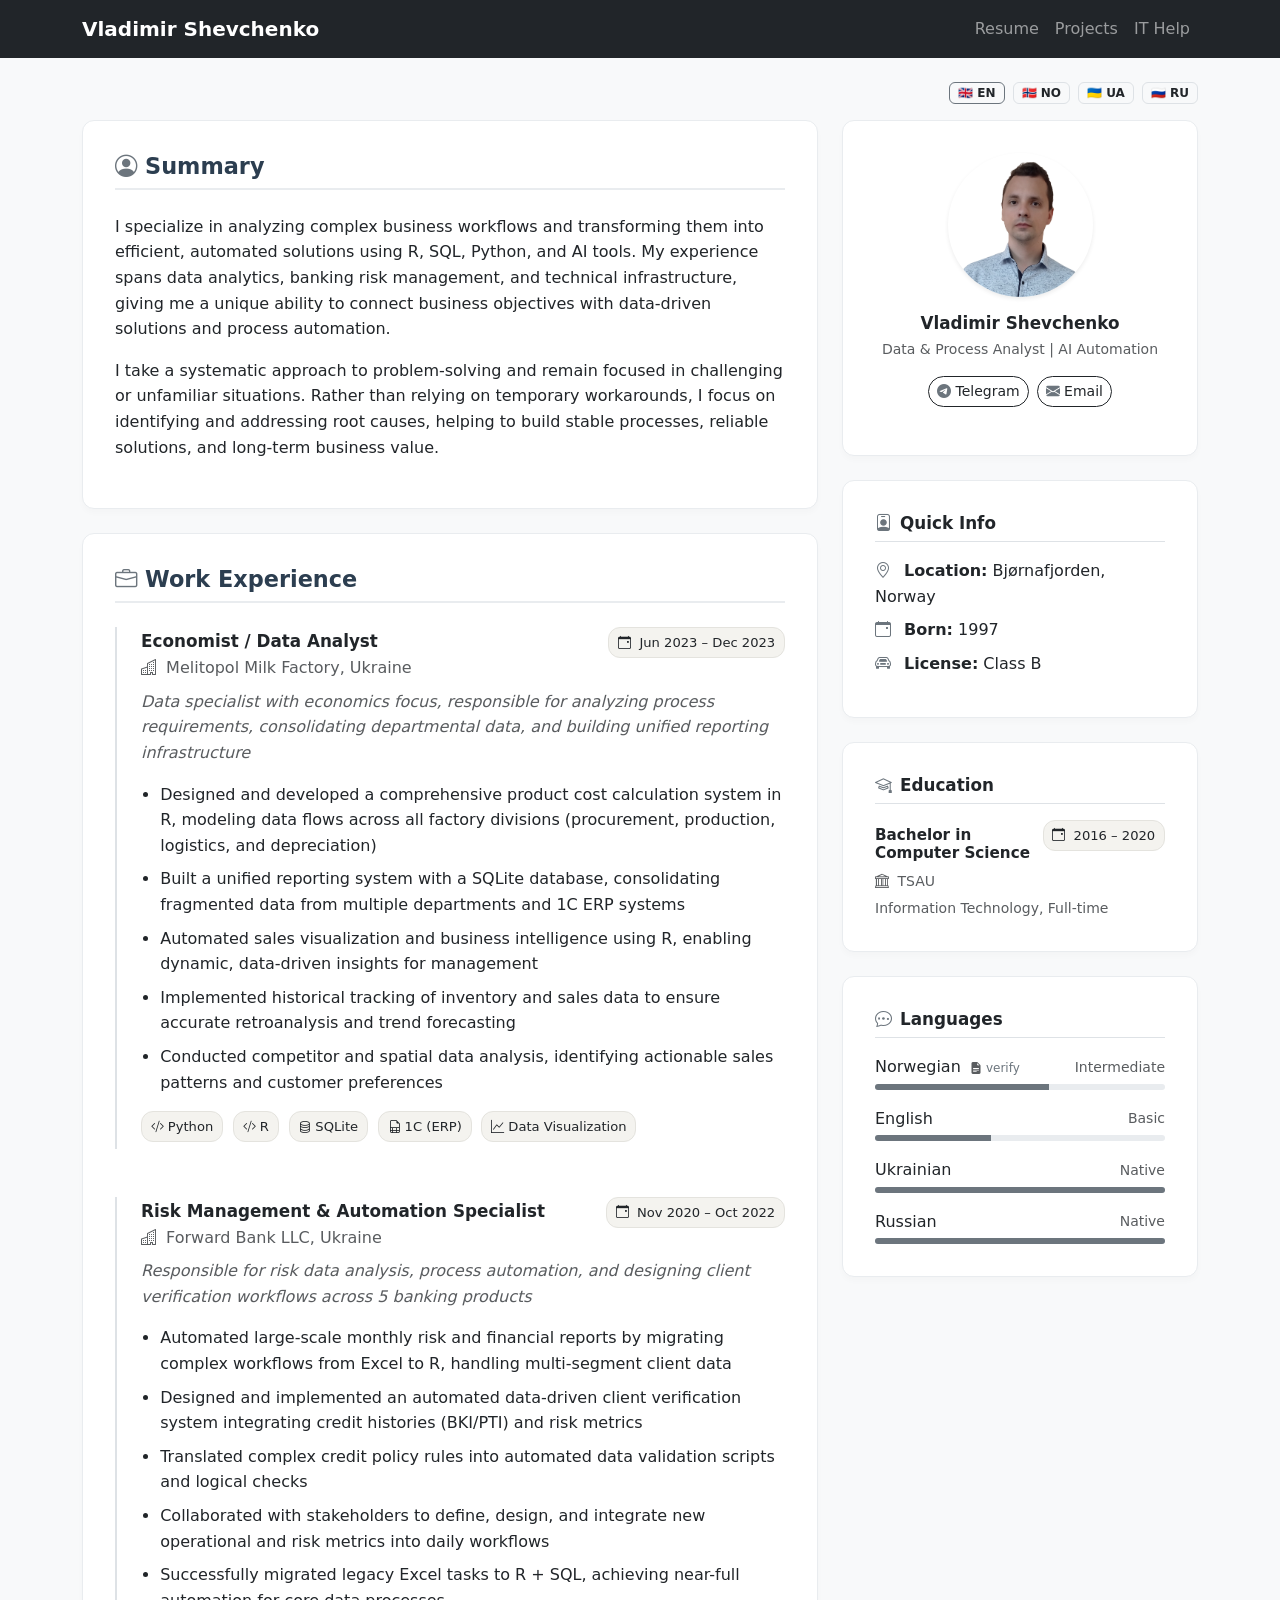
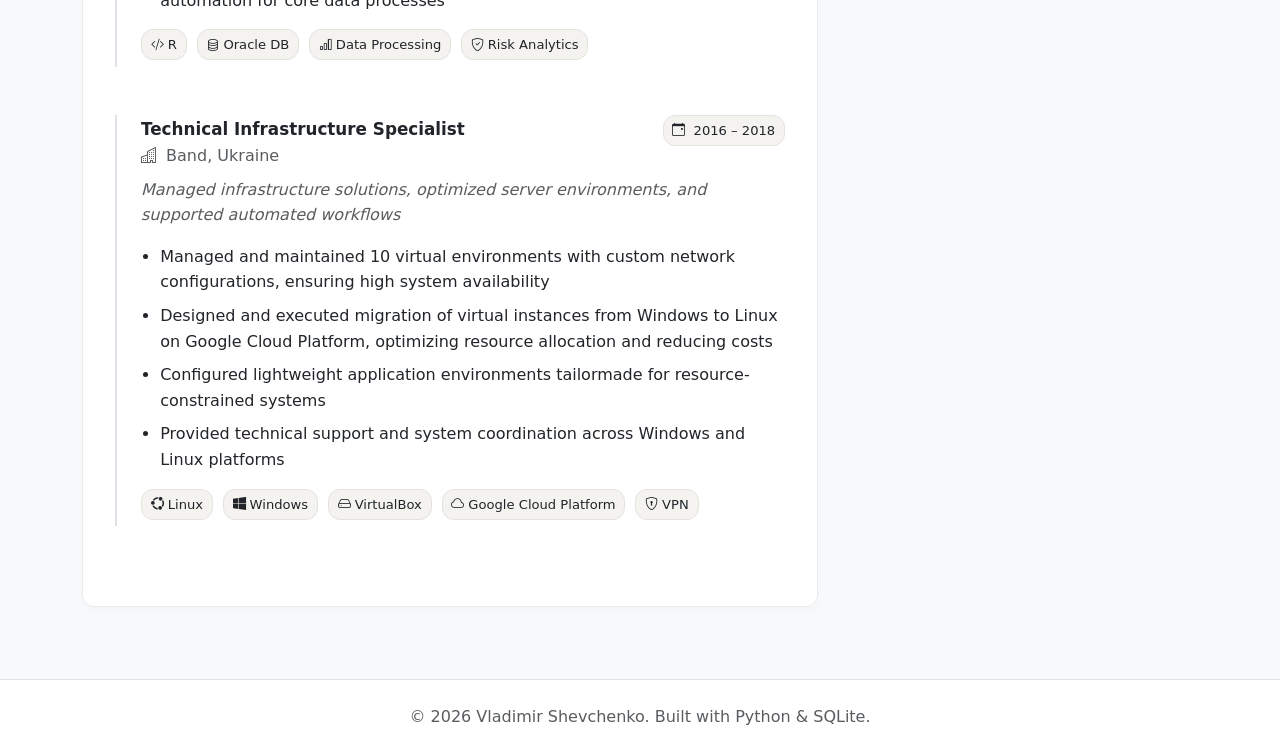
<file: index.html>
<!DOCTYPE html>
<html lang="en">
<head>
    <meta charset="UTF-8">
    <meta name="viewport" content="width=device-width, initial-scale=1.0">
    <title>Vladimir Shevchenko - Resume - Portfolio</title>
    
    <!-- Базовые мета-теги SEO -->
    <meta name="description" content="Vladimir Shevchenko - Data Analyst & IT Specialist portfolio and resume. Experience in automation, reporting, and risk analytics.">
    <meta name="author" content="Vladimir Shevchenko">

    <!-- Open Graph (Превью для Telegram, LinkedIn и др.) -->
    <meta property="og:type" content="website">
    <meta property="og:title" content="Vladimir Shevchenko - Resume">
    <meta property="og:description" content="Data analyst and IT specialist with strong experience in process automation, reporting systems, and risk analytics.">
    <meta property="og:image" content="assets/about/profile.jpg">
    <meta property="og:site_name" content="Vladimir Shevchenko Portfolio">

    <!-- Twitter Cards -->
    <meta name="twitter:card" content="summary">
    <meta name="twitter:title" content="Vladimir Shevchenko - Resume">
    <meta name="twitter:description" content="Data analyst and IT specialist with strong experience in process automation, reporting systems, and risk analytics.">
    <meta name="twitter:image" content="assets/about/profile.jpg">

    <!-- Bootstrap 5 CSS & Icons -->
    <link href="https://cdn.jsdelivr.net/npm/bootstrap@5.3.0/dist/css/bootstrap.min.css" rel="stylesheet">
    <link href="https://cdn.jsdelivr.net/npm/bootstrap-icons@1.10.0/font/bootstrap-icons.css" rel="stylesheet">
    
    <!-- Стили подсветки синтаксиса и кастомные стили -->
    <link href="assets/pygments.css" rel="stylesheet">
    <link href="assets/style.css" rel="stylesheet">
    
    <!-- Место для кастомных стилей отдельных страниц -->
    
</head>
<body>

    <nav class="navbar navbar-expand-lg navbar-dark bg-dark mb-4">
        <div class="container">
            <!-- Динамическое имя в бренде навигационной панели -->
            <a class="navbar-brand fw-bold" href=".">Vladimir Shevchenko</a>
            <button class="navbar-toggler" type="button" data-bs-toggle="collapse" data-bs-target="#navbarNav">
                <span class="navbar-toggler-icon"></span>
            </button>
            <div class="collapse navbar-collapse" id="navbarNav">
                <ul class="navbar-nav ms-auto">
                    <li class="nav-item">
                        <a class="nav-link" href=".">Resume</a>
                    </li>
                    <li class="nav-item">
                        <a class="nav-link" href="./projects">Projects</a>
                    </li>
                    <li class="nav-item">
                        <a class="nav-link" href="./it-help">IT Help</a>
                    </li>
                </ul>
            </div>
        </div>
    </nav>

    <main class="container mb-5">
        

<!-- Переключатель языков -->
<div class="d-flex justify-content-end gap-2 mb-3">
    
    <a href="/" class="badge bg-light text-dark border text-decoration-none px-2 py-1 border-secondary fw-bold">
        🇬🇧 EN
    </a>
    
    <a href="./no" class="badge bg-light text-dark border text-decoration-none px-2 py-1 ">
        🇳🇴 NO
    </a>
    
    <a href="./ua" class="badge bg-light text-dark border text-decoration-none px-2 py-1 ">
        🇺🇦 UA
    </a>
    
    <a href="./ru" class="badge bg-light text-dark border text-decoration-none px-2 py-1 ">
        🇷🇺 RU
    </a>
    
</div>

<div class="row">

    <!-- Левая колонка (Контент резюме) -->
    <div class="col-12 col-md-8 order-2 order-md-1">
        <!-- Карточка 1: Summary -->
        <div class="custom-card">
            <h2><i class="bi bi-person-circle me-2 text-secondary"></i>Summary</h2>
            <p>I specialize in analyzing complex business workflows and transforming them into efficient, automated solutions using R, SQL, Python, and AI tools. My experience spans data analytics, banking risk management, and technical infrastructure, giving me a unique ability to connect business objectives with data-driven solutions and process automation.</p>
            <p>I take a systematic approach to problem-solving and remain focused in challenging or unfamiliar situations. Rather than relying on temporary workarounds, I focus on identifying and addressing root causes, helping to build stable processes, reliable solutions, and long-term business value.</p>
        </div>
        <!-- Карточка 2: Work Experience -->
        <div class="custom-card">
            <h2><i class="bi bi-briefcase me-2 text-secondary"></i>Work Experience</h2>
            
            <div class="timeline-item mb-5">
                <div class="timeline-content">
                    <!-- Адаптивный контейнер заголовка вакансии (стек на мобильных, строка на ПК) -->
                    <div class="d-flex flex-column flex-sm-row justify-content-sm-between align-items-sm-baseline mb-2">
                        <div>
                            <h4 class="mb-1 text-dark fw-bold">Economist / Data Analyst</h4>
                            <p class="text-muted mb-0"><i class="bi bi-buildings me-1"></i> Melitopol Milk Factory, Ukraine</p>
                        </div>
                        <span class="date-badge mt-2 mt-sm-0"><i class="bi bi-calendar-event me-1"></i> Jun 2023 – Dec 2023</span>
                    </div>
                    <p class="mb-3 fst-italic text-muted">Data specialist with economics focus, responsible for analyzing process requirements, consolidating departmental data, and building unified reporting infrastructure</p>
                    <div class="achievement-section mb-3">
                        <ul class="achievement-list">
                            
                            <li>Designed and developed a comprehensive product cost calculation system in R, modeling data flows across all factory divisions (procurement, production, logistics, and depreciation)</li>
                            
                            <li>Built a unified reporting system with a SQLite database, consolidating fragmented data from multiple departments and 1C ERP systems</li>
                            
                            <li>Automated sales visualization and business intelligence using R, enabling dynamic, data-driven insights for management</li>
                            
                            <li>Implemented historical tracking of inventory and sales data to ensure accurate retroanalysis and trend forecasting</li>
                            
                            <li>Conducted competitor and spatial data analysis, identifying actionable sales patterns and customer preferences</li>
                            
                        </ul>
                    </div>
                    <div class="tech-tags">
                        
                        <span class="tech-badge"><i class="bi bi-code-slash me-1"></i>Python</span>
                        
                        <span class="tech-badge"><i class="bi bi-code-slash me-1"></i>R</span>
                        
                        <span class="tech-badge"><i class="bi bi-database me-1"></i>SQLite</span>
                        
                        <span class="tech-badge"><i class="bi bi-file-earmark-spreadsheet me-1"></i>1C (ERP)</span>
                        
                        <span class="tech-badge"><i class="bi bi-graph-up me-1"></i>Data Visualization</span>
                        
                    </div>
                </div>
            </div>
            
            <div class="timeline-item mb-5">
                <div class="timeline-content">
                    <!-- Адаптивный контейнер заголовка вакансии (стек на мобильных, строка на ПК) -->
                    <div class="d-flex flex-column flex-sm-row justify-content-sm-between align-items-sm-baseline mb-2">
                        <div>
                            <h4 class="mb-1 text-dark fw-bold">Risk Management &amp; Automation Specialist</h4>
                            <p class="text-muted mb-0"><i class="bi bi-buildings me-1"></i> Forward Bank LLC, Ukraine</p>
                        </div>
                        <span class="date-badge mt-2 mt-sm-0"><i class="bi bi-calendar-event me-1"></i> Nov 2020 – Oct 2022</span>
                    </div>
                    <p class="mb-3 fst-italic text-muted">Responsible for risk data analysis, process automation, and designing client verification workflows across 5 banking products</p>
                    <div class="achievement-section mb-3">
                        <ul class="achievement-list">
                            
                            <li>Automated large-scale monthly risk and financial reports by migrating complex workflows from Excel to R, handling multi-segment client data</li>
                            
                            <li>Designed and implemented an automated data-driven client verification system integrating credit histories (BKI/PTI) and risk metrics</li>
                            
                            <li>Translated complex credit policy rules into automated data validation scripts and logical checks</li>
                            
                            <li>Collaborated with stakeholders to define, design, and integrate new operational and risk metrics into daily workflows</li>
                            
                            <li>Successfully migrated legacy Excel tasks to R + SQL, achieving near-full automation for core data processes</li>
                            
                        </ul>
                    </div>
                    <div class="tech-tags">
                        
                        <span class="tech-badge"><i class="bi bi-code-slash me-1"></i>R</span>
                        
                        <span class="tech-badge"><i class="bi bi-database me-1"></i>Oracle DB</span>
                        
                        <span class="tech-badge"><i class="bi bi-bar-chart me-1"></i>Data Processing</span>
                        
                        <span class="tech-badge"><i class="bi bi-shield-check me-1"></i>Risk Analytics</span>
                        
                    </div>
                </div>
            </div>
            
            <div class="timeline-item mb-5">
                <div class="timeline-content">
                    <!-- Адаптивный контейнер заголовка вакансии (стек на мобильных, строка на ПК) -->
                    <div class="d-flex flex-column flex-sm-row justify-content-sm-between align-items-sm-baseline mb-2">
                        <div>
                            <h4 class="mb-1 text-dark fw-bold">Technical Infrastructure Specialist</h4>
                            <p class="text-muted mb-0"><i class="bi bi-buildings me-1"></i> Band, Ukraine</p>
                        </div>
                        <span class="date-badge mt-2 mt-sm-0"><i class="bi bi-calendar-event me-1"></i> 2016 – 2018</span>
                    </div>
                    <p class="mb-3 fst-italic text-muted">Managed infrastructure solutions, optimized server environments, and supported automated workflows</p>
                    <div class="achievement-section mb-3">
                        <ul class="achievement-list">
                            
                            <li>Managed and maintained 10 virtual environments with custom network configurations, ensuring high system availability</li>
                            
                            <li>Designed and executed migration of virtual instances from Windows to Linux on Google Cloud Platform, optimizing resource allocation and reducing costs</li>
                            
                            <li>Configured lightweight application environments tailormade for resource-constrained systems</li>
                            
                            <li>Provided technical support and system coordination across Windows and Linux platforms</li>
                            
                        </ul>
                    </div>
                    <div class="tech-tags">
                        
                        <span class="tech-badge"><i class="bi bi-ubuntu me-1"></i>Linux</span>
                        
                        <span class="tech-badge"><i class="bi bi-windows me-1"></i>Windows</span>
                        
                        <span class="tech-badge"><i class="bi bi-hdd me-1"></i>VirtualBox</span>
                        
                        <span class="tech-badge"><i class="bi bi-cloud me-1"></i>Google Cloud Platform</span>
                        
                        <span class="tech-badge"><i class="bi bi-shield-lock me-1"></i>VPN</span>
                        
                    </div>
                </div>
            </div>
            
        </div>
        <!-- Карточка 3: References -->
        <div class="custom-card print-only">
            <h2><i class="bi bi-people me-2 text-secondary"></i>References</h2>
            <div class="row g-3 print-row-compact">
                
                <div class="col-12 col-sm-6 mb-2 mb-sm-0">
                    <p class="mb-1 text-dark fw-bold"><i class="bi bi-person text-secondary me-1"></i>Ann Kristin Mjøsund – Program Counselor, Refugee Service</p>
                    <div class="ps-3 d-flex flex-wrap gap-3">
                        
                        <span class="small text-muted"><i class="bi bi-telephone text-secondary me-1"></i>+47 477 82 063</span>
                        
                        
                        <span class="small text-muted"><i class="bi bi-envelope text-secondary me-1"></i>anmj@bjornafjorden.kommune.no</span>
                        
                    </div>
                </div>
                
                <div class="col-12 col-sm-6 mb-2 mb-sm-0">
                    <p class="mb-1 text-dark fw-bold"><i class="bi bi-person text-secondary me-1"></i>Bjørn Sivertsen – Elderly Center Manager</p>
                    <div class="ps-3 d-flex flex-wrap gap-3">
                        
                        <span class="small text-muted"><i class="bi bi-telephone text-secondary me-1"></i>+47 913 83 884</span>
                        
                        
                    </div>
                </div>
                
            </div>
        </div>
    </div>

    <!-- Правая колонка (Сайдбар) -->
    <div class="col-12 col-md-4 order-1 order-md-2">
        <!-- Карточка 1: Профиль и Контакты -->
        <div class="custom-card text-center">
            <!-- Динамическое имя в альтернативном тексте картинки -->
            <img src="assets/about/profile.jpg" class="rounded-circle shadow-sm mb-3 mx-auto d-block" style="width: 50%;" alt="Vladimir Shevchenko">
            
            <!-- Обязательный контейнер-группиратор для печати -->
            <div class="profile-details">
                <!-- Динамическое имя в заголовке профиля -->
                <h4 class="mb-1 text-dark fw-bold">Vladimir Shevchenko</h4>
                <p class="text-muted small mb-3 subtitle-p">Data &amp; Process Analyst | AI Automation</p>
                
                <!-- Контакты для веб-версии -->
                <div class="contact-links d-flex justify-content-center gap-2 mb-3">
                    <a href="https://t.me/enopheron" class="btn btn-outline-dark btn-sm rounded-pill"><i class="bi bi-telegram text-secondary"></i> Telegram</a>
                    <a href="mailto:enopheron@gmx.com" class="btn btn-outline-dark btn-sm rounded-pill"><i class="bi bi-envelope-fill text-secondary"></i> Email</a>
                </div>
                
                <!-- Контакты для печати (скрыты на веб-версии через CSS) -->
                <div class="print-only">
                    <span><i class="bi bi-telegram text-secondary me-1"></i> t.me/enopheron</span>
                    <span><i class="bi bi-envelope-fill text-secondary me-1"></i> enopheron@gmx.com</span>
                    <span><i class="bi bi-telephone-fill text-secondary me-1"></i> +47 48 678 388</span>
                </div>
            </div>
        </div>

        <!-- Карточка 2: Quick Info -->
        <div class="custom-card">
            <h4 class="border-bottom pb-2 mb-3 text-dark fw-bold"><i class="bi bi-person-badge me-2 text-secondary"></i>Quick Info</h4>
            <ul class="list-unstyled mb-0">
                <li class="mb-2"><i class="bi bi-geo-alt me-2 text-secondary"></i> <strong>Location:</strong> Bjørnafjorden, Norway</li>
                <li class="mb-2"><i class="bi bi-calendar-event me-2 text-secondary"></i> <strong>Born:</strong> 1997</li>
                <li class="mb-2"><i class="bi bi-car-front me-2 text-secondary"></i> <strong>License:</strong> Class B</li>
            </ul>
        </div>

        <!-- Карточка 3: Education (Перенесена сюда) -->
        <div class="custom-card">
            <h4 class="border-bottom pb-2 mb-3 text-dark fw-bold"><i class="bi bi-mortarboard me-2 text-secondary"></i>Education</h4>
            <div class="d-flex justify-content-between align-items-baseline mb-2">
                <h5 class="mb-0 text-dark fw-bold" style="font-size: 0.95rem !important;">Bachelor in Computer Science</h5>
                <span class="date-badge"><i class="bi bi-calendar-event me-1"></i> 2016 – 2020</span>
            </div>
            <p class="text-muted small mb-1"><i class="bi bi-bank me-1"></i> TSAU</p>
            <p class="mb-0 small text-muted">Information Technology, Full-time</p>
        </div>

        <!-- Карточка 4: Languages -->
        <div class="custom-card">
            <h4 class="border-bottom pb-2 mb-3 text-dark fw-bold"><i class="bi bi-chat-dots me-2 text-secondary"></i>Languages</h4>
            
            <div class="mb-3">
                <div class="d-flex justify-content-between mb-1 align-items-center">
                    <span>
                        Norwegian
                        
                        <a href="assets/about/norwegian_exam.avif" target="_blank" class="ms-1 small text-decoration-none text-secondary d-inline-flex align-items-center d-print-none" style="font-size: 0.75rem;">
                            <i class="bi bi-file-earmark-text-fill text-muted me-1"></i>verify
                        </a>
                        
                    </span>
                    <span class="text-muted small">Intermediate</span>
                </div>
                <div class="progress" style="height: 6px;">
                    <div class="progress-bar bg-secondary" role="progressbar" style="width: 60%"></div>
                </div>
            </div>
            
            <div class="mb-3">
                <div class="d-flex justify-content-between mb-1 align-items-center">
                    <span>
                        English
                        
                    </span>
                    <span class="text-muted small">Basic</span>
                </div>
                <div class="progress" style="height: 6px;">
                    <div class="progress-bar bg-secondary" role="progressbar" style="width: 40%"></div>
                </div>
            </div>
            
            <div class="mb-3">
                <div class="d-flex justify-content-between mb-1 align-items-center">
                    <span>
                        Ukrainian
                        
                    </span>
                    <span class="text-muted small">Native</span>
                </div>
                <div class="progress" style="height: 6px;">
                    <div class="progress-bar bg-secondary" role="progressbar" style="width: 100%"></div>
                </div>
            </div>
            
            <div class="mb-0">
                <div class="d-flex justify-content-between mb-1 align-items-center">
                    <span>
                        Russian
                        
                    </span>
                    <span class="text-muted small">Native</span>
                </div>
                <div class="progress" style="height: 6px;">
                    <div class="progress-bar bg-secondary" role="progressbar" style="width: 100%"></div>
                </div>
            </div>
            
        </div>
        <!-- Карточка 5: QR-код (Только для печати) -->
        <div class="custom-card qr-card d-none d-print-block">
            <img src="assets/about/qr-code.svg" alt="Scan to visit">
            <span class="qr-label">Website</span>
        </div>
    </div>

</div>

    </main>

    <!-- Динамическое имя в футере -->
    <footer class="text-center text-muted py-4 border-top mt-5 bg-white">
        <p class="mb-0">© 2026 Vladimir Shevchenko. Built with Python & SQLite.</p>
    </footer>

    <script src="https://cdn.jsdelivr.net/npm/bootstrap@5.3.0/dist/js/bootstrap.bundle.min.js"></script>
    
    <!-- Место для кастомных скриптов отдельных страниц -->
    
</body>
</html>
</file>
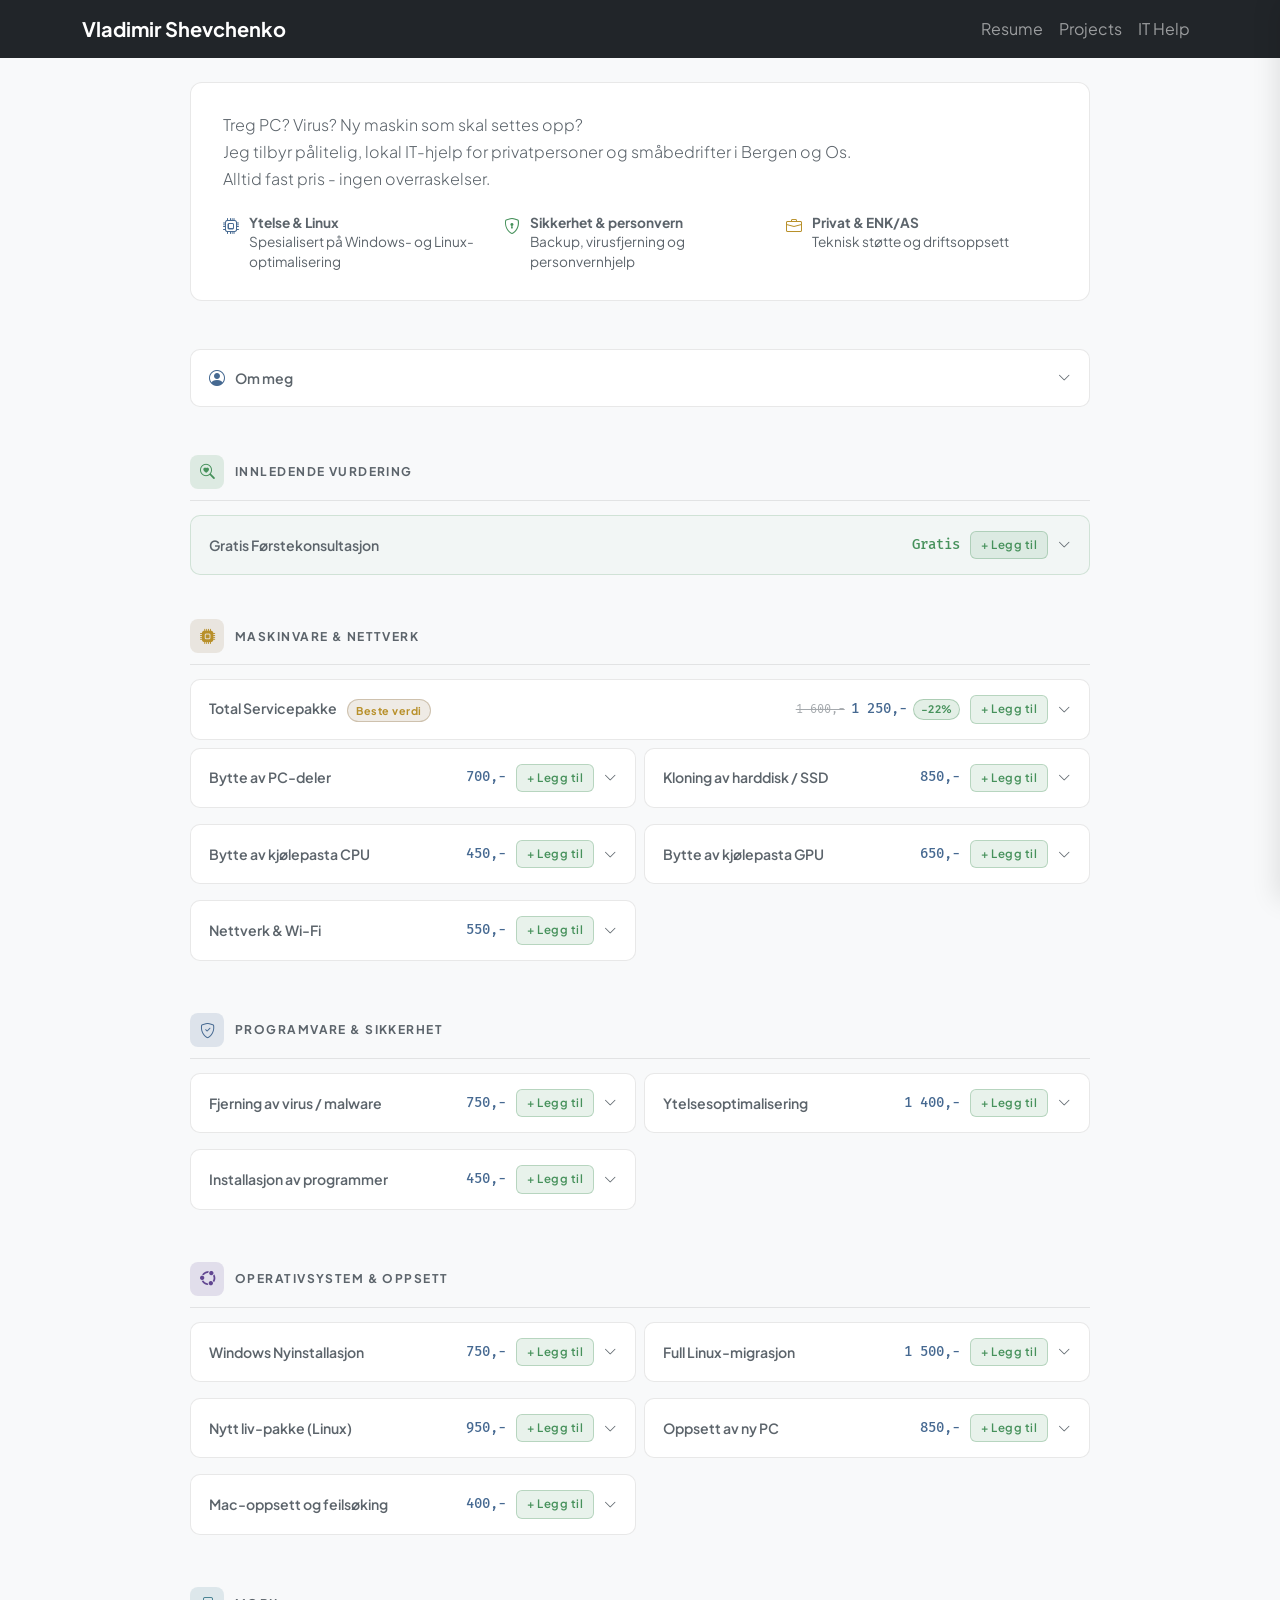
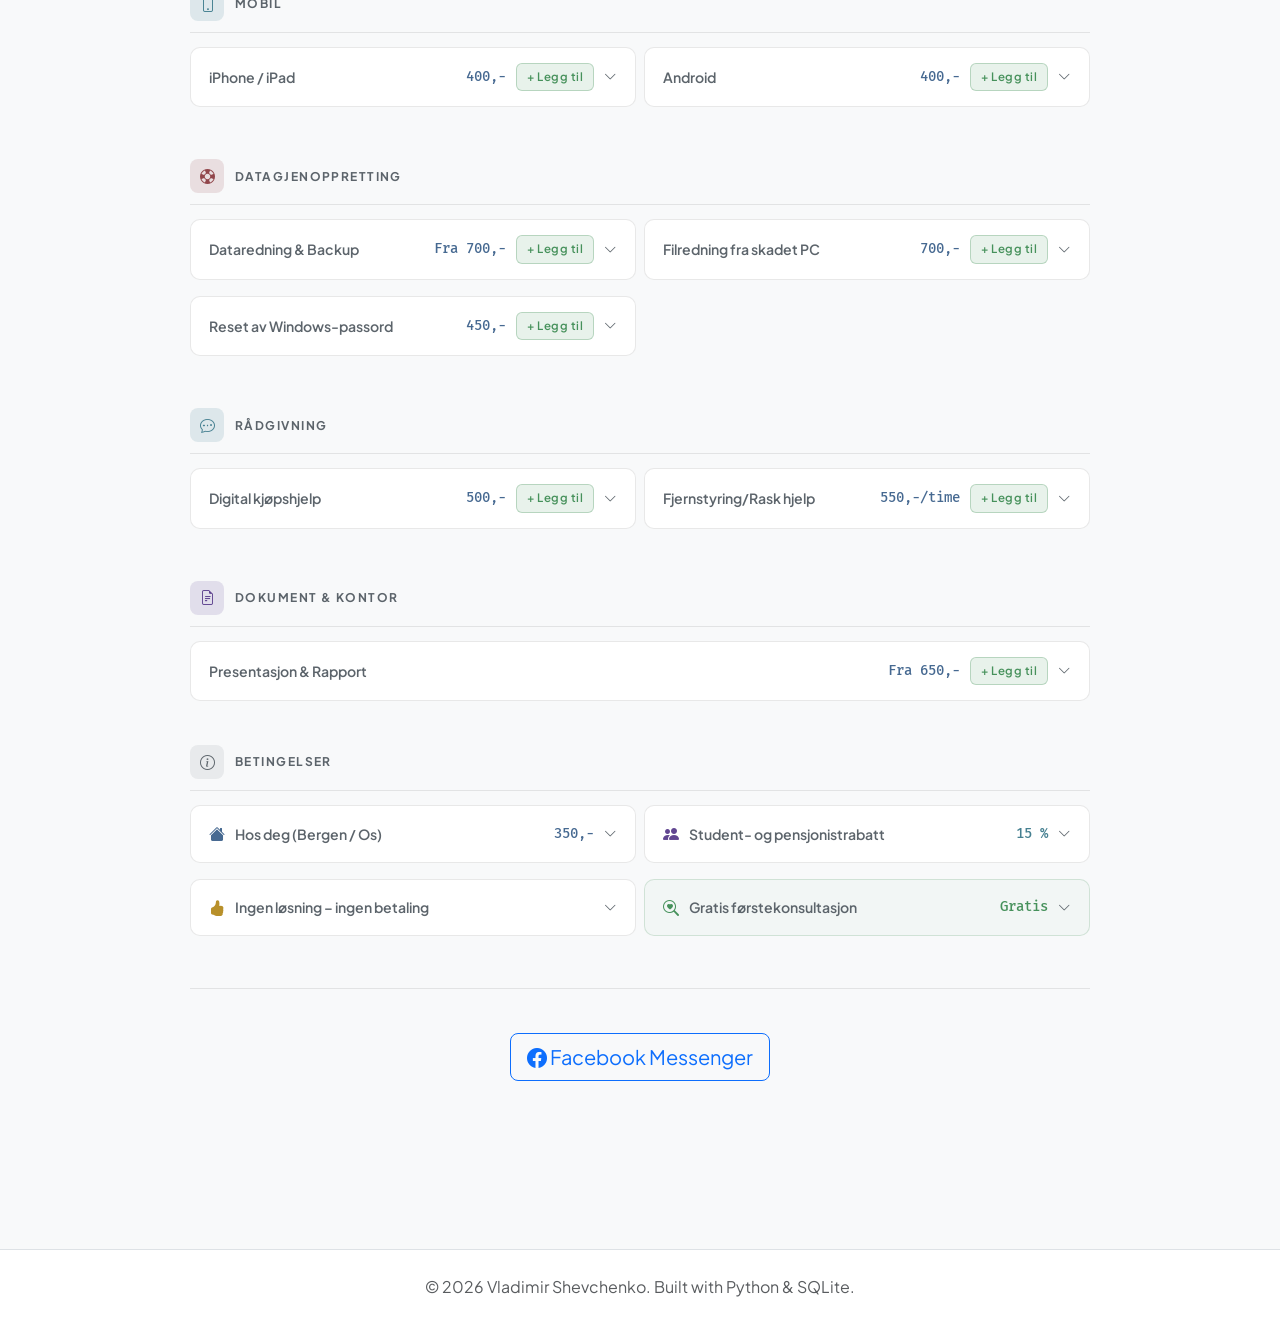
<file: it-help/index.html>
<!DOCTYPE html>
<html lang="no">
<head>
    <meta charset="UTF-8">
    <meta name="viewport" content="width=device-width, initial-scale=1.0">
    <title>IT-Konsulent - Vladimir Shevchenko - Portfolio</title>
    
    <!-- Базовые мета-теги SEO -->
    <meta name="description" content="Vladimir Shevchenko - Data Analyst & IT Specialist portfolio and resume. Experience in automation, reporting, and risk analytics.">
    <meta name="author" content="Vladimir Shevchenko">

    <!-- Open Graph (Превью для Telegram, LinkedIn и др.) -->
    <meta property="og:type" content="website">
    <meta property="og:title" content="IT-Konsulent - Vladimir Shevchenko">
    <meta property="og:description" content="Data analyst and IT specialist with strong experience in process automation, reporting systems, and risk analytics.">
    <meta property="og:image" content="..//assets/about/profile.jpg">
    <meta property="og:site_name" content="Vladimir Shevchenko Portfolio">

    <!-- Twitter Cards -->
    <meta name="twitter:card" content="summary">
    <meta name="twitter:title" content="IT-Konsulent - Vladimir Shevchenko">
    <meta name="twitter:description" content="Data analyst and IT specialist with strong experience in process automation, reporting systems, and risk analytics.">
    <meta name="twitter:image" content="..//assets/about/profile.jpg">

    <!-- Bootstrap 5 CSS & Icons -->
    <link href="https://cdn.jsdelivr.net/npm/bootstrap@5.3.0/dist/css/bootstrap.min.css" rel="stylesheet">
    <link href="https://cdn.jsdelivr.net/npm/bootstrap-icons@1.10.0/font/bootstrap-icons.css" rel="stylesheet">
    
    <!-- Стили подсветки синтаксиса и кастомные стили -->
    <link href="..//assets/pygments.css" rel="stylesheet">
    <link href="..//assets/style.css" rel="stylesheet">
    
    <!-- Место для кастомных стилей отдельных страниц -->
    
<!-- Подключение Google Fonts и кастомных стилей прайс-листа из выделенной подпапки -->
<link href="https://fonts.googleapis.com/css2?family=Fira+Mono&family=Plus+Jakarta+Sans:wght@400;700&display=swap" rel="stylesheet">
<link href="/assets/it-help/it-services-pricing.css" rel="stylesheet">

</head>
<body>

    <nav class="navbar navbar-expand-lg navbar-dark bg-dark mb-4">
        <div class="container">
            <!-- Динамическое имя в бренде навигационной панели -->
            <a class="navbar-brand fw-bold" href="..//no">Vladimir Shevchenko</a>
            <button class="navbar-toggler" type="button" data-bs-toggle="collapse" data-bs-target="#navbarNav">
                <span class="navbar-toggler-icon"></span>
            </button>
            <div class="collapse navbar-collapse" id="navbarNav">
                <ul class="navbar-nav ms-auto">
                    <li class="nav-item">
                        <a class="nav-link" href="..//no">Resume</a>
                    </li>
                    <li class="nav-item">
                        <a class="nav-link" href="..//projects">Projects</a>
                    </li>
                    <li class="nav-item">
                        <a class="nav-link" href="..//it-help">IT Help</a>
                    </li>
                </ul>
            </div>
        </div>
    </nav>

    <main class="container mb-5">
        
<div class="pg">

<!-- ABOUT -->
<div class="about-card">
  <p class="lead">
    Treg PC? Virus? Ny maskin som skal settes opp?<br>
    Jeg tilbyr pålitelig, lokal IT-hjelp for privatpersoner og småbedrifter i Bergen og Os.<br>
    Alltid fast pris - ingen overraskelser.
  </p>
  <ul class="feats">
    <li><i class="bi bi-cpu" style="color:var(--accent);"></i><span><strong style="color:var(--text);">Ytelse &amp; Linux</strong><br>Spesialisert på Windows- og Linux-optimalisering</span></li>
    <li><i class="bi bi-shield-lock" style="color:var(--green);"></i><span><strong style="color:var(--text);">Sikkerhet &amp; personvern</strong><br>Backup, virusfjerning og personvernhjelp</span></li>
    <li><i class="bi bi-briefcase" style="color:var(--gold);"></i><span><strong style="color:var(--text);">Privat &amp; ENK/AS</strong><br>Teknisk støtte og driftsoppsett</span></li>
  </ul>
</div>

<!-- BIO -->
<div class="svc bio-svc">
  <div class="svc-trigger">
    <div class="svc-left">
      <i class="bi bi-person-circle" style="color:var(--accent);font-size:1rem;"></i>
      <span class="svc-name">Om meg</span>
    </div>
    <div class="svc-right">
      <i class="bi bi-chevron-down svc-chevron"></i>
    </div>
  </div>
  <div class="svc-body"><div class="svc-body-inner">
    <p class="detail-desc">Jeg heter Vladimir, bor i Bjørnafjorden og tilbyr IT-hjelp til privatpersoner i Bergen og Os</p>
    <p class="detail-desc" style="margin-top:10px;">Jeg har bachelor i informatikk og jobbet som teknisk spesialist med IT-støtte, programvareinstallasjon og systemkonfigurasjon for Windows og Linux. De siste fire månedene hjelper jeg eldre med IT-spørsmål på et lokalt eldresenter — det har gitt meg erfaring med å forklare tekniske چیز на ясном и доступном языке</p>
    <p class="detail-desc" style="margin-top:10px;">Linux har vært mitt daglige system i fire år, og я работаю с языками программирования Python, R и SQL. Я высоко ценю честность и пунктуальность — вы всегда получите четкую оценку до начала работы</p>
    <a href="/no" class="bio-link"><i class="bi bi-arrow-right-circle"></i> Les mer om meg</a>
  </div></div>
</div>

<!-- 1. INNLEDENDE VURDERING -->
<div class="cat">
  <div class="cat-hd">
    <div class="cat-ic ic-green"><i class="bi bi-search-heart"></i></div>
    <p class="cat-label">Innledende vurdering</p>
  </div>

  <div class="svc free-svc" data-name="Konsultasjon" data-price="0">
    <div class="svc-trigger">
      <div class="svc-left"><span class="svc-name">Gratis Førstekonsultasjon</span></div>
      <div class="svc-right"><span class="svc-price free">Gratis</span><button class="btn-add">+ Legg til</button><i class="bi bi-chevron-down svc-chevron"></i></div>
    </div>
    <div class="svc-body"><div class="svc-body-inner">
      <p class="detail-desc">Usikker på hva du trenger? Vi snakker om problemet og finner riktig løsning</p>
      <div class="detail-grid">
        <div class="detail-box">
          <p class="detail-box-title"><i class="bi bi-check2-circle" style="color:var(--green);"></i> Hva inngår (avhenger av situasjonen)</p>
          <ul>
            <li>Samtale om dine behov og forventninger</li>
            <li>Ved ytelsesproblemer: systemlogg, oppstartstid, S.M.A.R.T.</li>
            <li>Ved maskinvarebytte: informasjon om prosessen</li>
            <li>Ved nyoppsett: kartlegging av programbehov</li>
            <li>Anbefaling av riktig tjeneste og estimert pris</li>
          </ul>
        </div>
        <div class="detail-box">
          <p class="detail-box-title"><i class="bi bi-info-circle" style="color:var(--accent);"></i> Praktisk info</p>
          <ul>
            <li class="time">Tidsbruk: 10–30 min</li>
            <li>Du bestemmer selv om du vil gå videre</li>
            <li>Kan gjøres via fjerntilkobling eller på stedet</li>
            <li class="home">Besøk hos deg faktureres: 350,-</li>
          </ul>
        </div>
      </div>
    </div></div>
  </div>
</div>

<!-- 2. MASKINVARE & NETTVERK -->
<div class="cat">
  <div class="cat-hd">
    <div class="cat-ic ic-orange"><i class="bi bi-cpu-fill"></i></div>
    <p class="cat-label">Maskinvare &amp; Nettverk</p>
  </div>

  <div class="svc" data-name="Total Servicepakke" data-price="1250">
    <div class="svc-trigger">
      <div class="svc-left"><span class="svc-name">Total Servicepakke <span class="badge-pop">Beste verdi</span></span></div>
      <div class="svc-right"><span class="svc-price-wrap"><s class="svc-price-old">1 600,-</s><span class="svc-price">1 250,-</span><span class="badge-discount">−22%</span></span><button class="btn-add">+ Legg til</button><i class="bi bi-chevron-down svc-chevron"></i></div>
    </div>
    <div class="svc-body"><div class="svc-body-inner">
      <p class="detail-desc">Kombinerer full fysisk rengjøring med programvareoptimalisering — alt i ett besøk til en samlet pris</p>
      <div class="detail-grid">
        <div class="detail-box">
          <p class="detail-box-title"><i class="bi bi-fan" style="color:var(--accent);"></i> Fysisk vedlikehold — 1100,-</p>
          <ul>
            <li>Åpner kabinettet og fjerner all støvansamling</li>
            <li>Renser CPU-kjøler, GPU-kjøler og alle vifter</li>
            <li>Fjerner gammel kjølepasta fra CPU og GPU</li>
            <li><span>Påfører ny kjølepasta på CPU og GPU <a href="https://www.arctic.de/en/MX-7/ACTCP00092A" target="_blank">Arctic MX-7</a></span></li>
            <li>Kontroll av GPU-temperatur før og etter</li>
          </ul>
        </div>
        <div class="detail-box">
          <p class="detail-box-title"><i class="bi bi-speedometer2" style="color:var(--purple);"></i> Programvare — 500,-</p>
          <ul>
            <li>Fjerning av bloatware og unødvendige programmer</li>
            <li>Optimalisering av oppstartssekvensen</li>
            <li>Rensing av midlertidige filer</li>
          </ul>
        </div>
        <div class="detail-box">
          <p class="detail-box-title"><i class="bi bi-x-circle" style="color:var(--red);"></i> Inngår ikke</p>
          <ul>
            <li class="no">Maskinvarebytte inngår ikke</li>
            <li class="no">Reinstallasjon av Windows inngår ikke</li>
          </ul>
        </div>
        <div class="detail-box">
          <p class="detail-box-title"><i class="bi bi-info-circle" style="color:var(--accent);"></i> Praktisk info</p>
          <ul>
            <li class="time">Tidsbruk: 2 – 3 timer</li>
            <li>Dine filer og innstillinger beholdes</li>
          </ul>
        </div>
      </div>
    </div></div>
  </div>

  <div class="grid2">

    <div class="svc" data-name="Bytte av PC-deler" data-price="700">
      <div class="svc-trigger">
        <div class="svc-left"><span class="svc-name">Bytte av PC-deler</span></div>
        <div class="svc-right"><span class="svc-price">700,-</span><button class="btn-add">+ Legg til</button><i class="bi bi-chevron-down svc-chevron"></i></div>
      </div>
      <div class="svc-body"><div class="svc-body-inner">
        <p class="detail-desc">Montering av deler du selv har kjøpt. Jeg installerer, konfigurerer og tester — du sørger for riktige komponenter</p>
        <div class="detail-box">
          <p class="detail-box-title"><i class="bi bi-check2-circle" style="color:var(--green);"></i> Hva inngår</p>
          <ul>
            <li>Grafikkort (GPU)</li>
            <li>RAM-minnepinner</li>
            <li>Prosessor (CPU) og kjøler</li>
            <li>Kabinettsvifter og strømforsyning (PSU)</li>
          </ul>
        </div>
        <div class="detail-box">
          <p class="detail-box-title"><i class="bi bi-info-circle" style="color:var(--accent);"></i> Praktisk info</p>
          <ul>
            <li class="time">Tidsbruk: 1 – 2 timer</li>
            <li class="no">Komponentvalg og bestilling inngår ikke</li>
          </ul>
        </div>
      </div></div>
    </div>

    <div class="svc" data-name="Kloning av harddisk / SSD" data-price="850">
      <div class="svc-trigger">
        <div class="svc-left"><span class="svc-name">Kloning av harddisk / SSD</span></div>
        <div class="svc-right"><span class="svc-price">850,-</span><button class="btn-add">+ Legg til</button><i class="bi bi-chevron-down svc-chevron"></i></div>
      </div>
      <div class="svc-body"><div class="svc-body-inner">
        <p class="detail-desc">Kopiering av alt til ny disk. Ingen reinstallasjon nødvendig</p>
        <div class="detail-box">
          <p class="detail-box-title"><i class="bi bi-check2-circle" style="color:var(--green);"></i> Hva inngår</p>
          <ul>
            <li>Sektor-for-sektor kopi av eksisterende disk</li>
            <li>Montering av ny disk i maskinen</li>
            <li>Verifisering av at systemet starter korrekt</li>
          </ul>
        </div>
        <div class="detail-box">
          <p class="detail-box-title"><i class="bi bi-info-circle" style="color:var(--accent);"></i> Praktisk info</p>
          <ul>
            <li class="time">Tidsbruk: 1 – 2 timer</li>
            <li class="no">Ny disk / SSD inngår ikke</li>
          </ul>
        </div>
      </div></div>
    </div>

    <div class="svc" data-name="Bytte av kjølepasta CPU" data-price="450">
      <div class="svc-trigger">
        <div class="svc-left"><span class="svc-name">Bytte av kjølepasta CPU</span></div>
        <div class="svc-right"><span class="svc-price">450,-</span><button class="btn-add">+ Legg til</button><i class="bi bi-chevron-down svc-chevron"></i></div>
      </div>
      <div class="svc-body"><div class="svc-body-inner">
        <p class="detail-desc">Ny termopasta på prosessoren gir raskere varmeavledning, lavere temperaturer og stabilere drift</p>
        <div class="detail-box">
          <p class="detail-box-title"><i class="bi bi-check2-circle" style="color:var(--green);"></i> Hva inngår</p>
          <ul>
            <li>Demontering av CPU-kjøler</li>
            <li><span>Fjerning av gammel pasta og påføring av ny <a href="https://www.arctic.de/en/MX-7/ACTCP00092A">Arctic MX-7</a></span></li>
            <li>Temperaturmåling før og etter</li>
          </ul>
        </div>
        <div class="detail-box">
          <p class="detail-box-title"><i class="bi bi-info-circle" style="color:var(--accent);"></i> Praktisk info</p>
          <ul>
            <li class="time">Tidsbruk: 30 – 60 min</li>
          </ul>
        </div>
      </div></div>
    </div>

    <div class="svc" data-name="Bytte av kjølepasta GPU" data-price="650">
      <div class="svc-trigger">
        <div class="svc-left"><span class="svc-name">Bytte av kjølepasta GPU</span></div>
        <div class="svc-right"><span class="svc-price">650,-</span><button class="btn-add">+ Legg til</button><i class="bi bi-chevron-down svc-chevron"></i></div>
      </div>
      <div class="svc-body"><div class="svc-body-inner">
        <p class="detail-desc">Ny termopasta på grafikkortet reduserer temperaturen under belastning, noe som gir bedre ytelse og lengre levetid</p>
        <div class="detail-box">
          <p class="detail-box-title"><i class="bi bi-check2-circle" style="color:var(--green);"></i> Hva inngår</p>
          <ul>
            <li>Demontering og åpning av GPU-kjøler</li>
            <li><span>Ny pasta på GPU-chip <a href="https://www.arctic.de/en/MX-7/ACTCP00092A">Arctic MX-7</a></span></li>
            <li>Kontroll av kjølepads (bytte anbefales — tillegg)</li>
            <li>Temperaturmåling under last</li>
          </ul>
        </div>
        <div class="detail-box">
          <p class="detail-box-title"><i class="bi bi-info-circle" style="color:var(--accent);"></i> Praktisk info</p>
          <ul>
            <li class="time">Tidsbruk: 1 – 2 timer</li>
          </ul>
        </div>
      </div></div>
    </div>

    <div class="svc" data-name="Nettverk & Wi-Fi" data-price="550">
      <div class="svc-trigger">
        <div class="svc-left"><span class="svc-name">Nettverk &amp; Wi-Fi</span></div>
        <div class="svc-right"><span class="svc-price">550,-</span><button class="btn-add">+ Legg til</button><i class="bi bi-chevron-down svc-chevron"></i></div>
      </div>
      <div class="svc-body"><div class="svc-body-inner">
        <p class="detail-desc">Oppsett av ruter, nettverk og tilkobling av alle enheter med stabilt signal</p>
        <div class="detail-box">
          <p class="detail-box-title"><i class="bi bi-check2-circle" style="color:var(--green);"></i> Hva inngår</p>
          <ul>
            <li>Tilkobling og oppsett av ruter</li>
            <li>Navngivning og sterkt passord</li>
            <li>Tilkobling av alle enheter</li>
          </ul>
        </div>
        <div class="detail-box">
          <p class="detail-box-title"><i class="bi bi-info-circle" style="color:var(--accent);"></i> Praktisk info</p>
          <ul>
            <li class="time">Tidsbruk: 30 – 60 min</li>
            <li class="no">VPN / mesh-nettverk inngår ikke — avtales separat</li>
          </ul>
        </div>
      </div></div>
    </div>

  </div>
</div>

<!-- 3. PROGRAMVARE & SIKKERHET -->
<div class="cat">
  <div class="cat-hd">
    <div class="cat-ic ic-blue"><i class="bi bi-shield-check"></i></div>
    <p class="cat-label">Programvare &amp; Sikkerhet</p>
  </div>
  <div class="grid2">

    <div class="svc" data-name="Fjerning av virus / malware" data-price="750">
      <div class="svc-trigger">
        <div class="svc-left"><span class="svc-name">Fjerning av virus / malware</span></div>
        <div class="svc-right"><span class="svc-price">750,-</span><button class="btn-add">+ Legg til</button><i class="bi bi-chevron-down svc-chevron"></i></div>
      </div>
      <div class="svc-body"><div class="svc-body-inner">
        <p class="detail-desc">Finner og fjerner all skadelig programvare. Inkluderer etterkontroll og råd om fremtidig beskyttelse</p>
        <div class="detail-box">
          <p class="detail-box-title"><i class="bi bi-check2-circle" style="color:var(--green);"></i> Hva inngår</p>
          <ul>
            <li>Scanning med several antivirusverktøy</li>
            <li>Manuell gjennomgang av oppstartsprogrammer</li>
            <li>Fjerning av adware, spyware og trojanske hester</li>
            <li>Rensing av nettleserutvidelser</li>
            <li>Råd om gratis antivirusløsning fremover</li>
          </ul>
        </div>
        <div class="detail-box">
          <p class="detail-box-title"><i class="bi bi-info-circle" style="color:var(--accent);"></i> Praktisk info</p>
          <ul>
            <li class="time">Tidsbruk: 1 – 2 timer</li>
            <li class="guarantee"><i class="bi bi-shield-check"></i>Garanti: 14 dager</li>
            <li class="no">Ransomware-gjenoppretting inngår ikke</li>
          </ul>
        </div>
      </div></div>
    </div>

    <div class="svc" data-name="Ytelsesoptimalisering" data-price="1400">
      <div class="svc-trigger">
        <div class="svc-left"><span class="svc-name">Ytelsesoptimalisering</span></div>
        <div class="svc-right"><span class="svc-price">1 400,-</span><button class="btn-add">+ Legg til</button><i class="bi bi-chevron-down svc-chevron"></i></div>
      </div>
      <div class="svc-body"><div class="svc-body-inner">
        <p class="detail-desc">Grundig systemtrimming — maskinen konfigureres for maksimal ytelse. Du merker forskjellen umiddelbart</p>
        <div class="detail-grid">
          <div class="detail-box">
            <p class="detail-box-title"><i class="bi bi-check2-circle" style="color:var(--green);"></i> Hva inngår</p>
            <ul>
              <li>Fjerning av alle unødvendige programmer</li>
              <li>Optimalisering av Windows-tjenester og oppstart</li>
              <li>Oppdatering av alle drivere</li>
              <li>Defragmentering (HDD) или TRIM (SSD)</li>
            </ul>
          </div>
          <div class="detail-box">
            <p class="detail-box-title"><i class="bi bi-info-circle" style="color:var(--accent);"></i> Praktisk info</p>
            <ul>
              <li class="time">Tidsbruk: 2 – 3 timer</li>
              <li>Dine filer og programmer beholdes</li>
              <li class="guarantee"><i class="bi bi-shield-check"></i>Garanti: 30 dager</li>
              <li class="no">Reinstallasjon av operativsystemet er ikke inkludert</li>
            </ul>
          </div>
        </div>
      </div></div>
    </div>

    <div class="svc" data-name="Installasjon av programmer" data-price="450">
      <div class="svc-trigger">
        <div class="svc-left"><span class="svc-name">Installasjon av programmer</span></div>
        <div class="svc-right"><span class="svc-price">450,-</span><button class="btn-add">+ Legg til</button><i class="bi bi-chevron-down svc-chevron"></i></div>
      </div>
      <div class="svc-body"><div class="svc-body-inner">
        <p class="detail-desc">Installasjon og konfigurasjon av vanlig bruker- og kontorprogramvare på Windows eller Linux. Gjelder ikke serveroppsett, databaser eller bedriftssystemer</p>
        <div class="detail-box">
          <p class="detail-box-title"><i class="bi bi-check2-circle" style="color:var(--green);"></i> Hva inngår</p>
          <ul>
            <li>Installasjon og konfigurasjon av ønskede programmer</li>
            <li>Bruker- og kontorprogramvare på Windows eller Linux</li>
            <li>Verifisering av at alt fungerer etter installasjon</li>
          </ul>
        </div>
        <div class="detail-box">
          <p class="detail-box-title"><i class="bi bi-info-circle" style="color:var(--accent);"></i> Praktisk info</p>
          <ul>
            <li>Kan gjøres via fjerntilkobling</li>
            <li class="no">Serveroppsett, databaser og bedriftssystemer inngår ikke</li>
          </ul>
        </div>
      </div></div>
    </div>

  </div>
</div>

<!-- 4. OPERATIVSYSTEM & OPPSETT -->
<div class="cat">
  <div class="cat-hd">
    <div class="cat-ic ic-purple"><i class="bi bi-ubuntu"></i></div>
    <p class="cat-label">Operativsystem &amp; Oppsett</p>
  </div>
  <div class="grid2">

    <div class="svc" data-name="Windows Nyinstallasjon" data-price="750">
      <div class="svc-trigger">
        <div class="svc-left"><span class="svc-name">Windows Nyinstallasjon</span></div>
        <div class="svc-right"><span class="svc-price">750,-</span><button class="btn-add">+ Legg til</button><i class="bi bi-chevron-down svc-chevron"></i></div>
      </div>
      <div class="svc-body"><div class="svc-body-inner">
        <p class="detail-desc">Ren Windows uten reklame-apper, full driveroppdatering. Windows-lisens aktiveres automatisk — ha Microsoft-kontoen klar</p>
        <div class="detail-box">
          <p class="detail-box-title"><i class="bi bi-check2-circle" style="color:var(--green);"></i> Hva inngår</p>
          <ul>
            <li>Fullstendig sletting av eksisterende Windows</li>
            <li>Installasjon av nyeste Windows 10 eller 11 (ren ISO)</li>
            <li>Installasjon av alle nødvendige drivere</li>
            <li>Deaktivering av unødvendige tjenester og telemetri</li>
          </ul>
        </div>
        <div class="detail-box">
          <p class="detail-box-title"><i class="bi bi-info-circle" style="color:var(--accent);"></i> Praktisk info</p>
          <ul>
            <li class="time">Tidsbruk: 1 – 2 timer</li>
            <li class="no">Backup av filer inngår ikke</li>
          </ul>
        </div>
        <div class="detail-note gold">OBS: All data slettes. Trenger du å bevare filer, se alternativet untenfor</div>
        <div class="sub">
          <div class="sub-name">Med backup <span class="sub-price">950,-</span></div>
          <p class="sub-desc">Backup av alle filer først, deretter ren installasjon — du mister ingenting. USB-pinne kreves (ikke inkludert, ny pinne +90,-)</p>
        </div>
      </div></div>
    </div>

    <div class="svc" data-name="Full Linux-migrasjon" data-price="1500">
      <div class="svc-trigger">
        <div class="svc-left"><span class="svc-name">Full Linux-migrasjon</span></div>
        <div class="svc-right"><span class="svc-price">1 500,-</span><button class="btn-add">+ Legg til</button><i class="bi bi-chevron-down svc-chevron"></i></div>
      </div>
      <div class="svc-body"><div class="svc-body-inner">
        <p class="detail-desc">Bytt ut Windows én gang for alle. Inkluderer distribusjonsvalg, installasjon og 45 min intro-kurs</p>
        <div class="detail-box">
          <p class="detail-box-title"><i class="bi bi-check2-circle" style="color:var(--green);"></i> Hva inngår</p>
          <ul>
            <li>Vurdering av riktig distribusjon (Ubuntu, Fedora, Mint o.l.)</li>
            <li>Installasjon og full systemoppsett</li>
            <li>Nettleser, kontoriprogrammer og mediespillere</li>
            <li>45 min intro-kurs: terminal og pakkebehandling</li>
          </ul>
        </div>
        <div class="detail-box">
          <p class="detail-box-title"><i class="bi bi-info-circle" style="color:var(--accent);"></i> Praktisk info</p>
          <ul>
            <li class="time">Tidsbruk: 2 – 3 timer</li>
          </ul>
        </div>
      </div></div>
    </div>

    <div class="svc" data-name="Nytt liv-pakke (Linux)" data-price="950">
      <div class="svc-trigger">
        <div class="svc-left"><span class="svc-name">Nytt liv-pakke (Linux)</span></div>
        <div class="svc-right"><span class="svc-price">950,-</span><button class="btn-add">+ Legg til</button><i class="bi bi-chevron-down svc-chevron"></i></div>
      </div>
      <div class="svc-body"><div class="svc-body-inner">
        <p class="detail-desc">Puster nytt liv i gamle PC-er som er for trege for Windows. Passer godt til nettsurfing, YouTube, e-post, nyheter og daglig bruk. I tillegg til å sette opp skrivebordsmiljøet installerer jeg alle programmene du trenger — tilpasset dine behov</p>
        <div class="detail-box">
          <p class="detail-box-title"><i class="bi bi-check2-circle" style="color:var(--green);"></i> Hva inngår</p>
          <ul>
            <li>Lettdistribusjon med gnome-shell eller enkel WM</li>
            <li>Nettleser, YouTube og e-post ferdig satt opp</li>
            <li>Installasjon av programmer tilpasset ditt bruk</li>
          </ul>
        </div>
        <div class="detail-box">
          <p class="detail-box-title"><i class="bi bi-info-circle" style="color:var(--accent);"></i> Praktisk info</p>
          <ul>
            <li class="time">Tidsbruk: 1,5 – 2,5 timer</li>
          </ul>
        </div>
      </div></div>
    </div>

    <div class="svc" data-name="Oppsett av ny PC" data-price="850">
      <div class="svc-trigger">
        <div class="svc-left"><span class="svc-name">Oppsett av ny PC</span></div>
        <div class="svc-right"><span class="svc-price">850,-</span><button class="btn-add">+ Legg til</button><i class="bi bi-chevron-down svc-chevron"></i></div>
      </div>
      <div class="svc-body"><div class="svc-body-inner">
        <p class="detail-desc">Ny PC satt opp skikkelig fra start — <a href="https://en.wikipedia.org/wiki/Software_bloat" target="_blank">bloatware</a> fjernet, drivere oppdatert, programmer installert</p>
        <div class="detail-box">
          <p class="detail-box-title"><i class="bi bi-check2-circle" style="color:var(--green);"></i> Hva inngår</p>
          <ul>
            <li>Fjerning av forhåndsinstallert <a href="https://en.wikipedia.org/wiki/Software_bloat" target="_blank">bloatware</a></li>
            <li>Oppdatering av Windows og alle drivere</li>
            <li>Installasjon av nettleser, Office-alternativ, antivirus</li>
            <li>Oppsett av brukerkontoer</li>
          </ul>
        </div>
        <div class="detail-box">
          <p class="detail-box-title"><i class="bi bi-info-circle" style="color:var(--accent);"></i> Praktisk info</p>
          <ul>
            <li class="time">Tidsbruk: 1 – 1,5 timer</li>
            <li class="no">Programlisenser inngår ikke</li>
          </ul>
        </div>
      </div></div>
    </div>

    <div class="svc" data-name="Mac-oppsett og feilsøking" data-price="400">
      <div class="svc-trigger">
        <div class="svc-left"><span class="svc-name">Mac-oppsett og feilsøking</span></div>
        <div class="svc-right"><span class="svc-price">400,-</span><button class="btn-add">+ Legg til</button><i class="bi bi-chevron-down svc-chevron"></i></div>
      </div>
      <div class="svc-body"><div class="svc-body-inner">
        <p class="detail-desc">Begrenset erfaring med macOS, men jeg kan hjelpe med grunnleggende oppsett, innstillinger og feilsøking. Ta kontakt først — så vurderer jeg om jeg kan hjelpe</p>
        <div class="detail-box">
          <p class="detail-box-title"><i class="bi bi-check2-circle" style="color:var(--green);"></i> Hva inngår</p>
          <ul>
            <li>Oppsett av ny Mac og Apple ID</li>
            <li>Grunnleggende systeminnstillinger</li>
            <li>Tilkobling til nettverk og skriver</li>
          </ul>
        </div>
        <div class="detail-box">
          <p class="detail-box-title"><i class="bi bi-info-circle" style="color:var(--accent);"></i> Praktisk info</p>
          <ul>
            <li class="time">Tidsbruk: 30 – 60 min</li>
          </ul>
        </div>
        <div class="detail-note gold">Lav pris reflekterer begrenset erfaring — kontakt meg først for å avklare</div>
      </div></div>
    </div>

  </div>
</div>

<!-- 5. MOBIL -->
<div class="cat">
  <div class="cat-hd">
    <div class="cat-ic ic-teal"><i class="bi bi-phone"></i></div>
    <p class="cat-label">Mobil</p>
  </div>
  <div class="grid2">

    <div class="svc" data-name="iPhone / iPad" data-price="400">
      <div class="svc-trigger">
        <div class="svc-left"><span class="svc-name">iPhone / iPad</span></div>
        <div class="svc-right"><span class="svc-price">400,-</span><button class="btn-add">+ Legg til</button><i class="bi bi-chevron-down svc-chevron"></i></div>
      </div>
      <div class="svc-body"><div class="svc-body-inner">
        <p class="detail-desc">Hjelp med oppsett, Apple ID, backup og vanlige programvareproblemer på iPhone og iPad</p>
        <div class="detail-box">
          <p class="detail-box-title"><i class="bi bi-check2-circle" style="color:var(--green);"></i> Hva inngår</p>
          <ul>
            <li>Oppsett av Apple ID og iCloud</li>
            <li>Backup til iCloud eller PC</li>
            <li>Overføring av data to ny enhet</li>
            <li>Feilsøking i apper og innstillinger</li>
          </ul>
        </div>
        <div class="detail-box">
          <p class="detail-box-title"><i class="bi bi-info-circle" style="color:var(--accent);"></i> Praktisk info</p>
          <ul>
            <li class="time">Tidsbruk: 30 – 60 min</li>
            <li class="no">Fysisk skjerm- eller batteribytte tilbys ikke</li>
          </ul>
        </div>
      </div></div>
    </div>

    <div class="svc" data-name="Android" data-price="400">
      <div class="svc-trigger">
        <div class="svc-left"><span class="svc-name">Android</span></div>
        <div class="svc-right"><span class="svc-price">400,-</span><button class="btn-add">+ Legg til</button><i class="bi bi-chevron-down svc-chevron"></i></div>
      </div>
      <div class="svc-body"><div class="svc-body-inner">
        <p class="detail-desc">Oppsett, Google-konto, backup og vanlig feilsøking på Android-enheter</p>
        <div class="detail-box">
          <p class="detail-box-title"><i class="bi bi-check2-circle" style="color:var(--green);"></i> Hva inngår</p>
          <ul>
            <li>Oppsett av Google-konto</li>
            <li>Backup og overføring til ny enhet</li>
            <li>Fjerning av unødvendige apper</li>
            <li>Feilsøking i apper og innstillinger</li>
          </ul>
        </div>
        <div class="detail-box">
          <p class="detail-box-title"><i class="bi bi-info-circle" style="color:var(--accent);"></i> Praktisk info</p>
          <ul>
            <li class="time">Tidsbruk: 30 – 60 min</li>
            <li class="no">Fysisk skjerm- или batteribytte tilbys ikke</li>
          </ul>
        </div>
      </div></div>
    </div>

  </div>
</div>

<!-- 6. DATAGJENOPPRETTING -->
<div class="cat">
  <div class="cat-hd">
    <div class="cat-ic ic-red"><i class="bi bi-life-preserver"></i></div>
    <p class="cat-label">Datagjenoppretting</p>
  </div>
  <div class="grid2">

    <div class="svc" data-name="Dataredning & Backup" data-price="700">
      <div class="svc-trigger">
        <div class="svc-left"><span class="svc-name">Dataredning &amp; Backup</span></div>
        <div class="svc-right"><span class="svc-price">Fra 700,-</span><button class="btn-add">+ Legg til</button><i class="bi bi-chevron-down svc-chevron"></i></div>
      </div>
      <div class="svc-body"><div class="svc-body-inner">
        <p class="detail-desc">Gjenoppretting av slettede filer og oppsett av backup-løsning</p>
        <div class="detail-grid">
          <div class="detail-box">
            <p class="detail-box-title"><i class="bi bi-check2-circle" style="color:var(--green);"></i> Hva inngår</p>
            <ul>
              <li>Filgjenoppretting med spesialisert programvare</li>
              <li>Oppsett av lokal og skybasert backup</li>
            </ul>
          </div>
          <div class="detail-box">
            <p class="detail-box-title"><i class="bi bi-info-circle" style="color:var(--accent);"></i> Praktisk info</p>
            <ul>
              <li class="time">Tidsbruk: 1 – 3 timer (avhenger av diskstørrelse)</li>
            </ul>
          </div>
        </div>
      </div></div>
    </div>

    <div class="svc" data-name="Filredning fra skadet PC" data-price="700">
      <div class="svc-trigger">
        <div class="svc-left"><span class="svc-name">Filredning fra skadet PC</span></div>
        <div class="svc-right"><span class="svc-price">700,-</span><button class="btn-add">+ Legg til</button><i class="bi bi-chevron-down svc-chevron"></i></div>
      </div>
      <div class="svc-body"><div class="svc-body-inner">
        <p class="detail-desc">PC starter ikke men disken er intakt? Jeg kobler ut disken og henter ut filene du trenger</p>
        <div class="detail-box">
          <p class="detail-box-title"><i class="bi bi-check2-circle" style="color:var(--green);"></i> Hva inngår</p>
          <ul>
            <li>Demontering og uttrekk av harddisk / SSD</li>
            <li>Kopiering av ønskede filer til ekstern lagring</li>
            <li>700,- per disk — +450,- per ekstra disk</li>
          </ul>
        </div>
        <div class="detail-box">
          <p class="detail-box-title"><i class="bi bi-info-circle" style="color:var(--accent);"></i> Praktisk info</p>
          <ul>
            <li class="time">Tidsbruk: 1 – 2 timer</li>
          </ul>
        </div>
      </div></div>
    </div>

    <div class="svc" data-name="Reset av Windows-passord" data-price="450">
      <div class="svc-trigger">
        <div class="svc-left"><span class="svc-name">Reset av Windows-passord</span></div>
        <div class="svc-right"><span class="svc-price">450,-</span><button class="btn-add">+ Legg til</button><i class="bi bi-chevron-down svc-chevron"></i></div>
      </div>
      <div class="svc-body"><div class="svc-body-inner">
        <p class="detail-desc">Låst ute av din egen PC? Jeg hjelper deg inn igjen uten å slette data</p>
        <div class="detail-box">
          <p class="detail-box-title"><i class="bi bi-check2-circle" style="color:var(--green);"></i> Hva inngår</p>
          <ul>
            <li>Tilbakestilling av lokal Windows-konto</li>
            <li>Microsoft-konto gjenoppretting</li>
            <li>Ingen data slettes</li>
          </ul>
        </div>
        <div class="detail-box">
          <p class="detail-box-title"><i class="bi bi-info-circle" style="color:var(--accent);"></i> Praktisk info</p>
          <ul>
            <li class="time">Tidsbruk: 30 – 60 min</li>
          </ul>
        </div>
      </div></div>
    </div>

  </div>
</div>

<!-- 7. RÅDGIVNING -->
<div class="cat">
  <div class="cat-hd">
    <div class="cat-ic ic-teal"><i class="bi bi-chat-dots"></i></div>
    <p class="cat-label">Rådgivning</p>
  </div>
  <div class="grid2">

    <div class="svc" data-name="Digital kjøpshjelp" data-price="500">
      <div class="svc-trigger">
        <div class="svc-left"><span class="svc-name">Digital kjøpshjelp</span></div>
        <div class="svc-right"><span class="svc-price">500,-</span><button class="btn-add">+ Legg til</button><i class="bi bi-chevron-down svc-chevron"></i></div>
      </div>
      <div class="svc-body"><div class="svc-body-inner">
        <p class="detail-desc">3 beste alternativer med direktelenker tilpasset ditt budsjett. Spar tusenlapper på riktig valg</p>
        <div class="detail-box">
          <p class="detail-box-title"><i class="bi bi-check2-circle" style="color:var(--green);"></i> Hva inngår</p>
          <ul>
            <li>Gjennomgang av ditt behov og budsjett</li>
            <li>3 konkrete produktanbefalinger med lenker</li>
            <li>Skriftlig sammenligning med fordeler og ulemper</li>
          </ul>
        </div>
        <div class="detail-box">
          <p class="detail-box-title"><i class="bi bi-info-circle" style="color:var(--accent);"></i> Praktisk info</p>
          <ul>
            <li class="time">Tidsbruk: 1 – 1,5 timer</li>
          </ul>
        </div>
      </div></div>
    </div>

    <div class="svc" data-name="Fjernstyring/Rask hjelp" data-price="550">
      <div class="svc-trigger">
        <div class="svc-left"><span class="svc-name">Fjernstyring/Rask hjelp</span></div>
        <div class="svc-right"><span class="svc-price">550,-/time</span><button class="btn-add">+ Legg til</button><i class="bi bi-chevron-down svc-chevron"></i></div>
      </div>
      <div class="svc-body"><div class="svc-body-inner">
        <p class="detail-desc">Hjelp via AnyDesk når du foretrekker fjerntilkobling. Du betaler kun for brukt tid — 275,- per påbegynt halvtime</p>
        <div class="detail-box">
          <p class="detail-box-title"><i class="bi bi-check2-circle" style="color:var(--green);"></i> Hva inngår</p>
          <ul>
            <li>Oppsett av e-postkonto</li>
            <li>Feilsøking i programmer</li>
            <li>Skriveroppsett og driverproblemer</li>
            <li>Rask optimalisering eller opprydding</li>
          </ul>
        </div>
        <div class="detail-box">
          <p class="detail-box-title"><i class="bi bi-info-circle" style="color:var(--accent);"></i> Praktisk info</p>
          <ul>
            <li>275,- per påbegynt halvtime</li>
            <li>Betaling gjelder den tiden jeg bruker på oppgaven</li>
            <li class="no">Ikke egnet for oppgaver som krever fysisk tilgang til maskinen</li>
          </ul>
        </div>
      </div></div>
    </div>

  </div>
</div>

<!-- 8. DOKUMENT & KONTOR -->
<div class="cat">
  <div class="cat-hd">
    <div class="cat-ic ic-purple"><i class="bi bi-file-earmark-text"></i></div>
    <p class="cat-label">Dokument &amp; Kontor</p>
  </div>
  <div class="svc" data-name="Presentasjon & Rapport" data-price="650">
    <div class="svc-trigger">
      <div class="svc-left"><span class="svc-name">Presentasjon &amp; Rapport</span></div>
      <div class="svc-right"><span class="svc-price">Fra 650,-</span><button class="btn-add">+ Legg til</button><i class="bi bi-chevron-down svc-chevron"></i></div>
    </div>
    <div class="svc-body"><div class="svc-body-inner">
      <p class="detail-desc">Strukturering og profesjonell utforming av presentasjoner. PPTX, Google Slides или PDF</p>
      <div class="detail-grid">
        <div class="detail-box">
          <p class="detail-box-title"><i class="bi bi-check2-circle" style="color:var(--green);"></i> Hva inngår</p>
          <ul>
            <li>Strukturering av innhold og lysbilder</li>
            <li>Visuell utforming med konsistent og attraktivt design</li>
            <li>Tilpasning til merkevare eller personlig stil</li>
          </ul>
        </div>
        <div class="detail-box">
          <p class="detail-box-title"><i class="bi bi-info-circle" style="color:var(--accent);"></i> Prising</p>
          <ul>
            <li>Fra 650,- for opptil ~10 slides</li>
            <li>Større prosjekter avtales etter omfang</li>
            <li>Gratis vurdering for oppstart</li>
          </ul>
        </div>
      </div>
      <div class="sub">
        <span class="sub-name">Teknisk Quarto-rapport</span><span class="sub-price">— Fra 1 200,- / etter avtale</span>
        <p class="sub-desc">R/Python, interaktive grafer og LaTeX. For bachelor-/masteroppgaver og SMB-dokumentasjon</p>
      </div>
    </div></div>
  </div>
</div>

<!-- BETINGELSER -->
<div class="cat">
  <div class="cat-hd">
    <div class="cat-ic ic-muted"><i class="bi bi-info-circle"></i></div>
    <p class="cat-label">Betingelser</p>
  </div>

  <div class="grid2">

    <div class="svc">
      <div class="svc-trigger">
        <div class="svc-left"><i class="bi bi-house-fill" style="color:var(--accent);"></i><span class="svc-name">Hos deg (Bergen / Os)</span></div>
        <div class="svc-right"><span class="svc-price">350,-</span><i class="bi bi-chevron-down svc-chevron"></i></div>
      </div>
      <div class="svc-body"><div class="svc-body-inner">
        <p class="detail-desc">Gjelder ved fysisk oppmøte hos deg hjemme eller på kontoret i Bergen og Os. Prisen er fast uavhengig av antall tjenester som utføres på samme besøk</p>
        <div class="detail-box">
          <p class="detail-box-title"><i class="bi bi-check2-circle" style="color:var(--green);"></i> Hva inngår</p>
          <ul>
            <li>Én fast pris per besøk — uansett antall tjenester</li>
            <li>Dekker reise til og fra deg i Bergen og Os</li>
          </ul>
        </div>
      </div></div>
    </div>

    <div class="svc">
      <div class="svc-trigger">
        <div class="svc-left"><i class="bi bi-people-fill" style="color:var(--purple);"></i><span class="svc-name">Student- og pensjonistrabatt</span></div>
        <div class="svc-right"><span class="svc-price" style="color:var(--teal);">15 %</span><i class="bi bi-chevron-down svc-chevron"></i></div>
      </div>
      <div class="svc-body"><div class="svc-body-inner">
        <p class="detail-desc">Studenter og pensjonister får 15 % rabatt på alle tjenester. Rabatten gjelder ikke på oppmøtekostnaden</p>
        <div class="detail-box">
          <p class="detail-box-title"><i class="bi bi-check2-circle" style="color:var(--green);"></i> Hvem gjelder det?</p>
          <ul>
            <li>Studenter med gyldig studentbevis</li>
            <li>Pensjonister (ingen dokumentasjon nødvendig)</li>
          </ul>
        </div>
        <div class="detail-box">
          <p class="detail-box-title"><i class="bi bi-info-circle" style="color:var(--accent);"></i> Praktisk info</p>
          <ul>
            <li class="no">Gjelder ikke oppmøtekostnad (350,-)</li>
          </ul>
        </div>
      </div></div>
    </div>

    <div class="svc">
      <div class="svc-trigger">
        <div class="svc-left"><i class="bi bi-hand-thumbs-up-fill" style="color:var(--gold);"></i><span class="svc-name">Ingen løsning – ingen betaling</span></div>
        <div class="svc-right"><i class="bi bi-chevron-down svc-chevron"></i></div>
      </div>
      <div class="svc-body"><div class="svc-body-inner">
        <p class="detail-desc">Hvis jeg ikke klarer å løse problemet ditt, betaler du ingenting. Ingen skjulte gebyrer, ingen risiko for deg</p>
        <div class="detail-box">
          <p class="detail-box-title"><i class="bi bi-check2-circle" style="color:var(--green);"></i> Hva gjelder</p>
          <ul>
            <li>Gjelder alle tjenester</li>
            <li>Feilsøking og diagnose er alltid gratis uansett</li>
          </ul>
        </div>
      </div></div>
    </div>

    <div class="svc free-svc">
      <div class="svc-trigger">
        <div class="svc-left"><i class="bi bi-search-heart" style="color:var(--green);"></i><span class="svc-name">Gratis førstekonsultasjon</span></div>
        <div class="svc-right"><span class="svc-price free">Gratis</span><i class="bi bi-chevron-down svc-chevron"></i></div>
      </div>
      <div class="svc-body"><div class="svc-body-inner">
        <p class="detail-desc">Usikker på hva du trenger? Vi snakker om problemet og finner riktig løsning</p>
        <div class="detail-box">
          <p class="detail-box-title"><i class="bi bi-check2-circle" style="color:var(--green);"></i> Hva inngår (avhenger av situasjonen)</p>
          <ul>
            <li>Samtale om dine behov og forventninger</li>
            <li>Ved ytelsesproblemer: systemlogg, oppstartstid, S.M.A.R.T.</li>
            <li>Ved maskinvarebytte: informasjon om prosessen</li>
            <li>Ved nyoppsett: kartlegging av programbehov</li>
            <li>Anbefaling av riktig tjeneste og estimert pris</li>
          </ul>
        </div>
        <div class="detail-box">
          <p class="detail-box-title"><i class="bi bi-info-circle" style="color:var(--accent);"></i> Praktisk info</p>
          <ul>
            <li class="time">Tidsbruk: 10–30 min</li>
            <li>Du bestemmer selv om du vil gå videre</li>
          </ul>
        </div>
      </div></div>
    </div>

  </div>

</div>

<!-- CTA -->
<div class="cta">
  <a href="https://www.facebook.com/profile.php?id=61585153614363" class="btn btn-outline-primary btn-lg" role="button">
    <i class="bi bi-facebook"></i> Facebook Messenger
  </a>
</div>

</div>

<!-- CART FAB -->
<button class="cart-fab" id="cartFab">
  <i class="bi bi-cart3"></i>
  <span id="cartFabLabel">Bestilling</span>
  <span class="cart-count" id="cartCount">0</span>
</button>

<div class="cart-overlay" id="cartOverlay"></div>

<!-- CART PANEL -->
<div class="cart-panel" id="cartPanel">
  <div class="cp-header">
    <h2><i class="bi bi-cart3" style="color:var(--green);"></i> Din bestilling</h2>
    <button class="cp-close"><i class="bi bi-x-lg"></i></button>
  </div>

  <div class="cp-body" id="cpBody">
    <div id="cartItems">
      <div class="cart-empty" id="cartEmpty">
        <i class="bi bi-cart-x"></i>
        Ingen tjenester valgt ennå.<br>Klikk + Legg til på en tjeneste.
      </div>
    </div>

    <div class="cart-total" id="cartTotal" style="display:none;">
      <span class="cart-total-label">Estimert total</span>
      <span class="cart-total-price" id="cartTotalPrice">0,- NOK</span>
    </div>

    <hr class="cp-divider" id="cpDivider" style="display:none;">

    <div id="cartExtras" style="display:none;">

      <!-- Delivery method -->
      <p class="cp-section-title"><i class="bi bi-geo-alt" style="margin-right:6px;"></i>Hvordan ønsker du hjelpen? <span style="color:var(--red);font-size:1em;">*</span></p>
      <div class="delivery-options" id="deliveryOptions">
        <label class="delivery-opt" id="dopt-remote">
          <input type="radio" name="delivery" value="remote">
          <div class="delivery-opt-inner">
            <div class="delivery-opt-top">
              <i class="bi bi-display" style="color:var(--teal);"></i>
              <span class="delivery-opt-name">Fjerntilkobling</span>
              <span class="delivery-opt-price">Gratis</span>
            </div>
            <div class="delivery-opt-desc">Via AnyDesk — last ned på <a href="https://anydesk.com/en/downloads" target="_blank">anydesk.com</a> før vi starter</div>
          </div>
        </label>
        <label class="delivery-opt" id="dopt-client">
          <input type="radio" name="delivery" value="client">
          <div class="delivery-opt-inner">
            <div class="delivery-opt-top">
              <i class="bi bi-house-fill" style="color:var(--accent);"></i>
              <span class="delivery-opt-name">Hos deg</span>
              <span class="delivery-opt-price">+350,–</span>
            </div>
            <div class="delivery-opt-desc">Jeg kommer til deg i Bergen eller Os</div>
          </div>
        </label>
        <label class="delivery-opt" id="dopt-me">
          <input type="radio" name="delivery" value="me">
          <div class="delivery-opt-inner">
            <div class="delivery-opt-top">
              <i class="bi bi-person-walking" style="color:var(--gold);"></i>
              <span class="delivery-opt-name">Hos meg</span>
              <span class="delivery-opt-price">Gratis</span>
            </div>
            <div class="delivery-opt-desc">Du kommer til meg — adresse sendes etter avtale</div>
          </div>
        </label>
      </div>
      <div id="addressField" style="display:none;" class="field" style="margin-top:10px;">
        <label>Din adresse <span>*</span></label>
        <input type="text" id="fieldAddress" placeholder="Gate, nummer, postnummer, by">
      </div>

      <hr class="cp-divider">

      <!-- Discount -->
      <div id="discountSection">
      <p class="cp-section-title"><i class="bi bi-tag" style="margin-right:6px;"></i>Rabatt</p>
      <div class="extra-item">
        <div class="extra-info">
          <i class="bi bi-people-fill" style="color:var(--purple);"></i>
          <div>
            <div class="extra-name">Student- / pensjonistrabatt</div>
            <div class="extra-desc">15 % rabatt — gjelder ikke besøksgebyret</div>
          </div>
        </div>
        <div class="extra-controls">
          <span class="extra-price" id="discountAmount">–</span>
          <button class="btn-extra" data-extra-name="Student- / pensjonistrabatt" data-extra-price="0" id="btnDiscount">+ Legg til</button>
        </div>
      </div>
      <hr class="cp-divider">
      </div><!-- /discountSection -->
    </div><!-- /cartExtras -->

    <div id="orderForm" style="display:none;">
      <p class="cp-section-title"><i class="bi bi-person-lines-fill" style="margin-right:6px;"></i>Kontaktinformasjon</p>
      <div class="field">
        <label>Navn <span>*</span></label>
        <input type="text" id="fieldName" placeholder="Ditt fulle navn">
      </div>
      <div class="field">
        <label>E-post <span>*</span></label>
        <input type="email" id="fieldEmail" placeholder="din@epost.no">
      </div>
      <div class="field">
        <label>Telefon</label>
        <input type="tel" id="fieldPhone" placeholder="+47 xxx xx xxx">
      </div>
      <div class="field">
        <label>Beskriv problemet ditt</label>
        <textarea id="fieldDesc" rows="4" placeholder="Fortell litt om hva som er galt..."></textarea>
      </div>
    </div>
  </div>

  <div class="cp-footer" id="cpFooter" style="display:none;">
    <button class="btn-submit" id="btnSubmit">
      <i class="bi bi-send"></i> Send bestilling
    </button>
  </div>

  <div class="ticket-screen" id="ticketScreen">
    <div class="ticket-icon">✅</div>
    <p class="ticket-title">Bestilling mottatt!</p>
    <p class="ticket-sub">Jeg kontakter deg så snart som mulig.<br>Her er din ordrebekreftelse:</p>
    <div class="ticket-id">
      <div class="ticket-id-label">Ordrenummer</div>
      <div class="ticket-id-num" id="ticketNum">-</div>
    </div>
    <div class="ticket-services" id="ticketServices"></div>
    <button class="btn-close-ticket">Lukk</button>
  </div>
</div>

    </main>

    <!-- Динамическое имя в футере -->
    <footer class="text-center text-muted py-4 border-top mt-5 bg-white">
        <p class="mb-0">© 2026 Vladimir Shevchenko. Built with Python & SQLite.</p>
    </footer>

    <script src="https://cdn.jsdelivr.net/npm/bootstrap@5.3.0/dist/js/bootstrap.bundle.min.js"></script>
    
    <!-- Место для кастомных скриптов отдельных страниц -->
    
<!-- Подключение интерактивной корзины заказов из выделенной подпапки -->
<script src="/assets/it-help/it-services-pricing.js"></script>

</body>
</html>
</file>
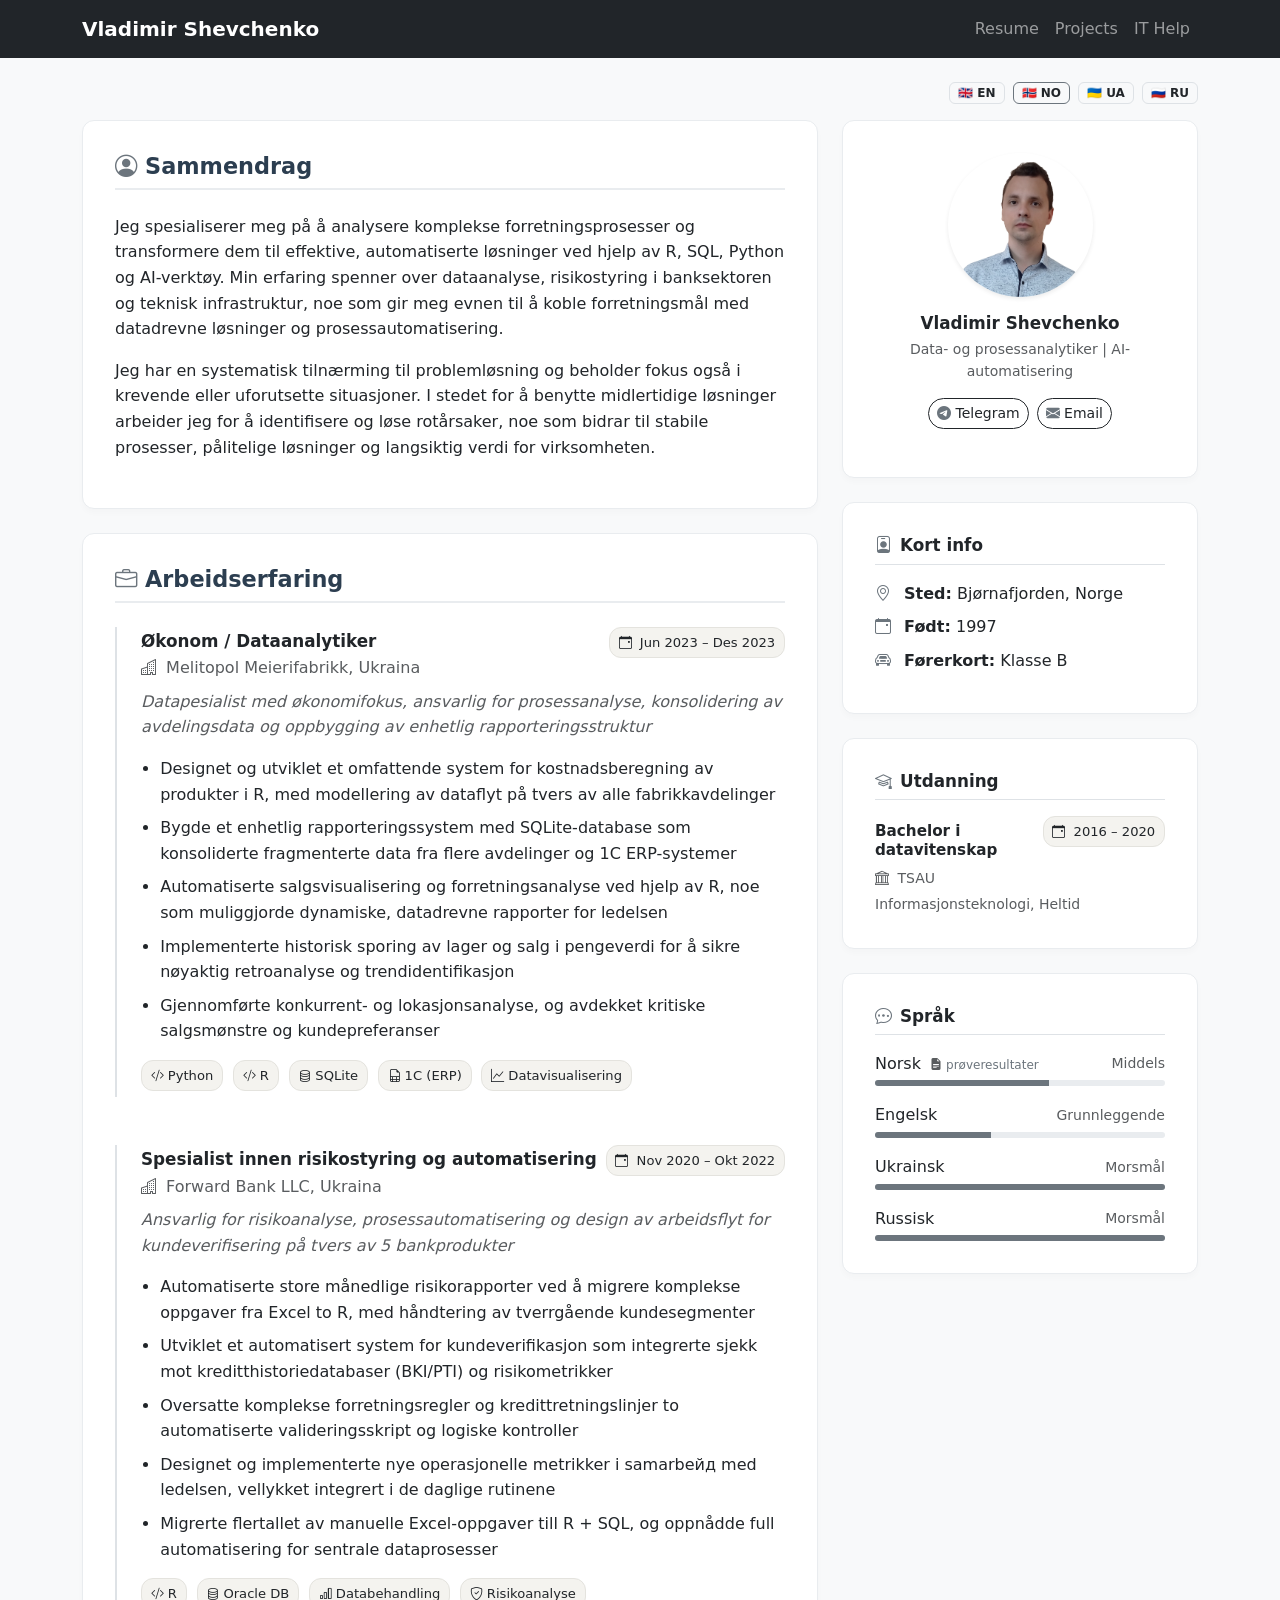
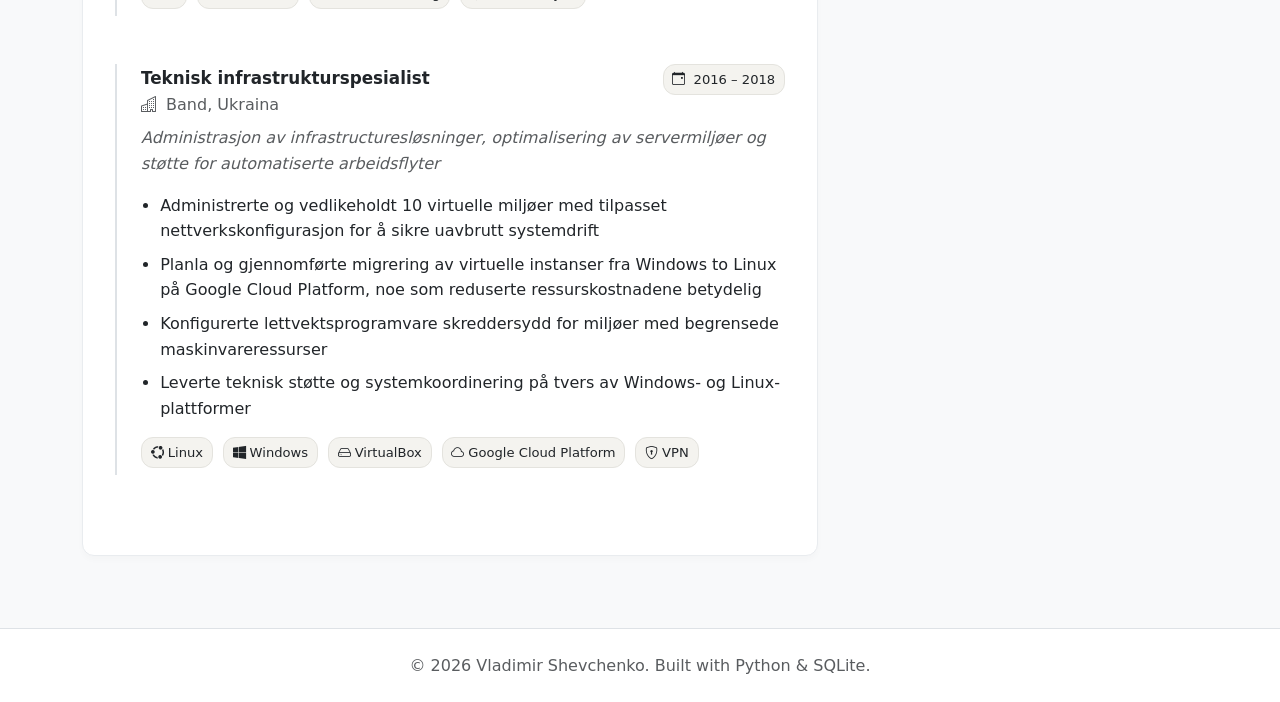
<file: no/index.html>
<!DOCTYPE html>
<html lang="no">
<head>
    <meta charset="UTF-8">
    <meta name="viewport" content="width=device-width, initial-scale=1.0">
    <title>Владимир Шевченко - Резюме - Portfolio</title>
    
    <!-- Базовые мета-теги SEO -->
    <meta name="description" content="Vladimir Shevchenko - Data Analyst & IT Specialist portfolio and resume. Experience in automation, reporting, and risk analytics.">
    <meta name="author" content="Vladimir Shevchenko">

    <!-- Open Graph (Превью для Telegram, LinkedIn и др.) -->
    <meta property="og:type" content="website">
    <meta property="og:title" content="Владимир Шевченко - Резюме">
    <meta property="og:description" content="Data analyst and IT specialist with strong experience in process automation, reporting systems, and risk analytics.">
    <meta property="og:image" content="..//assets/about/profile.jpg">
    <meta property="og:site_name" content="Vladimir Shevchenko Portfolio">

    <!-- Twitter Cards -->
    <meta name="twitter:card" content="summary">
    <meta name="twitter:title" content="Владимир Шевченко - Резюме">
    <meta name="twitter:description" content="Data analyst and IT specialist with strong experience in process automation, reporting systems, and risk analytics.">
    <meta name="twitter:image" content="..//assets/about/profile.jpg">

    <!-- Bootstrap 5 CSS & Icons -->
    <link href="https://cdn.jsdelivr.net/npm/bootstrap@5.3.0/dist/css/bootstrap.min.css" rel="stylesheet">
    <link href="https://cdn.jsdelivr.net/npm/bootstrap-icons@1.10.0/font/bootstrap-icons.css" rel="stylesheet">
    
    <!-- Стили подсветки синтаксиса и кастомные стили -->
    <link href="..//assets/pygments.css" rel="stylesheet">
    <link href="..//assets/style.css" rel="stylesheet">
    
    <!-- Место для кастомных стилей отдельных страниц -->
    
</head>
<body>

    <nav class="navbar navbar-expand-lg navbar-dark bg-dark mb-4">
        <div class="container">
            <!-- Динамическое имя в бренде навигационной панели -->
            <a class="navbar-brand fw-bold" href="..//no">Vladimir Shevchenko</a>
            <button class="navbar-toggler" type="button" data-bs-toggle="collapse" data-bs-target="#navbarNav">
                <span class="navbar-toggler-icon"></span>
            </button>
            <div class="collapse navbar-collapse" id="navbarNav">
                <ul class="navbar-nav ms-auto">
                    <li class="nav-item">
                        <a class="nav-link" href="..//no">Resume</a>
                    </li>
                    <li class="nav-item">
                        <a class="nav-link" href="..//projects">Projects</a>
                    </li>
                    <li class="nav-item">
                        <a class="nav-link" href="..//it-help">IT Help</a>
                    </li>
                </ul>
            </div>
        </div>
    </nav>

    <main class="container mb-5">
        

<!-- Переключатель языков -->
<div class="d-flex justify-content-end gap-2 mb-3">
    
    <a href="..//" class="badge bg-light text-dark border text-decoration-none px-2 py-1 ">
        🇬🇧 EN
    </a>
    
    <a href="..//no" class="badge bg-light text-dark border text-decoration-none px-2 py-1 border-secondary fw-bold">
        🇳🇴 NO
    </a>
    
    <a href="..//ua" class="badge bg-light text-dark border text-decoration-none px-2 py-1 ">
        🇺🇦 UA
    </a>
    
    <a href="..//ru" class="badge bg-light text-dark border text-decoration-none px-2 py-1 ">
        🇷🇺 RU
    </a>
    
</div>

<div class="row">

    <!-- Левая колонка (Контент резюме) -->
    <div class="col-12 col-md-8 order-2 order-md-1">
        <!-- Карточка 1: Summary -->
        <div class="custom-card">
            <h2><i class="bi bi-person-circle me-2 text-secondary"></i>Sammendrag</h2>
            <p>Jeg spesialiserer meg på å analysere komplekse forretningsprosesser og transformere dem til effektive, automatiserte løsninger ved hjelp av R, SQL, Python og AI-verktøy. Min erfaring spenner over dataanalyse, risikostyring i banksektoren og teknisk infrastruktur, noe som gir meg evnen til å koble forretningsmål med datadrevne løsninger og prosessautomatisering.</p>
            <p>Jeg har en systematisk tilnærming til problemløsning og beholder fokus også i krevende eller uforutsette situasjoner. I stedet for å benytte midlertidige løsninger arbeider jeg for å identifisere og løse rotårsaker, noe som bidrar til stabile prosesser, pålitelige løsninger og langsiktig verdi for virksomheten.</p>
        </div>
        <!-- Карточка 2: Work Experience -->
        <div class="custom-card">
            <h2><i class="bi bi-briefcase me-2 text-secondary"></i>Arbeidserfaring</h2>
            
            <div class="timeline-item mb-5">
                <div class="timeline-content">
                    <!-- Адаптивный контейнер заголовка вакансии (стек на мобильных, строка на ПК) -->
                    <div class="d-flex flex-column flex-sm-row justify-content-sm-between align-items-sm-baseline mb-2">
                        <div>
                            <h4 class="mb-1 text-dark fw-bold">Økonom / Dataanalytiker</h4>
                            <p class="text-muted mb-0"><i class="bi bi-buildings me-1"></i> Melitopol Meierifabrikk, Ukraina</p>
                        </div>
                        <span class="date-badge mt-2 mt-sm-0"><i class="bi bi-calendar-event me-1"></i> Jun 2023 – Des 2023</span>
                    </div>
                    <p class="mb-3 fst-italic text-muted">Datapesialist med økonomifokus, ansvarlig for prosessanalyse, konsolidering av avdelingsdata og oppbygging av enhetlig rapporteringsstruktur</p>
                    <div class="achievement-section mb-3">
                        <ul class="achievement-list">
                            
                            <li>Designet og utviklet et omfattende system for kostnadsberegning av produkter i R, med modellering av dataflyt på tvers av alle fabrikkavdelinger</li>
                            
                            <li>Bygde et enhetlig rapporteringssystem med SQLite-database som konsoliderte fragmenterte data fra flere avdelinger og 1C ERP-systemer</li>
                            
                            <li>Automatiserte salgsvisualisering og forretningsanalyse ved hjelp av R, noe som muliggjorde dynamiske, datadrevne rapporter for ledelsen</li>
                            
                            <li>Implementerte historisk sporing av lager og salg i pengeverdi for å sikre nøyaktig retroanalyse og trendidentifikasjon</li>
                            
                            <li>Gjennomførte konkurrent- og lokasjonsanalyse, og avdekket kritiske salgsmønstre og kundepreferanser</li>
                            
                        </ul>
                    </div>
                    <div class="tech-tags">
                        
                        <span class="tech-badge"><i class="bi bi-code-slash me-1"></i>Python</span>
                        
                        <span class="tech-badge"><i class="bi bi-code-slash me-1"></i>R</span>
                        
                        <span class="tech-badge"><i class="bi bi-database me-1"></i>SQLite</span>
                        
                        <span class="tech-badge"><i class="bi bi-file-earmark-spreadsheet me-1"></i>1C (ERP)</span>
                        
                        <span class="tech-badge"><i class="bi bi-graph-up me-1"></i>Datavisualisering</span>
                        
                    </div>
                </div>
            </div>
            
            <div class="timeline-item mb-5">
                <div class="timeline-content">
                    <!-- Адаптивный контейнер заголовка вакансии (стек на мобильных, строка на ПК) -->
                    <div class="d-flex flex-column flex-sm-row justify-content-sm-between align-items-sm-baseline mb-2">
                        <div>
                            <h4 class="mb-1 text-dark fw-bold">Spesialist innen risikostyring og automatisering</h4>
                            <p class="text-muted mb-0"><i class="bi bi-buildings me-1"></i> Forward Bank LLC, Ukraina</p>
                        </div>
                        <span class="date-badge mt-2 mt-sm-0"><i class="bi bi-calendar-event me-1"></i> Nov 2020 – Okt 2022</span>
                    </div>
                    <p class="mb-3 fst-italic text-muted">Ansvarlig for risikoanalyse, prosessautomatisering og design av arbeidsflyt for kundeverifisering på tvers av 5 bankprodukter</p>
                    <div class="achievement-section mb-3">
                        <ul class="achievement-list">
                            
                            <li>Automatiserte store månedlige risikorapporter ved å migrere komplekse oppgaver fra Excel to R, med håndtering av tverrgående kundesegmenter</li>
                            
                            <li>Utviklet et automatisert system for kundeverifikasjon som integrerte sjekk mot kreditthistoriedatabaser (BKI/PTI) og risikometrikker</li>
                            
                            <li>Oversatte komplekse forretningsregler og kredittretningslinjer to automatiserte valideringsskript og logiske kontroller</li>
                            
                            <li>Designet og implementerte nye operasjonelle metrikker i samarbeйд med ledelsen, vellykket integrert i de daglige rutinene</li>
                            
                            <li>Migrerte flertallet av manuelle Excel-oppgaver till R + SQL, og oppnådde full automatisering for sentrale dataprosesser</li>
                            
                        </ul>
                    </div>
                    <div class="tech-tags">
                        
                        <span class="tech-badge"><i class="bi bi-code-slash me-1"></i>R</span>
                        
                        <span class="tech-badge"><i class="bi bi-database me-1"></i>Oracle DB</span>
                        
                        <span class="tech-badge"><i class="bi bi-bar-chart me-1"></i>Databehandling</span>
                        
                        <span class="tech-badge"><i class="bi bi-shield-check me-1"></i>Risikoanalyse</span>
                        
                    </div>
                </div>
            </div>
            
            <div class="timeline-item mb-5">
                <div class="timeline-content">
                    <!-- Адаптивный контейнер заголовка вакансии (стек на мобильных, строка на ПК) -->
                    <div class="d-flex flex-column flex-sm-row justify-content-sm-between align-items-sm-baseline mb-2">
                        <div>
                            <h4 class="mb-1 text-dark fw-bold">Teknisk infrastrukturspesialist</h4>
                            <p class="text-muted mb-0"><i class="bi bi-buildings me-1"></i> Band, Ukraina</p>
                        </div>
                        <span class="date-badge mt-2 mt-sm-0"><i class="bi bi-calendar-event me-1"></i> 2016 – 2018</span>
                    </div>
                    <p class="mb-3 fst-italic text-muted">Administrasjon av infrastructuresløsninger, optimalisering av servermiljøer og støtte for automatiserte arbeidsflyter</p>
                    <div class="achievement-section mb-3">
                        <ul class="achievement-list">
                            
                            <li>Administrerte og vedlikeholdt 10 virtuelle miljøer med tilpasset nettverkskonfigurasjon for å sikre uavbrutt systemdrift</li>
                            
                            <li>Planla og gjennomførte migrering av virtuelle instanser fra Windows to Linux på Google Cloud Platform, noe som reduserte ressurskostnadene betydelig</li>
                            
                            <li>Konfigurerte lettvektsprogramvare skreddersydd for miljøer med begrensede maskinvareressurser</li>
                            
                            <li>Leverte teknisk støtte og systemkoordinering på tvers av Windows- og Linux-plattformer</li>
                            
                        </ul>
                    </div>
                    <div class="tech-tags">
                        
                        <span class="tech-badge"><i class="bi bi-ubuntu me-1"></i>Linux</span>
                        
                        <span class="tech-badge"><i class="bi bi-windows me-1"></i>Windows</span>
                        
                        <span class="tech-badge"><i class="bi bi-hdd me-1"></i>VirtualBox</span>
                        
                        <span class="tech-badge"><i class="bi bi-cloud me-1"></i>Google Cloud Platform</span>
                        
                        <span class="tech-badge"><i class="bi bi-shield-lock me-1"></i>VPN</span>
                        
                    </div>
                </div>
            </div>
            
        </div>
        <!-- Карточка 3: References -->
        <div class="custom-card print-only">
            <h2><i class="bi bi-people me-2 text-secondary"></i>Referanser</h2>
            <div class="row g-3 print-row-compact">
                
                <div class="col-12 col-sm-6 mb-2 mb-sm-0">
                    <p class="mb-1 text-dark fw-bold"><i class="bi bi-person text-secondary me-1"></i>Ann Kristin Mjøsund – Programrettleiar, Flyktningtenesta</p>
                    <div class="ps-3 d-flex flex-wrap gap-3">
                        
                        <span class="small text-muted"><i class="bi bi-telephone text-secondary me-1"></i>+47 477 82 063</span>
                        
                        
                        <span class="small text-muted"><i class="bi bi-envelope text-secondary me-1"></i>anmj@bjornafjorden.kommune.no</span>
                        
                    </div>
                </div>
                
                <div class="col-12 col-sm-6 mb-2 mb-sm-0">
                    <p class="mb-1 text-dark fw-bold"><i class="bi bi-person text-secondary me-1"></i>Bjørn Sivertsen – Leder ved eldresenter</p>
                    <div class="ps-3 d-flex flex-wrap gap-3">
                        
                        <span class="small text-muted"><i class="bi bi-telephone text-secondary me-1"></i>+47 913 83 884</span>
                        
                        
                    </div>
                </div>
                
            </div>
        </div>
    </div>

    <!-- Правая колонка (Сайдбар) -->
    <div class="col-12 col-md-4 order-1 order-md-2">
        <!-- Карточка 1: Профиль и Контакты -->
        <div class="custom-card text-center">
            <!-- Динамическое имя в альтернативном тексте картинки -->
            <img src="..//assets/about/profile.jpg" class="rounded-circle shadow-sm mb-3 mx-auto d-block" style="width: 50%;" alt="Vladimir Shevchenko">
            
            <!-- Обязательный контейнер-группиратор для печати -->
            <div class="profile-details">
                <!-- Динамическое имя в заголовке профиля -->
                <h4 class="mb-1 text-dark fw-bold">Vladimir Shevchenko</h4>
                <p class="text-muted small mb-3 subtitle-p">Data- og prosessanalytiker | AI-automatisering</p>
                
                <!-- Контакты для веб-версии -->
                <div class="contact-links d-flex justify-content-center gap-2 mb-3">
                    <a href="https://t.me/enopheron" class="btn btn-outline-dark btn-sm rounded-pill"><i class="bi bi-telegram text-secondary"></i> Telegram</a>
                    <a href="mailto:enopheron@gmx.com" class="btn btn-outline-dark btn-sm rounded-pill"><i class="bi bi-envelope-fill text-secondary"></i> Email</a>
                </div>
                
                <!-- Контакты для печати (скрыты на веб-версии через CSS) -->
                <div class="print-only">
                    <span><i class="bi bi-telegram text-secondary me-1"></i> t.me/enopheron</span>
                    <span><i class="bi bi-envelope-fill text-secondary me-1"></i> enopheron@gmx.com</span>
                    <span><i class="bi bi-telephone-fill text-secondary me-1"></i> +47 48 678 388</span>
                </div>
            </div>
        </div>

        <!-- Карточка 2: Quick Info -->
        <div class="custom-card">
            <h4 class="border-bottom pb-2 mb-3 text-dark fw-bold"><i class="bi bi-person-badge me-2 text-secondary"></i>Kort info</h4>
            <ul class="list-unstyled mb-0">
                <li class="mb-2"><i class="bi bi-geo-alt me-2 text-secondary"></i> <strong>Sted:</strong> Bjørnafjorden, Norge</li>
                <li class="mb-2"><i class="bi bi-calendar-event me-2 text-secondary"></i> <strong>Født:</strong> 1997</li>
                <li class="mb-2"><i class="bi bi-car-front me-2 text-secondary"></i> <strong>Førerkort:</strong> Klasse B</li>
            </ul>
        </div>

        <!-- Карточка 3: Education (Перенесена сюда) -->
        <div class="custom-card">
            <h4 class="border-bottom pb-2 mb-3 text-dark fw-bold"><i class="bi bi-mortarboard me-2 text-secondary"></i>Utdanning</h4>
            <div class="d-flex justify-content-between align-items-baseline mb-2">
                <h5 class="mb-0 text-dark fw-bold" style="font-size: 0.95rem !important;">Bachelor i datavitenskap</h5>
                <span class="date-badge"><i class="bi bi-calendar-event me-1"></i> 2016 – 2020</span>
            </div>
            <p class="text-muted small mb-1"><i class="bi bi-bank me-1"></i> TSAU</p>
            <p class="mb-0 small text-muted">Informasjonsteknologi, Heltid</p>
        </div>

        <!-- Карточка 4: Languages -->
        <div class="custom-card">
            <h4 class="border-bottom pb-2 mb-3 text-dark fw-bold"><i class="bi bi-chat-dots me-2 text-secondary"></i>Språk</h4>
            
            <div class="mb-3">
                <div class="d-flex justify-content-between mb-1 align-items-center">
                    <span>
                        Norsk
                        
                        <a href="..//assets/about/norwegian_exam.avif" target="_blank" class="ms-1 small text-decoration-none text-secondary d-inline-flex align-items-center d-print-none" style="font-size: 0.75rem;">
                            <i class="bi bi-file-earmark-text-fill text-muted me-1"></i>prøveresultater
                        </a>
                        
                    </span>
                    <span class="text-muted small">Middels</span>
                </div>
                <div class="progress" style="height: 6px;">
                    <div class="progress-bar bg-secondary" role="progressbar" style="width: 60%"></div>
                </div>
            </div>
            
            <div class="mb-3">
                <div class="d-flex justify-content-between mb-1 align-items-center">
                    <span>
                        Engelsk
                        
                    </span>
                    <span class="text-muted small">Grunnleggende</span>
                </div>
                <div class="progress" style="height: 6px;">
                    <div class="progress-bar bg-secondary" role="progressbar" style="width: 40%"></div>
                </div>
            </div>
            
            <div class="mb-3">
                <div class="d-flex justify-content-between mb-1 align-items-center">
                    <span>
                        Ukrainsk
                        
                    </span>
                    <span class="text-muted small">Morsmål</span>
                </div>
                <div class="progress" style="height: 6px;">
                    <div class="progress-bar bg-secondary" role="progressbar" style="width: 100%"></div>
                </div>
            </div>
            
            <div class="mb-0">
                <div class="d-flex justify-content-between mb-1 align-items-center">
                    <span>
                        Russisk
                        
                    </span>
                    <span class="text-muted small">Morsmål</span>
                </div>
                <div class="progress" style="height: 6px;">
                    <div class="progress-bar bg-secondary" role="progressbar" style="width: 100%"></div>
                </div>
            </div>
            
        </div>
        <!-- Карточка 5: QR-код (Только для печати) -->
        <div class="custom-card qr-card d-none d-print-block">
            <img src="..//assets/about/qr-code.svg" alt="Scan to visit">
            <span class="qr-label">Website</span>
        </div>
    </div>

</div>

    </main>

    <!-- Динамическое имя в футере -->
    <footer class="text-center text-muted py-4 border-top mt-5 bg-white">
        <p class="mb-0">© 2026 Vladimir Shevchenko. Built with Python & SQLite.</p>
    </footer>

    <script src="https://cdn.jsdelivr.net/npm/bootstrap@5.3.0/dist/js/bootstrap.bundle.min.js"></script>
    
    <!-- Место для кастомных скриптов отдельных страниц -->
    
</body>
</html>
</file>
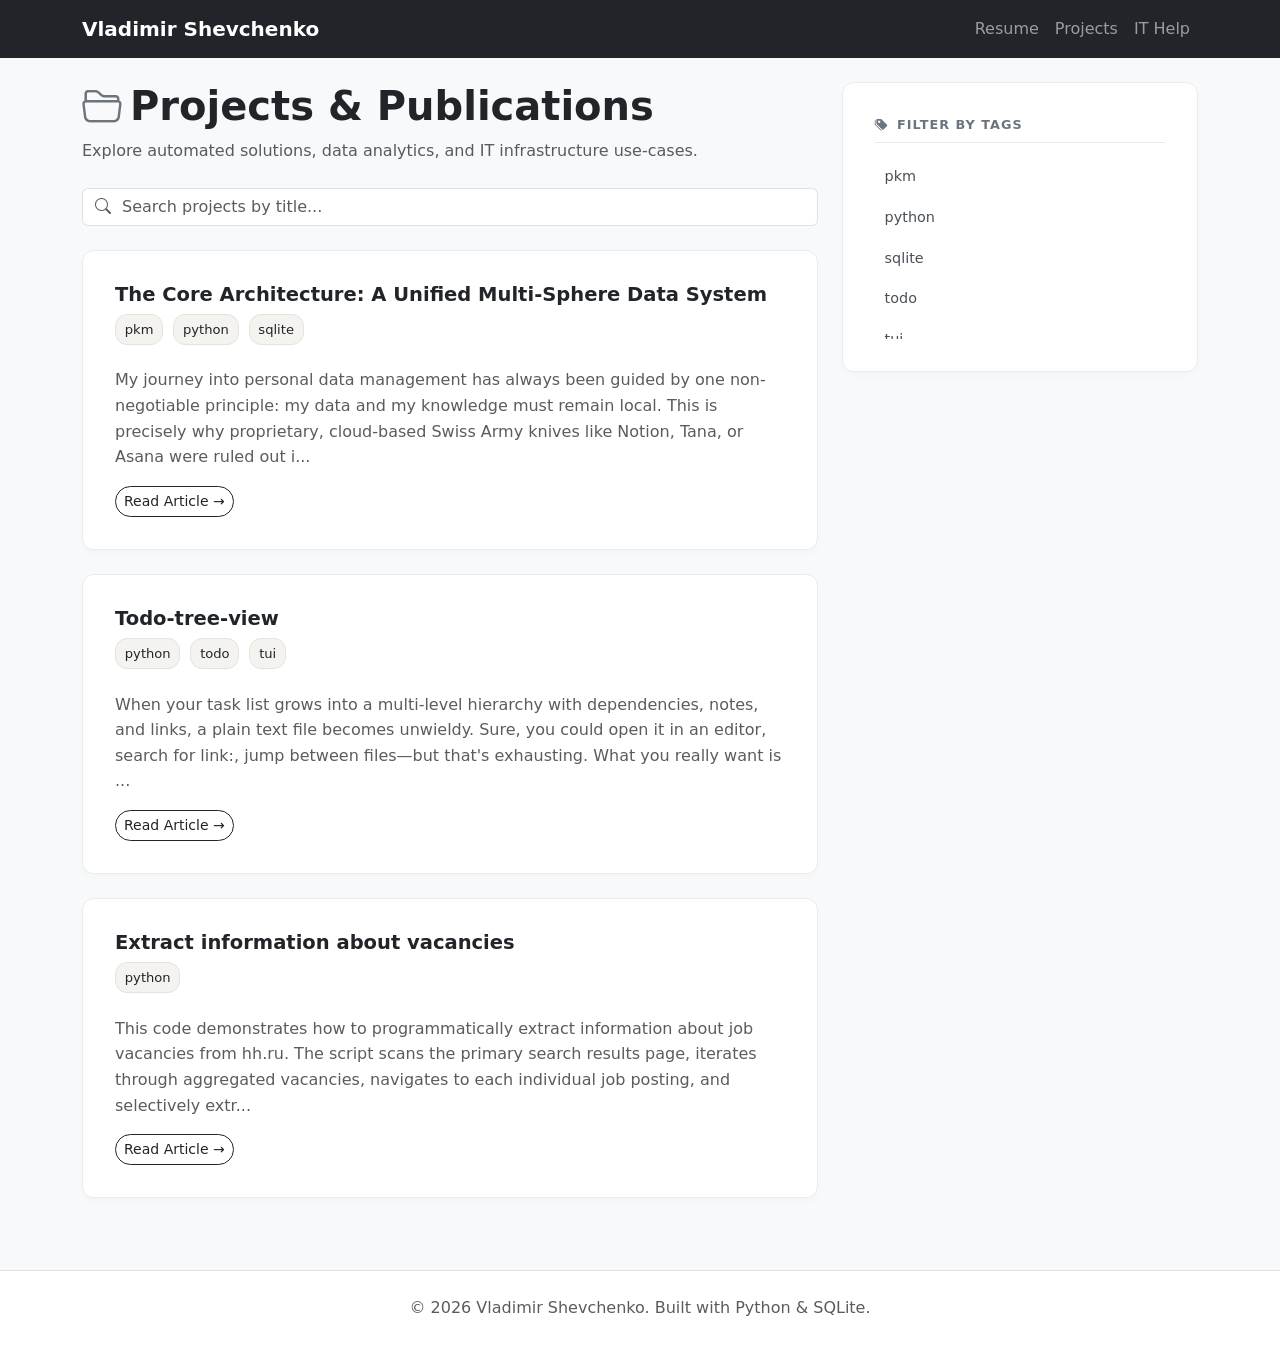
<file: projects/index.html>
<!DOCTYPE html>
<html lang="en">
<head>
    <meta charset="UTF-8">
    <meta name="viewport" content="width=device-width, initial-scale=1.0">
    <title>Projects &amp; Publications - Portfolio</title>
    
    <!-- Базовые мета-теги SEO -->
    <meta name="description" content="Vladimir Shevchenko - Data Analyst & IT Specialist portfolio and resume. Experience in automation, reporting, and risk analytics.">
    <meta name="author" content="Vladimir Shevchenko">

    <!-- Open Graph (Превью для Telegram, LinkedIn и др.) -->
    <meta property="og:type" content="website">
    <meta property="og:title" content="Projects &amp; Publications">
    <meta property="og:description" content="Data analyst and IT specialist with strong experience in process automation, reporting systems, and risk analytics.">
    <meta property="og:image" content="..//assets/about/profile.jpg">
    <meta property="og:site_name" content="Vladimir Shevchenko Portfolio">

    <!-- Twitter Cards -->
    <meta name="twitter:card" content="summary">
    <meta name="twitter:title" content="Projects &amp; Publications">
    <meta name="twitter:description" content="Data analyst and IT specialist with strong experience in process automation, reporting systems, and risk analytics.">
    <meta name="twitter:image" content="..//assets/about/profile.jpg">

    <!-- Bootstrap 5 CSS & Icons -->
    <link href="https://cdn.jsdelivr.net/npm/bootstrap@5.3.0/dist/css/bootstrap.min.css" rel="stylesheet">
    <link href="https://cdn.jsdelivr.net/npm/bootstrap-icons@1.10.0/font/bootstrap-icons.css" rel="stylesheet">
    
    <!-- Стили подсветки синтаксиса и кастомные стили -->
    <link href="..//assets/pygments.css" rel="stylesheet">
    <link href="..//assets/style.css" rel="stylesheet">
    
    <!-- Место для кастомных стилей отдельных страниц -->
    
</head>
<body>

    <nav class="navbar navbar-expand-lg navbar-dark bg-dark mb-4">
        <div class="container">
            <!-- Динамическое имя в бренде навигационной панели -->
            <a class="navbar-brand fw-bold" href="../">Vladimir Shevchenko</a>
            <button class="navbar-toggler" type="button" data-bs-toggle="collapse" data-bs-target="#navbarNav">
                <span class="navbar-toggler-icon"></span>
            </button>
            <div class="collapse navbar-collapse" id="navbarNav">
                <ul class="navbar-nav ms-auto">
                    <li class="nav-item">
                        <a class="nav-link" href="../">Resume</a>
                    </li>
                    <li class="nav-item">
                        <a class="nav-link" href="..//projects">Projects</a>
                    </li>
                    <li class="nav-item">
                        <a class="nav-link" href="..//it-help">IT Help</a>
                    </li>
                </ul>
            </div>
        </div>
    </nav>

    <main class="container mb-5">
        

<div class="row">
    <!-- Левая колонка: Список проектов (8 колонок) -->
    <div class="col-12 col-md-8 order-2 order-md-1">
        
        <!-- Заголовок хаба -->
        <div class="mb-4">
            <h1 class="fw-bold text-dark"><i class="bi bi-folder2-open me-2 text-secondary"></i>Projects & Publications</h1>
            <p class="text-muted">Explore automated solutions, data analytics, and IT infrastructure use-cases.</p>
        </div>

        <!-- Поисковая строка -->
        <div class="mb-4">
            <div class="input-group">
                <span class="input-group-text bg-white border-end-0 text-muted"><i class="bi bi-search"></i></span>
                <input type="text" id="search-input" class="form-control border-start-0 ps-0" placeholder="Search projects by title..." onkeyup="filterProjects()">
            </div>
        </div>

        <!-- Список проектов -->
        <div id="projects-list" class="mt-4">
            
                <!-- Каждому проекту в дата-атрибуты записываем его заголовок и теги для быстрого JS-поиска -->
                <div class="custom-card project-card" data-title="the core architecture: a unified multi-sphere data system" data-tags="pkm,python,sqlite">
                    <h3 class="fw-bold text-dark mb-2">The Core Architecture: A Unified Multi-Sphere Data System</h3>
                    
                    <!-- Рендерим теги проекта -->
                    
                    <div class="mb-3">
                        
                            <span class="tech-badge">pkm</span>
                        
                            <span class="tech-badge">python</span>
                        
                            <span class="tech-badge">sqlite</span>
                        
                    </div>
                    
                    
                    <p class="text-muted mb-3">My journey into personal data management has always been guided by one non-negotiable principle: my data and my knowledge must remain local. This is precisely why proprietary, cloud-based Swiss Army knives like Notion, Tana, or Asana were ruled out i...</p>
                    
                    <a href="..//prj/git-driven-thinking-how-i-engineered-a-custom-knowledge-base-on-sqlite-and-python" class="btn btn-sm btn-outline-dark rounded-pill">Read Article →</a>
                </div>
            
                <!-- Каждому проекту в дата-атрибуты записываем его заголовок и теги для быстрого JS-поиска -->
                <div class="custom-card project-card" data-title="todo-tree-view" data-tags="python,todo,tui">
                    <h3 class="fw-bold text-dark mb-2">Todo-tree-view</h3>
                    
                    <!-- Рендерим теги проекта -->
                    
                    <div class="mb-3">
                        
                            <span class="tech-badge">python</span>
                        
                            <span class="tech-badge">todo</span>
                        
                            <span class="tech-badge">tui</span>
                        
                    </div>
                    
                    
                    <p class="text-muted mb-3">When your task list grows into a multi-level hierarchy with dependencies, notes, and links, a plain text file becomes unwieldy. Sure, you could open it in an editor, search for link:, jump between files—but that&#39;s exhausting. What you really want is ...</p>
                    
                    <a href="..//prj/todo-tree-view" class="btn btn-sm btn-outline-dark rounded-pill">Read Article →</a>
                </div>
            
                <!-- Каждому проекту в дата-атрибуты записываем его заголовок и теги для быстрого JS-поиска -->
                <div class="custom-card project-card" data-title="extract information about vacancies" data-tags="python">
                    <h3 class="fw-bold text-dark mb-2">Extract information about vacancies</h3>
                    
                    <!-- Рендерим теги проекта -->
                    
                    <div class="mb-3">
                        
                            <span class="tech-badge">python</span>
                        
                    </div>
                    
                    
                    <p class="text-muted mb-3">This code demonstrates how to programmatically extract information about job vacancies from hh.ru. The script scans the primary search results page, iterates through aggregated vacancies, navigates to each individual job posting, and selectively extr...</p>
                    
                    <a href="..//prj/extract-information-about-vacancies" class="btn btn-sm btn-outline-dark rounded-pill">Read Article →</a>
                </div>
            
        </div>

    </div>

    <!-- Правая колонка: Панель фильтрации по тегам (4 колонки) -->
    <div class="col-12 col-md-4 order-1 order-md-2 mb-4">
        <div class="filter-sidebar custom-card">
            <div class="filter-title"><i class="bi bi-tags-fill me-2"></i>Filter by Tags</div>
            
            <!-- Облако тегов (кнопки) -->
            <div id="tag-cloud">
                
                    <button class="tag-button" data-tag="pkm" onclick="toggleTagFilter('pkm')">pkm</button>
                
                    <button class="tag-button" data-tag="python" onclick="toggleTagFilter('python')">python</button>
                
                    <button class="tag-button" data-tag="sqlite" onclick="toggleTagFilter('sqlite')">sqlite</button>
                
                    <button class="tag-button" data-tag="todo" onclick="toggleTagFilter('todo')">todo</button>
                
                    <button class="tag-button" data-tag="tui" onclick="toggleTagFilter('tui')">tui</button>
                
            </div>
        </div>
    </div>
</div>

<!-- Легковесный нативный JavaScript для мгновенного поиска и фильтрации -->
<script>
    let activeTags = new Set(); // Используем Set для хранения нескольких активных тегов

    function filterProjects() {
        const query = document.getElementById('search-input').value.toLowerCase();
        const cards = document.querySelectorAll('.project-card');
        
        cards.forEach(card => {
            const title = card.getAttribute('data-title');
            const projectTags = card.getAttribute('data-tags').split(',').filter(t => t); // Фильтруем пустые теги
            
            const matchesSearch = title.includes(query);
            
            // Если нет активных тегов, все проекты подходят по тегам
            // Иначе, проект должен содержать ХОТЯ БЫ ОДИН из активных тегов
            const matchesTags = activeTags.size === 0 || projectTags.some(tag => activeTags.has(tag));
            
            if (matchesSearch && matchesTags) {
                card.style.display = 'block';
            } else {
                card.style.display = 'none';
            }
        });
    }

    function toggleTagFilter(tag) {
        const button = document.querySelector(`.tag-button[data-tag="${tag}"]`);
        
        if (activeTags.has(tag)) {
            activeTags.delete(tag);
            button.classList.remove('active');
        } else {
            activeTags.add(tag);
            button.classList.add('active');
        }
        filterProjects(); // Перезапускаем фильтрацию с новыми активными тегами
    }
</script>

    </main>

    <!-- Динамическое имя в футере -->
    <footer class="text-center text-muted py-4 border-top mt-5 bg-white">
        <p class="mb-0">© 2026 Vladimir Shevchenko. Built with Python & SQLite.</p>
    </footer>

    <script src="https://cdn.jsdelivr.net/npm/bootstrap@5.3.0/dist/js/bootstrap.bundle.min.js"></script>
    
    <!-- Место для кастомных скриптов отдельных страниц -->
    
</body>
</html>
</file>
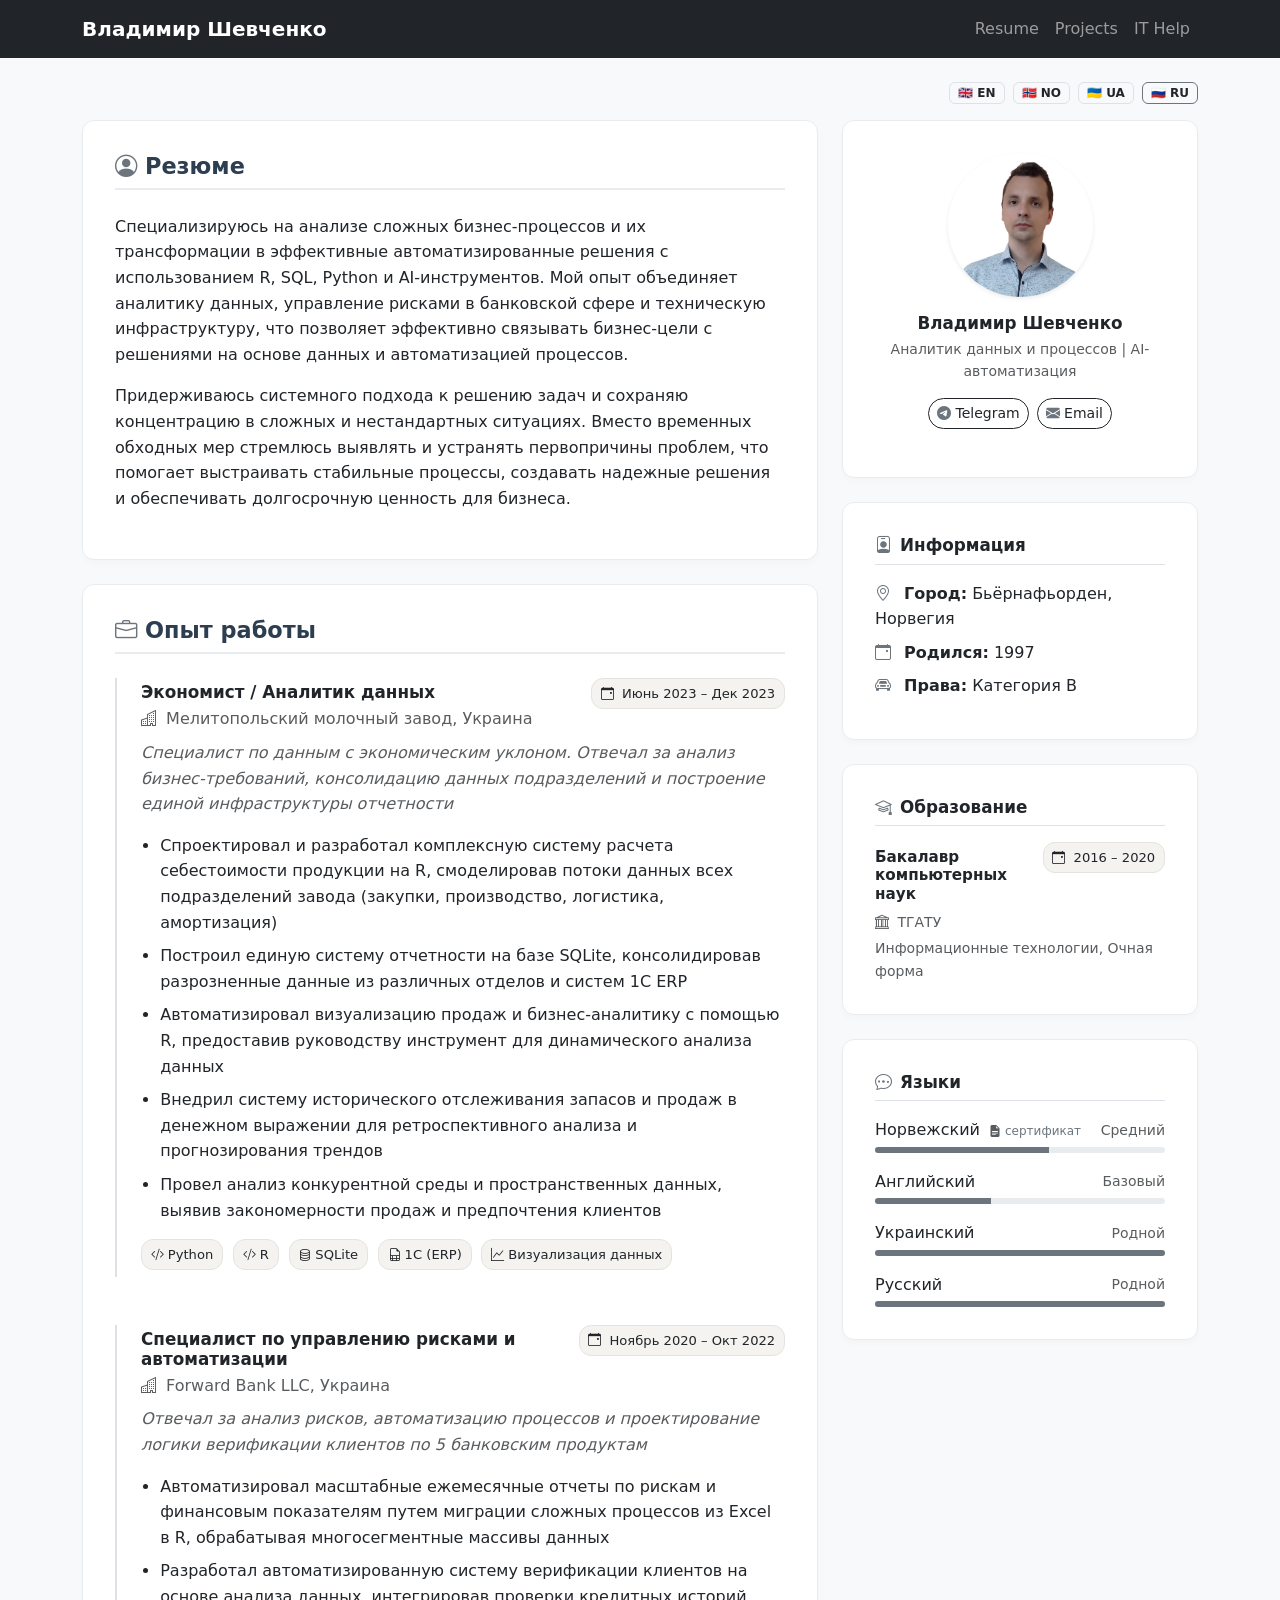
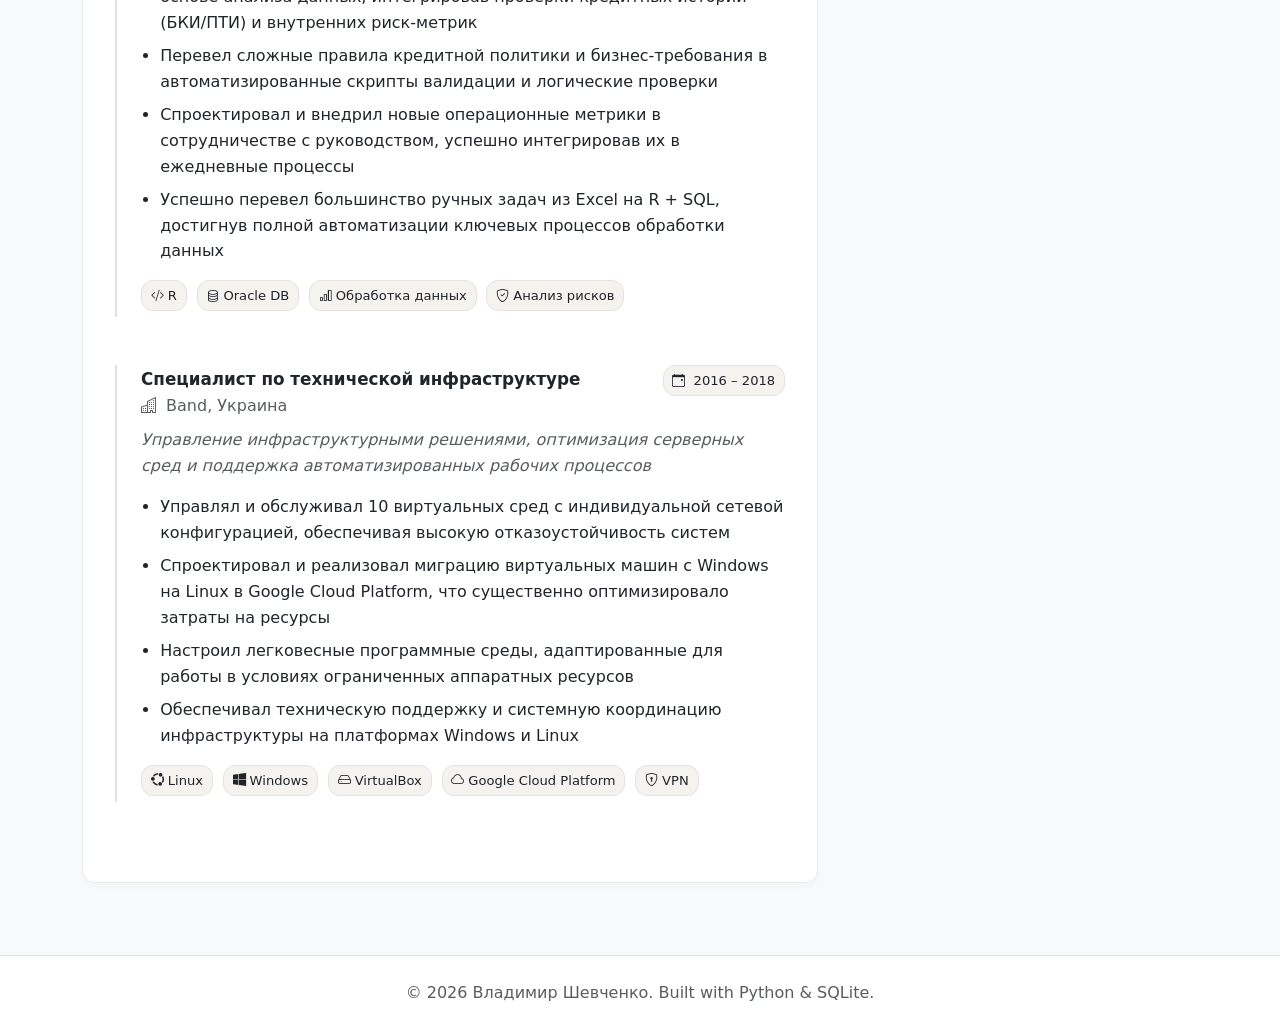
<file: ru/index.html>
<!DOCTYPE html>
<html lang="ru">
<head>
    <meta charset="UTF-8">
    <meta name="viewport" content="width=device-width, initial-scale=1.0">
    <title>Владимир Шевченко - Резюме - Portfolio</title>
    
    <!-- Базовые мета-теги SEO -->
    <meta name="description" content="Vladimir Shevchenko - Data Analyst & IT Specialist portfolio and resume. Experience in automation, reporting, and risk analytics.">
    <meta name="author" content="Vladimir Shevchenko">

    <!-- Open Graph (Превью для Telegram, LinkedIn и др.) -->
    <meta property="og:type" content="website">
    <meta property="og:title" content="Владимир Шевченко - Резюме">
    <meta property="og:description" content="Data analyst and IT specialist with strong experience in process automation, reporting systems, and risk analytics.">
    <meta property="og:image" content="..//assets/about/profile.jpg">
    <meta property="og:site_name" content="Vladimir Shevchenko Portfolio">

    <!-- Twitter Cards -->
    <meta name="twitter:card" content="summary">
    <meta name="twitter:title" content="Владимир Шевченко - Резюме">
    <meta name="twitter:description" content="Data analyst and IT specialist with strong experience in process automation, reporting systems, and risk analytics.">
    <meta name="twitter:image" content="..//assets/about/profile.jpg">

    <!-- Bootstrap 5 CSS & Icons -->
    <link href="https://cdn.jsdelivr.net/npm/bootstrap@5.3.0/dist/css/bootstrap.min.css" rel="stylesheet">
    <link href="https://cdn.jsdelivr.net/npm/bootstrap-icons@1.10.0/font/bootstrap-icons.css" rel="stylesheet">
    
    <!-- Стили подсветки синтаксиса и кастомные стили -->
    <link href="..//assets/pygments.css" rel="stylesheet">
    <link href="..//assets/style.css" rel="stylesheet">
    
    <!-- Место для кастомных стилей отдельных страниц -->
    
</head>
<body>

    <nav class="navbar navbar-expand-lg navbar-dark bg-dark mb-4">
        <div class="container">
            <!-- Динамическое имя в бренде навигационной панели -->
            <a class="navbar-brand fw-bold" href="..//ru">Владимир Шевченко</a>
            <button class="navbar-toggler" type="button" data-bs-toggle="collapse" data-bs-target="#navbarNav">
                <span class="navbar-toggler-icon"></span>
            </button>
            <div class="collapse navbar-collapse" id="navbarNav">
                <ul class="navbar-nav ms-auto">
                    <li class="nav-item">
                        <a class="nav-link" href="..//ru">Resume</a>
                    </li>
                    <li class="nav-item">
                        <a class="nav-link" href="..//projects">Projects</a>
                    </li>
                    <li class="nav-item">
                        <a class="nav-link" href="..//it-help">IT Help</a>
                    </li>
                </ul>
            </div>
        </div>
    </nav>

    <main class="container mb-5">
        

<!-- Переключатель языков -->
<div class="d-flex justify-content-end gap-2 mb-3">
    
    <a href="..//" class="badge bg-light text-dark border text-decoration-none px-2 py-1 ">
        🇬🇧 EN
    </a>
    
    <a href="..//no" class="badge bg-light text-dark border text-decoration-none px-2 py-1 ">
        🇳🇴 NO
    </a>
    
    <a href="..//ua" class="badge bg-light text-dark border text-decoration-none px-2 py-1 ">
        🇺🇦 UA
    </a>
    
    <a href="..//ru" class="badge bg-light text-dark border text-decoration-none px-2 py-1 border-secondary fw-bold">
        🇷🇺 RU
    </a>
    
</div>

<div class="row">

    <!-- Левая колонка (Контент резюме) -->
    <div class="col-12 col-md-8 order-2 order-md-1">
        <!-- Карточка 1: Summary -->
        <div class="custom-card">
            <h2><i class="bi bi-person-circle me-2 text-secondary"></i>Резюме</h2>
            <p>Специализируюсь на анализе сложных бизнес-процессов и их трансформации в эффективные автоматизированные решения с использованием R, SQL, Python и AI-инструментов. Мой опыт объединяет аналитику данных, управление рисками в банковской сфере и техническую инфраструктуру, что позволяет эффективно связывать бизнес-цели с решениями на основе данных и автоматизацией процессов.</p>
            <p>Придерживаюсь системного подхода к решению задач и сохраняю концентрацию в сложных и нестандартных ситуациях. Вместо временных обходных мер стремлюсь выявлять и устранять первопричины проблем, что помогает выстраивать стабильные процессы, создавать надежные решения и обеспечивать долгосрочную ценность для бизнеса.</p>
        </div>
        <!-- Карточка 2: Work Experience -->
        <div class="custom-card">
            <h2><i class="bi bi-briefcase me-2 text-secondary"></i>Опыт работы</h2>
            
            <div class="timeline-item mb-5">
                <div class="timeline-content">
                    <!-- Адаптивный контейнер заголовка вакансии (стек на мобильных, строка на ПК) -->
                    <div class="d-flex flex-column flex-sm-row justify-content-sm-between align-items-sm-baseline mb-2">
                        <div>
                            <h4 class="mb-1 text-dark fw-bold">Экономист / Аналитик данных</h4>
                            <p class="text-muted mb-0"><i class="bi bi-buildings me-1"></i> Мелитопольский молочный завод, Украина</p>
                        </div>
                        <span class="date-badge mt-2 mt-sm-0"><i class="bi bi-calendar-event me-1"></i> Июнь 2023 – Дек 2023</span>
                    </div>
                    <p class="mb-3 fst-italic text-muted">Специалист по данным с экономическим уклоном. Отвечал за анализ бизнес-требований, консолидацию данных подразделений и построение единой инфраструктуры отчетности</p>
                    <div class="achievement-section mb-3">
                        <ul class="achievement-list">
                            
                            <li>Спроектировал и разработал комплексную систему расчета себестоимости продукции на R, смоделировав потоки данных всех подразделений завода (закупки, производство, логистика, амортизация)</li>
                            
                            <li>Построил единую систему отчетности на базе SQLite, консолидировав разрозненные данные из различных отделов и систем 1С ERP</li>
                            
                            <li>Автоматизировал визуализацию продаж и бизнес-аналитику с помощью R, предоставив руководству инструмент для динамического анализа данных</li>
                            
                            <li>Внедрил систему исторического отслеживания запасов и продаж в денежном выражении для ретроспективного анализа и прогнозирования трендов</li>
                            
                            <li>Провел анализ конкурентной среды и пространственных данных, выявив закономерности продаж и предпочтения клиентов</li>
                            
                        </ul>
                    </div>
                    <div class="tech-tags">
                        
                        <span class="tech-badge"><i class="bi bi-code-slash me-1"></i>Python</span>
                        
                        <span class="tech-badge"><i class="bi bi-code-slash me-1"></i>R</span>
                        
                        <span class="tech-badge"><i class="bi bi-database me-1"></i>SQLite</span>
                        
                        <span class="tech-badge"><i class="bi bi-file-earmark-spreadsheet me-1"></i>1C (ERP)</span>
                        
                        <span class="tech-badge"><i class="bi bi-graph-up me-1"></i>Визуализация данных</span>
                        
                    </div>
                </div>
            </div>
            
            <div class="timeline-item mb-5">
                <div class="timeline-content">
                    <!-- Адаптивный контейнер заголовка вакансии (стек на мобильных, строка на ПК) -->
                    <div class="d-flex flex-column flex-sm-row justify-content-sm-between align-items-sm-baseline mb-2">
                        <div>
                            <h4 class="mb-1 text-dark fw-bold">Специалист по управлению рисками и автоматизации</h4>
                            <p class="text-muted mb-0"><i class="bi bi-buildings me-1"></i> Forward Bank LLC, Украина</p>
                        </div>
                        <span class="date-badge mt-2 mt-sm-0"><i class="bi bi-calendar-event me-1"></i> Ноябрь 2020 – Окт 2022</span>
                    </div>
                    <p class="mb-3 fst-italic text-muted">Отвечал за анализ рисков, автоматизацию процессов и проектирование логики верификации клиентов по 5 банковским продуктам</p>
                    <div class="achievement-section mb-3">
                        <ul class="achievement-list">
                            
                            <li>Автоматизировал масштабные ежемесячные отчеты по рискам и финансовым показателям путем миграции сложных процессов из Excel в R, обрабатывая многосегментные массивы данных</li>
                            
                            <li>Разработал автоматизированную систему верификации клиентов на основе анализа данных, интегрировав проверки кредитных историй (БКИ/ПТИ) и внутренних риск-метрик</li>
                            
                            <li>Перевел сложные правила кредитной политики и бизнес-требования в автоматизированные скрипты валидации и логические проверки</li>
                            
                            <li>Спроектировал и внедрил новые операционные метрики в сотрудничестве с руководством, успешно интегрировав их в ежедневные процессы</li>
                            
                            <li>Успешно перевел большинство ручных задач из Excel на R + SQL, достигнув полной автоматизации ключевых процессов обработки данных</li>
                            
                        </ul>
                    </div>
                    <div class="tech-tags">
                        
                        <span class="tech-badge"><i class="bi bi-code-slash me-1"></i>R</span>
                        
                        <span class="tech-badge"><i class="bi bi-database me-1"></i>Oracle DB</span>
                        
                        <span class="tech-badge"><i class="bi bi-bar-chart me-1"></i>Обработка данных</span>
                        
                        <span class="tech-badge"><i class="bi bi-shield-check me-1"></i>Анализ рисков</span>
                        
                    </div>
                </div>
            </div>
            
            <div class="timeline-item mb-5">
                <div class="timeline-content">
                    <!-- Адаптивный контейнер заголовка вакансии (стек на мобильных, строка на ПК) -->
                    <div class="d-flex flex-column flex-sm-row justify-content-sm-between align-items-sm-baseline mb-2">
                        <div>
                            <h4 class="mb-1 text-dark fw-bold">Специалист по технической инфраструктуре</h4>
                            <p class="text-muted mb-0"><i class="bi bi-buildings me-1"></i> Band, Украина</p>
                        </div>
                        <span class="date-badge mt-2 mt-sm-0"><i class="bi bi-calendar-event me-1"></i> 2016 – 2018</span>
                    </div>
                    <p class="mb-3 fst-italic text-muted">Управление инфраструктурными решениями, оптимизация серверных сред и поддержка автоматизированных рабочих процессов</p>
                    <div class="achievement-section mb-3">
                        <ul class="achievement-list">
                            
                            <li>Управлял и обслуживал 10 виртуальных сред с индивидуальной сетевой конфигурацией, обеспечивая высокую отказоустойчивость систем</li>
                            
                            <li>Спроектировал и реализовал миграцию виртуальных машин с Windows на Linux в Google Cloud Platform, что существенно оптимизировало затраты на ресурсы</li>
                            
                            <li>Настроил легковесные программные среды, адаптированные для работы в условиях ограниченных аппаратных ресурсов</li>
                            
                            <li>Обеспечивал техническую поддержку и системную координацию инфраструктуры на платформах Windows и Linux</li>
                            
                        </ul>
                    </div>
                    <div class="tech-tags">
                        
                        <span class="tech-badge"><i class="bi bi-ubuntu me-1"></i>Linux</span>
                        
                        <span class="tech-badge"><i class="bi bi-windows me-1"></i>Windows</span>
                        
                        <span class="tech-badge"><i class="bi bi-hdd me-1"></i>VirtualBox</span>
                        
                        <span class="tech-badge"><i class="bi bi-cloud me-1"></i>Google Cloud Platform</span>
                        
                        <span class="tech-badge"><i class="bi bi-shield-lock me-1"></i>VPN</span>
                        
                    </div>
                </div>
            </div>
            
        </div>
        <!-- Карточка 3: References -->
        <div class="custom-card print-only">
            <h2><i class="bi bi-people me-2 text-secondary"></i>Рекомендации</h2>
            <div class="row g-3 print-row-compact">
                
                <div class="col-12 col-sm-6 mb-2 mb-sm-0">
                    <p class="mb-1 text-dark fw-bold"><i class="bi bi-person text-secondary me-1"></i>Ann Kristin Mjøsund – Куратор программы, Служба по делам беженцев</p>
                    <div class="ps-3 d-flex flex-wrap gap-3">
                        
                        <span class="small text-muted"><i class="bi bi-telephone text-secondary me-1"></i>+47 477 82 063</span>
                        
                        
                        <span class="small text-muted"><i class="bi bi-envelope text-secondary me-1"></i>anmj@bjornafjorden.kommune.no</span>
                        
                    </div>
                </div>
                
                <div class="col-12 col-sm-6 mb-2 mb-sm-0">
                    <p class="mb-1 text-dark fw-bold"><i class="bi bi-person text-secondary me-1"></i>Bjørn Sivertsen – Руководитель центра для пожилых людей</p>
                    <div class="ps-3 d-flex flex-wrap gap-3">
                        
                        <span class="small text-muted"><i class="bi bi-telephone text-secondary me-1"></i>+47 913 83 884</span>
                        
                        
                    </div>
                </div>
                
            </div>
        </div>
    </div>

    <!-- Правая колонка (Сайдбар) -->
    <div class="col-12 col-md-4 order-1 order-md-2">
        <!-- Карточка 1: Профиль и Контакты -->
        <div class="custom-card text-center">
            <!-- Динамическое имя в альтернативном тексте картинки -->
            <img src="..//assets/about/profile.jpg" class="rounded-circle shadow-sm mb-3 mx-auto d-block" style="width: 50%;" alt="Владимир Шевченко">
            
            <!-- Обязательный контейнер-группиратор для печати -->
            <div class="profile-details">
                <!-- Динамическое имя в заголовке профиля -->
                <h4 class="mb-1 text-dark fw-bold">Владимир Шевченко</h4>
                <p class="text-muted small mb-3 subtitle-p">Аналитик данных и процессов | AI-автоматизация</p>
                
                <!-- Контакты для веб-версии -->
                <div class="contact-links d-flex justify-content-center gap-2 mb-3">
                    <a href="https://t.me/enopheron" class="btn btn-outline-dark btn-sm rounded-pill"><i class="bi bi-telegram text-secondary"></i> Telegram</a>
                    <a href="mailto:enopheron@gmx.com" class="btn btn-outline-dark btn-sm rounded-pill"><i class="bi bi-envelope-fill text-secondary"></i> Email</a>
                </div>
                
                <!-- Контакты для печати (скрыты на веб-версии через CSS) -->
                <div class="print-only">
                    <span><i class="bi bi-telegram text-secondary me-1"></i> t.me/enopheron</span>
                    <span><i class="bi bi-envelope-fill text-secondary me-1"></i> enopheron@gmx.com</span>
                    <span><i class="bi bi-telephone-fill text-secondary me-1"></i> +47 48 678 388</span>
                </div>
            </div>
        </div>

        <!-- Карточка 2: Quick Info -->
        <div class="custom-card">
            <h4 class="border-bottom pb-2 mb-3 text-dark fw-bold"><i class="bi bi-person-badge me-2 text-secondary"></i>Информация</h4>
            <ul class="list-unstyled mb-0">
                <li class="mb-2"><i class="bi bi-geo-alt me-2 text-secondary"></i> <strong>Город:</strong> Бьёрнафьорден, Норвегия</li>
                <li class="mb-2"><i class="bi bi-calendar-event me-2 text-secondary"></i> <strong>Родился:</strong> 1997</li>
                <li class="mb-2"><i class="bi bi-car-front me-2 text-secondary"></i> <strong>Права:</strong> Категория B</li>
            </ul>
        </div>

        <!-- Карточка 3: Education (Перенесена сюда) -->
        <div class="custom-card">
            <h4 class="border-bottom pb-2 mb-3 text-dark fw-bold"><i class="bi bi-mortarboard me-2 text-secondary"></i>Образование</h4>
            <div class="d-flex justify-content-between align-items-baseline mb-2">
                <h5 class="mb-0 text-dark fw-bold" style="font-size: 0.95rem !important;">Бакалавр компьютерных наук</h5>
                <span class="date-badge"><i class="bi bi-calendar-event me-1"></i> 2016 – 2020</span>
            </div>
            <p class="text-muted small mb-1"><i class="bi bi-bank me-1"></i> ТГАТУ</p>
            <p class="mb-0 small text-muted">Информационные технологии, Очная форма</p>
        </div>

        <!-- Карточка 4: Languages -->
        <div class="custom-card">
            <h4 class="border-bottom pb-2 mb-3 text-dark fw-bold"><i class="bi bi-chat-dots me-2 text-secondary"></i>Языки</h4>
            
            <div class="mb-3">
                <div class="d-flex justify-content-between mb-1 align-items-center">
                    <span>
                        Норвежский
                        
                        <a href="..//assets/about/norwegian_exam.avif" target="_blank" class="ms-1 small text-decoration-none text-secondary d-inline-flex align-items-center d-print-none" style="font-size: 0.75rem;">
                            <i class="bi bi-file-earmark-text-fill text-muted me-1"></i>сертификат
                        </a>
                        
                    </span>
                    <span class="text-muted small">Средний</span>
                </div>
                <div class="progress" style="height: 6px;">
                    <div class="progress-bar bg-secondary" role="progressbar" style="width: 60%"></div>
                </div>
            </div>
            
            <div class="mb-3">
                <div class="d-flex justify-content-between mb-1 align-items-center">
                    <span>
                        Английский
                        
                    </span>
                    <span class="text-muted small">Базовый</span>
                </div>
                <div class="progress" style="height: 6px;">
                    <div class="progress-bar bg-secondary" role="progressbar" style="width: 40%"></div>
                </div>
            </div>
            
            <div class="mb-3">
                <div class="d-flex justify-content-between mb-1 align-items-center">
                    <span>
                        Украинский
                        
                    </span>
                    <span class="text-muted small">Родной</span>
                </div>
                <div class="progress" style="height: 6px;">
                    <div class="progress-bar bg-secondary" role="progressbar" style="width: 100%"></div>
                </div>
            </div>
            
            <div class="mb-0">
                <div class="d-flex justify-content-between mb-1 align-items-center">
                    <span>
                        Русский
                        
                    </span>
                    <span class="text-muted small">Родной</span>
                </div>
                <div class="progress" style="height: 6px;">
                    <div class="progress-bar bg-secondary" role="progressbar" style="width: 100%"></div>
                </div>
            </div>
            
        </div>
        <!-- Карточка 5: QR-код (Только для печати) -->
        <div class="custom-card qr-card d-none d-print-block">
            <img src="..//assets/about/qr-code.svg" alt="Scan to visit">
            <span class="qr-label">Website</span>
        </div>
    </div>

</div>

    </main>

    <!-- Динамическое имя в футере -->
    <footer class="text-center text-muted py-4 border-top mt-5 bg-white">
        <p class="mb-0">© 2026 Владимир Шевченко. Built with Python & SQLite.</p>
    </footer>

    <script src="https://cdn.jsdelivr.net/npm/bootstrap@5.3.0/dist/js/bootstrap.bundle.min.js"></script>
    
    <!-- Место для кастомных скриптов отдельных страниц -->
    
</body>
</html>
</file>
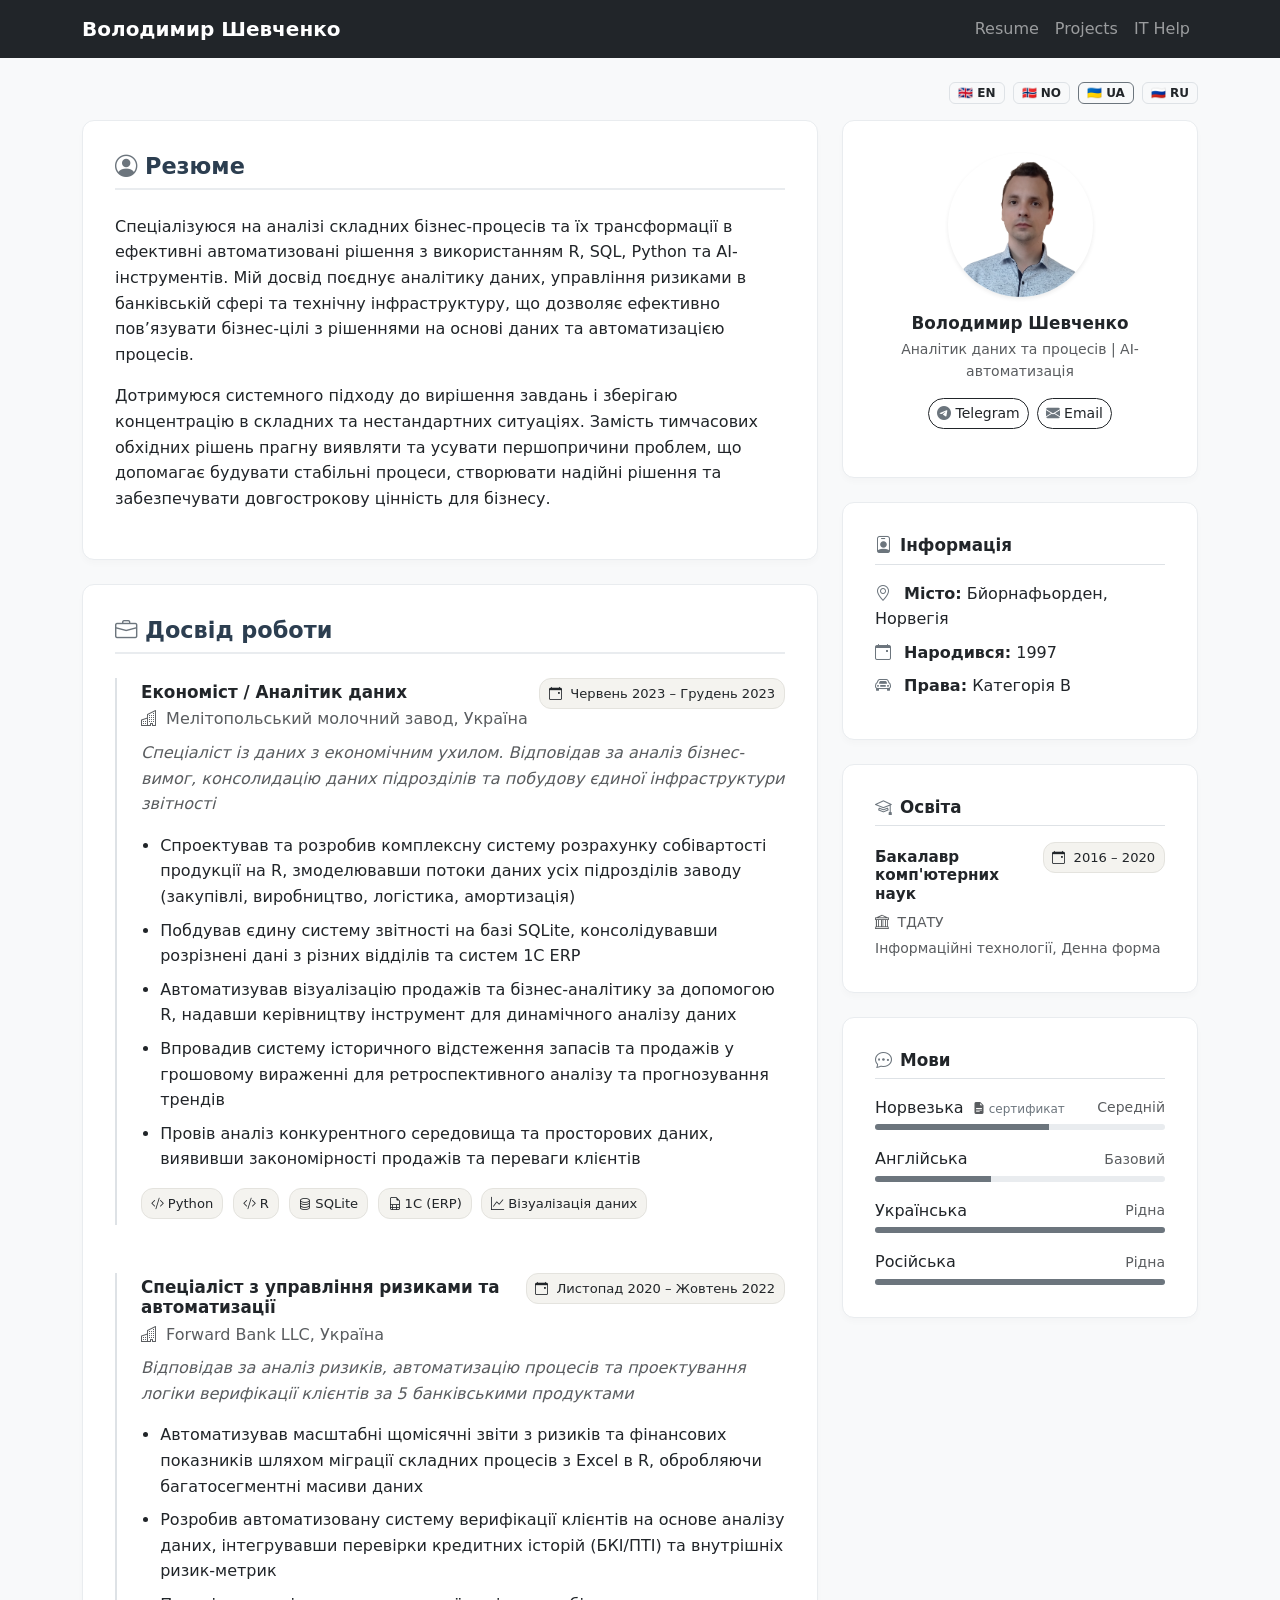
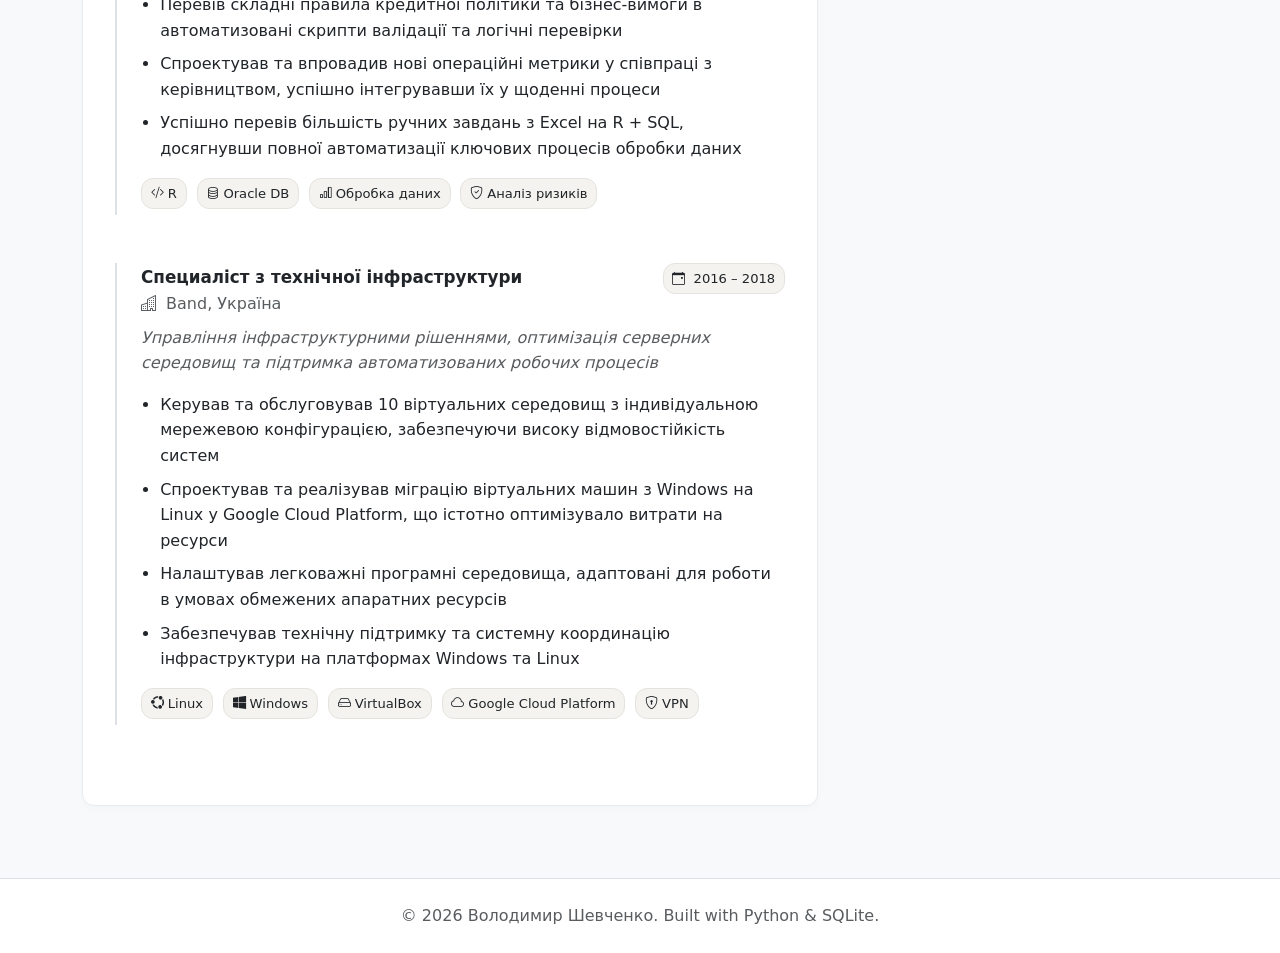
<file: ua/index.html>
<!DOCTYPE html>
<html lang="ua">
<head>
    <meta charset="UTF-8">
    <meta name="viewport" content="width=device-width, initial-scale=1.0">
    <title>Владимир Шевченко - Резюме - Portfolio</title>
    
    <!-- Базовые мета-теги SEO -->
    <meta name="description" content="Vladimir Shevchenko - Data Analyst & IT Specialist portfolio and resume. Experience in automation, reporting, and risk analytics.">
    <meta name="author" content="Vladimir Shevchenko">

    <!-- Open Graph (Превью для Telegram, LinkedIn и др.) -->
    <meta property="og:type" content="website">
    <meta property="og:title" content="Владимир Шевченко - Резюме">
    <meta property="og:description" content="Data analyst and IT specialist with strong experience in process automation, reporting systems, and risk analytics.">
    <meta property="og:image" content="..//assets/about/profile.jpg">
    <meta property="og:site_name" content="Vladimir Shevchenko Portfolio">

    <!-- Twitter Cards -->
    <meta name="twitter:card" content="summary">
    <meta name="twitter:title" content="Владимир Шевченко - Резюме">
    <meta name="twitter:description" content="Data analyst and IT specialist with strong experience in process automation, reporting systems, and risk analytics.">
    <meta name="twitter:image" content="..//assets/about/profile.jpg">

    <!-- Bootstrap 5 CSS & Icons -->
    <link href="https://cdn.jsdelivr.net/npm/bootstrap@5.3.0/dist/css/bootstrap.min.css" rel="stylesheet">
    <link href="https://cdn.jsdelivr.net/npm/bootstrap-icons@1.10.0/font/bootstrap-icons.css" rel="stylesheet">
    
    <!-- Стили подсветки синтаксиса и кастомные стили -->
    <link href="..//assets/pygments.css" rel="stylesheet">
    <link href="..//assets/style.css" rel="stylesheet">
    
    <!-- Место для кастомных стилей отдельных страниц -->
    
</head>
<body>

    <nav class="navbar navbar-expand-lg navbar-dark bg-dark mb-4">
        <div class="container">
            <!-- Динамическое имя в бренде навигационной панели -->
            <a class="navbar-brand fw-bold" href="..//ua">Володимир Шевченко</a>
            <button class="navbar-toggler" type="button" data-bs-toggle="collapse" data-bs-target="#navbarNav">
                <span class="navbar-toggler-icon"></span>
            </button>
            <div class="collapse navbar-collapse" id="navbarNav">
                <ul class="navbar-nav ms-auto">
                    <li class="nav-item">
                        <a class="nav-link" href="..//ua">Resume</a>
                    </li>
                    <li class="nav-item">
                        <a class="nav-link" href="..//projects">Projects</a>
                    </li>
                    <li class="nav-item">
                        <a class="nav-link" href="..//it-help">IT Help</a>
                    </li>
                </ul>
            </div>
        </div>
    </nav>

    <main class="container mb-5">
        

<!-- Переключатель языков -->
<div class="d-flex justify-content-end gap-2 mb-3">
    
    <a href="..//" class="badge bg-light text-dark border text-decoration-none px-2 py-1 ">
        🇬🇧 EN
    </a>
    
    <a href="..//no" class="badge bg-light text-dark border text-decoration-none px-2 py-1 ">
        🇳🇴 NO
    </a>
    
    <a href="..//ua" class="badge bg-light text-dark border text-decoration-none px-2 py-1 border-secondary fw-bold">
        🇺🇦 UA
    </a>
    
    <a href="..//ru" class="badge bg-light text-dark border text-decoration-none px-2 py-1 ">
        🇷🇺 RU
    </a>
    
</div>

<div class="row">

    <!-- Левая колонка (Контент резюме) -->
    <div class="col-12 col-md-8 order-2 order-md-1">
        <!-- Карточка 1: Summary -->
        <div class="custom-card">
            <h2><i class="bi bi-person-circle me-2 text-secondary"></i>Резюме</h2>
            <p>Спеціалізуюся на аналізі складних бізнес-процесів та їх трансформації в ефективні автоматизовані рішення з використанням R, SQL, Python та AI-інструментів. Мій досвід поєднує аналітику даних, управління ризиками в банківській сфері та технічну інфраструктуру, що дозволяє ефективно пов’язувати бізнес-цілі з рішеннями на основі даних та автоматизацією процесів.</p>
            <p>Дотримуюся системного підходу до вирішення завдань і зберігаю концентрацію в складних та нестандартних ситуаціях. Замість тимчасових обхідних рішень прагну виявляти та усувати першопричини проблем, що допомагає будувати стабільні процеси, створювати надійні рішення та забезпечувати довгострокову цінність для бізнесу.</p>
        </div>
        <!-- Карточка 2: Work Experience -->
        <div class="custom-card">
            <h2><i class="bi bi-briefcase me-2 text-secondary"></i>Досвід роботи</h2>
            
            <div class="timeline-item mb-5">
                <div class="timeline-content">
                    <!-- Адаптивный контейнер заголовка вакансии (стек на мобильных, строка на ПК) -->
                    <div class="d-flex flex-column flex-sm-row justify-content-sm-between align-items-sm-baseline mb-2">
                        <div>
                            <h4 class="mb-1 text-dark fw-bold">Економіст / Аналітик даних</h4>
                            <p class="text-muted mb-0"><i class="bi bi-buildings me-1"></i> Мелітопольський молочний завод, Україна</p>
                        </div>
                        <span class="date-badge mt-2 mt-sm-0"><i class="bi bi-calendar-event me-1"></i> Червень 2023 – Грудень 2023</span>
                    </div>
                    <p class="mb-3 fst-italic text-muted">Спеціаліст із даних з економічним ухилом. Відповідав за аналіз бізнес-вимог, консолидацію даних підрозділів та побудову єдиної інфраструктури звітності</p>
                    <div class="achievement-section mb-3">
                        <ul class="achievement-list">
                            
                            <li>Спроектував та розробив комплексну систему розрахунку собівартості продукції на R, змоделювавши потоки даних усіх підрозділів заводу (закупівлі, виробництво, логістика, амортизація)</li>
                            
                            <li>Побдував єдину систему звітності на базі SQLite, консолідувавши розрізнені дані з різних відділів та систем 1С ERP</li>
                            
                            <li>Автоматизував візуалізацію продажів та бізнес-аналітику за допомогою R, надавши керівництву інструмент для динамічного аналізу даних</li>
                            
                            <li>Впровадив систему історичного відстеження запасів та продажів у грошовому вираженні для ретроспективного аналізу та прогнозування трендів</li>
                            
                            <li>Провів аналіз конкурентного середовища та просторових даних, виявивши закономірності продажів та переваги клієнтів</li>
                            
                        </ul>
                    </div>
                    <div class="tech-tags">
                        
                        <span class="tech-badge"><i class="bi bi-code-slash me-1"></i>Python</span>
                        
                        <span class="tech-badge"><i class="bi bi-code-slash me-1"></i>R</span>
                        
                        <span class="tech-badge"><i class="bi bi-database me-1"></i>SQLite</span>
                        
                        <span class="tech-badge"><i class="bi bi-file-earmark-spreadsheet me-1"></i>1C (ERP)</span>
                        
                        <span class="tech-badge"><i class="bi bi-graph-up me-1"></i>Візуалізація даних</span>
                        
                    </div>
                </div>
            </div>
            
            <div class="timeline-item mb-5">
                <div class="timeline-content">
                    <!-- Адаптивный контейнер заголовка вакансии (стек на мобильных, строка на ПК) -->
                    <div class="d-flex flex-column flex-sm-row justify-content-sm-between align-items-sm-baseline mb-2">
                        <div>
                            <h4 class="mb-1 text-dark fw-bold">Спеціаліст з управління ризиками та автоматизації</h4>
                            <p class="text-muted mb-0"><i class="bi bi-buildings me-1"></i> Forward Bank LLC, Україна</p>
                        </div>
                        <span class="date-badge mt-2 mt-sm-0"><i class="bi bi-calendar-event me-1"></i> Листопад 2020 – Жовтень 2022</span>
                    </div>
                    <p class="mb-3 fst-italic text-muted">Відповідав за аналіз ризиків, автоматизацію процесів та проектування логіки верифікації клієнтів за 5 банківськими продуктами</p>
                    <div class="achievement-section mb-3">
                        <ul class="achievement-list">
                            
                            <li>Автоматизував масштабні щомісячні звіти з ризиків та фінансових показників шляхом міграції складних процесів з Excel в R, обробляючи багатосегментні масиви даних</li>
                            
                            <li>Розробив автоматизовану систему верифікації клієнтів на основе аналізу даних, інтегрувавши перевірки кредитних історій (БКІ/ПТІ) та внутрішніх ризик-метрик</li>
                            
                            <li>Перевів складні правила кредитної політики та бізнес-вимоги в автоматизовані скрипти валідації та логічні перевірки</li>
                            
                            <li>Спроектував та впровадив нові операційні метрики у співпраці з керівництвом, успішно інтегрувавши їх у щоденні процеси</li>
                            
                            <li>Успішно перевів більшість ручних завдань з Excel на R + SQL, досягнувши повної автоматизації ключових процесів обробки даних</li>
                            
                        </ul>
                    </div>
                    <div class="tech-tags">
                        
                        <span class="tech-badge"><i class="bi bi-code-slash me-1"></i>R</span>
                        
                        <span class="tech-badge"><i class="bi bi-database me-1"></i>Oracle DB</span>
                        
                        <span class="tech-badge"><i class="bi bi-bar-chart me-1"></i>Обробка даних</span>
                        
                        <span class="tech-badge"><i class="bi bi-shield-check me-1"></i>Аналіз ризиків</span>
                        
                    </div>
                </div>
            </div>
            
            <div class="timeline-item mb-5">
                <div class="timeline-content">
                    <!-- Адаптивный контейнер заголовка вакансии (стек на мобильных, строка на ПК) -->
                    <div class="d-flex flex-column flex-sm-row justify-content-sm-between align-items-sm-baseline mb-2">
                        <div>
                            <h4 class="mb-1 text-dark fw-bold">Специаліст з технічної інфраструктури</h4>
                            <p class="text-muted mb-0"><i class="bi bi-buildings me-1"></i> Band, Україна</p>
                        </div>
                        <span class="date-badge mt-2 mt-sm-0"><i class="bi bi-calendar-event me-1"></i> 2016 – 2018</span>
                    </div>
                    <p class="mb-3 fst-italic text-muted">Управління інфраструктурними рішеннями, оптимізація серверних середовищ та підтримка автоматизованих робочих процесів</p>
                    <div class="achievement-section mb-3">
                        <ul class="achievement-list">
                            
                            <li>Керував та обслуговував 10 віртуальних середовищ з індивідуальною мережевою конфігурацією, забезпечуючи високу відмовостійкість систем</li>
                            
                            <li>Спроектував та реалізував міграцію віртуальних машин з Windows на Linux у Google Cloud Platform, що істотно оптимізувало витрати на ресурси</li>
                            
                            <li>Налаштував легковажні програмні середовища, адаптовані для роботи в умовах обмежених апаратних ресурсів</li>
                            
                            <li>Забезпечував технічну підтримку та системну координацію інфраструктури на платформах Windows та Linux</li>
                            
                        </ul>
                    </div>
                    <div class="tech-tags">
                        
                        <span class="tech-badge"><i class="bi bi-ubuntu me-1"></i>Linux</span>
                        
                        <span class="tech-badge"><i class="bi bi-windows me-1"></i>Windows</span>
                        
                        <span class="tech-badge"><i class="bi bi-hdd me-1"></i>VirtualBox</span>
                        
                        <span class="tech-badge"><i class="bi bi-cloud me-1"></i>Google Cloud Platform</span>
                        
                        <span class="tech-badge"><i class="bi bi-shield-lock me-1"></i>VPN</span>
                        
                    </div>
                </div>
            </div>
            
        </div>
        <!-- Карточка 3: References -->
        <div class="custom-card print-only">
            <h2><i class="bi bi-people me-2 text-secondary"></i>Рекомендації</h2>
            <div class="row g-3 print-row-compact">
                
                <div class="col-12 col-sm-6 mb-2 mb-sm-0">
                    <p class="mb-1 text-dark fw-bold"><i class="bi bi-person text-secondary me-1"></i>Ann Kristin Mjøsund – Куратор програми, Служба у справах біженців</p>
                    <div class="ps-3 d-flex flex-wrap gap-3">
                        
                        <span class="small text-muted"><i class="bi bi-telephone text-secondary me-1"></i>+47 477 82 063</span>
                        
                        
                        <span class="small text-muted"><i class="bi bi-envelope text-secondary me-1"></i>anmj@bjornafjorden.kommune.no</span>
                        
                    </div>
                </div>
                
                <div class="col-12 col-sm-6 mb-2 mb-sm-0">
                    <p class="mb-1 text-dark fw-bold"><i class="bi bi-person text-secondary me-1"></i>Bjørn Sivertsen – Керівник центру для літніх людей</p>
                    <div class="ps-3 d-flex flex-wrap gap-3">
                        
                        <span class="small text-muted"><i class="bi bi-telephone text-secondary me-1"></i>+47 913 83 884</span>
                        
                        
                    </div>
                </div>
                
            </div>
        </div>
    </div>

    <!-- Правая колонка (Сайдбар) -->
    <div class="col-12 col-md-4 order-1 order-md-2">
        <!-- Карточка 1: Профиль и Контакты -->
        <div class="custom-card text-center">
            <!-- Динамическое имя в альтернативном тексте картинки -->
            <img src="..//assets/about/profile.jpg" class="rounded-circle shadow-sm mb-3 mx-auto d-block" style="width: 50%;" alt="Володимир Шевченко">
            
            <!-- Обязательный контейнер-группиратор для печати -->
            <div class="profile-details">
                <!-- Динамическое имя в заголовке профиля -->
                <h4 class="mb-1 text-dark fw-bold">Володимир Шевченко</h4>
                <p class="text-muted small mb-3 subtitle-p">Аналітик даних та процесів | AI-автоматизація</p>
                
                <!-- Контакты для веб-версии -->
                <div class="contact-links d-flex justify-content-center gap-2 mb-3">
                    <a href="https://t.me/enopheron" class="btn btn-outline-dark btn-sm rounded-pill"><i class="bi bi-telegram text-secondary"></i> Telegram</a>
                    <a href="mailto:enopheron@gmx.com" class="btn btn-outline-dark btn-sm rounded-pill"><i class="bi bi-envelope-fill text-secondary"></i> Email</a>
                </div>
                
                <!-- Контакты для печати (скрыты на веб-версии через CSS) -->
                <div class="print-only">
                    <span><i class="bi bi-telegram text-secondary me-1"></i> t.me/enopheron</span>
                    <span><i class="bi bi-envelope-fill text-secondary me-1"></i> enopheron@gmx.com</span>
                    <span><i class="bi bi-telephone-fill text-secondary me-1"></i> +47 48 678 388</span>
                </div>
            </div>
        </div>

        <!-- Карточка 2: Quick Info -->
        <div class="custom-card">
            <h4 class="border-bottom pb-2 mb-3 text-dark fw-bold"><i class="bi bi-person-badge me-2 text-secondary"></i>Інформація</h4>
            <ul class="list-unstyled mb-0">
                <li class="mb-2"><i class="bi bi-geo-alt me-2 text-secondary"></i> <strong>Місто:</strong> Бйорнафьорден, Норвегія</li>
                <li class="mb-2"><i class="bi bi-calendar-event me-2 text-secondary"></i> <strong>Народився:</strong> 1997</li>
                <li class="mb-2"><i class="bi bi-car-front me-2 text-secondary"></i> <strong>Права:</strong> Категорія B</li>
            </ul>
        </div>

        <!-- Карточка 3: Education (Перенесена сюда) -->
        <div class="custom-card">
            <h4 class="border-bottom pb-2 mb-3 text-dark fw-bold"><i class="bi bi-mortarboard me-2 text-secondary"></i>Освіта</h4>
            <div class="d-flex justify-content-between align-items-baseline mb-2">
                <h5 class="mb-0 text-dark fw-bold" style="font-size: 0.95rem !important;">Бакалавр комп&#39;ютерних наук</h5>
                <span class="date-badge"><i class="bi bi-calendar-event me-1"></i> 2016 – 2020</span>
            </div>
            <p class="text-muted small mb-1"><i class="bi bi-bank me-1"></i> ТДАТУ</p>
            <p class="mb-0 small text-muted">Інформаційні технології, Денна форма</p>
        </div>

        <!-- Карточка 4: Languages -->
        <div class="custom-card">
            <h4 class="border-bottom pb-2 mb-3 text-dark fw-bold"><i class="bi bi-chat-dots me-2 text-secondary"></i>Мови</h4>
            
            <div class="mb-3">
                <div class="d-flex justify-content-between mb-1 align-items-center">
                    <span>
                        Норвезька
                        
                        <a href="..//assets/about/norwegian_exam.avif" target="_blank" class="ms-1 small text-decoration-none text-secondary d-inline-flex align-items-center d-print-none" style="font-size: 0.75rem;">
                            <i class="bi bi-file-earmark-text-fill text-muted me-1"></i>сертификат
                        </a>
                        
                    </span>
                    <span class="text-muted small">Середній</span>
                </div>
                <div class="progress" style="height: 6px;">
                    <div class="progress-bar bg-secondary" role="progressbar" style="width: 60%"></div>
                </div>
            </div>
            
            <div class="mb-3">
                <div class="d-flex justify-content-between mb-1 align-items-center">
                    <span>
                        Англійська
                        
                    </span>
                    <span class="text-muted small">Базовий</span>
                </div>
                <div class="progress" style="height: 6px;">
                    <div class="progress-bar bg-secondary" role="progressbar" style="width: 40%"></div>
                </div>
            </div>
            
            <div class="mb-3">
                <div class="d-flex justify-content-between mb-1 align-items-center">
                    <span>
                        Українська
                        
                    </span>
                    <span class="text-muted small">Рідна</span>
                </div>
                <div class="progress" style="height: 6px;">
                    <div class="progress-bar bg-secondary" role="progressbar" style="width: 100%"></div>
                </div>
            </div>
            
            <div class="mb-0">
                <div class="d-flex justify-content-between mb-1 align-items-center">
                    <span>
                        Російська
                        
                    </span>
                    <span class="text-muted small">Рідна</span>
                </div>
                <div class="progress" style="height: 6px;">
                    <div class="progress-bar bg-secondary" role="progressbar" style="width: 100%"></div>
                </div>
            </div>
            
        </div>
        <!-- Карточка 5: QR-код (Только для печати) -->
        <div class="custom-card qr-card d-none d-print-block">
            <img src="..//assets/about/qr-code.svg" alt="Scan to visit">
            <span class="qr-label">Website</span>
        </div>
    </div>

</div>

    </main>

    <!-- Динамическое имя в футере -->
    <footer class="text-center text-muted py-4 border-top mt-5 bg-white">
        <p class="mb-0">© 2026 Володимир Шевченко. Built with Python & SQLite.</p>
    </footer>

    <script src="https://cdn.jsdelivr.net/npm/bootstrap@5.3.0/dist/js/bootstrap.bundle.min.js"></script>
    
    <!-- Место для кастомных скриптов отдельных страниц -->
    
</body>
</html>
</file>
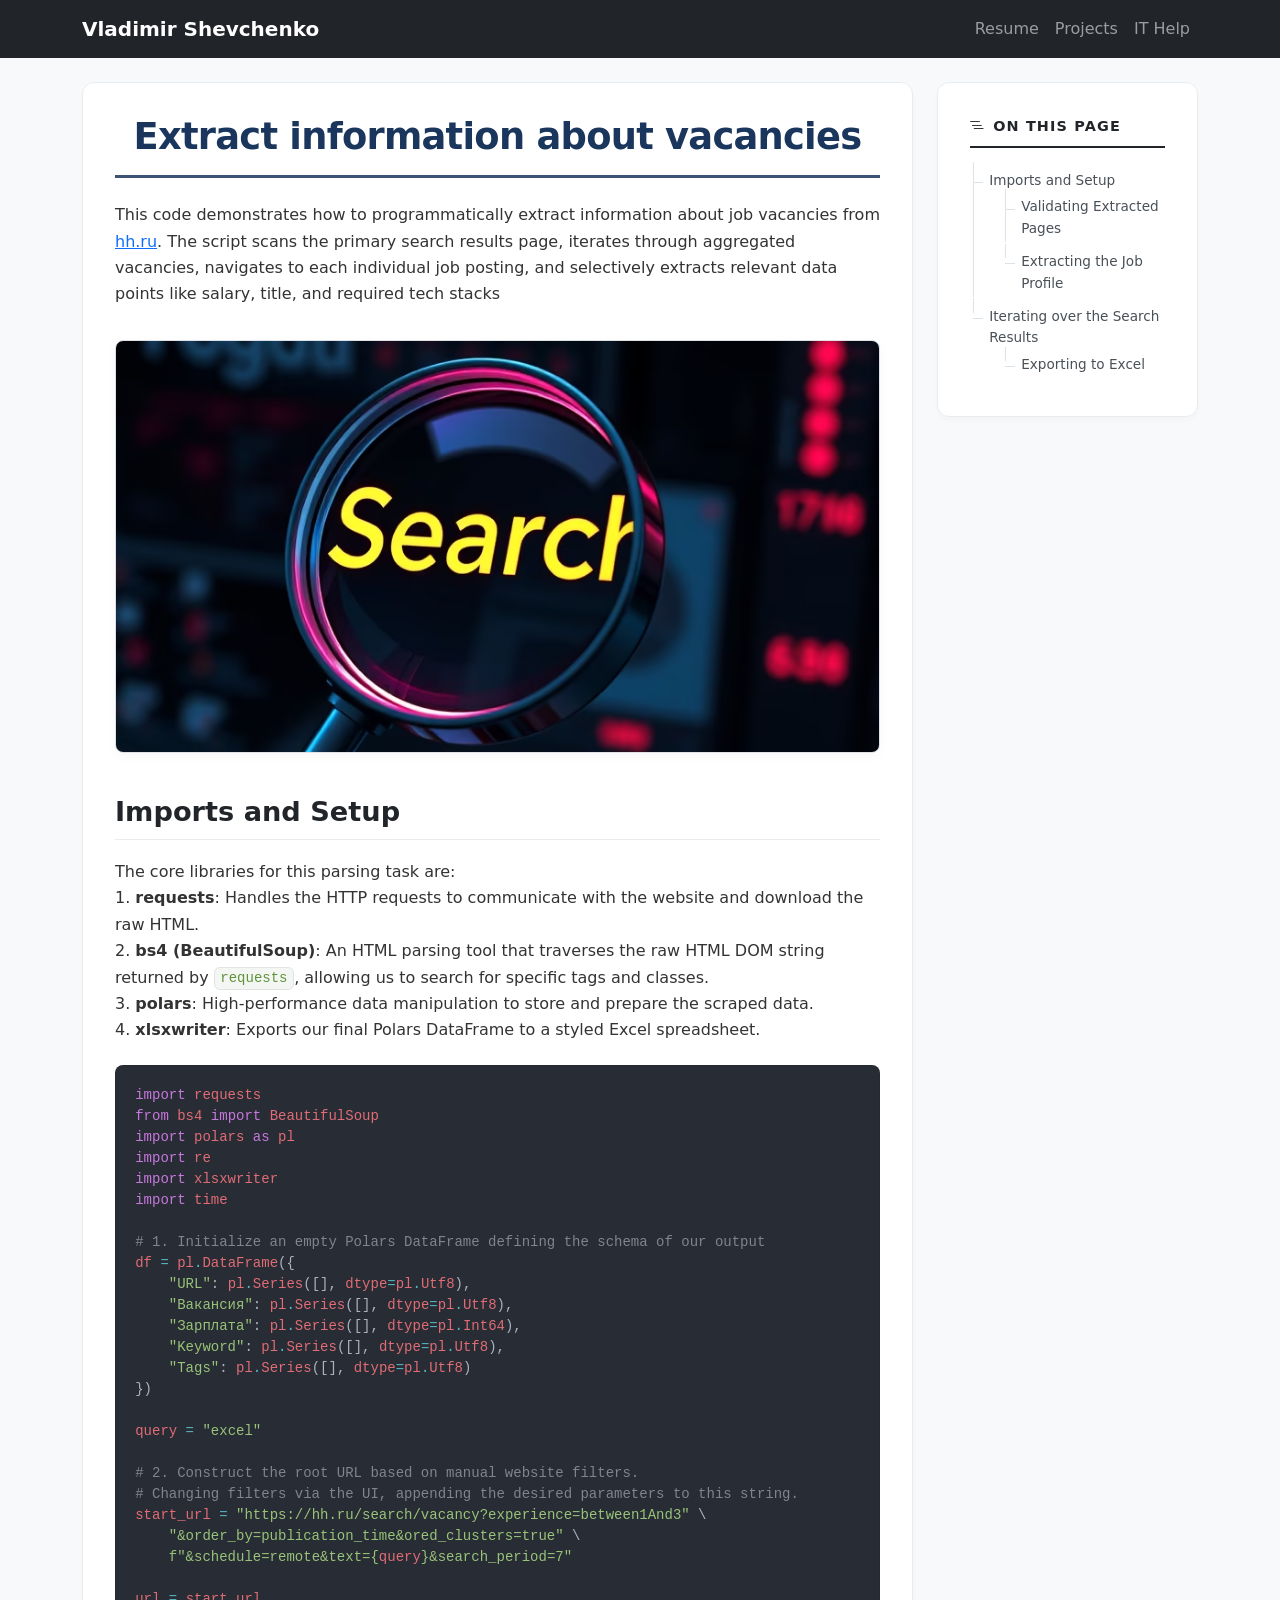
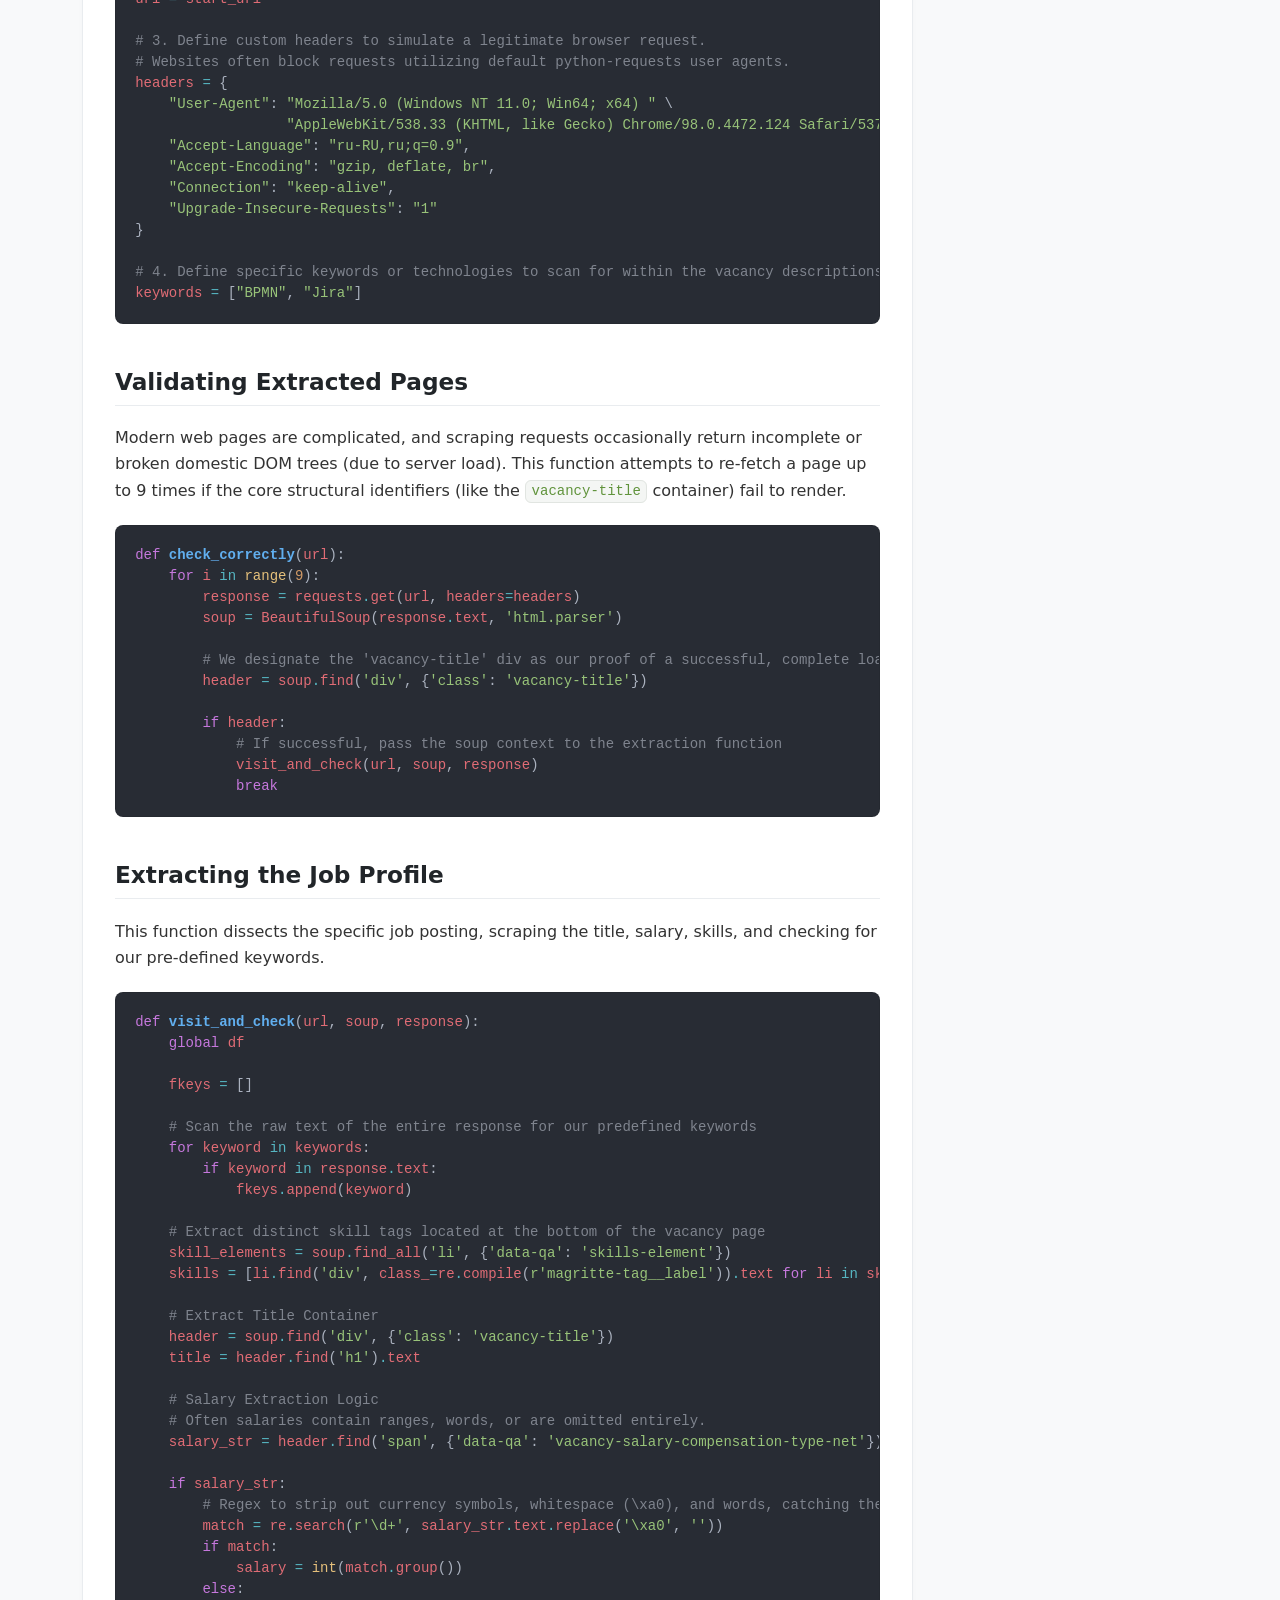
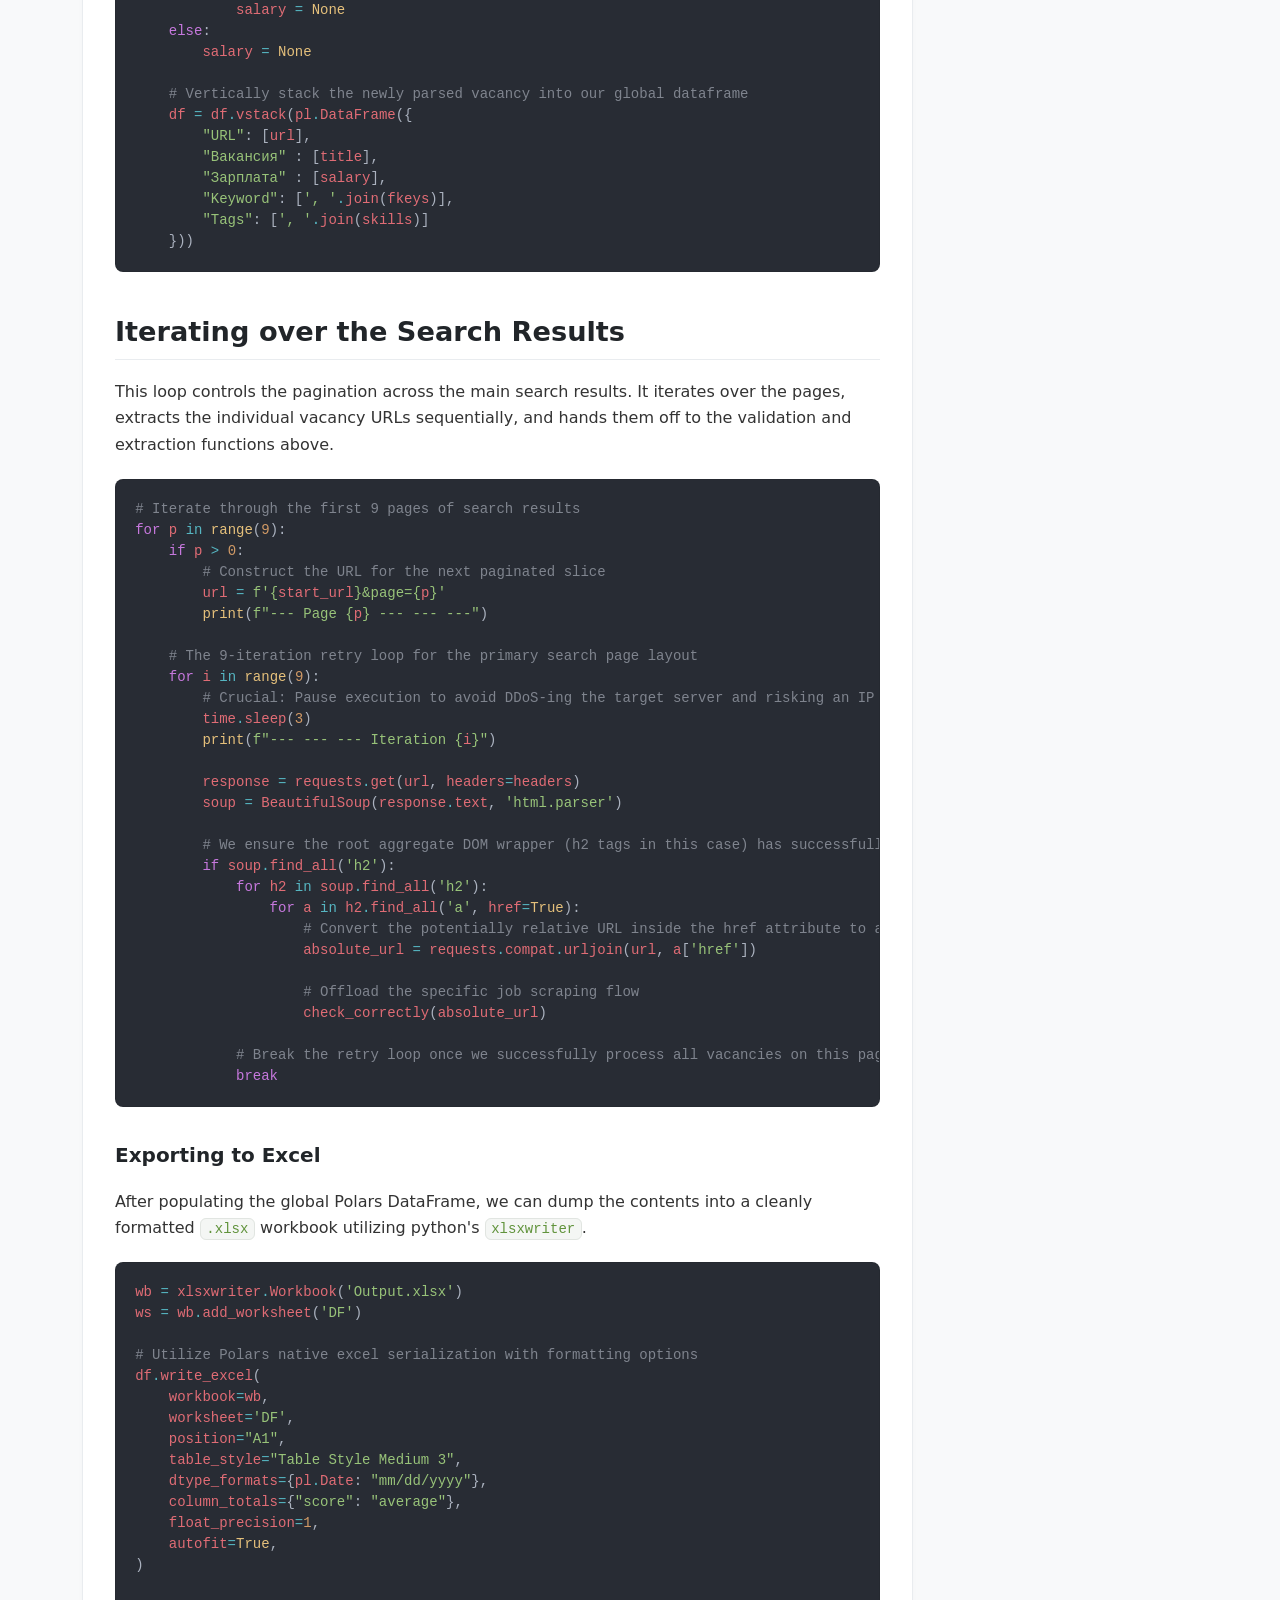
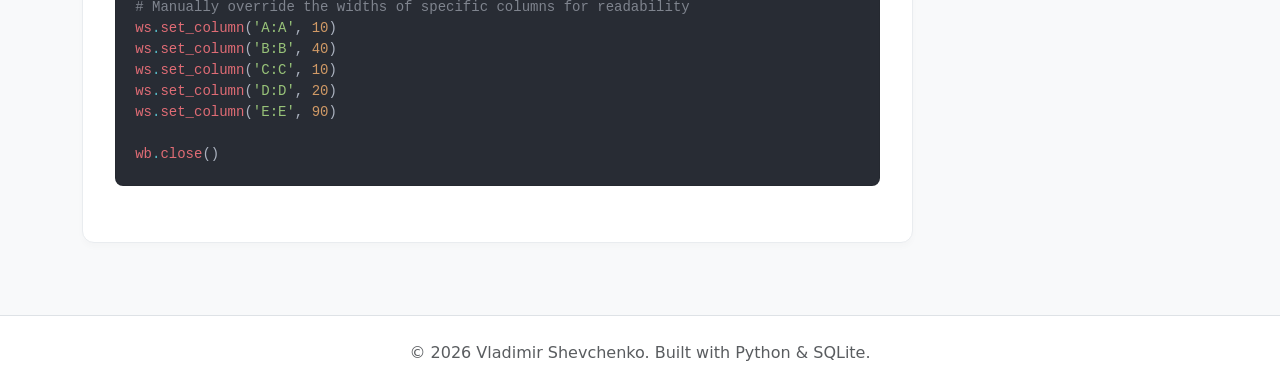
<file: prj/extract-information-about-vacancies/index.html>
<!DOCTYPE html>
<html lang="en">
<head>
    <meta charset="UTF-8">
    <meta name="viewport" content="width=device-width, initial-scale=1.0">
    <title>Extract information about vacancies - Portfolio</title>
    
    <!-- Базовые мета-теги SEO -->
    <meta name="description" content="Vladimir Shevchenko - Data Analyst & IT Specialist portfolio and resume. Experience in automation, reporting, and risk analytics.">
    <meta name="author" content="Vladimir Shevchenko">

    <!-- Open Graph (Превью для Telegram, LinkedIn и др.) -->
    <meta property="og:type" content="website">
    <meta property="og:title" content="Extract information about vacancies">
    <meta property="og:description" content="Data analyst and IT specialist with strong experience in process automation, reporting systems, and risk analytics.">
    <meta property="og:image" content="../..//assets/about/profile.jpg">
    <meta property="og:site_name" content="Vladimir Shevchenko Portfolio">

    <!-- Twitter Cards -->
    <meta name="twitter:card" content="summary">
    <meta name="twitter:title" content="Extract information about vacancies">
    <meta name="twitter:description" content="Data analyst and IT specialist with strong experience in process automation, reporting systems, and risk analytics.">
    <meta name="twitter:image" content="../..//assets/about/profile.jpg">

    <!-- Bootstrap 5 CSS & Icons -->
    <link href="https://cdn.jsdelivr.net/npm/bootstrap@5.3.0/dist/css/bootstrap.min.css" rel="stylesheet">
    <link href="https://cdn.jsdelivr.net/npm/bootstrap-icons@1.10.0/font/bootstrap-icons.css" rel="stylesheet">
    
    <!-- Стили подсветки синтаксиса и кастомные стили -->
    <link href="../..//assets/pygments.css" rel="stylesheet">
    <link href="../..//assets/style.css" rel="stylesheet">
    
    <!-- Место для кастомных стилей отдельных страниц -->
    
</head>
<body>

    <nav class="navbar navbar-expand-lg navbar-dark bg-dark mb-4">
        <div class="container">
            <!-- Динамическое имя в бренде навигационной панели -->
            <a class="navbar-brand fw-bold" href="../../">Vladimir Shevchenko</a>
            <button class="navbar-toggler" type="button" data-bs-toggle="collapse" data-bs-target="#navbarNav">
                <span class="navbar-toggler-icon"></span>
            </button>
            <div class="collapse navbar-collapse" id="navbarNav">
                <ul class="navbar-nav ms-auto">
                    <li class="nav-item">
                        <a class="nav-link" href="../../">Resume</a>
                    </li>
                    <li class="nav-item">
                        <a class="nav-link" href="../..//projects">Projects</a>
                    </li>
                    <li class="nav-item">
                        <a class="nav-link" href="../..//it-help">IT Help</a>
                    </li>
                </ul>
            </div>
        </div>
    </nav>

    <main class="container mb-5">
        

<div class="row">
    <!-- Левая колонка: Основной текст статьи (9 колонок) -->
    <div class="col-12 col-md-9 order-2 order-md-1">
        <article class="custom-card">
            <!-- Заголовок страницы -->
            <h1 class="article-main-title mb-3">Extract information about vacancies</h1>
            <hr class="article-title-divider mb-4">
            
            <div class="article-content">
                <p>This code demonstrates how to programmatically extract information about job vacancies from <a href="https://hh.ru/">hh.ru</a>. The script scans the primary search results page, iterates through aggregated vacancies, navigates to each individual job posting, and selectively extracts relevant data points like salary, title, and required tech stacks</p>
<p><img alt="Preview" src="../..//assets/../..//assets/extract-information-about-vacancies/preview.avif" /></p>
<h1 id="imports-and-setup">Imports and Setup</h1>
<p>The core libraries for this parsing task are:<br />
1. <strong>requests</strong>: Handles the HTTP requests to communicate with the website and download the raw HTML.<br />
2. <strong>bs4 (BeautifulSoup)</strong>: An HTML parsing tool that traverses the raw HTML DOM string returned by <code>requests</code>, allowing us to search for specific tags and classes.<br />
3. <strong>polars</strong>: High-performance data manipulation to store and prepare the scraped data.<br />
4. <strong>xlsxwriter</strong>: Exports our final Polars DataFrame to a styled Excel spreadsheet.</p>
<div class="codehilite"><pre><span></span><code><span class="kn">import</span><span class="w"> </span><span class="nn">requests</span>
<span class="kn">from</span><span class="w"> </span><span class="nn">bs4</span><span class="w"> </span><span class="kn">import</span> <span class="n">BeautifulSoup</span>
<span class="kn">import</span><span class="w"> </span><span class="nn">polars</span><span class="w"> </span><span class="k">as</span><span class="w"> </span><span class="nn">pl</span>
<span class="kn">import</span><span class="w"> </span><span class="nn">re</span>
<span class="kn">import</span><span class="w"> </span><span class="nn">xlsxwriter</span>
<span class="kn">import</span><span class="w"> </span><span class="nn">time</span>

<span class="c1"># 1. Initialize an empty Polars DataFrame defining the schema of our output</span>
<span class="n">df</span> <span class="o">=</span> <span class="n">pl</span><span class="o">.</span><span class="n">DataFrame</span><span class="p">({</span>                             
    <span class="s2">&quot;URL&quot;</span><span class="p">:</span> <span class="n">pl</span><span class="o">.</span><span class="n">Series</span><span class="p">([],</span> <span class="n">dtype</span><span class="o">=</span><span class="n">pl</span><span class="o">.</span><span class="n">Utf8</span><span class="p">),</span>
    <span class="s2">&quot;Вакансия&quot;</span><span class="p">:</span> <span class="n">pl</span><span class="o">.</span><span class="n">Series</span><span class="p">([],</span> <span class="n">dtype</span><span class="o">=</span><span class="n">pl</span><span class="o">.</span><span class="n">Utf8</span><span class="p">),</span>
    <span class="s2">&quot;Зарплата&quot;</span><span class="p">:</span> <span class="n">pl</span><span class="o">.</span><span class="n">Series</span><span class="p">([],</span> <span class="n">dtype</span><span class="o">=</span><span class="n">pl</span><span class="o">.</span><span class="n">Int64</span><span class="p">),</span>
    <span class="s2">&quot;Keyword&quot;</span><span class="p">:</span> <span class="n">pl</span><span class="o">.</span><span class="n">Series</span><span class="p">([],</span> <span class="n">dtype</span><span class="o">=</span><span class="n">pl</span><span class="o">.</span><span class="n">Utf8</span><span class="p">),</span>
    <span class="s2">&quot;Tags&quot;</span><span class="p">:</span> <span class="n">pl</span><span class="o">.</span><span class="n">Series</span><span class="p">([],</span> <span class="n">dtype</span><span class="o">=</span><span class="n">pl</span><span class="o">.</span><span class="n">Utf8</span><span class="p">)</span>
<span class="p">})</span>                                              

<span class="n">query</span> <span class="o">=</span> <span class="s2">&quot;excel&quot;</span> 

<span class="c1"># 2. Construct the root URL based on manual website filters. </span>
<span class="c1"># Changing filters via the UI, appending the desired parameters to this string.</span>
<span class="n">start_url</span> <span class="o">=</span> <span class="s2">&quot;https://hh.ru/search/vacancy?experience=between1And3&quot;</span> \
    <span class="s2">&quot;&amp;order_by=publication_time&amp;ored_clusters=true&quot;</span> \
    <span class="sa">f</span><span class="s2">&quot;&amp;schedule=remote&amp;text=</span><span class="si">{</span><span class="n">query</span><span class="si">}</span><span class="s2">&amp;search_period=7&quot;</span>                  

<span class="n">url</span> <span class="o">=</span> <span class="n">start_url</span>                 

<span class="c1"># 3. Define custom headers to simulate a legitimate browser request.</span>
<span class="c1"># Websites often block requests utilizing default python-requests user agents.</span>
<span class="n">headers</span> <span class="o">=</span> <span class="p">{</span>                     
    <span class="s2">&quot;User-Agent&quot;</span><span class="p">:</span> <span class="s2">&quot;Mozilla/5.0 (Windows NT 11.0; Win64; x64) &quot;</span> \
                  <span class="s2">&quot;AppleWebKit/538.33 (KHTML, like Gecko) Chrome/98.0.4472.124 Safari/537.36&quot;</span><span class="p">,</span>
    <span class="s2">&quot;Accept-Language&quot;</span><span class="p">:</span> <span class="s2">&quot;ru-RU,ru;q=0.9&quot;</span><span class="p">,</span>
    <span class="s2">&quot;Accept-Encoding&quot;</span><span class="p">:</span> <span class="s2">&quot;gzip, deflate, br&quot;</span><span class="p">,</span>
    <span class="s2">&quot;Connection&quot;</span><span class="p">:</span> <span class="s2">&quot;keep-alive&quot;</span><span class="p">,</span>
    <span class="s2">&quot;Upgrade-Insecure-Requests&quot;</span><span class="p">:</span> <span class="s2">&quot;1&quot;</span>
<span class="p">}</span>

<span class="c1"># 4. Define specific keywords or technologies to scan for within the vacancy descriptions.</span>
<span class="n">keywords</span> <span class="o">=</span> <span class="p">[</span><span class="s2">&quot;BPMN&quot;</span><span class="p">,</span> <span class="s2">&quot;Jira&quot;</span><span class="p">]</span>     
</code></pre></div>

<h2 id="validating-extracted-pages">Validating Extracted Pages</h2>
<p>Modern web pages are complicated, and scraping requests occasionally return incomplete or broken domestic DOM trees (due to server load). This function attempts to re-fetch a page up to 9 times if the core structural identifiers (like the <code>vacancy-title</code> container) fail to render.</p>
<div class="codehilite"><pre><span></span><code><span class="k">def</span><span class="w"> </span><span class="nf">check_correctly</span><span class="p">(</span><span class="n">url</span><span class="p">):</span>
    <span class="k">for</span> <span class="n">i</span> <span class="ow">in</span> <span class="nb">range</span><span class="p">(</span><span class="mi">9</span><span class="p">):</span>         
        <span class="n">response</span> <span class="o">=</span> <span class="n">requests</span><span class="o">.</span><span class="n">get</span><span class="p">(</span><span class="n">url</span><span class="p">,</span> <span class="n">headers</span><span class="o">=</span><span class="n">headers</span><span class="p">)</span> 
        <span class="n">soup</span> <span class="o">=</span> <span class="n">BeautifulSoup</span><span class="p">(</span><span class="n">response</span><span class="o">.</span><span class="n">text</span><span class="p">,</span> <span class="s1">&#39;html.parser&#39;</span><span class="p">)</span> 

        <span class="c1"># We designate the &#39;vacancy-title&#39; div as our proof of a successful, complete load</span>
        <span class="n">header</span> <span class="o">=</span> <span class="n">soup</span><span class="o">.</span><span class="n">find</span><span class="p">(</span><span class="s1">&#39;div&#39;</span><span class="p">,</span> <span class="p">{</span><span class="s1">&#39;class&#39;</span><span class="p">:</span> <span class="s1">&#39;vacancy-title&#39;</span><span class="p">})</span> 

        <span class="k">if</span> <span class="n">header</span><span class="p">:</span>                                            
            <span class="c1"># If successful, pass the soup context to the extraction function</span>
            <span class="n">visit_and_check</span><span class="p">(</span><span class="n">url</span><span class="p">,</span> <span class="n">soup</span><span class="p">,</span> <span class="n">response</span><span class="p">)</span>             
            <span class="k">break</span>
</code></pre></div>

<h2 id="extracting-the-job-profile">Extracting the Job Profile</h2>
<p>This function dissects the specific job posting, scraping the title, salary, skills, and checking for our pre-defined keywords. </p>
<div class="codehilite"><pre><span></span><code><span class="k">def</span><span class="w"> </span><span class="nf">visit_and_check</span><span class="p">(</span><span class="n">url</span><span class="p">,</span> <span class="n">soup</span><span class="p">,</span> <span class="n">response</span><span class="p">):</span>
    <span class="k">global</span> <span class="n">df</span>                     

    <span class="n">fkeys</span> <span class="o">=</span> <span class="p">[]</span>                    

    <span class="c1"># Scan the raw text of the entire response for our predefined keywords</span>
    <span class="k">for</span> <span class="n">keyword</span> <span class="ow">in</span> <span class="n">keywords</span><span class="p">:</span>      
        <span class="k">if</span> <span class="n">keyword</span> <span class="ow">in</span> <span class="n">response</span><span class="o">.</span><span class="n">text</span><span class="p">:</span> 
            <span class="n">fkeys</span><span class="o">.</span><span class="n">append</span><span class="p">(</span><span class="n">keyword</span><span class="p">)</span>      

    <span class="c1"># Extract distinct skill tags located at the bottom of the vacancy page</span>
    <span class="n">skill_elements</span> <span class="o">=</span> <span class="n">soup</span><span class="o">.</span><span class="n">find_all</span><span class="p">(</span><span class="s1">&#39;li&#39;</span><span class="p">,</span> <span class="p">{</span><span class="s1">&#39;data-qa&#39;</span><span class="p">:</span> <span class="s1">&#39;skills-element&#39;</span><span class="p">})</span> 
    <span class="n">skills</span> <span class="o">=</span> <span class="p">[</span><span class="n">li</span><span class="o">.</span><span class="n">find</span><span class="p">(</span><span class="s1">&#39;div&#39;</span><span class="p">,</span> <span class="n">class_</span><span class="o">=</span><span class="n">re</span><span class="o">.</span><span class="n">compile</span><span class="p">(</span><span class="sa">r</span><span class="s1">&#39;magritte-tag__label&#39;</span><span class="p">))</span><span class="o">.</span><span class="n">text</span> <span class="k">for</span> <span class="n">li</span> <span class="ow">in</span> <span class="n">skill_elements</span><span class="p">]</span> 

    <span class="c1"># Extract Title Container</span>
    <span class="n">header</span> <span class="o">=</span> <span class="n">soup</span><span class="o">.</span><span class="n">find</span><span class="p">(</span><span class="s1">&#39;div&#39;</span><span class="p">,</span> <span class="p">{</span><span class="s1">&#39;class&#39;</span><span class="p">:</span> <span class="s1">&#39;vacancy-title&#39;</span><span class="p">})</span> 
    <span class="n">title</span> <span class="o">=</span> <span class="n">header</span><span class="o">.</span><span class="n">find</span><span class="p">(</span><span class="s1">&#39;h1&#39;</span><span class="p">)</span><span class="o">.</span><span class="n">text</span>                        

    <span class="c1"># Salary Extraction Logic</span>
    <span class="c1"># Often salaries contain ranges, words, or are omitted entirely.</span>
    <span class="n">salary_str</span> <span class="o">=</span> <span class="n">header</span><span class="o">.</span><span class="n">find</span><span class="p">(</span><span class="s1">&#39;span&#39;</span><span class="p">,</span> <span class="p">{</span><span class="s1">&#39;data-qa&#39;</span><span class="p">:</span> <span class="s1">&#39;vacancy-salary-compensation-type-net&#39;</span><span class="p">})</span> 

    <span class="k">if</span> <span class="n">salary_str</span><span class="p">:</span>                
        <span class="c1"># Regex to strip out currency symbols, whitespace (\xa0), and words, catching the first integer</span>
        <span class="n">match</span> <span class="o">=</span> <span class="n">re</span><span class="o">.</span><span class="n">search</span><span class="p">(</span><span class="sa">r</span><span class="s1">&#39;\d+&#39;</span><span class="p">,</span> <span class="n">salary_str</span><span class="o">.</span><span class="n">text</span><span class="o">.</span><span class="n">replace</span><span class="p">(</span><span class="s1">&#39;</span><span class="se">\xa0</span><span class="s1">&#39;</span><span class="p">,</span> <span class="s1">&#39;&#39;</span><span class="p">))</span> 
        <span class="k">if</span> <span class="n">match</span><span class="p">:</span>
            <span class="n">salary</span> <span class="o">=</span> <span class="nb">int</span><span class="p">(</span><span class="n">match</span><span class="o">.</span><span class="n">group</span><span class="p">())</span> 
        <span class="k">else</span><span class="p">:</span>
            <span class="n">salary</span> <span class="o">=</span> <span class="kc">None</span>           
    <span class="k">else</span><span class="p">:</span>
        <span class="n">salary</span> <span class="o">=</span> <span class="kc">None</span>               

    <span class="c1"># Vertically stack the newly parsed vacancy into our global dataframe</span>
    <span class="n">df</span> <span class="o">=</span> <span class="n">df</span><span class="o">.</span><span class="n">vstack</span><span class="p">(</span><span class="n">pl</span><span class="o">.</span><span class="n">DataFrame</span><span class="p">({</span>    
        <span class="s2">&quot;URL&quot;</span><span class="p">:</span> <span class="p">[</span><span class="n">url</span><span class="p">],</span>                  
        <span class="s2">&quot;Вакансия&quot;</span> <span class="p">:</span> <span class="p">[</span><span class="n">title</span><span class="p">],</span>          
        <span class="s2">&quot;Зарплата&quot;</span> <span class="p">:</span> <span class="p">[</span><span class="n">salary</span><span class="p">],</span>         
        <span class="s2">&quot;Keyword&quot;</span><span class="p">:</span> <span class="p">[</span><span class="s1">&#39;, &#39;</span><span class="o">.</span><span class="n">join</span><span class="p">(</span><span class="n">fkeys</span><span class="p">)],</span> 
        <span class="s2">&quot;Tags&quot;</span><span class="p">:</span> <span class="p">[</span><span class="s1">&#39;, &#39;</span><span class="o">.</span><span class="n">join</span><span class="p">(</span><span class="n">skills</span><span class="p">)]</span>
    <span class="p">}))</span> 
</code></pre></div>

<h1 id="iterating-over-the-search-results">Iterating over the Search Results</h1>
<p>This loop controls the pagination across the main search results. It iterates over the pages, extracts the individual vacancy URLs sequentially, and hands them off to the validation and extraction functions above.</p>
<div class="codehilite"><pre><span></span><code><span class="c1"># Iterate through the first 9 pages of search results</span>
<span class="k">for</span> <span class="n">p</span> <span class="ow">in</span> <span class="nb">range</span><span class="p">(</span><span class="mi">9</span><span class="p">):</span>              
    <span class="k">if</span> <span class="n">p</span> <span class="o">&gt;</span> <span class="mi">0</span><span class="p">:</span>
        <span class="c1"># Construct the URL for the next paginated slice</span>
        <span class="n">url</span> <span class="o">=</span> <span class="sa">f</span><span class="s1">&#39;</span><span class="si">{</span><span class="n">start_url</span><span class="si">}</span><span class="s1">&amp;page=</span><span class="si">{</span><span class="n">p</span><span class="si">}</span><span class="s1">&#39;</span> 
        <span class="nb">print</span><span class="p">(</span><span class="sa">f</span><span class="s2">&quot;--- Page </span><span class="si">{</span><span class="n">p</span><span class="si">}</span><span class="s2"> --- --- ---&quot;</span><span class="p">)</span>

    <span class="c1"># The 9-iteration retry loop for the primary search page layout</span>
    <span class="k">for</span> <span class="n">i</span> <span class="ow">in</span> <span class="nb">range</span><span class="p">(</span><span class="mi">9</span><span class="p">):</span>          
        <span class="c1"># Crucial: Pause execution to avoid DDoS-ing the target server and risking an IP ban</span>
        <span class="n">time</span><span class="o">.</span><span class="n">sleep</span><span class="p">(</span><span class="mi">3</span><span class="p">)</span>           
        <span class="nb">print</span><span class="p">(</span><span class="sa">f</span><span class="s2">&quot;--- --- --- Iteration </span><span class="si">{</span><span class="n">i</span><span class="si">}</span><span class="s2">&quot;</span><span class="p">)</span>

        <span class="n">response</span> <span class="o">=</span> <span class="n">requests</span><span class="o">.</span><span class="n">get</span><span class="p">(</span><span class="n">url</span><span class="p">,</span> <span class="n">headers</span><span class="o">=</span><span class="n">headers</span><span class="p">)</span> 
        <span class="n">soup</span> <span class="o">=</span> <span class="n">BeautifulSoup</span><span class="p">(</span><span class="n">response</span><span class="o">.</span><span class="n">text</span><span class="p">,</span> <span class="s1">&#39;html.parser&#39;</span><span class="p">)</span> 

        <span class="c1"># We ensure the root aggregate DOM wrapper (h2 tags in this case) has successfully loaded</span>
        <span class="k">if</span> <span class="n">soup</span><span class="o">.</span><span class="n">find_all</span><span class="p">(</span><span class="s1">&#39;h2&#39;</span><span class="p">):</span>                            
            <span class="k">for</span> <span class="n">h2</span> <span class="ow">in</span> <span class="n">soup</span><span class="o">.</span><span class="n">find_all</span><span class="p">(</span><span class="s1">&#39;h2&#39;</span><span class="p">):</span>                 
                <span class="k">for</span> <span class="n">a</span> <span class="ow">in</span> <span class="n">h2</span><span class="o">.</span><span class="n">find_all</span><span class="p">(</span><span class="s1">&#39;a&#39;</span><span class="p">,</span> <span class="n">href</span><span class="o">=</span><span class="kc">True</span><span class="p">):</span>      
                    <span class="c1"># Convert the potentially relative URL inside the href attribute to a full absolute URL</span>
                    <span class="n">absolute_url</span> <span class="o">=</span> <span class="n">requests</span><span class="o">.</span><span class="n">compat</span><span class="o">.</span><span class="n">urljoin</span><span class="p">(</span><span class="n">url</span><span class="p">,</span> <span class="n">a</span><span class="p">[</span><span class="s1">&#39;href&#39;</span><span class="p">])</span> 

                    <span class="c1"># Offload the specific job scraping flow</span>
                    <span class="n">check_correctly</span><span class="p">(</span><span class="n">absolute_url</span><span class="p">)</span> 

            <span class="c1"># Break the retry loop once we successfully process all vacancies on this page </span>
            <span class="k">break</span>                                 
</code></pre></div>

<h3 id="exporting-to-excel">Exporting to Excel</h3>
<p>After populating the global Polars DataFrame, we can dump the contents into a cleanly formatted <code>.xlsx</code> workbook utilizing python's <code>xlsxwriter</code>.</p>
<div class="codehilite"><pre><span></span><code><span class="n">wb</span> <span class="o">=</span> <span class="n">xlsxwriter</span><span class="o">.</span><span class="n">Workbook</span><span class="p">(</span><span class="s1">&#39;Output.xlsx&#39;</span><span class="p">)</span>    
<span class="n">ws</span> <span class="o">=</span> <span class="n">wb</span><span class="o">.</span><span class="n">add_worksheet</span><span class="p">(</span><span class="s1">&#39;DF&#39;</span><span class="p">)</span>                

<span class="c1"># Utilize Polars native excel serialization with formatting options</span>
<span class="n">df</span><span class="o">.</span><span class="n">write_excel</span><span class="p">(</span>                            
    <span class="n">workbook</span><span class="o">=</span><span class="n">wb</span><span class="p">,</span>  
    <span class="n">worksheet</span><span class="o">=</span><span class="s1">&#39;DF&#39;</span><span class="p">,</span>  
    <span class="n">position</span><span class="o">=</span><span class="s2">&quot;A1&quot;</span><span class="p">,</span>  
    <span class="n">table_style</span><span class="o">=</span><span class="s2">&quot;Table Style Medium 3&quot;</span><span class="p">,</span>  
    <span class="n">dtype_formats</span><span class="o">=</span><span class="p">{</span><span class="n">pl</span><span class="o">.</span><span class="n">Date</span><span class="p">:</span> <span class="s2">&quot;mm/dd/yyyy&quot;</span><span class="p">},</span>  
    <span class="n">column_totals</span><span class="o">=</span><span class="p">{</span><span class="s2">&quot;score&quot;</span><span class="p">:</span> <span class="s2">&quot;average&quot;</span><span class="p">},</span>  
    <span class="n">float_precision</span><span class="o">=</span><span class="mi">1</span><span class="p">,</span>  
    <span class="n">autofit</span><span class="o">=</span><span class="kc">True</span><span class="p">,</span>  
<span class="p">)</span>  

<span class="c1"># Manually override the widths of specific columns for readability</span>
<span class="n">ws</span><span class="o">.</span><span class="n">set_column</span><span class="p">(</span><span class="s1">&#39;A:A&#39;</span><span class="p">,</span> <span class="mi">10</span><span class="p">)</span>  
<span class="n">ws</span><span class="o">.</span><span class="n">set_column</span><span class="p">(</span><span class="s1">&#39;B:B&#39;</span><span class="p">,</span> <span class="mi">40</span><span class="p">)</span> 
<span class="n">ws</span><span class="o">.</span><span class="n">set_column</span><span class="p">(</span><span class="s1">&#39;C:C&#39;</span><span class="p">,</span> <span class="mi">10</span><span class="p">)</span> 
<span class="n">ws</span><span class="o">.</span><span class="n">set_column</span><span class="p">(</span><span class="s1">&#39;D:D&#39;</span><span class="p">,</span> <span class="mi">20</span><span class="p">)</span> 
<span class="n">ws</span><span class="o">.</span><span class="n">set_column</span><span class="p">(</span><span class="s1">&#39;E:E&#39;</span><span class="p">,</span> <span class="mi">90</span><span class="p">)</span> 

<span class="n">wb</span><span class="o">.</span><span class="n">close</span><span class="p">()</span> 
</code></pre></div>
            </div>
        </article>
    </div>

    <!-- Правая колонка: Компактное Git-Branch оглавление (3 колонки) -->
    <div class="col-12 col-md-3 order-1 order-md-2 mb-4">
        <div class="toc-sidebar custom-card">
            <!-- Блок-якорь оглавления -->
            <div class="toc-title"><i class="bi bi-list-nested me-2"></i>On This Page</div>
            
            <!-- Выводим рекурсивное иерархическое дерево оглавления -->
            <div class="toc">
<ul>
<li><a href="#imports-and-setup">Imports and Setup</a><ul>
<li><a href="#validating-extracted-pages">Validating Extracted Pages</a></li>
<li><a href="#extracting-the-job-profile">Extracting the Job Profile</a></li>
</ul>
</li>
<li><a href="#iterating-over-the-search-results">Iterating over the Search Results</a><ul>
<li><a href="#exporting-to-excel">Exporting to Excel</a></li>
</ul>
</li>
</ul>
</div>

        </div>
    </div>
</div>

    </main>

    <!-- Динамическое имя в футере -->
    <footer class="text-center text-muted py-4 border-top mt-5 bg-white">
        <p class="mb-0">© 2026 Vladimir Shevchenko. Built with Python & SQLite.</p>
    </footer>

    <script src="https://cdn.jsdelivr.net/npm/bootstrap@5.3.0/dist/js/bootstrap.bundle.min.js"></script>
    
    <!-- Место для кастомных скриптов отдельных страниц -->
    
</body>
</html>
</file>
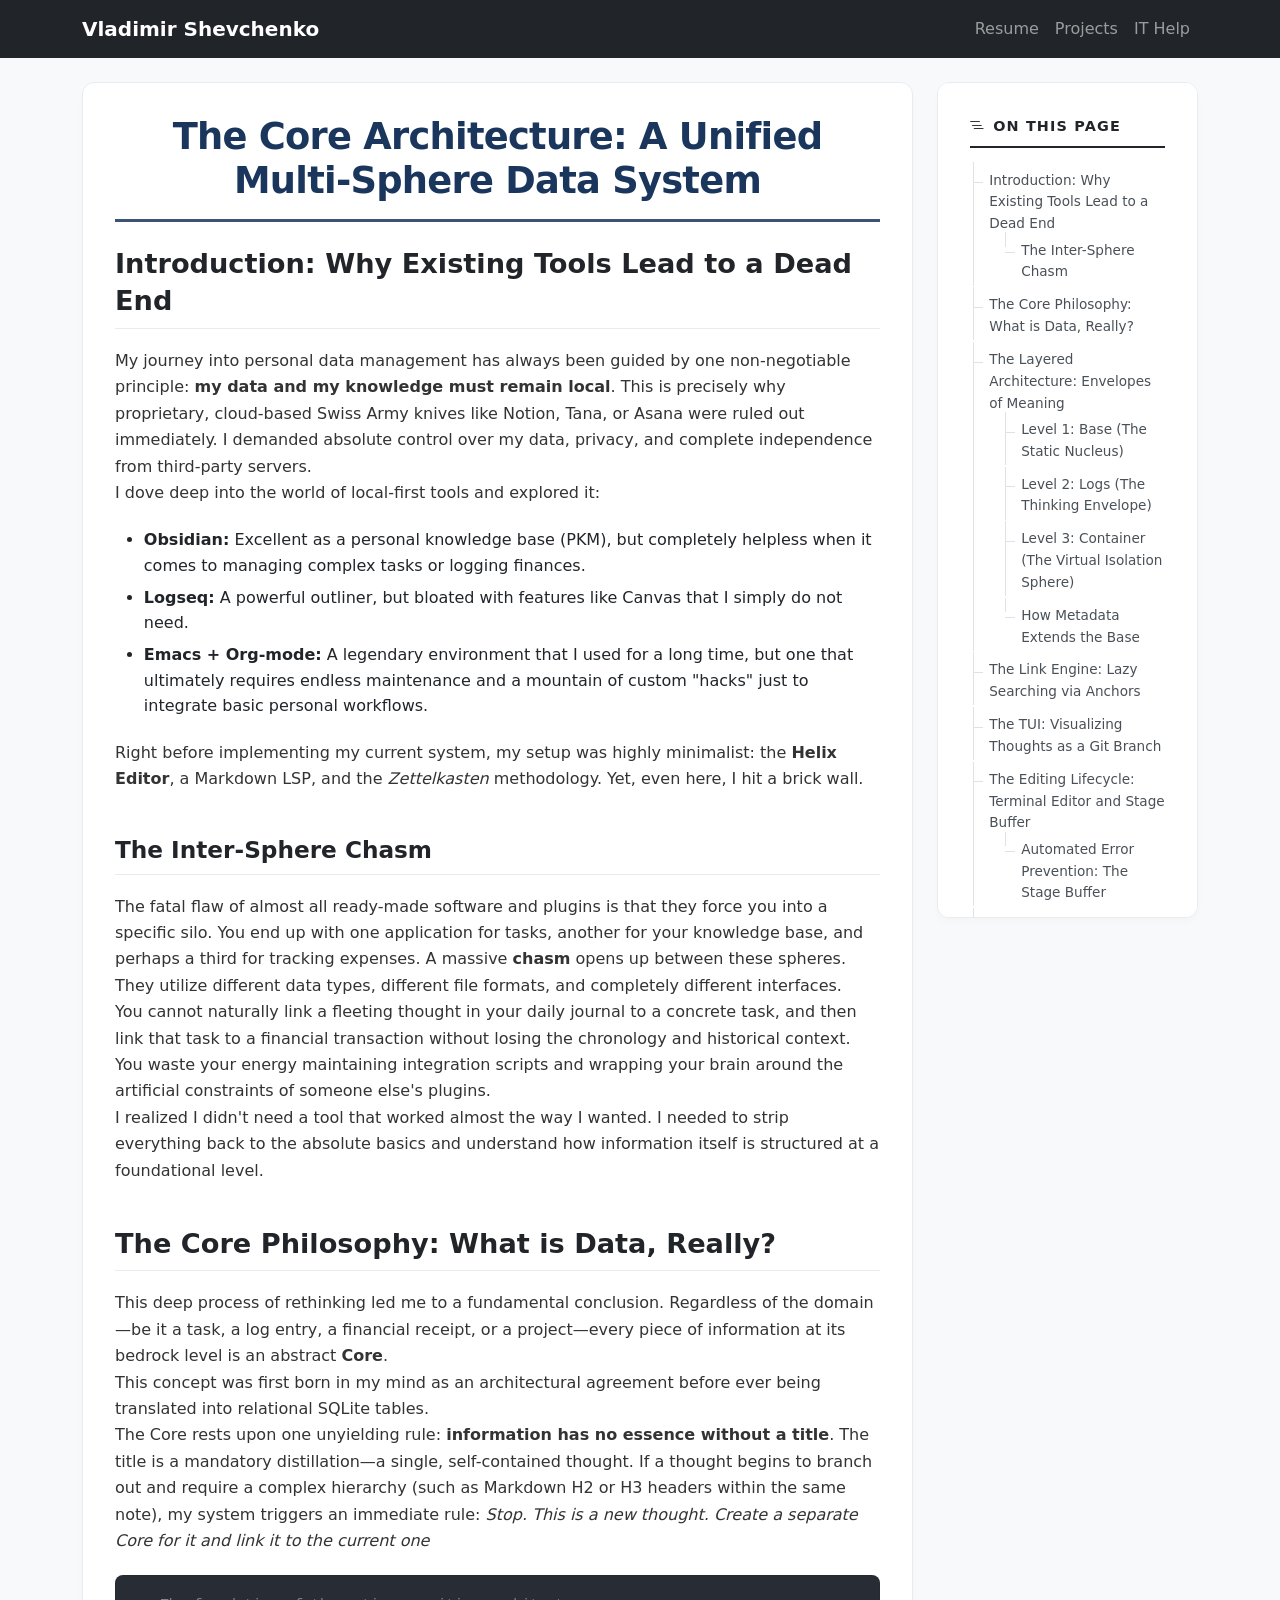
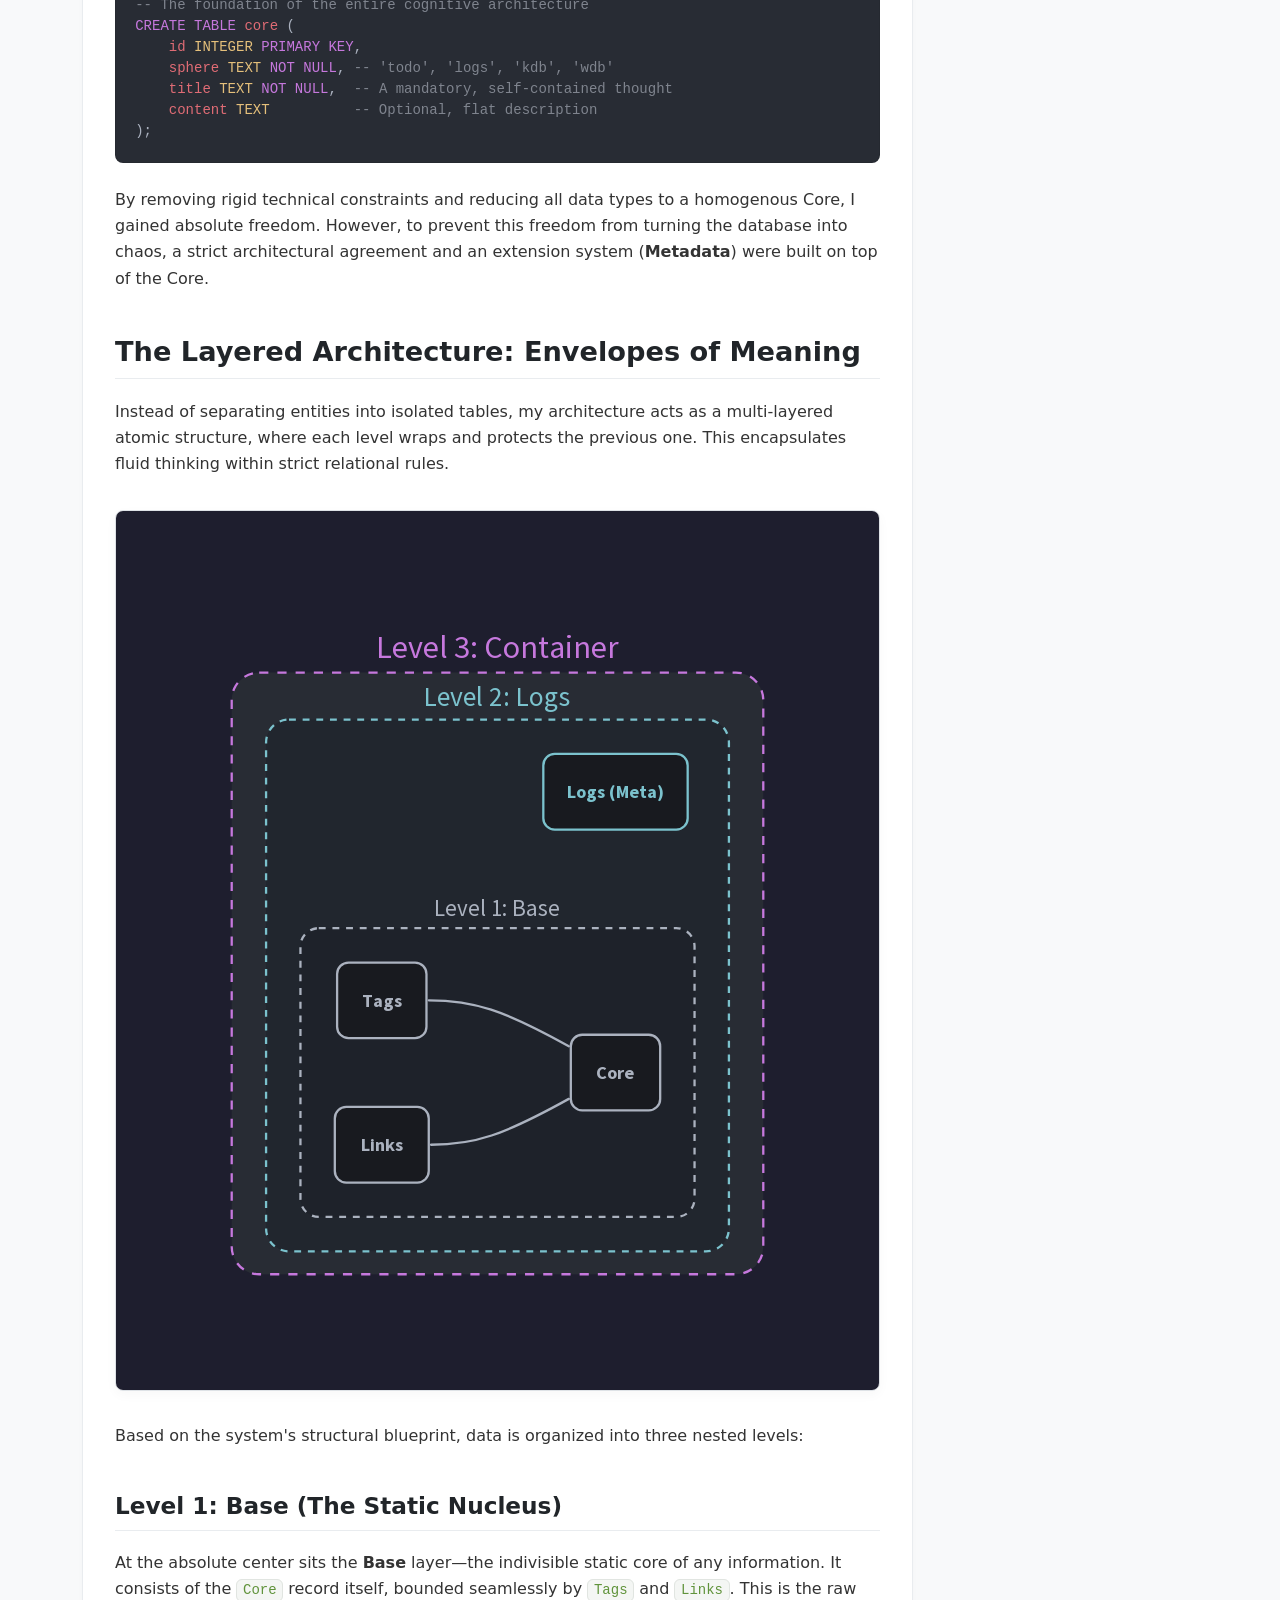
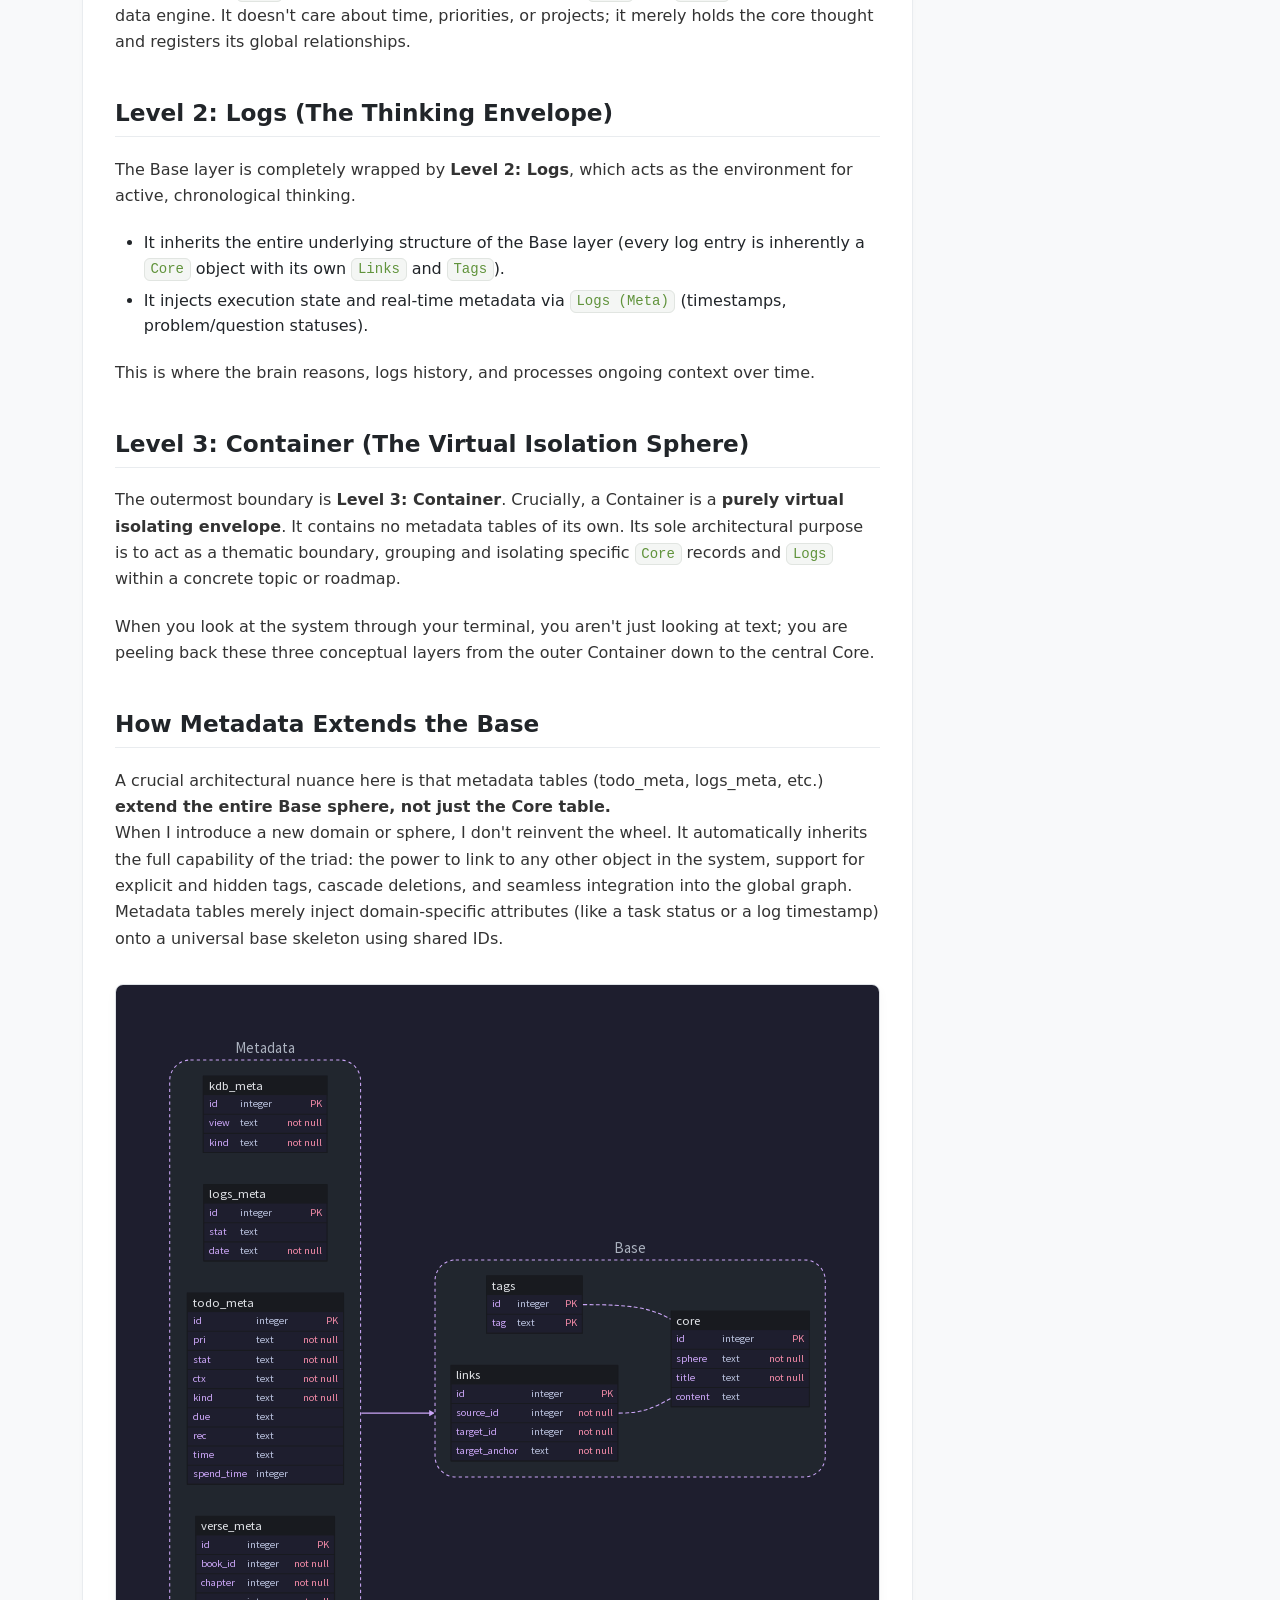
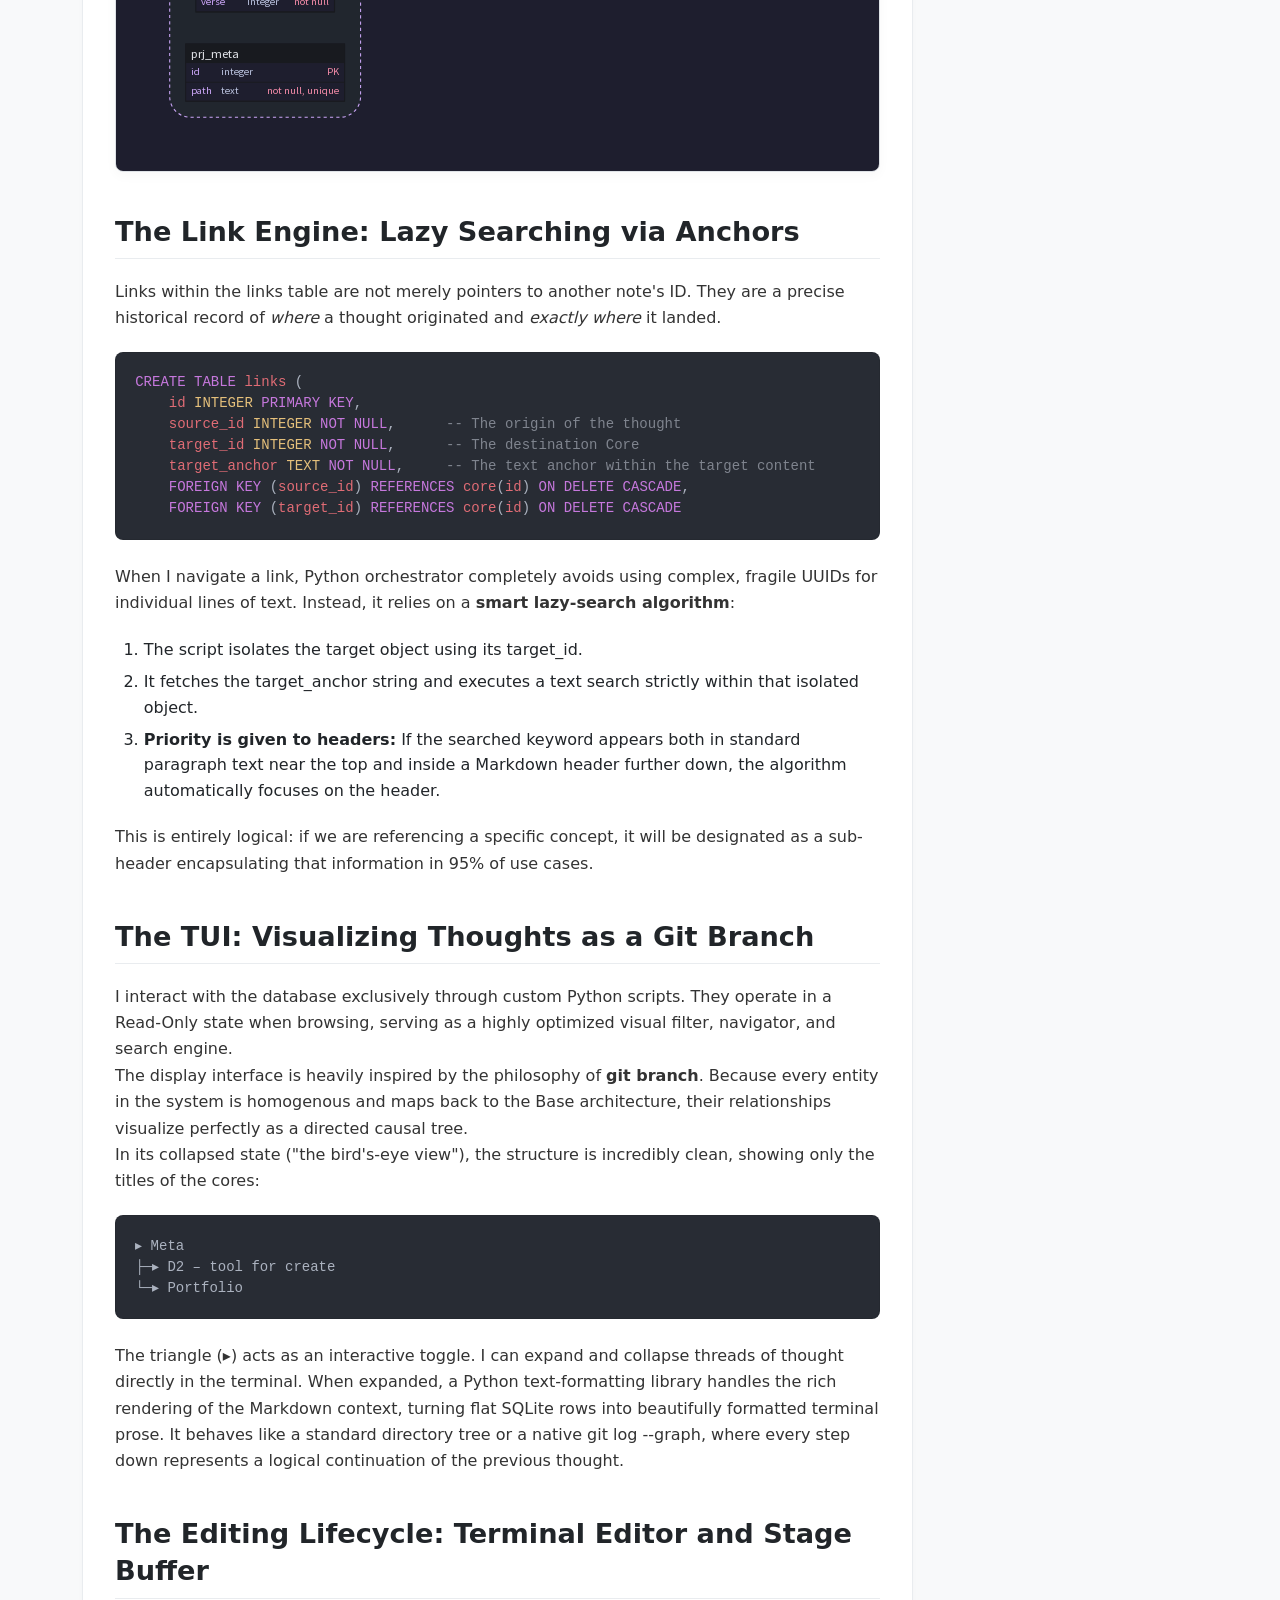
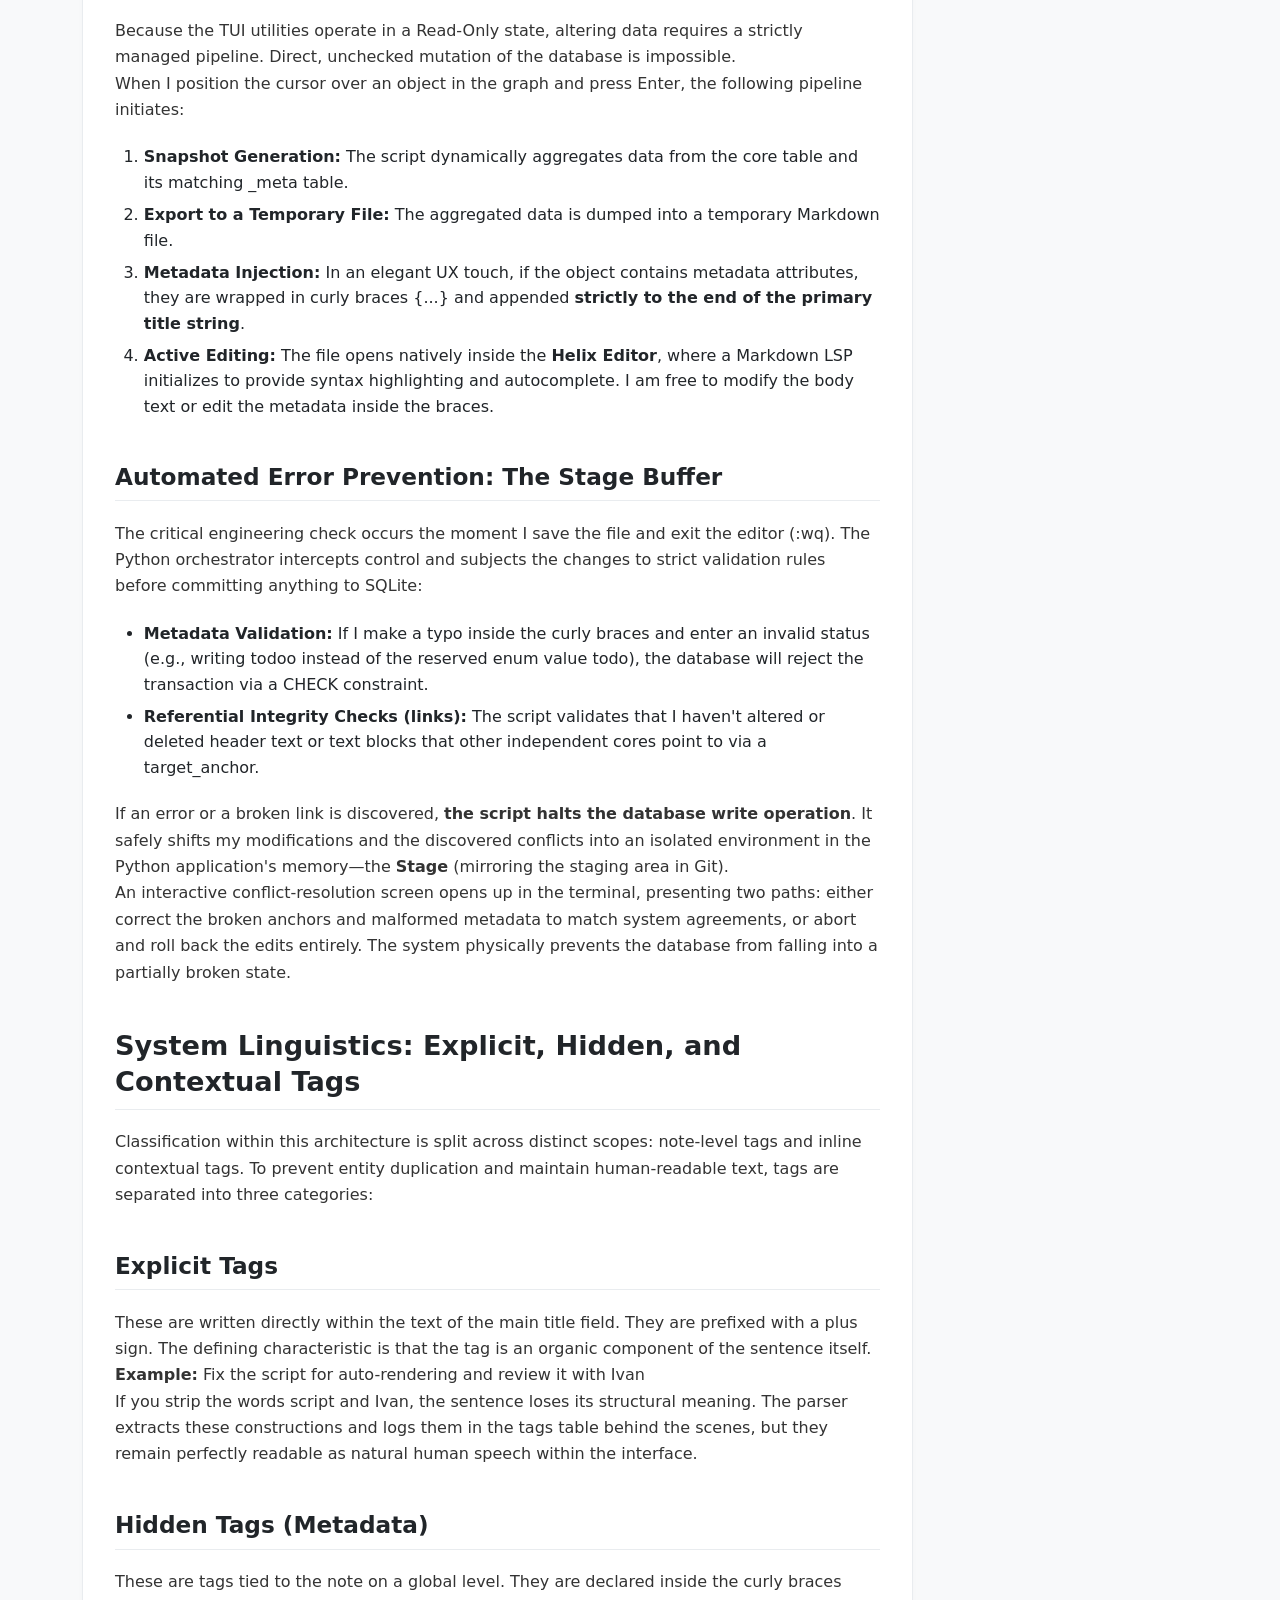
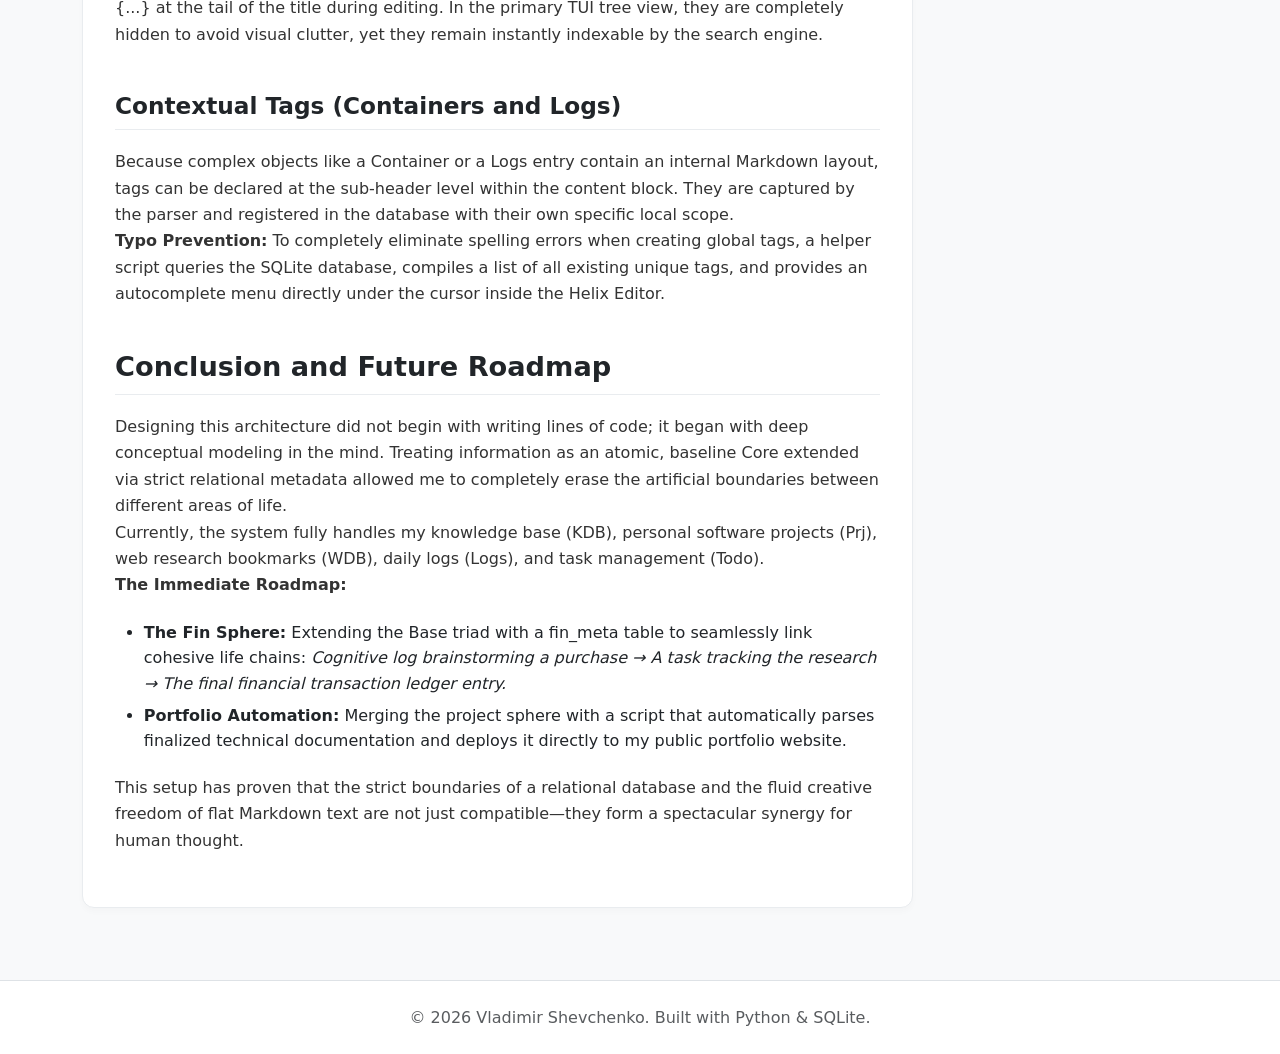
<file: prj/git-driven-thinking-how-i-engineered-a-custom-knowledge-base-on-sqlite-and-python/index.html>
<!DOCTYPE html>
<html lang="en">
<head>
    <meta charset="UTF-8">
    <meta name="viewport" content="width=device-width, initial-scale=1.0">
    <title>The Core Architecture: A Unified Multi-Sphere Data System - Portfolio</title>
    
    <!-- Базовые мета-теги SEO -->
    <meta name="description" content="Vladimir Shevchenko - Data Analyst & IT Specialist portfolio and resume. Experience in automation, reporting, and risk analytics.">
    <meta name="author" content="Vladimir Shevchenko">

    <!-- Open Graph (Превью для Telegram, LinkedIn и др.) -->
    <meta property="og:type" content="website">
    <meta property="og:title" content="The Core Architecture: A Unified Multi-Sphere Data System">
    <meta property="og:description" content="Data analyst and IT specialist with strong experience in process automation, reporting systems, and risk analytics.">
    <meta property="og:image" content="../..//assets/about/profile.jpg">
    <meta property="og:site_name" content="Vladimir Shevchenko Portfolio">

    <!-- Twitter Cards -->
    <meta name="twitter:card" content="summary">
    <meta name="twitter:title" content="The Core Architecture: A Unified Multi-Sphere Data System">
    <meta name="twitter:description" content="Data analyst and IT specialist with strong experience in process automation, reporting systems, and risk analytics.">
    <meta name="twitter:image" content="../..//assets/about/profile.jpg">

    <!-- Bootstrap 5 CSS & Icons -->
    <link href="https://cdn.jsdelivr.net/npm/bootstrap@5.3.0/dist/css/bootstrap.min.css" rel="stylesheet">
    <link href="https://cdn.jsdelivr.net/npm/bootstrap-icons@1.10.0/font/bootstrap-icons.css" rel="stylesheet">
    
    <!-- Стили подсветки синтаксиса и кастомные стили -->
    <link href="../..//assets/pygments.css" rel="stylesheet">
    <link href="../..//assets/style.css" rel="stylesheet">
    
    <!-- Место для кастомных стилей отдельных страниц -->
    
</head>
<body>

    <nav class="navbar navbar-expand-lg navbar-dark bg-dark mb-4">
        <div class="container">
            <!-- Динамическое имя в бренде навигационной панели -->
            <a class="navbar-brand fw-bold" href="../../">Vladimir Shevchenko</a>
            <button class="navbar-toggler" type="button" data-bs-toggle="collapse" data-bs-target="#navbarNav">
                <span class="navbar-toggler-icon"></span>
            </button>
            <div class="collapse navbar-collapse" id="navbarNav">
                <ul class="navbar-nav ms-auto">
                    <li class="nav-item">
                        <a class="nav-link" href="../../">Resume</a>
                    </li>
                    <li class="nav-item">
                        <a class="nav-link" href="../..//projects">Projects</a>
                    </li>
                    <li class="nav-item">
                        <a class="nav-link" href="../..//it-help">IT Help</a>
                    </li>
                </ul>
            </div>
        </div>
    </nav>

    <main class="container mb-5">
        

<div class="row">
    <!-- Левая колонка: Основной текст статьи (9 колонок) -->
    <div class="col-12 col-md-9 order-2 order-md-1">
        <article class="custom-card">
            <!-- Заголовок страницы -->
            <h1 class="article-main-title mb-3">The Core Architecture: A Unified Multi-Sphere Data System</h1>
            <hr class="article-title-divider mb-4">
            
            <div class="article-content">
                <h1 id="introduction-why-existing-tools-lead-to-a-dead-end">Introduction: Why Existing Tools Lead to a Dead End</h1>
<p>My journey into personal data management has always been guided by one non-negotiable principle: <strong>my data and my knowledge must remain local</strong>. This is precisely why proprietary, cloud-based Swiss Army knives like Notion, Tana, or Asana were ruled out immediately. I demanded absolute control over my data, privacy, and complete independence from third-party servers.<br />
I dove deep into the world of local-first tools and explored it:</p>
<ul>
<li><strong>Obsidian:</strong> Excellent as a personal knowledge base (PKM), but completely helpless when it comes to managing complex tasks or logging finances.  </li>
<li><strong>Logseq:</strong> A powerful outliner, but bloated with features like Canvas that I simply do not need.  </li>
<li><strong>Emacs + Org-mode:</strong> A legendary environment that I used for a long time, but one that ultimately requires endless maintenance and a mountain of custom "hacks" just to integrate basic personal workflows.</li>
</ul>
<p>Right before implementing my current system, my setup was highly minimalist: the <strong>Helix Editor</strong>, a Markdown LSP, and the <em>Zettelkasten</em> methodology. Yet, even here, I hit a brick wall.</p>
<h2 id="the-inter-sphere-chasm">The Inter-Sphere Chasm</h2>
<p>The fatal flaw of almost all ready-made software and plugins is that they force you into a specific silo. You end up with one application for tasks, another for your knowledge base, and perhaps a third for tracking expenses. A massive <strong>chasm</strong> opens up between these spheres. They utilize different data types, different file formats, and completely different interfaces.<br />
You cannot naturally link a fleeting thought in your daily journal to a concrete task, and then link that task to a financial transaction without losing the chronology and historical context. You waste your energy maintaining integration scripts and wrapping your brain around the artificial constraints of someone else's plugins.<br />
I realized I didn't need a tool that worked almost the way I wanted. I needed to strip everything back to the absolute basics and understand how information itself is structured at a foundational level.</p>
<h1 id="the-core-philosophy-what-is-data-really">The Core Philosophy: What is Data, Really?</h1>
<p>This deep process of rethinking led me to a fundamental conclusion. Regardless of the domain—be it a task, a log entry, a financial receipt, or a project—every piece of information at its bedrock level is an abstract <strong>Core</strong>.<br />
This concept was first born in my mind as an architectural agreement before ever being translated into relational SQLite tables.<br />
The Core rests upon one unyielding rule: <strong>information has no essence without a title</strong>. The title is a mandatory distillation—a single, self-contained thought. If a thought begins to branch out and require a complex hierarchy (such as Markdown H2 or H3 headers within the same note), my system triggers an immediate rule: <em>Stop. This is a new thought. Create a separate Core for it and link it to the current one</em></p>
<div class="codehilite"><pre><span></span><code><span class="c1">-- The foundation of the entire cognitive architecture</span>
<span class="k">CREATE</span><span class="w"> </span><span class="k">TABLE</span><span class="w"> </span><span class="n">core</span><span class="w"> </span><span class="p">(</span>
<span class="w">    </span><span class="n">id</span><span class="w"> </span><span class="nb">INTEGER</span><span class="w"> </span><span class="k">PRIMARY</span><span class="w"> </span><span class="k">KEY</span><span class="p">,</span>
<span class="w">    </span><span class="n">sphere</span><span class="w"> </span><span class="nb">TEXT</span><span class="w"> </span><span class="k">NOT</span><span class="w"> </span><span class="k">NULL</span><span class="p">,</span><span class="w"> </span><span class="c1">-- &#39;todo&#39;, &#39;logs&#39;, &#39;kdb&#39;, &#39;wdb&#39;</span>
<span class="w">    </span><span class="n">title</span><span class="w"> </span><span class="nb">TEXT</span><span class="w"> </span><span class="k">NOT</span><span class="w"> </span><span class="k">NULL</span><span class="p">,</span><span class="w">  </span><span class="c1">-- A mandatory, self-contained thought</span>
<span class="w">    </span><span class="n">content</span><span class="w"> </span><span class="nb">TEXT</span><span class="w">          </span><span class="c1">-- Optional, flat description</span>
<span class="p">);</span>
</code></pre></div>

<p>By removing rigid technical constraints and reducing all data types to a homogenous Core, I gained absolute freedom. However, to prevent this freedom from turning the database into chaos, a strict architectural agreement and an extension system (<strong>Metadata</strong>) were built on top of the Core.</p>
<h1 id="the-layered-architecture-envelopes-of-meaning">The Layered Architecture: Envelopes of Meaning</h1>
<p>Instead of separating entities into isolated tables, my architecture acts as a multi-layered atomic structure, where each level wraps and protects the previous one. This encapsulates fluid thinking within strict relational rules.</p>
<p><img alt="Meta objects" src="../..//assets/../..//assets/meta-objects.svg" /></p>
<p>Based on the system's structural blueprint, data is organized into three nested levels:</p>
<h2 id="level-1-base-the-static-nucleus">Level 1: Base (The Static Nucleus)</h2>
<p>At the absolute center sits the <strong>Base</strong> layer—the indivisible static core of any information. It consists of the <code>Core</code> record itself, bounded seamlessly by <code>Tags</code> and <code>Links</code>. This is the raw data engine. It doesn't care about time, priorities, or projects; it merely holds the core thought and registers its global relationships.</p>
<h2 id="level-2-logs-the-thinking-envelope">Level 2: Logs (The Thinking Envelope)</h2>
<p>The Base layer is completely wrapped by <strong>Level 2: Logs</strong>, which acts as the environment for active, chronological thinking.</p>
<ul>
<li>It inherits the entire underlying structure of the Base layer (every log entry is inherently a <code>Core</code> object with its own <code>Links</code> and <code>Tags</code>).</li>
<li>It injects execution state and real-time metadata via <code>Logs (Meta)</code> (timestamps, problem/question statuses).</li>
</ul>
<p>This is where the brain reasons, logs history, and processes ongoing context over time.</p>
<h2 id="level-3-container-the-virtual-isolation-sphere">Level 3: Container (The Virtual Isolation Sphere)</h2>
<p>The outermost boundary is <strong>Level 3: Container</strong>. Crucially, a Container is a <strong>purely virtual isolating envelope</strong>. It contains no metadata tables of its own. Its sole architectural purpose is to act as a thematic boundary, grouping and isolating specific <code>Core</code> records and <code>Logs</code> within a concrete topic or roadmap.</p>
<p>When you look at the system through your terminal, you aren't just looking at text; you are peeling back these three conceptual layers from the outer Container down to the central Core.</p>
<h2 id="how-metadata-extends-the-base">How Metadata Extends the Base</h2>
<p>A crucial architectural nuance here is that metadata tables (todo_meta, logs_meta, etc.) <strong>extend the entire Base sphere, not just the Core table.</strong><br />
When I introduce a new domain or sphere, I don't reinvent the wheel. It automatically inherits the full capability of the triad: the power to link to any other object in the system, support for explicit and hidden tags, cascade deletions, and seamless integration into the global graph. Metadata tables merely inject domain-specific attributes (like a task status or a log timestamp) onto a universal base skeleton using shared IDs.</p>
<p><img alt="Tables graph" src="../..//assets/../..//assets/meta-db-tables.svg" /></p>
<h1 id="the-link-engine-lazy-searching-via-anchors">The Link Engine: Lazy Searching via Anchors</h1>
<p>Links within the links table are not merely pointers to another note's ID. They are a precise historical record of <em>where</em> a thought originated and <em>exactly where</em> it landed.</p>
<div class="codehilite"><pre><span></span><code><span class="k">CREATE</span><span class="w"> </span><span class="k">TABLE</span><span class="w"> </span><span class="n">links</span><span class="w"> </span><span class="p">(</span>
<span class="w">    </span><span class="n">id</span><span class="w"> </span><span class="nb">INTEGER</span><span class="w"> </span><span class="k">PRIMARY</span><span class="w"> </span><span class="k">KEY</span><span class="p">,</span>
<span class="w">    </span><span class="n">source_id</span><span class="w"> </span><span class="nb">INTEGER</span><span class="w"> </span><span class="k">NOT</span><span class="w"> </span><span class="k">NULL</span><span class="p">,</span><span class="w">      </span><span class="c1">-- The origin of the thought</span>
<span class="w">    </span><span class="n">target_id</span><span class="w"> </span><span class="nb">INTEGER</span><span class="w"> </span><span class="k">NOT</span><span class="w"> </span><span class="k">NULL</span><span class="p">,</span><span class="w">      </span><span class="c1">-- The destination Core</span>
<span class="w">    </span><span class="n">target_anchor</span><span class="w"> </span><span class="nb">TEXT</span><span class="w"> </span><span class="k">NOT</span><span class="w"> </span><span class="k">NULL</span><span class="p">,</span><span class="w">     </span><span class="c1">-- The text anchor within the target content</span>
<span class="w">    </span><span class="k">FOREIGN</span><span class="w"> </span><span class="k">KEY</span><span class="w"> </span><span class="p">(</span><span class="n">source_id</span><span class="p">)</span><span class="w"> </span><span class="k">REFERENCES</span><span class="w"> </span><span class="n">core</span><span class="p">(</span><span class="n">id</span><span class="p">)</span><span class="w"> </span><span class="k">ON</span><span class="w"> </span><span class="k">DELETE</span><span class="w"> </span><span class="k">CASCADE</span><span class="p">,</span>
<span class="w">    </span><span class="k">FOREIGN</span><span class="w"> </span><span class="k">KEY</span><span class="w"> </span><span class="p">(</span><span class="n">target_id</span><span class="p">)</span><span class="w"> </span><span class="k">REFERENCES</span><span class="w"> </span><span class="n">core</span><span class="p">(</span><span class="n">id</span><span class="p">)</span><span class="w"> </span><span class="k">ON</span><span class="w"> </span><span class="k">DELETE</span><span class="w"> </span><span class="k">CASCADE</span>
</code></pre></div>

<p>When I navigate a link, Python orchestrator completely avoids using complex, fragile UUIDs for individual lines of text. Instead, it relies on a <strong>smart lazy-search algorithm</strong>:</p>
<ol>
<li>The script isolates the target object using its target_id.  </li>
<li>It fetches the target_anchor string and executes a text search strictly within that isolated object.  </li>
<li><strong>Priority is given to headers:</strong> If the searched keyword appears both in standard paragraph text near the top and inside a Markdown header further down, the algorithm automatically focuses on the header.</li>
</ol>
<p>This is entirely logical: if we are referencing a specific concept, it will be designated as a sub-header encapsulating that information in 95% of use cases.</p>
<h1 id="the-tui-visualizing-thoughts-as-a-git-branch">The TUI: Visualizing Thoughts as a Git Branch</h1>
<p>I interact with the database exclusively through custom Python scripts. They operate in a Read-Only state when browsing, serving as a highly optimized visual filter, navigator, and search engine.<br />
The display interface is heavily inspired by the philosophy of <strong>git branch</strong>. Because every entity in the system is homogenous and maps back to the Base architecture, their relationships visualize perfectly as a directed causal tree.<br />
In its collapsed state ("the bird's-eye view"), the structure is incredibly clean, showing only the titles of the cores:</p>
<div class="codehilite"><pre><span></span><code>▸ Meta
├─▸ D2 – tool for create
└─▸ Portfolio
</code></pre></div>

<p>The triangle (▸) acts as an interactive toggle. I can expand and collapse threads of thought directly in the terminal. When expanded, a Python text-formatting library handles the rich rendering of the Markdown context, turning flat SQLite rows into beautifully formatted terminal prose. It behaves like a standard directory tree or a native git log --graph, where every step down represents a logical continuation of the previous thought.</p>
<h1 id="the-editing-lifecycle-terminal-editor-and-stage-buffer">The Editing Lifecycle: Terminal Editor and Stage Buffer</h1>
<p>Because the TUI utilities operate in a Read-Only state, altering data requires a strictly managed pipeline. Direct, unchecked mutation of the database is impossible.<br />
When I position the cursor over an object in the graph and press Enter, the following pipeline initiates:</p>
<ol>
<li><strong>Snapshot Generation:</strong> The script dynamically aggregates data from the core table and its matching _meta table.  </li>
<li><strong>Export to a Temporary File:</strong> The aggregated data is dumped into a temporary Markdown file.  </li>
<li><strong>Metadata Injection:</strong> In an elegant UX touch, if the object contains metadata attributes, they are wrapped in curly braces {...} and appended <strong>strictly to the end of the primary title string</strong>.  </li>
<li><strong>Active Editing:</strong> The file opens natively inside the <strong>Helix Editor</strong>, where a Markdown LSP initializes to provide syntax highlighting and autocomplete. I am free to modify the body text or edit the metadata inside the braces.</li>
</ol>
<h2 id="automated-error-prevention-the-stage-buffer">Automated Error Prevention: The Stage Buffer</h2>
<p>The critical engineering check occurs the moment I save the file and exit the editor (:wq). The Python orchestrator intercepts control and subjects the changes to strict validation rules before committing anything to SQLite:</p>
<ul>
<li><strong>Metadata Validation:</strong> If I make a typo inside the curly braces and enter an invalid status (e.g., writing todoo instead of the reserved enum value todo), the database will reject the transaction via a CHECK constraint.  </li>
<li><strong>Referential Integrity Checks (links):</strong> The script validates that I haven't altered or deleted header text or text blocks that other independent cores point to via a target_anchor.</li>
</ul>
<p>If an error or a broken link is discovered, <strong>the script halts the database write operation</strong>. It safely shifts my modifications and the discovered conflicts into an isolated environment in the Python application's memory—the <strong>Stage</strong> (mirroring the staging area in Git).<br />
An interactive conflict-resolution screen opens up in the terminal, presenting two paths: either correct the broken anchors and malformed metadata to match system agreements, or abort and roll back the edits entirely. The system physically prevents the database from falling into a partially broken state.</p>
<h1 id="system-linguistics-explicit-hidden-and-contextual-tags">System Linguistics: Explicit, Hidden, and Contextual Tags</h1>
<p>Classification within this architecture is split across distinct scopes: note-level tags and inline contextual tags. To prevent entity duplication and maintain human-readable text, tags are separated into three categories:</p>
<h2 id="explicit-tags">Explicit Tags</h2>
<p>These are written directly within the text of the main title field. They are prefixed with a plus sign. The defining characteristic is that the tag is an organic component of the sentence itself.<br />
<strong>Example:</strong> Fix the script for auto-rendering and review it with Ivan<br />
If you strip the words script and Ivan, the sentence loses its structural meaning. The parser extracts these constructions and logs them in the tags table behind the scenes, but they remain perfectly readable as natural human speech within the interface.</p>
<h2 id="hidden-tags-metadata">Hidden Tags (Metadata)</h2>
<p>These are tags tied to the note on a global level. They are declared inside the curly braces {...} at the tail of the title during editing. In the primary TUI tree view, they are completely hidden to avoid visual clutter, yet they remain instantly indexable by the search engine.</p>
<h2 id="contextual-tags-containers-and-logs">Contextual Tags (Containers and Logs)</h2>
<p>Because complex objects like a Container or a Logs entry contain an internal Markdown layout, tags can be declared at the sub-header level within the content block. They are captured by the parser and registered in the database with their own specific local scope.<br />
<strong>Typo Prevention:</strong> To completely eliminate spelling errors when creating global tags, a helper script queries the SQLite database, compiles a list of all existing unique tags, and provides an autocomplete menu directly under the cursor inside the Helix Editor.</p>
<h1 id="conclusion-and-future-roadmap">Conclusion and Future Roadmap</h1>
<p>Designing this architecture did not begin with writing lines of code; it began with deep conceptual modeling in the mind. Treating information as an atomic, baseline Core extended via strict relational metadata allowed me to completely erase the artificial boundaries between different areas of life.<br />
Currently, the system fully handles my knowledge base (KDB), personal software projects (Prj), web research bookmarks (WDB), daily logs (Logs), and task management (Todo).<br />
<strong>The Immediate Roadmap:</strong></p>
<ul>
<li><strong>The Fin Sphere:</strong> Extending the Base triad with a fin_meta table to seamlessly link cohesive life chains: <em>Cognitive log brainstorming a purchase → A task tracking the research → The final financial transaction ledger entry.</em>  </li>
<li><strong>Portfolio Automation:</strong> Merging the project sphere with a script that automatically parses finalized technical documentation and deploys it directly to my public portfolio website.</li>
</ul>
<p>This setup has proven that the strict boundaries of a relational database and the fluid creative freedom of flat Markdown text are not just compatible—they form a spectacular synergy for human thought.</p>
            </div>
        </article>
    </div>

    <!-- Правая колонка: Компактное Git-Branch оглавление (3 колонки) -->
    <div class="col-12 col-md-3 order-1 order-md-2 mb-4">
        <div class="toc-sidebar custom-card">
            <!-- Блок-якорь оглавления -->
            <div class="toc-title"><i class="bi bi-list-nested me-2"></i>On This Page</div>
            
            <!-- Выводим рекурсивное иерархическое дерево оглавления -->
            <div class="toc">
<ul>
<li><a href="#introduction-why-existing-tools-lead-to-a-dead-end">Introduction: Why Existing Tools Lead to a Dead End</a><ul>
<li><a href="#the-inter-sphere-chasm">The Inter-Sphere Chasm</a></li>
</ul>
</li>
<li><a href="#the-core-philosophy-what-is-data-really">The Core Philosophy: What is Data, Really?</a></li>
<li><a href="#the-layered-architecture-envelopes-of-meaning">The Layered Architecture: Envelopes of Meaning</a><ul>
<li><a href="#level-1-base-the-static-nucleus">Level 1: Base (The Static Nucleus)</a></li>
<li><a href="#level-2-logs-the-thinking-envelope">Level 2: Logs (The Thinking Envelope)</a></li>
<li><a href="#level-3-container-the-virtual-isolation-sphere">Level 3: Container (The Virtual Isolation Sphere)</a></li>
<li><a href="#how-metadata-extends-the-base">How Metadata Extends the Base</a></li>
</ul>
</li>
<li><a href="#the-link-engine-lazy-searching-via-anchors">The Link Engine: Lazy Searching via Anchors</a></li>
<li><a href="#the-tui-visualizing-thoughts-as-a-git-branch">The TUI: Visualizing Thoughts as a Git Branch</a></li>
<li><a href="#the-editing-lifecycle-terminal-editor-and-stage-buffer">The Editing Lifecycle: Terminal Editor and Stage Buffer</a><ul>
<li><a href="#automated-error-prevention-the-stage-buffer">Automated Error Prevention: The Stage Buffer</a></li>
</ul>
</li>
<li><a href="#system-linguistics-explicit-hidden-and-contextual-tags">System Linguistics: Explicit, Hidden, and Contextual Tags</a><ul>
<li><a href="#explicit-tags">Explicit Tags</a></li>
<li><a href="#hidden-tags-metadata">Hidden Tags (Metadata)</a></li>
<li><a href="#contextual-tags-containers-and-logs">Contextual Tags (Containers and Logs)</a></li>
</ul>
</li>
<li><a href="#conclusion-and-future-roadmap">Conclusion and Future Roadmap</a></li>
</ul>
</div>

        </div>
    </div>
</div>

    </main>

    <!-- Динамическое имя в футере -->
    <footer class="text-center text-muted py-4 border-top mt-5 bg-white">
        <p class="mb-0">© 2026 Vladimir Shevchenko. Built with Python & SQLite.</p>
    </footer>

    <script src="https://cdn.jsdelivr.net/npm/bootstrap@5.3.0/dist/js/bootstrap.bundle.min.js"></script>
    
    <!-- Место для кастомных скриптов отдельных страниц -->
    
</body>
</html>
</file>
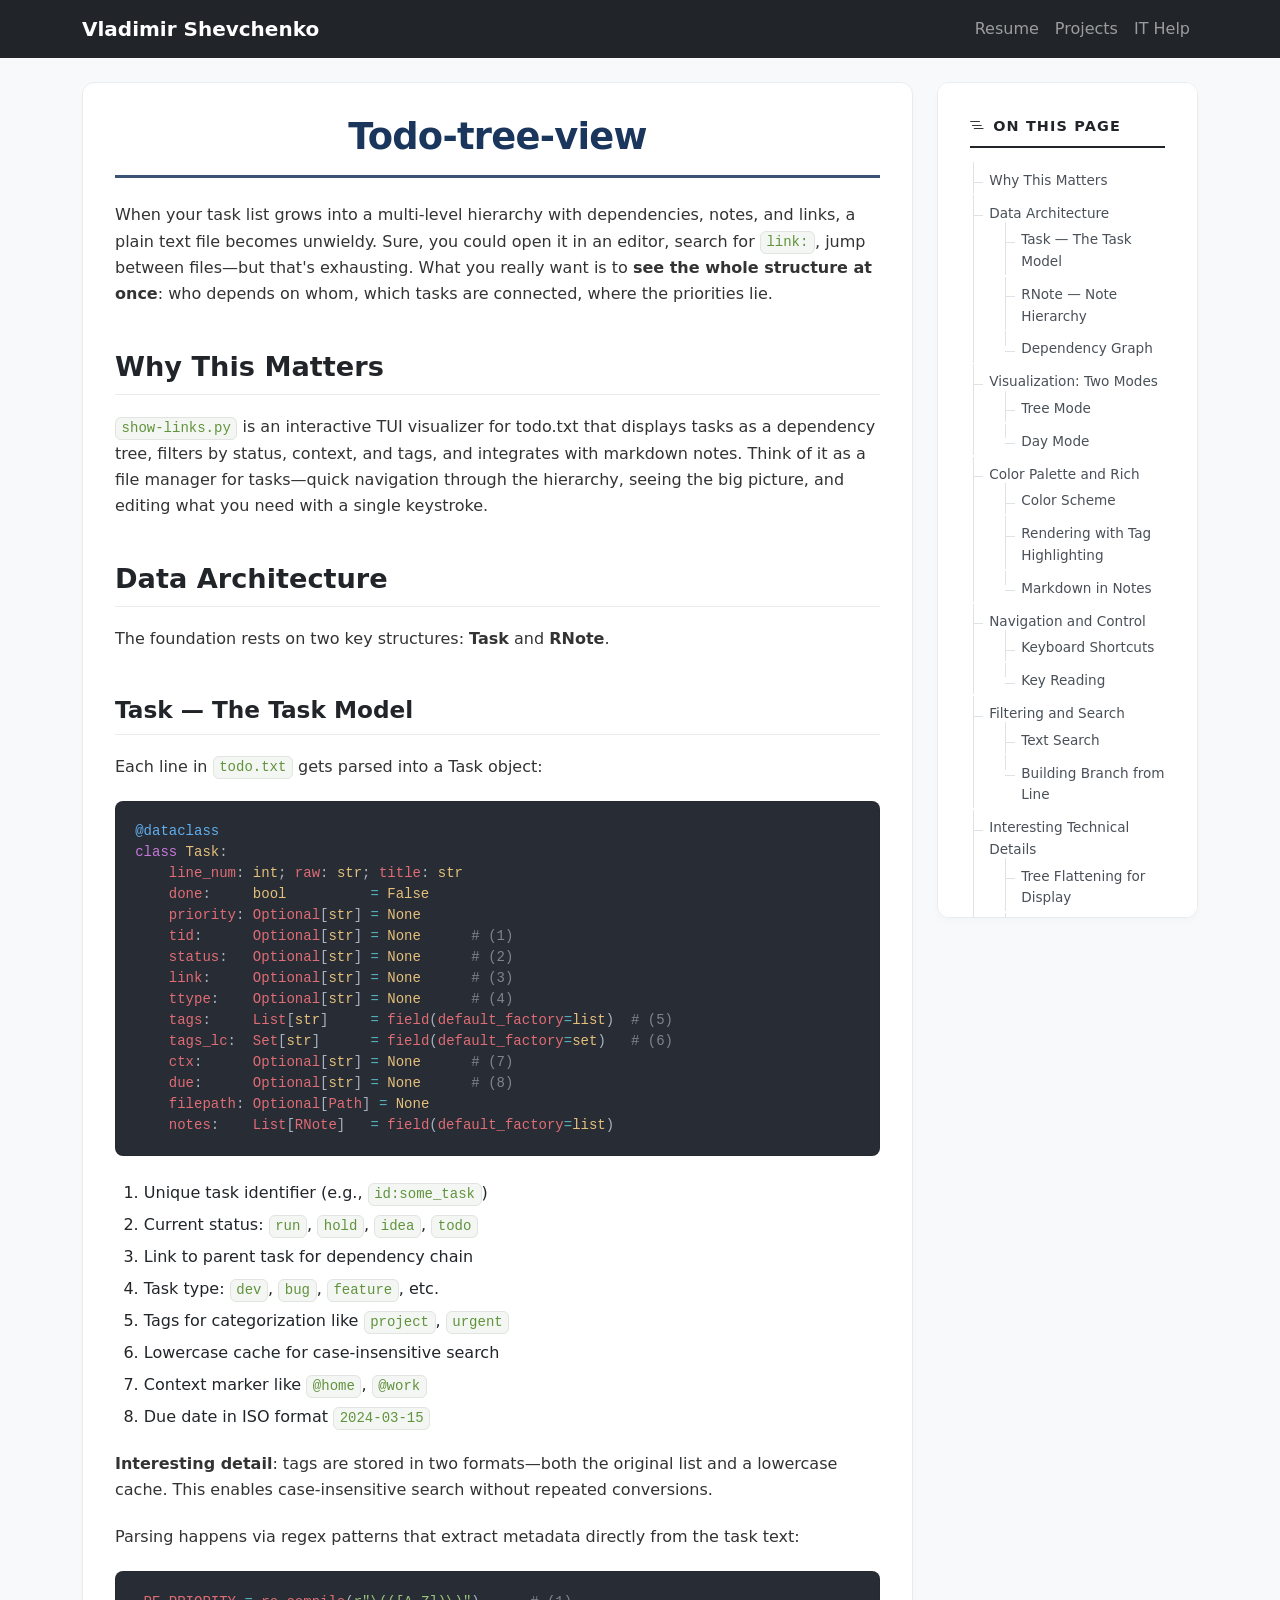
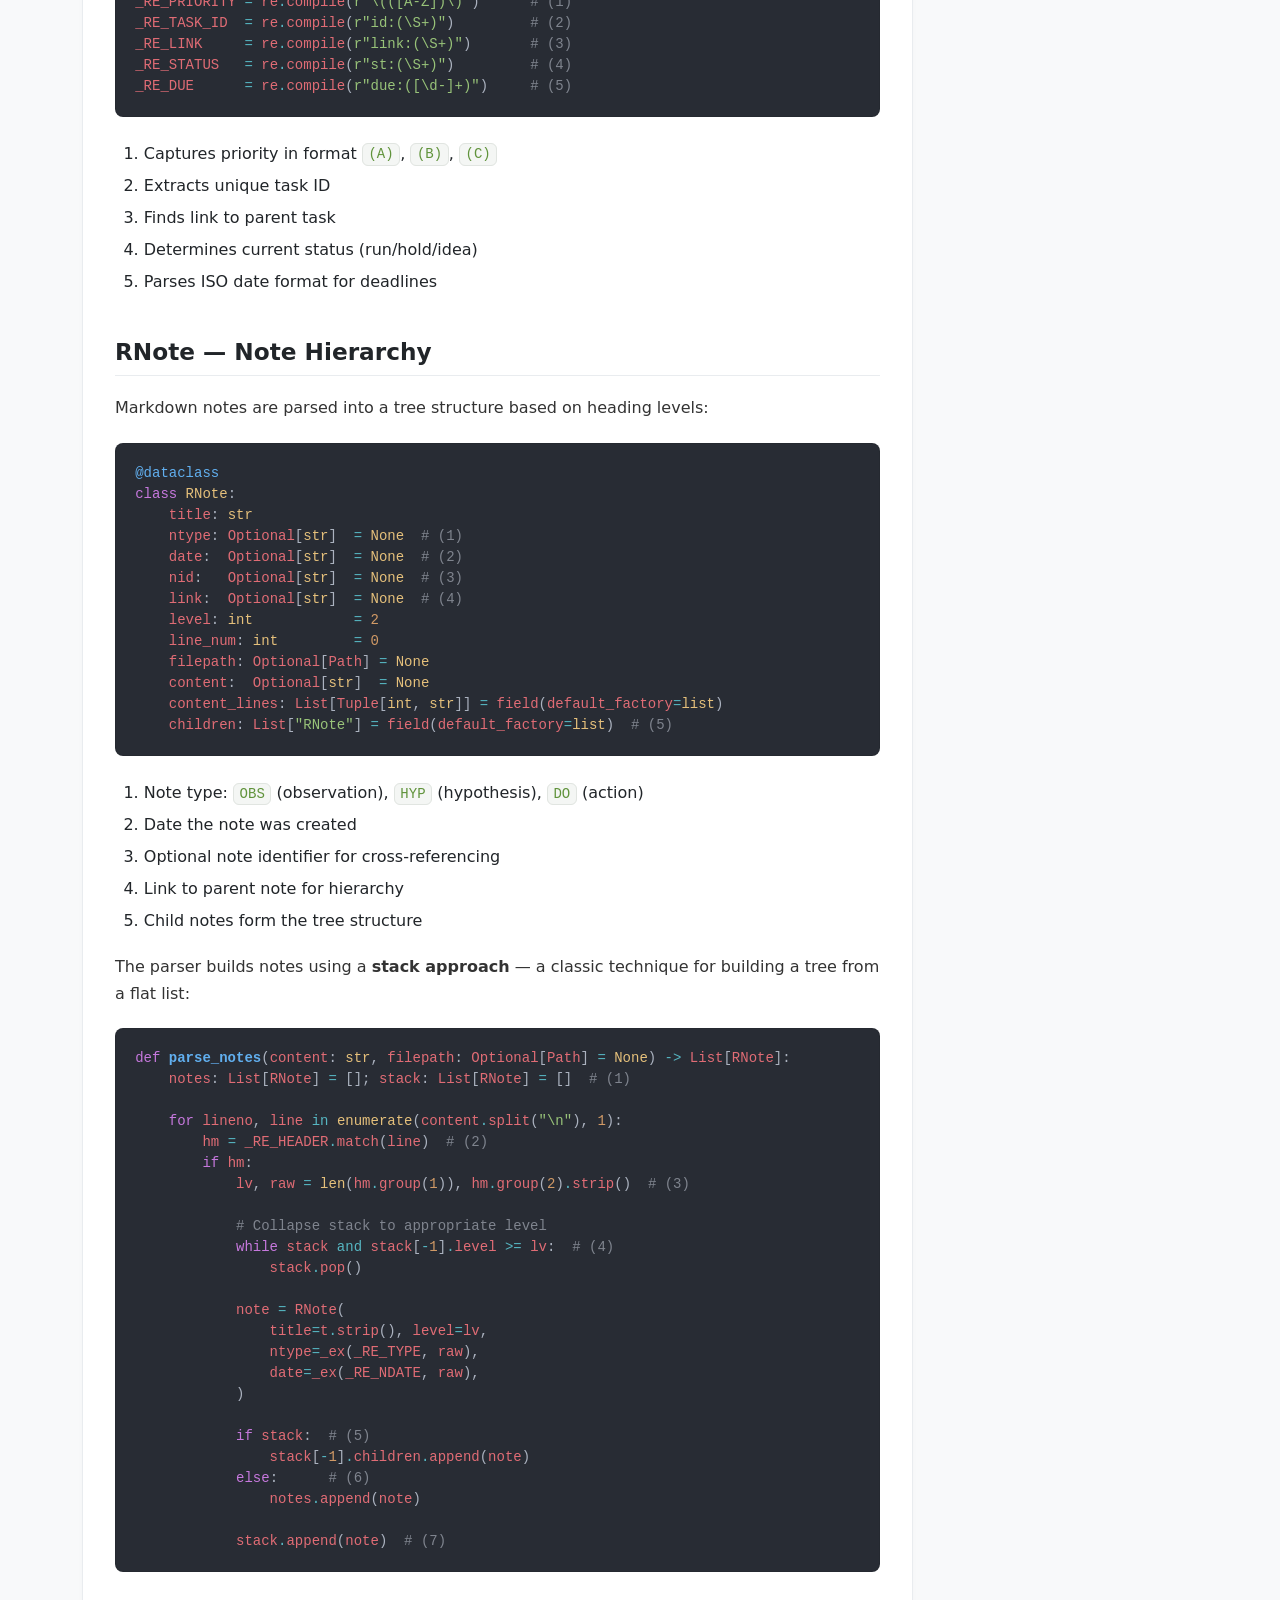
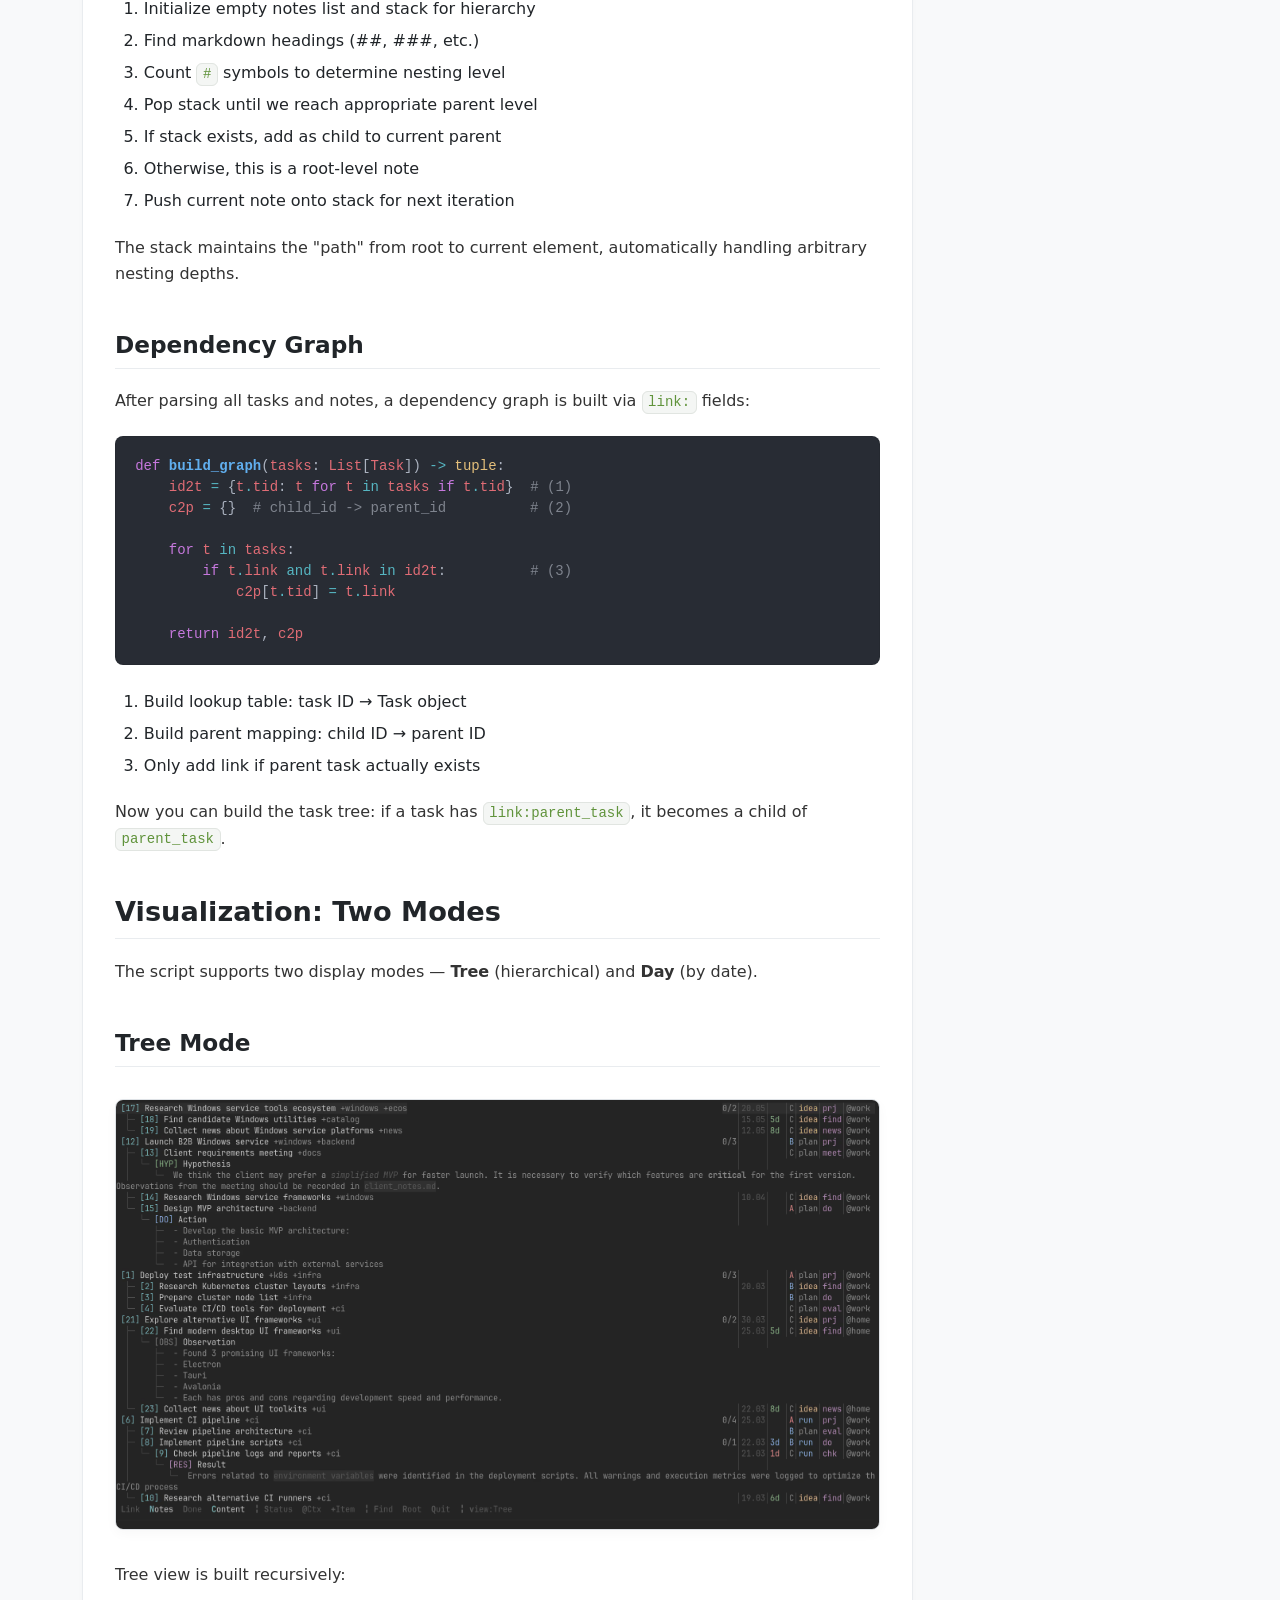
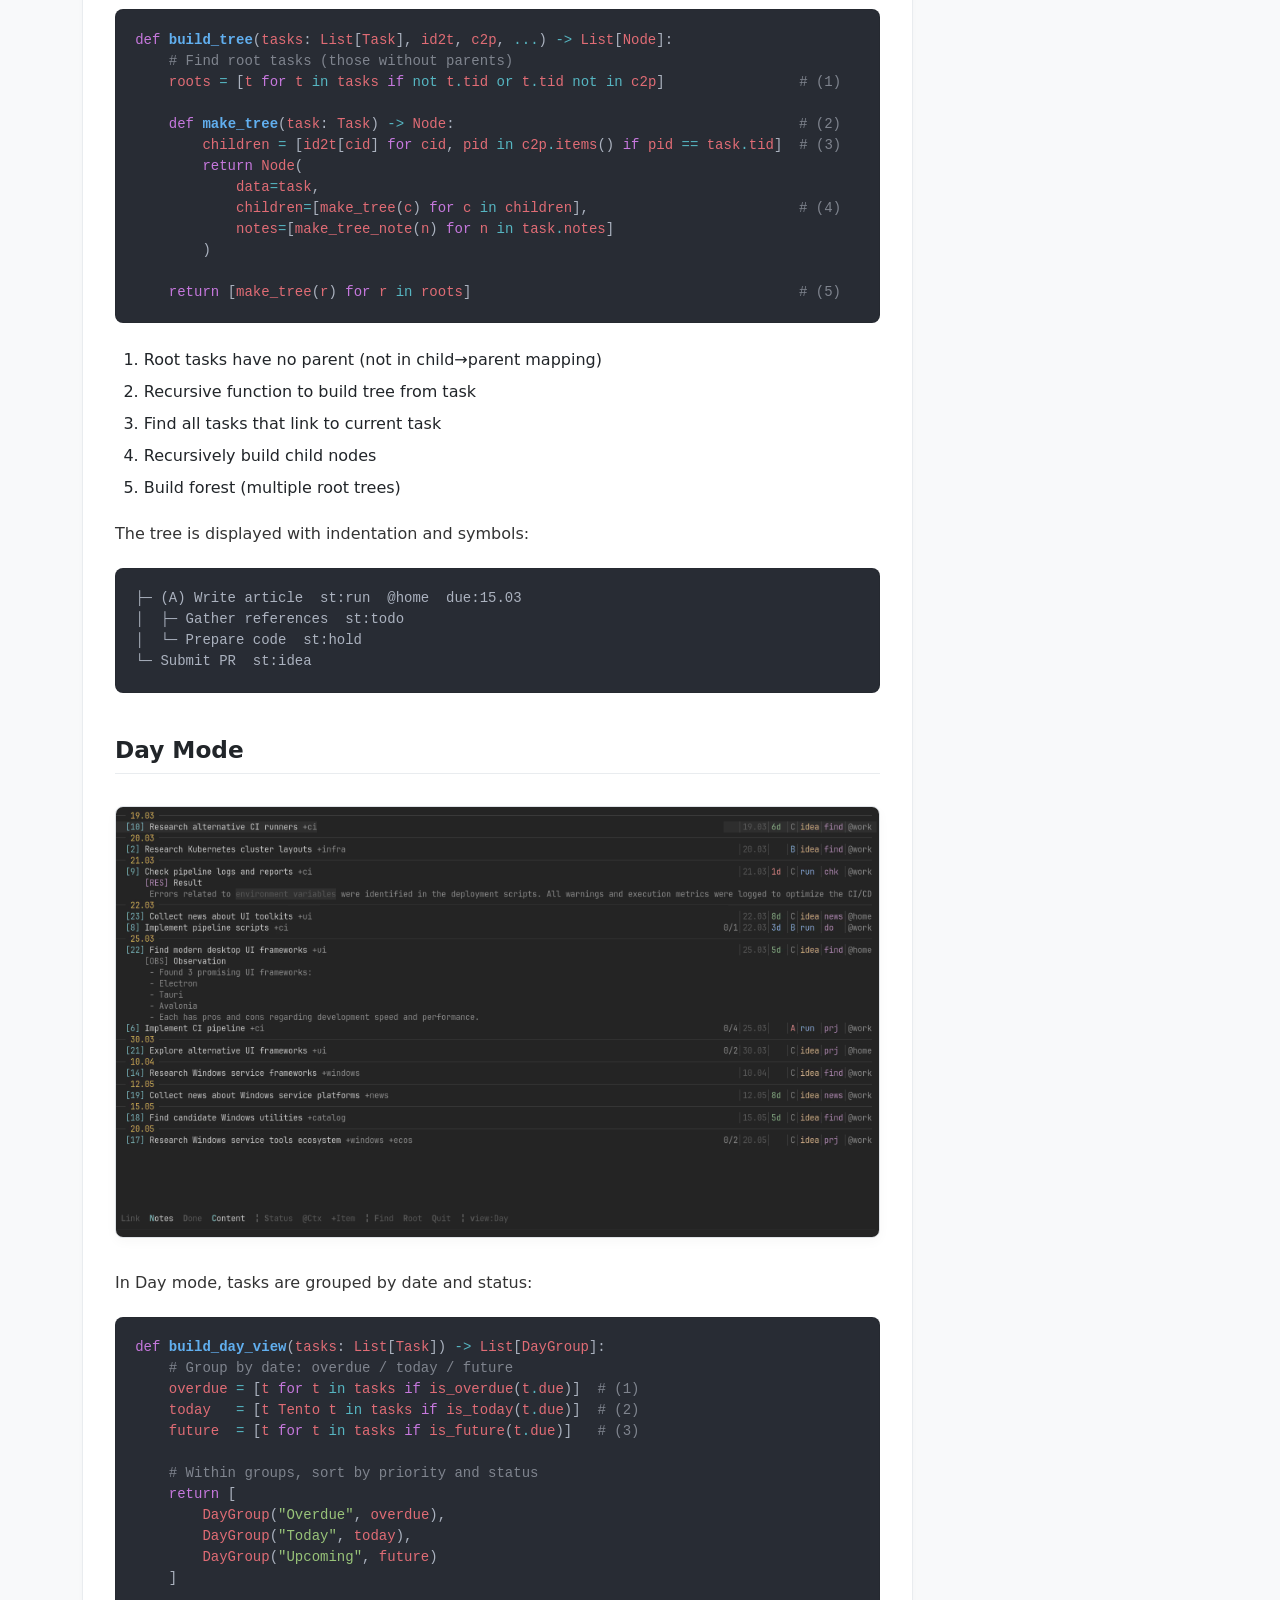
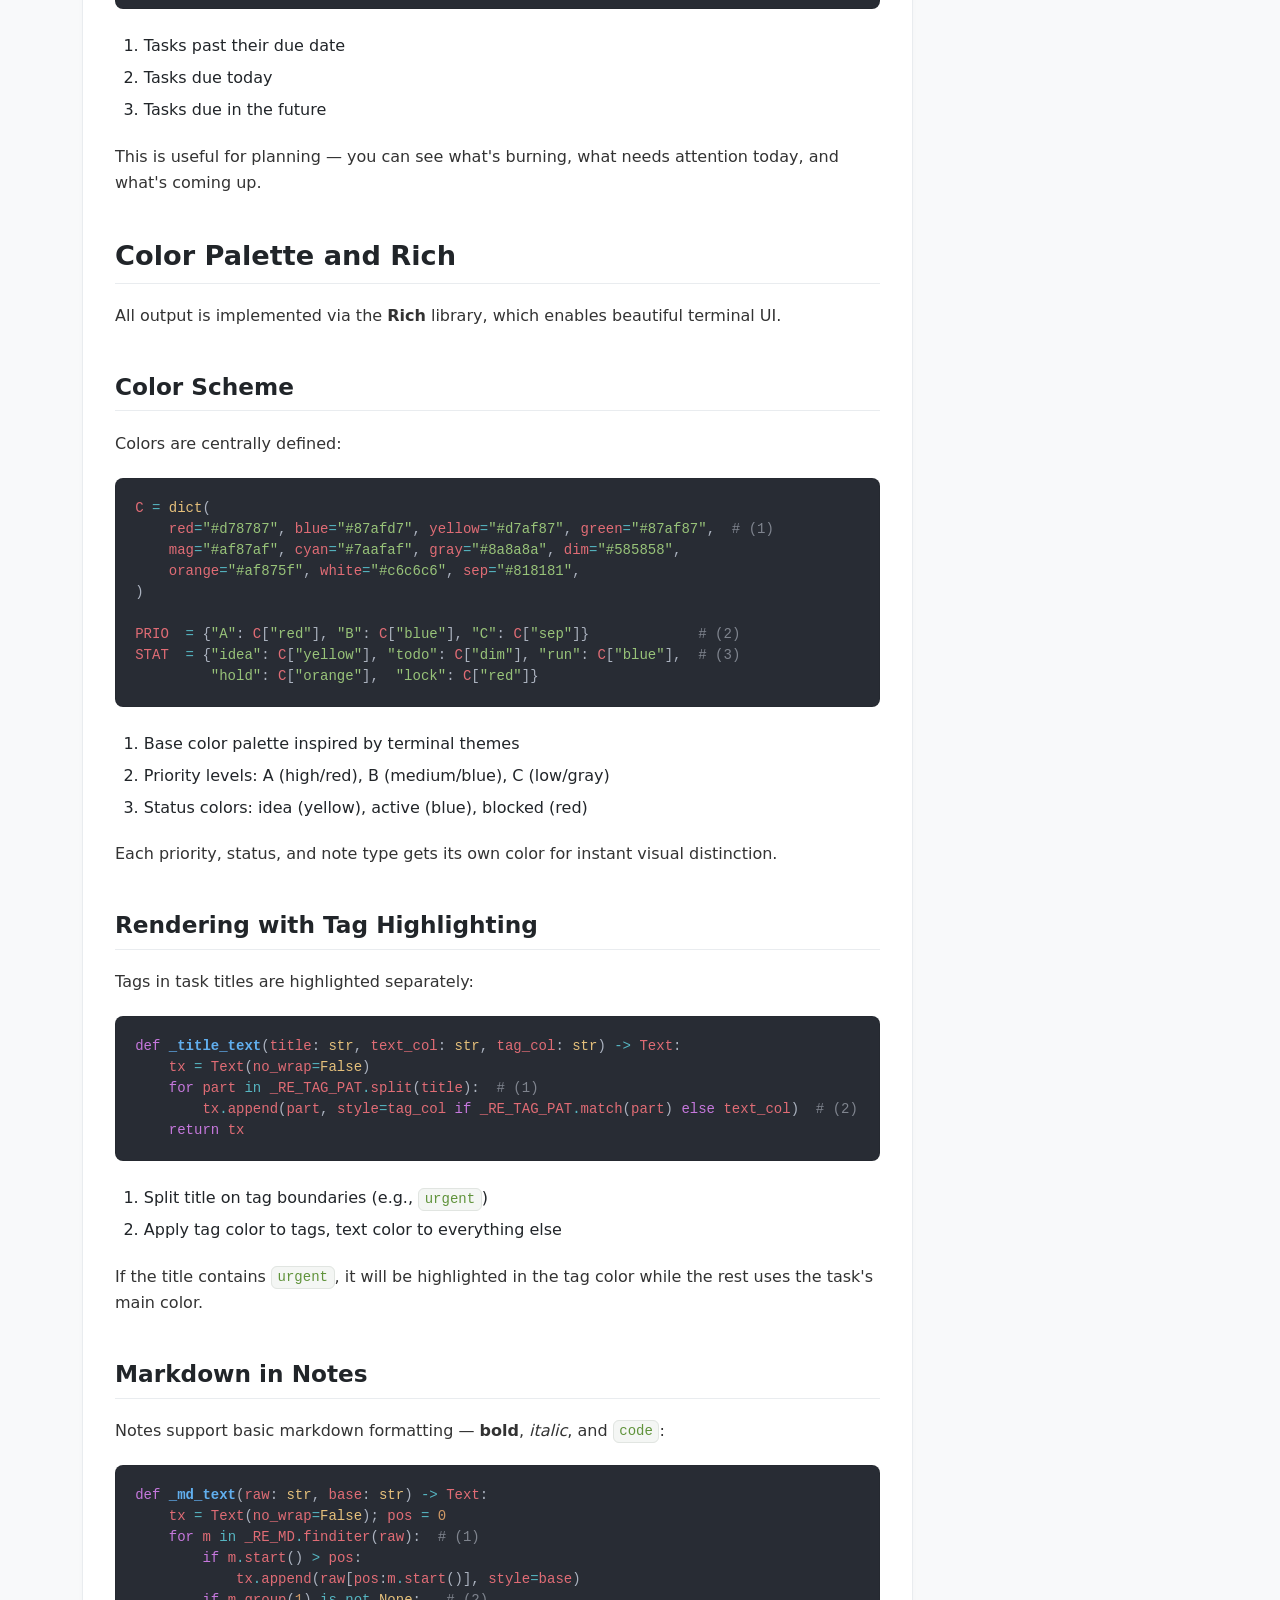
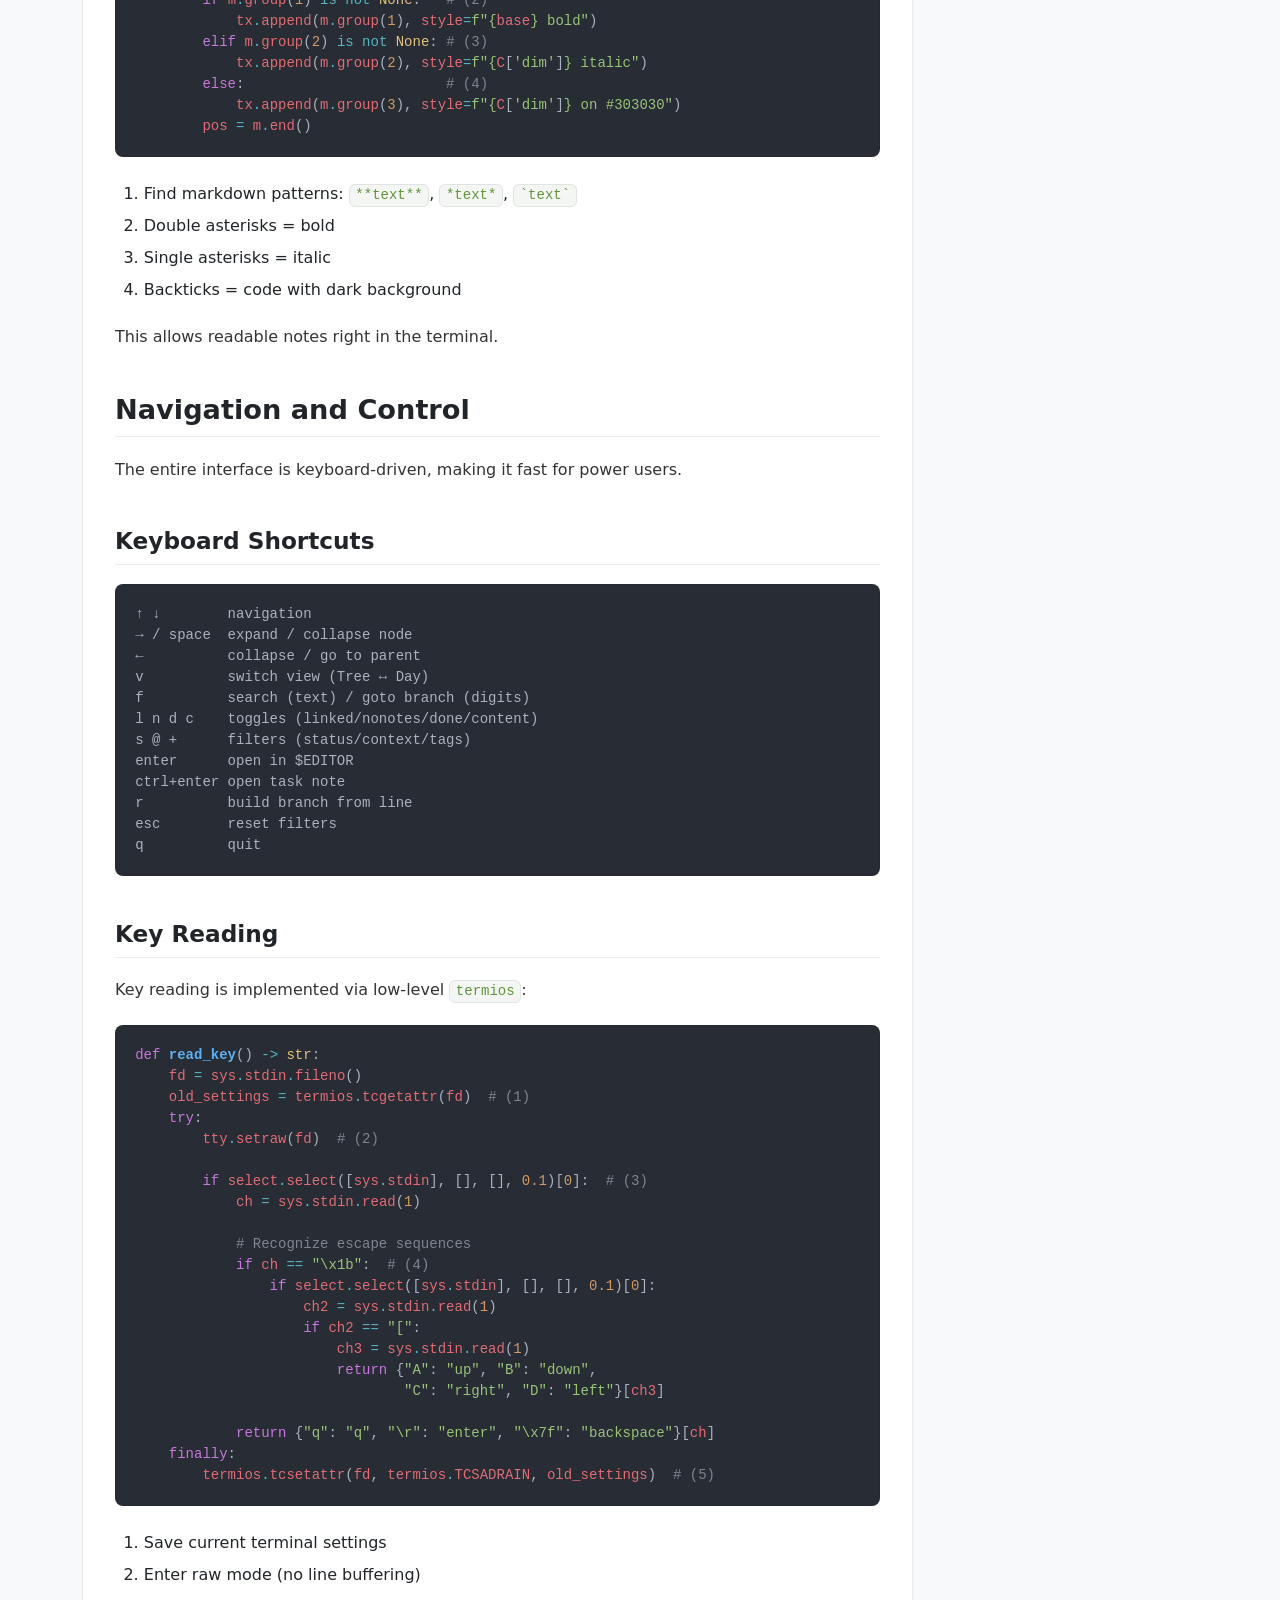
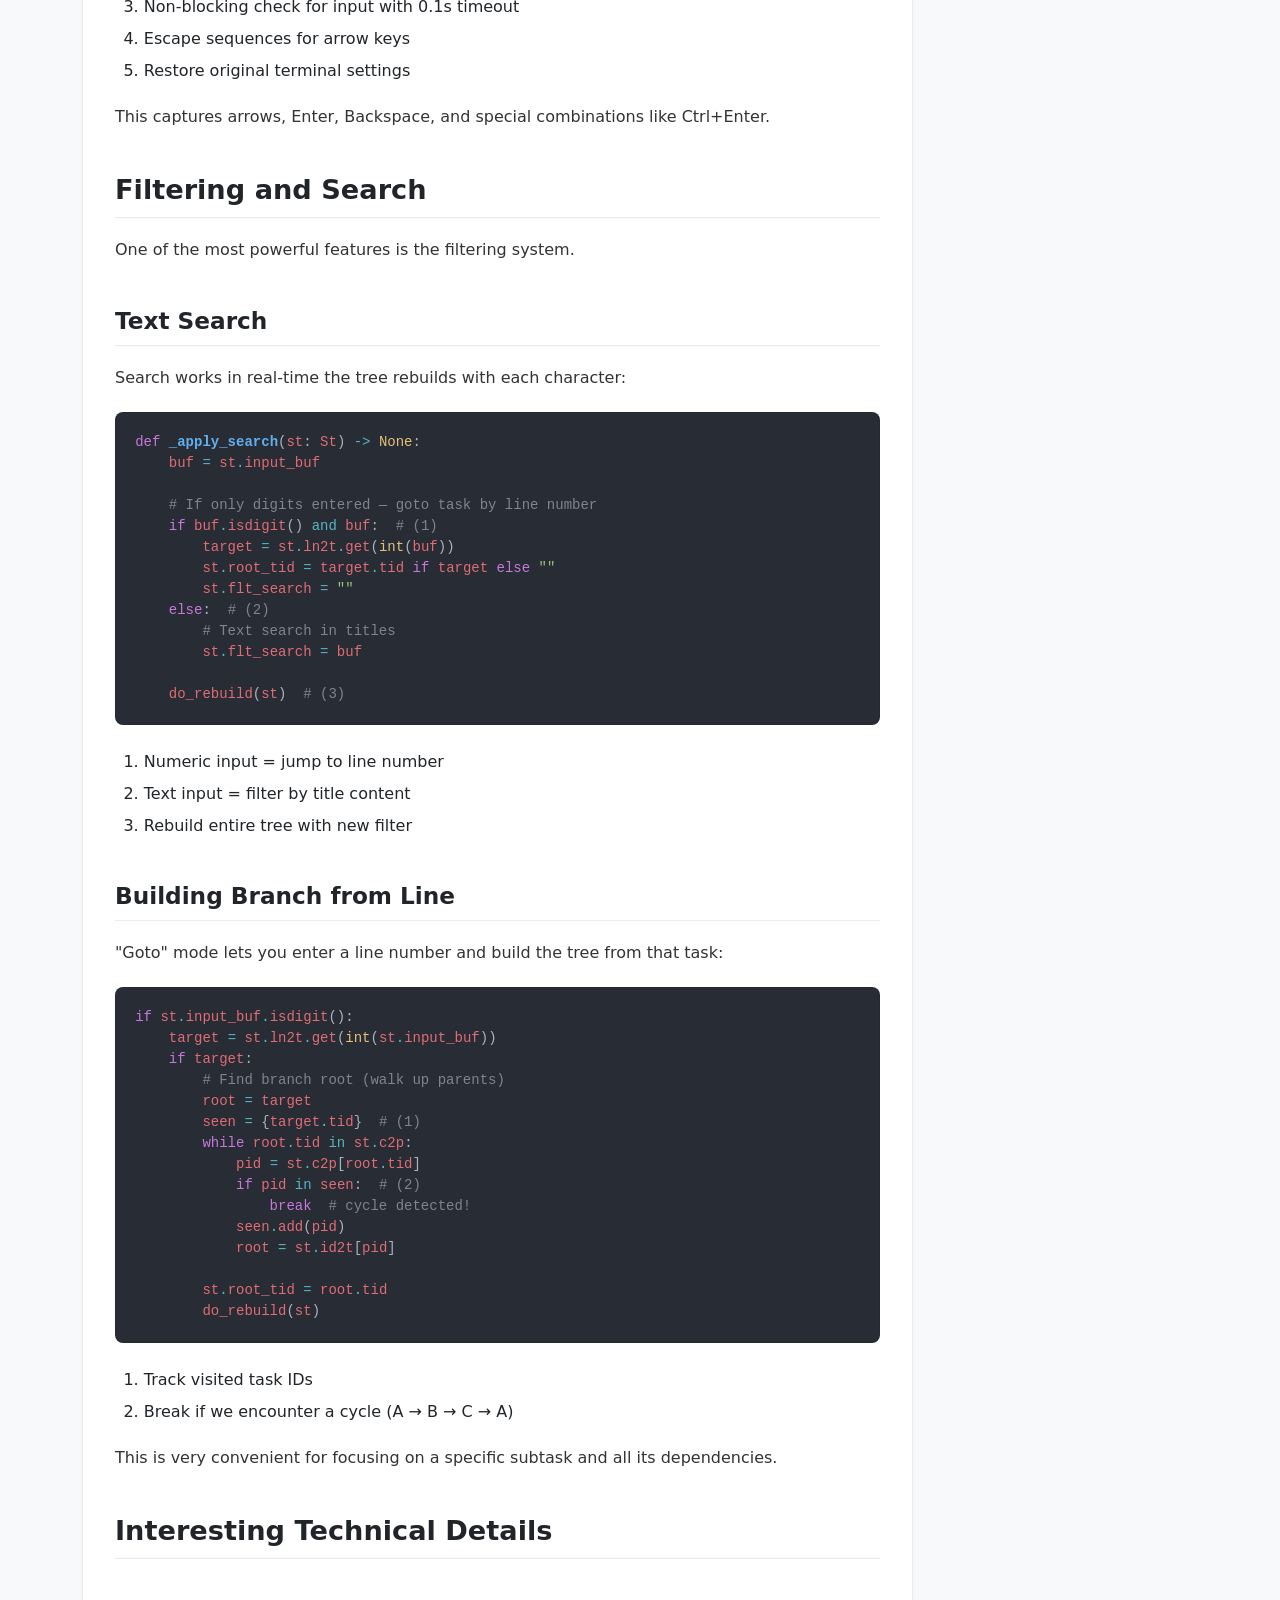
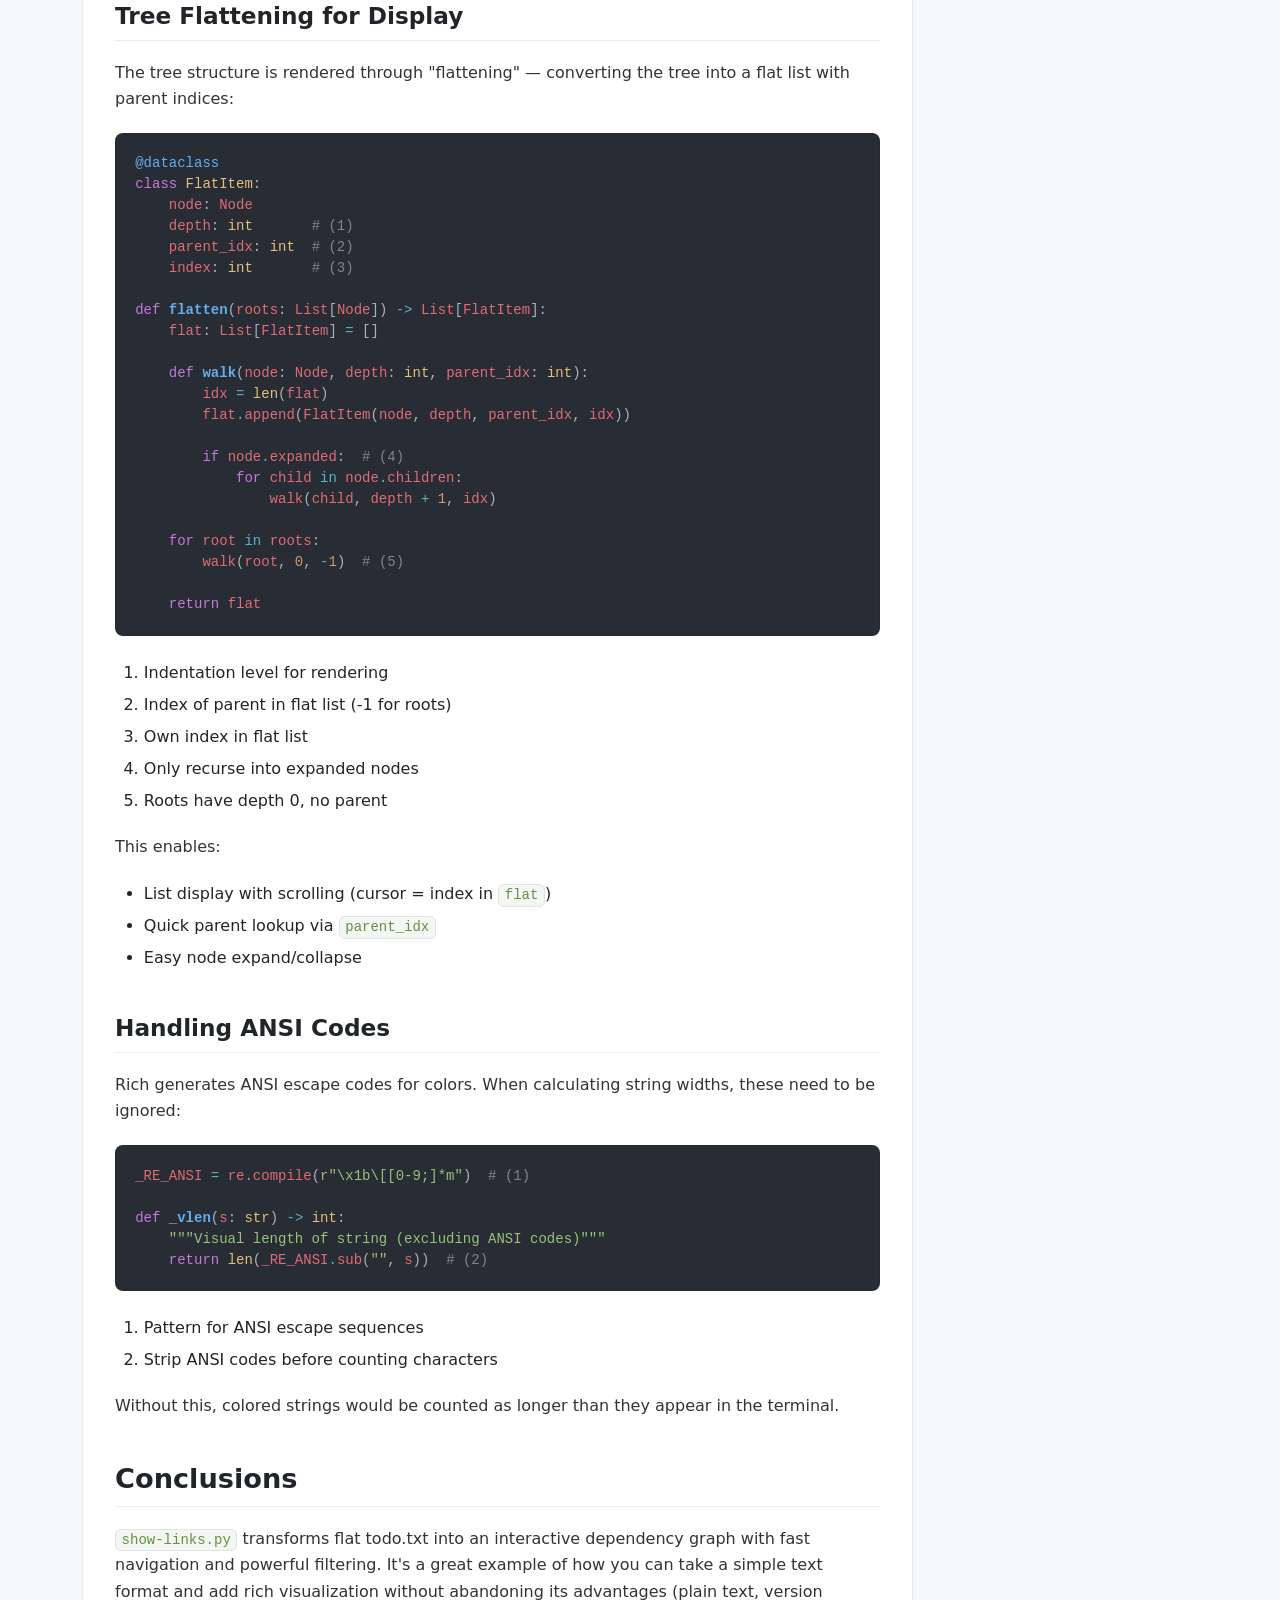
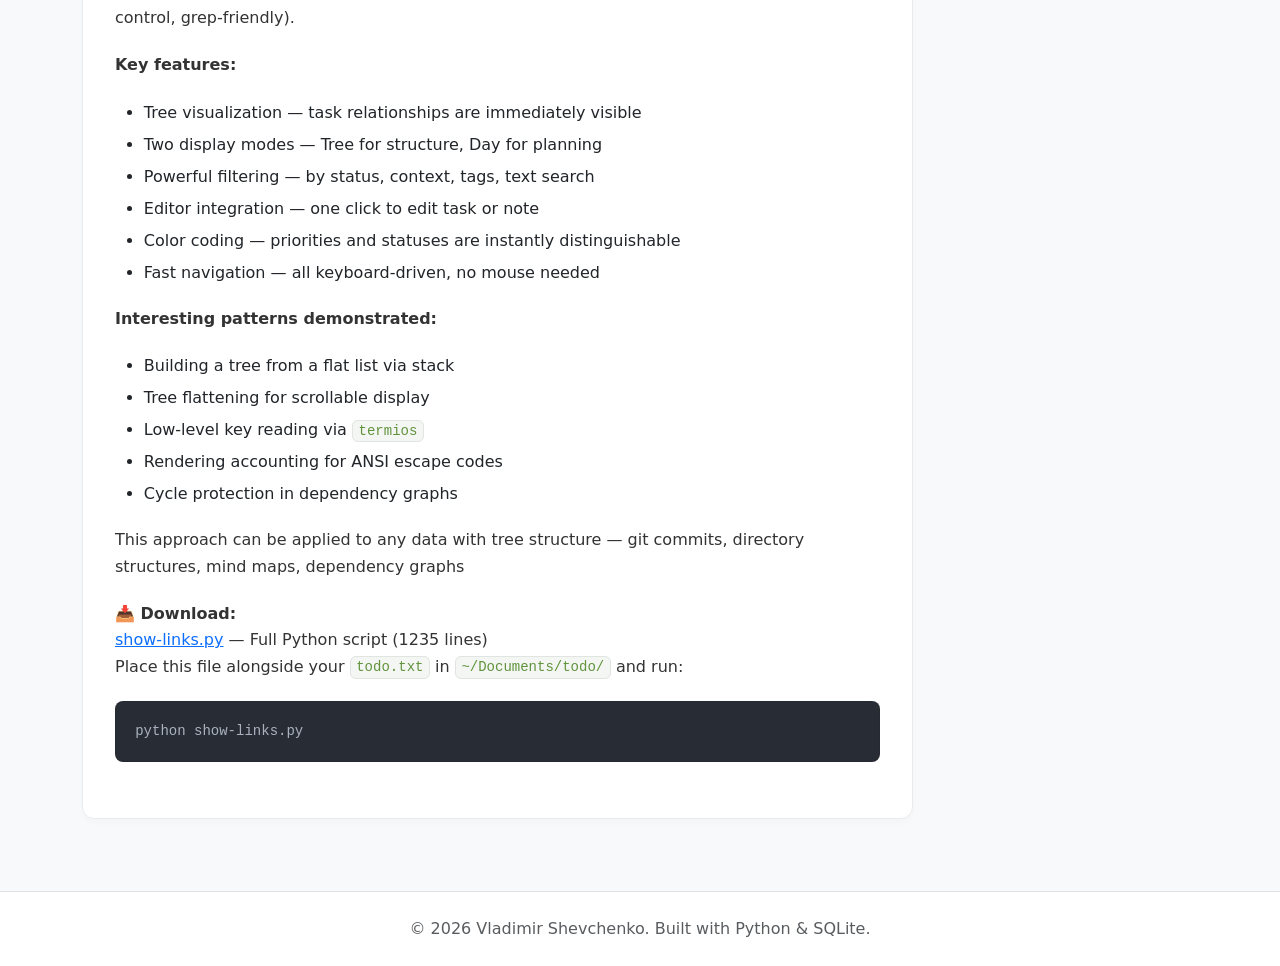
<file: prj/todo-tree-view/index.html>
<!DOCTYPE html>
<html lang="en">
<head>
    <meta charset="UTF-8">
    <meta name="viewport" content="width=device-width, initial-scale=1.0">
    <title>Todo-tree-view - Portfolio</title>
    
    <!-- Базовые мета-теги SEO -->
    <meta name="description" content="Vladimir Shevchenko - Data Analyst & IT Specialist portfolio and resume. Experience in automation, reporting, and risk analytics.">
    <meta name="author" content="Vladimir Shevchenko">

    <!-- Open Graph (Превью для Telegram, LinkedIn и др.) -->
    <meta property="og:type" content="website">
    <meta property="og:title" content="Todo-tree-view">
    <meta property="og:description" content="Data analyst and IT specialist with strong experience in process automation, reporting systems, and risk analytics.">
    <meta property="og:image" content="../..//assets/about/profile.jpg">
    <meta property="og:site_name" content="Vladimir Shevchenko Portfolio">

    <!-- Twitter Cards -->
    <meta name="twitter:card" content="summary">
    <meta name="twitter:title" content="Todo-tree-view">
    <meta name="twitter:description" content="Data analyst and IT specialist with strong experience in process automation, reporting systems, and risk analytics.">
    <meta name="twitter:image" content="../..//assets/about/profile.jpg">

    <!-- Bootstrap 5 CSS & Icons -->
    <link href="https://cdn.jsdelivr.net/npm/bootstrap@5.3.0/dist/css/bootstrap.min.css" rel="stylesheet">
    <link href="https://cdn.jsdelivr.net/npm/bootstrap-icons@1.10.0/font/bootstrap-icons.css" rel="stylesheet">
    
    <!-- Стили подсветки синтаксиса и кастомные стили -->
    <link href="../..//assets/pygments.css" rel="stylesheet">
    <link href="../..//assets/style.css" rel="stylesheet">
    
    <!-- Место для кастомных стилей отдельных страниц -->
    
</head>
<body>

    <nav class="navbar navbar-expand-lg navbar-dark bg-dark mb-4">
        <div class="container">
            <!-- Динамическое имя в бренде навигационной панели -->
            <a class="navbar-brand fw-bold" href="../../">Vladimir Shevchenko</a>
            <button class="navbar-toggler" type="button" data-bs-toggle="collapse" data-bs-target="#navbarNav">
                <span class="navbar-toggler-icon"></span>
            </button>
            <div class="collapse navbar-collapse" id="navbarNav">
                <ul class="navbar-nav ms-auto">
                    <li class="nav-item">
                        <a class="nav-link" href="../../">Resume</a>
                    </li>
                    <li class="nav-item">
                        <a class="nav-link" href="../..//projects">Projects</a>
                    </li>
                    <li class="nav-item">
                        <a class="nav-link" href="../..//it-help">IT Help</a>
                    </li>
                </ul>
            </div>
        </div>
    </nav>

    <main class="container mb-5">
        

<div class="row">
    <!-- Левая колонка: Основной текст статьи (9 колонок) -->
    <div class="col-12 col-md-9 order-2 order-md-1">
        <article class="custom-card">
            <!-- Заголовок страницы -->
            <h1 class="article-main-title mb-3">Todo-tree-view</h1>
            <hr class="article-title-divider mb-4">
            
            <div class="article-content">
                <p>When your task list grows into a multi-level hierarchy with dependencies, notes, and links, a plain text file becomes unwieldy. Sure, you could open it in an editor, search for <code>link:</code>, jump between files—but that's exhausting. What you really want is to <strong>see the whole structure at once</strong>: who depends on whom, which tasks are connected, where the priorities lie.</p>
<h1 id="why-this-matters">Why This Matters</h1>
<p><code>show-links.py</code> is an interactive TUI visualizer for todo.txt that displays tasks as a dependency tree, filters by status, context, and tags, and integrates with markdown notes. Think of it as a file manager for tasks—quick navigation through the hierarchy, seeing the big picture, and editing what you need with a single keystroke.</p>
<h1 id="data-architecture">Data Architecture</h1>
<p>The foundation rests on two key structures: <strong>Task</strong> and <strong>RNote</strong>.</p>
<h2 id="task-the-task-model">Task — The Task Model</h2>
<p>Each line in <code>todo.txt</code> gets parsed into a Task object:</p>
<div class="codehilite"><pre><span></span><code><span class="nd">@dataclass</span>
<span class="k">class</span><span class="w"> </span><span class="nc">Task</span><span class="p">:</span>
    <span class="n">line_num</span><span class="p">:</span> <span class="nb">int</span><span class="p">;</span> <span class="n">raw</span><span class="p">:</span> <span class="nb">str</span><span class="p">;</span> <span class="n">title</span><span class="p">:</span> <span class="nb">str</span>
    <span class="n">done</span><span class="p">:</span>     <span class="nb">bool</span>          <span class="o">=</span> <span class="kc">False</span>
    <span class="n">priority</span><span class="p">:</span> <span class="n">Optional</span><span class="p">[</span><span class="nb">str</span><span class="p">]</span> <span class="o">=</span> <span class="kc">None</span>
    <span class="n">tid</span><span class="p">:</span>      <span class="n">Optional</span><span class="p">[</span><span class="nb">str</span><span class="p">]</span> <span class="o">=</span> <span class="kc">None</span>      <span class="c1"># (1)</span>
    <span class="n">status</span><span class="p">:</span>   <span class="n">Optional</span><span class="p">[</span><span class="nb">str</span><span class="p">]</span> <span class="o">=</span> <span class="kc">None</span>      <span class="c1"># (2)</span>
    <span class="n">link</span><span class="p">:</span>     <span class="n">Optional</span><span class="p">[</span><span class="nb">str</span><span class="p">]</span> <span class="o">=</span> <span class="kc">None</span>      <span class="c1"># (3)</span>
    <span class="n">ttype</span><span class="p">:</span>    <span class="n">Optional</span><span class="p">[</span><span class="nb">str</span><span class="p">]</span> <span class="o">=</span> <span class="kc">None</span>      <span class="c1"># (4)</span>
    <span class="n">tags</span><span class="p">:</span>     <span class="n">List</span><span class="p">[</span><span class="nb">str</span><span class="p">]</span>     <span class="o">=</span> <span class="n">field</span><span class="p">(</span><span class="n">default_factory</span><span class="o">=</span><span class="nb">list</span><span class="p">)</span>  <span class="c1"># (5)</span>
    <span class="n">tags_lc</span><span class="p">:</span>  <span class="n">Set</span><span class="p">[</span><span class="nb">str</span><span class="p">]</span>      <span class="o">=</span> <span class="n">field</span><span class="p">(</span><span class="n">default_factory</span><span class="o">=</span><span class="nb">set</span><span class="p">)</span>   <span class="c1"># (6)</span>
    <span class="n">ctx</span><span class="p">:</span>      <span class="n">Optional</span><span class="p">[</span><span class="nb">str</span><span class="p">]</span> <span class="o">=</span> <span class="kc">None</span>      <span class="c1"># (7)</span>
    <span class="n">due</span><span class="p">:</span>      <span class="n">Optional</span><span class="p">[</span><span class="nb">str</span><span class="p">]</span> <span class="o">=</span> <span class="kc">None</span>      <span class="c1"># (8)</span>
    <span class="n">filepath</span><span class="p">:</span> <span class="n">Optional</span><span class="p">[</span><span class="n">Path</span><span class="p">]</span> <span class="o">=</span> <span class="kc">None</span>
    <span class="n">notes</span><span class="p">:</span>    <span class="n">List</span><span class="p">[</span><span class="n">RNote</span><span class="p">]</span>   <span class="o">=</span> <span class="n">field</span><span class="p">(</span><span class="n">default_factory</span><span class="o">=</span><span class="nb">list</span><span class="p">)</span>
</code></pre></div>

<ol>
<li>Unique task identifier (e.g., <code>id:some_task</code>)</li>
<li>Current status: <code>run</code>, <code>hold</code>, <code>idea</code>, <code>todo</code></li>
<li>Link to parent task for dependency chain</li>
<li>Task type: <code>dev</code>, <code>bug</code>, <code>feature</code>, etc.</li>
<li>Tags for categorization like <code>project</code>, <code>urgent</code></li>
<li>Lowercase cache for case-insensitive search</li>
<li>Context marker like <code>@home</code>, <code>@work</code></li>
<li>Due date in ISO format <code>2024-03-15</code></li>
</ol>
<p><strong>Interesting detail</strong>: tags are stored in two formats—both the original list and a lowercase cache. This enables case-insensitive search without repeated conversions.</p>
<p>Parsing happens via regex patterns that extract metadata directly from the task text:</p>
<div class="codehilite"><pre><span></span><code><span class="n">_RE_PRIORITY</span> <span class="o">=</span> <span class="n">re</span><span class="o">.</span><span class="n">compile</span><span class="p">(</span><span class="sa">r</span><span class="s2">&quot;\(([A-Z])\)&quot;</span><span class="p">)</span>      <span class="c1"># (1)</span>
<span class="n">_RE_TASK_ID</span>  <span class="o">=</span> <span class="n">re</span><span class="o">.</span><span class="n">compile</span><span class="p">(</span><span class="sa">r</span><span class="s2">&quot;id:(\S+)&quot;</span><span class="p">)</span>         <span class="c1"># (2)</span>
<span class="n">_RE_LINK</span>     <span class="o">=</span> <span class="n">re</span><span class="o">.</span><span class="n">compile</span><span class="p">(</span><span class="sa">r</span><span class="s2">&quot;link:(\S+)&quot;</span><span class="p">)</span>       <span class="c1"># (3)</span>
<span class="n">_RE_STATUS</span>   <span class="o">=</span> <span class="n">re</span><span class="o">.</span><span class="n">compile</span><span class="p">(</span><span class="sa">r</span><span class="s2">&quot;st:(\S+)&quot;</span><span class="p">)</span>         <span class="c1"># (4)</span>
<span class="n">_RE_DUE</span>      <span class="o">=</span> <span class="n">re</span><span class="o">.</span><span class="n">compile</span><span class="p">(</span><span class="sa">r</span><span class="s2">&quot;due:([\d-]+)&quot;</span><span class="p">)</span>     <span class="c1"># (5)</span>
</code></pre></div>

<ol>
<li>Captures priority in format <code>(A)</code>, <code>(B)</code>, <code>(C)</code></li>
<li>Extracts unique task ID</li>
<li>Finds link to parent task</li>
<li>Determines current status (run/hold/idea)</li>
<li>Parses ISO date format for deadlines</li>
</ol>
<h2 id="rnote-note-hierarchy">RNote — Note Hierarchy</h2>
<p>Markdown notes are parsed into a tree structure based on heading levels:</p>
<div class="codehilite"><pre><span></span><code><span class="nd">@dataclass</span>
<span class="k">class</span><span class="w"> </span><span class="nc">RNote</span><span class="p">:</span>
    <span class="n">title</span><span class="p">:</span> <span class="nb">str</span>
    <span class="n">ntype</span><span class="p">:</span> <span class="n">Optional</span><span class="p">[</span><span class="nb">str</span><span class="p">]</span>  <span class="o">=</span> <span class="kc">None</span>  <span class="c1"># (1)</span>
    <span class="n">date</span><span class="p">:</span>  <span class="n">Optional</span><span class="p">[</span><span class="nb">str</span><span class="p">]</span>  <span class="o">=</span> <span class="kc">None</span>  <span class="c1"># (2)</span>
    <span class="n">nid</span><span class="p">:</span>   <span class="n">Optional</span><span class="p">[</span><span class="nb">str</span><span class="p">]</span>  <span class="o">=</span> <span class="kc">None</span>  <span class="c1"># (3)</span>
    <span class="n">link</span><span class="p">:</span>  <span class="n">Optional</span><span class="p">[</span><span class="nb">str</span><span class="p">]</span>  <span class="o">=</span> <span class="kc">None</span>  <span class="c1"># (4)</span>
    <span class="n">level</span><span class="p">:</span> <span class="nb">int</span>            <span class="o">=</span> <span class="mi">2</span>
    <span class="n">line_num</span><span class="p">:</span> <span class="nb">int</span>         <span class="o">=</span> <span class="mi">0</span>
    <span class="n">filepath</span><span class="p">:</span> <span class="n">Optional</span><span class="p">[</span><span class="n">Path</span><span class="p">]</span> <span class="o">=</span> <span class="kc">None</span>
    <span class="n">content</span><span class="p">:</span>  <span class="n">Optional</span><span class="p">[</span><span class="nb">str</span><span class="p">]</span>  <span class="o">=</span> <span class="kc">None</span>
    <span class="n">content_lines</span><span class="p">:</span> <span class="n">List</span><span class="p">[</span><span class="n">Tuple</span><span class="p">[</span><span class="nb">int</span><span class="p">,</span> <span class="nb">str</span><span class="p">]]</span> <span class="o">=</span> <span class="n">field</span><span class="p">(</span><span class="n">default_factory</span><span class="o">=</span><span class="nb">list</span><span class="p">)</span>
    <span class="n">children</span><span class="p">:</span> <span class="n">List</span><span class="p">[</span><span class="s2">&quot;RNote&quot;</span><span class="p">]</span> <span class="o">=</span> <span class="n">field</span><span class="p">(</span><span class="n">default_factory</span><span class="o">=</span><span class="nb">list</span><span class="p">)</span>  <span class="c1"># (5)</span>
</code></pre></div>

<ol>
<li>Note type: <code>OBS</code> (observation), <code>HYP</code> (hypothesis), <code>DO</code> (action)</li>
<li>Date the note was created</li>
<li>Optional note identifier for cross-referencing</li>
<li>Link to parent note for hierarchy</li>
<li>Child notes form the tree structure</li>
</ol>
<p>The parser builds notes using a <strong>stack approach</strong> — a classic technique for building a tree from a flat list:</p>
<div class="codehilite"><pre><span></span><code><span class="k">def</span><span class="w"> </span><span class="nf">parse_notes</span><span class="p">(</span><span class="n">content</span><span class="p">:</span> <span class="nb">str</span><span class="p">,</span> <span class="n">filepath</span><span class="p">:</span> <span class="n">Optional</span><span class="p">[</span><span class="n">Path</span><span class="p">]</span> <span class="o">=</span> <span class="kc">None</span><span class="p">)</span> <span class="o">-&gt;</span> <span class="n">List</span><span class="p">[</span><span class="n">RNote</span><span class="p">]:</span>
    <span class="n">notes</span><span class="p">:</span> <span class="n">List</span><span class="p">[</span><span class="n">RNote</span><span class="p">]</span> <span class="o">=</span> <span class="p">[];</span> <span class="n">stack</span><span class="p">:</span> <span class="n">List</span><span class="p">[</span><span class="n">RNote</span><span class="p">]</span> <span class="o">=</span> <span class="p">[]</span>  <span class="c1"># (1)</span>

    <span class="k">for</span> <span class="n">lineno</span><span class="p">,</span> <span class="n">line</span> <span class="ow">in</span> <span class="nb">enumerate</span><span class="p">(</span><span class="n">content</span><span class="o">.</span><span class="n">split</span><span class="p">(</span><span class="s2">&quot;</span><span class="se">\n</span><span class="s2">&quot;</span><span class="p">),</span> <span class="mi">1</span><span class="p">):</span>
        <span class="n">hm</span> <span class="o">=</span> <span class="n">_RE_HEADER</span><span class="o">.</span><span class="n">match</span><span class="p">(</span><span class="n">line</span><span class="p">)</span>  <span class="c1"># (2)</span>
        <span class="k">if</span> <span class="n">hm</span><span class="p">:</span>
            <span class="n">lv</span><span class="p">,</span> <span class="n">raw</span> <span class="o">=</span> <span class="nb">len</span><span class="p">(</span><span class="n">hm</span><span class="o">.</span><span class="n">group</span><span class="p">(</span><span class="mi">1</span><span class="p">)),</span> <span class="n">hm</span><span class="o">.</span><span class="n">group</span><span class="p">(</span><span class="mi">2</span><span class="p">)</span><span class="o">.</span><span class="n">strip</span><span class="p">()</span>  <span class="c1"># (3)</span>

            <span class="c1"># Collapse stack to appropriate level</span>
            <span class="k">while</span> <span class="n">stack</span> <span class="ow">and</span> <span class="n">stack</span><span class="p">[</span><span class="o">-</span><span class="mi">1</span><span class="p">]</span><span class="o">.</span><span class="n">level</span> <span class="o">&gt;=</span> <span class="n">lv</span><span class="p">:</span>  <span class="c1"># (4)</span>
                <span class="n">stack</span><span class="o">.</span><span class="n">pop</span><span class="p">()</span>

            <span class="n">note</span> <span class="o">=</span> <span class="n">RNote</span><span class="p">(</span>
                <span class="n">title</span><span class="o">=</span><span class="n">t</span><span class="o">.</span><span class="n">strip</span><span class="p">(),</span> <span class="n">level</span><span class="o">=</span><span class="n">lv</span><span class="p">,</span>
                <span class="n">ntype</span><span class="o">=</span><span class="n">_ex</span><span class="p">(</span><span class="n">_RE_TYPE</span><span class="p">,</span> <span class="n">raw</span><span class="p">),</span>
                <span class="n">date</span><span class="o">=</span><span class="n">_ex</span><span class="p">(</span><span class="n">_RE_NDATE</span><span class="p">,</span> <span class="n">raw</span><span class="p">),</span>
            <span class="p">)</span>

            <span class="k">if</span> <span class="n">stack</span><span class="p">:</span>  <span class="c1"># (5)</span>
                <span class="n">stack</span><span class="p">[</span><span class="o">-</span><span class="mi">1</span><span class="p">]</span><span class="o">.</span><span class="n">children</span><span class="o">.</span><span class="n">append</span><span class="p">(</span><span class="n">note</span><span class="p">)</span>
            <span class="k">else</span><span class="p">:</span>      <span class="c1"># (6)</span>
                <span class="n">notes</span><span class="o">.</span><span class="n">append</span><span class="p">(</span><span class="n">note</span><span class="p">)</span>

            <span class="n">stack</span><span class="o">.</span><span class="n">append</span><span class="p">(</span><span class="n">note</span><span class="p">)</span>  <span class="c1"># (7)</span>
</code></pre></div>

<ol>
<li>Initialize empty notes list and stack for hierarchy</li>
<li>Find markdown headings (##, ###, etc.)</li>
<li>Count <code>#</code> symbols to determine nesting level</li>
<li>Pop stack until we reach appropriate parent level</li>
<li>If stack exists, add as child to current parent</li>
<li>Otherwise, this is a root-level note</li>
<li>Push current note onto stack for next iteration</li>
</ol>
<p>The stack maintains the "path" from root to current element, automatically handling arbitrary nesting depths.</p>
<h2 id="dependency-graph">Dependency Graph</h2>
<p>After parsing all tasks and notes, a dependency graph is built via <code>link:</code> fields:</p>
<div class="codehilite"><pre><span></span><code><span class="k">def</span><span class="w"> </span><span class="nf">build_graph</span><span class="p">(</span><span class="n">tasks</span><span class="p">:</span> <span class="n">List</span><span class="p">[</span><span class="n">Task</span><span class="p">])</span> <span class="o">-&gt;</span> <span class="nb">tuple</span><span class="p">:</span>
    <span class="n">id2t</span> <span class="o">=</span> <span class="p">{</span><span class="n">t</span><span class="o">.</span><span class="n">tid</span><span class="p">:</span> <span class="n">t</span> <span class="k">for</span> <span class="n">t</span> <span class="ow">in</span> <span class="n">tasks</span> <span class="k">if</span> <span class="n">t</span><span class="o">.</span><span class="n">tid</span><span class="p">}</span>  <span class="c1"># (1)</span>
    <span class="n">c2p</span> <span class="o">=</span> <span class="p">{}</span>  <span class="c1"># child_id -&gt; parent_id          # (2)</span>

    <span class="k">for</span> <span class="n">t</span> <span class="ow">in</span> <span class="n">tasks</span><span class="p">:</span>
        <span class="k">if</span> <span class="n">t</span><span class="o">.</span><span class="n">link</span> <span class="ow">and</span> <span class="n">t</span><span class="o">.</span><span class="n">link</span> <span class="ow">in</span> <span class="n">id2t</span><span class="p">:</span>          <span class="c1"># (3)</span>
            <span class="n">c2p</span><span class="p">[</span><span class="n">t</span><span class="o">.</span><span class="n">tid</span><span class="p">]</span> <span class="o">=</span> <span class="n">t</span><span class="o">.</span><span class="n">link</span>

    <span class="k">return</span> <span class="n">id2t</span><span class="p">,</span> <span class="n">c2p</span>
</code></pre></div>

<ol>
<li>Build lookup table: task ID → Task object</li>
<li>Build parent mapping: child ID → parent ID</li>
<li>Only add link if parent task actually exists</li>
</ol>
<p>Now you can build the task tree: if a task has <code>link:parent_task</code>, it becomes a child of <code>parent_task</code>.</p>
<h1 id="visualization-two-modes">Visualization: Two Modes</h1>
<p>The script supports two display modes — <strong>Tree</strong> (hierarchical) and <strong>Day</strong> (by date).</p>
<h2 id="tree-mode">Tree Mode</h2>
<p><img alt="Tree" src="../..//assets/../..//assets/todo-tree-view/tree.avif" /></p>
<p>Tree view is built recursively:</p>
<div class="codehilite"><pre><span></span><code><span class="k">def</span><span class="w"> </span><span class="nf">build_tree</span><span class="p">(</span><span class="n">tasks</span><span class="p">:</span> <span class="n">List</span><span class="p">[</span><span class="n">Task</span><span class="p">],</span> <span class="n">id2t</span><span class="p">,</span> <span class="n">c2p</span><span class="p">,</span> <span class="o">...</span><span class="p">)</span> <span class="o">-&gt;</span> <span class="n">List</span><span class="p">[</span><span class="n">Node</span><span class="p">]:</span>
    <span class="c1"># Find root tasks (those without parents)</span>
    <span class="n">roots</span> <span class="o">=</span> <span class="p">[</span><span class="n">t</span> <span class="k">for</span> <span class="n">t</span> <span class="ow">in</span> <span class="n">tasks</span> <span class="k">if</span> <span class="ow">not</span> <span class="n">t</span><span class="o">.</span><span class="n">tid</span> <span class="ow">or</span> <span class="n">t</span><span class="o">.</span><span class="n">tid</span> <span class="ow">not</span> <span class="ow">in</span> <span class="n">c2p</span><span class="p">]</span>                <span class="c1"># (1)</span>

    <span class="k">def</span><span class="w"> </span><span class="nf">make_tree</span><span class="p">(</span><span class="n">task</span><span class="p">:</span> <span class="n">Task</span><span class="p">)</span> <span class="o">-&gt;</span> <span class="n">Node</span><span class="p">:</span>                                         <span class="c1"># (2)</span>
        <span class="n">children</span> <span class="o">=</span> <span class="p">[</span><span class="n">id2t</span><span class="p">[</span><span class="n">cid</span><span class="p">]</span> <span class="k">for</span> <span class="n">cid</span><span class="p">,</span> <span class="n">pid</span> <span class="ow">in</span> <span class="n">c2p</span><span class="o">.</span><span class="n">items</span><span class="p">()</span> <span class="k">if</span> <span class="n">pid</span> <span class="o">==</span> <span class="n">task</span><span class="o">.</span><span class="n">tid</span><span class="p">]</span>  <span class="c1"># (3)</span>
        <span class="k">return</span> <span class="n">Node</span><span class="p">(</span>
            <span class="n">data</span><span class="o">=</span><span class="n">task</span><span class="p">,</span>
            <span class="n">children</span><span class="o">=</span><span class="p">[</span><span class="n">make_tree</span><span class="p">(</span><span class="n">c</span><span class="p">)</span> <span class="k">for</span> <span class="n">c</span> <span class="ow">in</span> <span class="n">children</span><span class="p">],</span>                         <span class="c1"># (4)</span>
            <span class="n">notes</span><span class="o">=</span><span class="p">[</span><span class="n">make_tree_note</span><span class="p">(</span><span class="n">n</span><span class="p">)</span> <span class="k">for</span> <span class="n">n</span> <span class="ow">in</span> <span class="n">task</span><span class="o">.</span><span class="n">notes</span><span class="p">]</span>
        <span class="p">)</span>

    <span class="k">return</span> <span class="p">[</span><span class="n">make_tree</span><span class="p">(</span><span class="n">r</span><span class="p">)</span> <span class="k">for</span> <span class="n">r</span> <span class="ow">in</span> <span class="n">roots</span><span class="p">]</span>                                       <span class="c1"># (5)</span>
</code></pre></div>

<ol>
<li>Root tasks have no parent (not in child→parent mapping)</li>
<li>Recursive function to build tree from task</li>
<li>Find all tasks that link to current task</li>
<li>Recursively build child nodes</li>
<li>Build forest (multiple root trees)</li>
</ol>
<p>The tree is displayed with indentation and symbols:</p>
<div class="codehilite"><pre><span></span><code>├─ (A) Write article  st:run  @home  due:15.03
│  ├─ Gather references  st:todo
│  └─ Prepare code  st:hold
└─ Submit PR  st:idea
</code></pre></div>

<h2 id="day-mode">Day Mode</h2>
<p><img alt="Day" src="../..//assets/../..//assets/todo-tree-view/day.avif" /></p>
<p>In Day mode, tasks are grouped by date and status:</p>
<div class="codehilite"><pre><span></span><code><span class="k">def</span><span class="w"> </span><span class="nf">build_day_view</span><span class="p">(</span><span class="n">tasks</span><span class="p">:</span> <span class="n">List</span><span class="p">[</span><span class="n">Task</span><span class="p">])</span> <span class="o">-&gt;</span> <span class="n">List</span><span class="p">[</span><span class="n">DayGroup</span><span class="p">]:</span>
    <span class="c1"># Group by date: overdue / today / future</span>
    <span class="n">overdue</span> <span class="o">=</span> <span class="p">[</span><span class="n">t</span> <span class="k">for</span> <span class="n">t</span> <span class="ow">in</span> <span class="n">tasks</span> <span class="k">if</span> <span class="n">is_overdue</span><span class="p">(</span><span class="n">t</span><span class="o">.</span><span class="n">due</span><span class="p">)]</span>  <span class="c1"># (1)</span>
    <span class="n">today</span>   <span class="o">=</span> <span class="p">[</span><span class="n">t</span> <span class="n">Tento</span> <span class="n">t</span> <span class="ow">in</span> <span class="n">tasks</span> <span class="k">if</span> <span class="n">is_today</span><span class="p">(</span><span class="n">t</span><span class="o">.</span><span class="n">due</span><span class="p">)]</span>  <span class="c1"># (2)</span>
    <span class="n">future</span>  <span class="o">=</span> <span class="p">[</span><span class="n">t</span> <span class="k">for</span> <span class="n">t</span> <span class="ow">in</span> <span class="n">tasks</span> <span class="k">if</span> <span class="n">is_future</span><span class="p">(</span><span class="n">t</span><span class="o">.</span><span class="n">due</span><span class="p">)]</span>   <span class="c1"># (3)</span>

    <span class="c1"># Within groups, sort by priority and status</span>
    <span class="k">return</span> <span class="p">[</span>
        <span class="n">DayGroup</span><span class="p">(</span><span class="s2">&quot;Overdue&quot;</span><span class="p">,</span> <span class="n">overdue</span><span class="p">),</span>
        <span class="n">DayGroup</span><span class="p">(</span><span class="s2">&quot;Today&quot;</span><span class="p">,</span> <span class="n">today</span><span class="p">),</span>
        <span class="n">DayGroup</span><span class="p">(</span><span class="s2">&quot;Upcoming&quot;</span><span class="p">,</span> <span class="n">future</span><span class="p">)</span>
    <span class="p">]</span>
</code></pre></div>

<ol>
<li>Tasks past their due date</li>
<li>Tasks due today</li>
<li>Tasks due in the future</li>
</ol>
<p>This is useful for planning — you can see what's burning, what needs attention today, and what's coming up.</p>
<h1 id="color-palette-and-rich">Color Palette and Rich</h1>
<p>All output is implemented via the <strong>Rich</strong> library, which enables beautiful terminal UI.</p>
<h2 id="color-scheme">Color Scheme</h2>
<p>Colors are centrally defined:</p>
<div class="codehilite"><pre><span></span><code><span class="n">C</span> <span class="o">=</span> <span class="nb">dict</span><span class="p">(</span>
    <span class="n">red</span><span class="o">=</span><span class="s2">&quot;#d78787&quot;</span><span class="p">,</span> <span class="n">blue</span><span class="o">=</span><span class="s2">&quot;#87afd7&quot;</span><span class="p">,</span> <span class="n">yellow</span><span class="o">=</span><span class="s2">&quot;#d7af87&quot;</span><span class="p">,</span> <span class="n">green</span><span class="o">=</span><span class="s2">&quot;#87af87&quot;</span><span class="p">,</span>  <span class="c1"># (1)</span>
    <span class="n">mag</span><span class="o">=</span><span class="s2">&quot;#af87af&quot;</span><span class="p">,</span> <span class="n">cyan</span><span class="o">=</span><span class="s2">&quot;#7aafaf&quot;</span><span class="p">,</span> <span class="n">gray</span><span class="o">=</span><span class="s2">&quot;#8a8a8a&quot;</span><span class="p">,</span> <span class="n">dim</span><span class="o">=</span><span class="s2">&quot;#585858&quot;</span><span class="p">,</span>
    <span class="n">orange</span><span class="o">=</span><span class="s2">&quot;#af875f&quot;</span><span class="p">,</span> <span class="n">white</span><span class="o">=</span><span class="s2">&quot;#c6c6c6&quot;</span><span class="p">,</span> <span class="n">sep</span><span class="o">=</span><span class="s2">&quot;#818181&quot;</span><span class="p">,</span>
<span class="p">)</span>

<span class="n">PRIO</span>  <span class="o">=</span> <span class="p">{</span><span class="s2">&quot;A&quot;</span><span class="p">:</span> <span class="n">C</span><span class="p">[</span><span class="s2">&quot;red&quot;</span><span class="p">],</span> <span class="s2">&quot;B&quot;</span><span class="p">:</span> <span class="n">C</span><span class="p">[</span><span class="s2">&quot;blue&quot;</span><span class="p">],</span> <span class="s2">&quot;C&quot;</span><span class="p">:</span> <span class="n">C</span><span class="p">[</span><span class="s2">&quot;sep&quot;</span><span class="p">]}</span>             <span class="c1"># (2)</span>
<span class="n">STAT</span>  <span class="o">=</span> <span class="p">{</span><span class="s2">&quot;idea&quot;</span><span class="p">:</span> <span class="n">C</span><span class="p">[</span><span class="s2">&quot;yellow&quot;</span><span class="p">],</span> <span class="s2">&quot;todo&quot;</span><span class="p">:</span> <span class="n">C</span><span class="p">[</span><span class="s2">&quot;dim&quot;</span><span class="p">],</span> <span class="s2">&quot;run&quot;</span><span class="p">:</span> <span class="n">C</span><span class="p">[</span><span class="s2">&quot;blue&quot;</span><span class="p">],</span>  <span class="c1"># (3)</span>
         <span class="s2">&quot;hold&quot;</span><span class="p">:</span> <span class="n">C</span><span class="p">[</span><span class="s2">&quot;orange&quot;</span><span class="p">],</span>  <span class="s2">&quot;lock&quot;</span><span class="p">:</span> <span class="n">C</span><span class="p">[</span><span class="s2">&quot;red&quot;</span><span class="p">]}</span>
</code></pre></div>

<ol>
<li>Base color palette inspired by terminal themes</li>
<li>Priority levels: A (high/red), B (medium/blue), C (low/gray)</li>
<li>Status colors: idea (yellow), active (blue), blocked (red)</li>
</ol>
<p>Each priority, status, and note type gets its own color for instant visual distinction.</p>
<h2 id="rendering-with-tag-highlighting">Rendering with Tag Highlighting</h2>
<p>Tags in task titles are highlighted separately:</p>
<div class="codehilite"><pre><span></span><code><span class="k">def</span><span class="w"> </span><span class="nf">_title_text</span><span class="p">(</span><span class="n">title</span><span class="p">:</span> <span class="nb">str</span><span class="p">,</span> <span class="n">text_col</span><span class="p">:</span> <span class="nb">str</span><span class="p">,</span> <span class="n">tag_col</span><span class="p">:</span> <span class="nb">str</span><span class="p">)</span> <span class="o">-&gt;</span> <span class="n">Text</span><span class="p">:</span>
    <span class="n">tx</span> <span class="o">=</span> <span class="n">Text</span><span class="p">(</span><span class="n">no_wrap</span><span class="o">=</span><span class="kc">False</span><span class="p">)</span>
    <span class="k">for</span> <span class="n">part</span> <span class="ow">in</span> <span class="n">_RE_TAG_PAT</span><span class="o">.</span><span class="n">split</span><span class="p">(</span><span class="n">title</span><span class="p">):</span>  <span class="c1"># (1)</span>
        <span class="n">tx</span><span class="o">.</span><span class="n">append</span><span class="p">(</span><span class="n">part</span><span class="p">,</span> <span class="n">style</span><span class="o">=</span><span class="n">tag_col</span> <span class="k">if</span> <span class="n">_RE_TAG_PAT</span><span class="o">.</span><span class="n">match</span><span class="p">(</span><span class="n">part</span><span class="p">)</span> <span class="k">else</span> <span class="n">text_col</span><span class="p">)</span>  <span class="c1"># (2)</span>
    <span class="k">return</span> <span class="n">tx</span>
</code></pre></div>

<ol>
<li>Split title on tag boundaries (e.g., <code>urgent</code>)</li>
<li>Apply tag color to tags, text color to everything else</li>
</ol>
<p>If the title contains <code>urgent</code>, it will be highlighted in the tag color while the rest uses the task's main color.</p>
<h2 id="markdown-in-notes">Markdown in Notes</h2>
<p>Notes support basic markdown formatting — <strong>bold</strong>, <em>italic</em>, and <code>code</code>:</p>
<div class="codehilite"><pre><span></span><code><span class="k">def</span><span class="w"> </span><span class="nf">_md_text</span><span class="p">(</span><span class="n">raw</span><span class="p">:</span> <span class="nb">str</span><span class="p">,</span> <span class="n">base</span><span class="p">:</span> <span class="nb">str</span><span class="p">)</span> <span class="o">-&gt;</span> <span class="n">Text</span><span class="p">:</span>
    <span class="n">tx</span> <span class="o">=</span> <span class="n">Text</span><span class="p">(</span><span class="n">no_wrap</span><span class="o">=</span><span class="kc">False</span><span class="p">);</span> <span class="n">pos</span> <span class="o">=</span> <span class="mi">0</span>
    <span class="k">for</span> <span class="n">m</span> <span class="ow">in</span> <span class="n">_RE_MD</span><span class="o">.</span><span class="n">finditer</span><span class="p">(</span><span class="n">raw</span><span class="p">):</span>  <span class="c1"># (1)</span>
        <span class="k">if</span> <span class="n">m</span><span class="o">.</span><span class="n">start</span><span class="p">()</span> <span class="o">&gt;</span> <span class="n">pos</span><span class="p">:</span>
            <span class="n">tx</span><span class="o">.</span><span class="n">append</span><span class="p">(</span><span class="n">raw</span><span class="p">[</span><span class="n">pos</span><span class="p">:</span><span class="n">m</span><span class="o">.</span><span class="n">start</span><span class="p">()],</span> <span class="n">style</span><span class="o">=</span><span class="n">base</span><span class="p">)</span>
        <span class="k">if</span> <span class="n">m</span><span class="o">.</span><span class="n">group</span><span class="p">(</span><span class="mi">1</span><span class="p">)</span> <span class="ow">is</span> <span class="ow">not</span> <span class="kc">None</span><span class="p">:</span>   <span class="c1"># (2)</span>
            <span class="n">tx</span><span class="o">.</span><span class="n">append</span><span class="p">(</span><span class="n">m</span><span class="o">.</span><span class="n">group</span><span class="p">(</span><span class="mi">1</span><span class="p">),</span> <span class="n">style</span><span class="o">=</span><span class="sa">f</span><span class="s2">&quot;</span><span class="si">{</span><span class="n">base</span><span class="si">}</span><span class="s2"> bold&quot;</span><span class="p">)</span>
        <span class="k">elif</span> <span class="n">m</span><span class="o">.</span><span class="n">group</span><span class="p">(</span><span class="mi">2</span><span class="p">)</span> <span class="ow">is</span> <span class="ow">not</span> <span class="kc">None</span><span class="p">:</span> <span class="c1"># (3)</span>
            <span class="n">tx</span><span class="o">.</span><span class="n">append</span><span class="p">(</span><span class="n">m</span><span class="o">.</span><span class="n">group</span><span class="p">(</span><span class="mi">2</span><span class="p">),</span> <span class="n">style</span><span class="o">=</span><span class="sa">f</span><span class="s2">&quot;</span><span class="si">{</span><span class="n">C</span><span class="p">[</span><span class="s1">&#39;dim&#39;</span><span class="p">]</span><span class="si">}</span><span class="s2"> italic&quot;</span><span class="p">)</span>
        <span class="k">else</span><span class="p">:</span>                        <span class="c1"># (4)</span>
            <span class="n">tx</span><span class="o">.</span><span class="n">append</span><span class="p">(</span><span class="n">m</span><span class="o">.</span><span class="n">group</span><span class="p">(</span><span class="mi">3</span><span class="p">),</span> <span class="n">style</span><span class="o">=</span><span class="sa">f</span><span class="s2">&quot;</span><span class="si">{</span><span class="n">C</span><span class="p">[</span><span class="s1">&#39;dim&#39;</span><span class="p">]</span><span class="si">}</span><span class="s2"> on #303030&quot;</span><span class="p">)</span>
        <span class="n">pos</span> <span class="o">=</span> <span class="n">m</span><span class="o">.</span><span class="n">end</span><span class="p">()</span>
</code></pre></div>

<ol>
<li>Find markdown patterns: <code>**text**</code>, <code>*text*</code>, <code>`text`</code></li>
<li>Double asterisks = bold</li>
<li>Single asterisks = italic</li>
<li>Backticks = code with dark background</li>
</ol>
<p>This allows readable notes right in the terminal.</p>
<h1 id="navigation-and-control">Navigation and Control</h1>
<p>The entire interface is keyboard-driven, making it fast for power users.</p>
<h2 id="keyboard-shortcuts">Keyboard Shortcuts</h2>
<div class="codehilite"><pre><span></span><code>↑ ↓        navigation
→ / space  expand / collapse node
←          collapse / go to parent
v          switch view (Tree ↔ Day)
f          search (text) / goto branch (digits)
l n d c    toggles (linked/nonotes/done/content)
s @ +      filters (status/context/tags)
enter      open in $EDITOR
ctrl+enter open task note
r          build branch from line
esc        reset filters
q          quit
</code></pre></div>

<h2 id="key-reading">Key Reading</h2>
<p>Key reading is implemented via low-level <code>termios</code>:</p>
<div class="codehilite"><pre><span></span><code><span class="k">def</span><span class="w"> </span><span class="nf">read_key</span><span class="p">()</span> <span class="o">-&gt;</span> <span class="nb">str</span><span class="p">:</span>
    <span class="n">fd</span> <span class="o">=</span> <span class="n">sys</span><span class="o">.</span><span class="n">stdin</span><span class="o">.</span><span class="n">fileno</span><span class="p">()</span>
    <span class="n">old_settings</span> <span class="o">=</span> <span class="n">termios</span><span class="o">.</span><span class="n">tcgetattr</span><span class="p">(</span><span class="n">fd</span><span class="p">)</span>  <span class="c1"># (1)</span>
    <span class="k">try</span><span class="p">:</span>
        <span class="n">tty</span><span class="o">.</span><span class="n">setraw</span><span class="p">(</span><span class="n">fd</span><span class="p">)</span>  <span class="c1"># (2)</span>

        <span class="k">if</span> <span class="n">select</span><span class="o">.</span><span class="n">select</span><span class="p">([</span><span class="n">sys</span><span class="o">.</span><span class="n">stdin</span><span class="p">],</span> <span class="p">[],</span> <span class="p">[],</span> <span class="mf">0.1</span><span class="p">)[</span><span class="mi">0</span><span class="p">]:</span>  <span class="c1"># (3)</span>
            <span class="n">ch</span> <span class="o">=</span> <span class="n">sys</span><span class="o">.</span><span class="n">stdin</span><span class="o">.</span><span class="n">read</span><span class="p">(</span><span class="mi">1</span><span class="p">)</span>

            <span class="c1"># Recognize escape sequences</span>
            <span class="k">if</span> <span class="n">ch</span> <span class="o">==</span> <span class="s2">&quot;</span><span class="se">\x1b</span><span class="s2">&quot;</span><span class="p">:</span>  <span class="c1"># (4)</span>
                <span class="k">if</span> <span class="n">select</span><span class="o">.</span><span class="n">select</span><span class="p">([</span><span class="n">sys</span><span class="o">.</span><span class="n">stdin</span><span class="p">],</span> <span class="p">[],</span> <span class="p">[],</span> <span class="mf">0.1</span><span class="p">)[</span><span class="mi">0</span><span class="p">]:</span>
                    <span class="n">ch2</span> <span class="o">=</span> <span class="n">sys</span><span class="o">.</span><span class="n">stdin</span><span class="o">.</span><span class="n">read</span><span class="p">(</span><span class="mi">1</span><span class="p">)</span>
                    <span class="k">if</span> <span class="n">ch2</span> <span class="o">==</span> <span class="s2">&quot;[&quot;</span><span class="p">:</span>
                        <span class="n">ch3</span> <span class="o">=</span> <span class="n">sys</span><span class="o">.</span><span class="n">stdin</span><span class="o">.</span><span class="n">read</span><span class="p">(</span><span class="mi">1</span><span class="p">)</span>
                        <span class="k">return</span> <span class="p">{</span><span class="s2">&quot;A&quot;</span><span class="p">:</span> <span class="s2">&quot;up&quot;</span><span class="p">,</span> <span class="s2">&quot;B&quot;</span><span class="p">:</span> <span class="s2">&quot;down&quot;</span><span class="p">,</span> 
                                <span class="s2">&quot;C&quot;</span><span class="p">:</span> <span class="s2">&quot;right&quot;</span><span class="p">,</span> <span class="s2">&quot;D&quot;</span><span class="p">:</span> <span class="s2">&quot;left&quot;</span><span class="p">}[</span><span class="n">ch3</span><span class="p">]</span>

            <span class="k">return</span> <span class="p">{</span><span class="s2">&quot;q&quot;</span><span class="p">:</span> <span class="s2">&quot;q&quot;</span><span class="p">,</span> <span class="s2">&quot;</span><span class="se">\r</span><span class="s2">&quot;</span><span class="p">:</span> <span class="s2">&quot;enter&quot;</span><span class="p">,</span> <span class="s2">&quot;</span><span class="se">\x7f</span><span class="s2">&quot;</span><span class="p">:</span> <span class="s2">&quot;backspace&quot;</span><span class="p">}[</span><span class="n">ch</span><span class="p">]</span>
    <span class="k">finally</span><span class="p">:</span>
        <span class="n">termios</span><span class="o">.</span><span class="n">tcsetattr</span><span class="p">(</span><span class="n">fd</span><span class="p">,</span> <span class="n">termios</span><span class="o">.</span><span class="n">TCSADRAIN</span><span class="p">,</span> <span class="n">old_settings</span><span class="p">)</span>  <span class="c1"># (5)</span>
</code></pre></div>

<ol>
<li>Save current terminal settings</li>
<li>Enter raw mode (no line buffering)</li>
<li>Non-blocking check for input with 0.1s timeout</li>
<li>Escape sequences for arrow keys</li>
<li>Restore original terminal settings</li>
</ol>
<p>This captures arrows, Enter, Backspace, and special combinations like Ctrl+Enter.</p>
<h1 id="filtering-and-search">Filtering and Search</h1>
<p>One of the most powerful features is the filtering system.</p>
<h2 id="text-search">Text Search</h2>
<p>Search works in real-time the tree rebuilds with each character:</p>
<div class="codehilite"><pre><span></span><code><span class="k">def</span><span class="w"> </span><span class="nf">_apply_search</span><span class="p">(</span><span class="n">st</span><span class="p">:</span> <span class="n">St</span><span class="p">)</span> <span class="o">-&gt;</span> <span class="kc">None</span><span class="p">:</span>
    <span class="n">buf</span> <span class="o">=</span> <span class="n">st</span><span class="o">.</span><span class="n">input_buf</span>

    <span class="c1"># If only digits entered — goto task by line number</span>
    <span class="k">if</span> <span class="n">buf</span><span class="o">.</span><span class="n">isdigit</span><span class="p">()</span> <span class="ow">and</span> <span class="n">buf</span><span class="p">:</span>  <span class="c1"># (1)</span>
        <span class="n">target</span> <span class="o">=</span> <span class="n">st</span><span class="o">.</span><span class="n">ln2t</span><span class="o">.</span><span class="n">get</span><span class="p">(</span><span class="nb">int</span><span class="p">(</span><span class="n">buf</span><span class="p">))</span>
        <span class="n">st</span><span class="o">.</span><span class="n">root_tid</span> <span class="o">=</span> <span class="n">target</span><span class="o">.</span><span class="n">tid</span> <span class="k">if</span> <span class="n">target</span> <span class="k">else</span> <span class="s2">&quot;&quot;</span>
        <span class="n">st</span><span class="o">.</span><span class="n">flt_search</span> <span class="o">=</span> <span class="s2">&quot;&quot;</span>
    <span class="k">else</span><span class="p">:</span>  <span class="c1"># (2)</span>
        <span class="c1"># Text search in titles</span>
        <span class="n">st</span><span class="o">.</span><span class="n">flt_search</span> <span class="o">=</span> <span class="n">buf</span>

    <span class="n">do_rebuild</span><span class="p">(</span><span class="n">st</span><span class="p">)</span>  <span class="c1"># (3)</span>
</code></pre></div>

<ol>
<li>Numeric input = jump to line number</li>
<li>Text input = filter by title content</li>
<li>Rebuild entire tree with new filter</li>
</ol>
<h2 id="building-branch-from-line">Building Branch from Line</h2>
<p>"Goto" mode lets you enter a line number and build the tree from that task:</p>
<div class="codehilite"><pre><span></span><code><span class="k">if</span> <span class="n">st</span><span class="o">.</span><span class="n">input_buf</span><span class="o">.</span><span class="n">isdigit</span><span class="p">():</span>
    <span class="n">target</span> <span class="o">=</span> <span class="n">st</span><span class="o">.</span><span class="n">ln2t</span><span class="o">.</span><span class="n">get</span><span class="p">(</span><span class="nb">int</span><span class="p">(</span><span class="n">st</span><span class="o">.</span><span class="n">input_buf</span><span class="p">))</span>
    <span class="k">if</span> <span class="n">target</span><span class="p">:</span>
        <span class="c1"># Find branch root (walk up parents)</span>
        <span class="n">root</span> <span class="o">=</span> <span class="n">target</span>
        <span class="n">seen</span> <span class="o">=</span> <span class="p">{</span><span class="n">target</span><span class="o">.</span><span class="n">tid</span><span class="p">}</span>  <span class="c1"># (1)</span>
        <span class="k">while</span> <span class="n">root</span><span class="o">.</span><span class="n">tid</span> <span class="ow">in</span> <span class="n">st</span><span class="o">.</span><span class="n">c2p</span><span class="p">:</span>
            <span class="n">pid</span> <span class="o">=</span> <span class="n">st</span><span class="o">.</span><span class="n">c2p</span><span class="p">[</span><span class="n">root</span><span class="o">.</span><span class="n">tid</span><span class="p">]</span>
            <span class="k">if</span> <span class="n">pid</span> <span class="ow">in</span> <span class="n">seen</span><span class="p">:</span>  <span class="c1"># (2)</span>
                <span class="k">break</span>  <span class="c1"># cycle detected!</span>
            <span class="n">seen</span><span class="o">.</span><span class="n">add</span><span class="p">(</span><span class="n">pid</span><span class="p">)</span>
            <span class="n">root</span> <span class="o">=</span> <span class="n">st</span><span class="o">.</span><span class="n">id2t</span><span class="p">[</span><span class="n">pid</span><span class="p">]</span>

        <span class="n">st</span><span class="o">.</span><span class="n">root_tid</span> <span class="o">=</span> <span class="n">root</span><span class="o">.</span><span class="n">tid</span>
        <span class="n">do_rebuild</span><span class="p">(</span><span class="n">st</span><span class="p">)</span>
</code></pre></div>

<ol>
<li>Track visited task IDs</li>
<li>Break if we encounter a cycle (A → B → C → A)</li>
</ol>
<p>This is very convenient for focusing on a specific subtask and all its dependencies.</p>
<h1 id="interesting-technical-details">Interesting Technical Details</h1>
<h2 id="tree-flattening-for-display">Tree Flattening for Display</h2>
<p>The tree structure is rendered through "flattening" — converting the tree into a flat list with parent indices:</p>
<div class="codehilite"><pre><span></span><code><span class="nd">@dataclass</span>
<span class="k">class</span><span class="w"> </span><span class="nc">FlatItem</span><span class="p">:</span>
    <span class="n">node</span><span class="p">:</span> <span class="n">Node</span>
    <span class="n">depth</span><span class="p">:</span> <span class="nb">int</span>       <span class="c1"># (1)</span>
    <span class="n">parent_idx</span><span class="p">:</span> <span class="nb">int</span>  <span class="c1"># (2)</span>
    <span class="n">index</span><span class="p">:</span> <span class="nb">int</span>       <span class="c1"># (3)</span>

<span class="k">def</span><span class="w"> </span><span class="nf">flatten</span><span class="p">(</span><span class="n">roots</span><span class="p">:</span> <span class="n">List</span><span class="p">[</span><span class="n">Node</span><span class="p">])</span> <span class="o">-&gt;</span> <span class="n">List</span><span class="p">[</span><span class="n">FlatItem</span><span class="p">]:</span>
    <span class="n">flat</span><span class="p">:</span> <span class="n">List</span><span class="p">[</span><span class="n">FlatItem</span><span class="p">]</span> <span class="o">=</span> <span class="p">[]</span>

    <span class="k">def</span><span class="w"> </span><span class="nf">walk</span><span class="p">(</span><span class="n">node</span><span class="p">:</span> <span class="n">Node</span><span class="p">,</span> <span class="n">depth</span><span class="p">:</span> <span class="nb">int</span><span class="p">,</span> <span class="n">parent_idx</span><span class="p">:</span> <span class="nb">int</span><span class="p">):</span>
        <span class="n">idx</span> <span class="o">=</span> <span class="nb">len</span><span class="p">(</span><span class="n">flat</span><span class="p">)</span>
        <span class="n">flat</span><span class="o">.</span><span class="n">append</span><span class="p">(</span><span class="n">FlatItem</span><span class="p">(</span><span class="n">node</span><span class="p">,</span> <span class="n">depth</span><span class="p">,</span> <span class="n">parent_idx</span><span class="p">,</span> <span class="n">idx</span><span class="p">))</span>

        <span class="k">if</span> <span class="n">node</span><span class="o">.</span><span class="n">expanded</span><span class="p">:</span>  <span class="c1"># (4)</span>
            <span class="k">for</span> <span class="n">child</span> <span class="ow">in</span> <span class="n">node</span><span class="o">.</span><span class="n">children</span><span class="p">:</span>
                <span class="n">walk</span><span class="p">(</span><span class="n">child</span><span class="p">,</span> <span class="n">depth</span> <span class="o">+</span> <span class="mi">1</span><span class="p">,</span> <span class="n">idx</span><span class="p">)</span>

    <span class="k">for</span> <span class="n">root</span> <span class="ow">in</span> <span class="n">roots</span><span class="p">:</span>
        <span class="n">walk</span><span class="p">(</span><span class="n">root</span><span class="p">,</span> <span class="mi">0</span><span class="p">,</span> <span class="o">-</span><span class="mi">1</span><span class="p">)</span>  <span class="c1"># (5)</span>

    <span class="k">return</span> <span class="n">flat</span>
</code></pre></div>

<ol>
<li>Indentation level for rendering</li>
<li>Index of parent in flat list (-1 for roots)</li>
<li>Own index in flat list</li>
<li>Only recurse into expanded nodes</li>
<li>Roots have depth 0, no parent</li>
</ol>
<p>This enables:</p>
<ul>
<li>List display with scrolling (cursor = index in <code>flat</code>)</li>
<li>Quick parent lookup via <code>parent_idx</code></li>
<li>Easy node expand/collapse</li>
</ul>
<h2 id="handling-ansi-codes">Handling ANSI Codes</h2>
<p>Rich generates ANSI escape codes for colors. When calculating string widths, these need to be ignored:</p>
<div class="codehilite"><pre><span></span><code><span class="n">_RE_ANSI</span> <span class="o">=</span> <span class="n">re</span><span class="o">.</span><span class="n">compile</span><span class="p">(</span><span class="sa">r</span><span class="s2">&quot;\x1b\[[0-9;]*m&quot;</span><span class="p">)</span>  <span class="c1"># (1)</span>

<span class="k">def</span><span class="w"> </span><span class="nf">_vlen</span><span class="p">(</span><span class="n">s</span><span class="p">:</span> <span class="nb">str</span><span class="p">)</span> <span class="o">-&gt;</span> <span class="nb">int</span><span class="p">:</span>
<span class="w">    </span><span class="sd">&quot;&quot;&quot;Visual length of string (excluding ANSI codes)&quot;&quot;&quot;</span>
    <span class="k">return</span> <span class="nb">len</span><span class="p">(</span><span class="n">_RE_ANSI</span><span class="o">.</span><span class="n">sub</span><span class="p">(</span><span class="s2">&quot;&quot;</span><span class="p">,</span> <span class="n">s</span><span class="p">))</span>  <span class="c1"># (2)</span>
</code></pre></div>

<ol>
<li>Pattern for ANSI escape sequences</li>
<li>Strip ANSI codes before counting characters</li>
</ol>
<p>Without this, colored strings would be counted as longer than they appear in the terminal.</p>
<h1 id="conclusions">Conclusions</h1>
<p><code>show-links.py</code> transforms flat todo.txt into an interactive dependency graph with fast navigation and powerful filtering. It's a great example of how you can take a simple text format and add rich visualization without abandoning its advantages (plain text, version control, grep-friendly).</p>
<p><strong>Key features:</strong></p>
<ul>
<li>Tree visualization — task relationships are immediately visible</li>
<li>Two display modes — Tree for structure, Day for planning</li>
<li>Powerful filtering — by status, context, tags, text search</li>
<li>Editor integration — one click to edit task or note</li>
<li>Color coding — priorities and statuses are instantly distinguishable</li>
<li>Fast navigation — all keyboard-driven, no mouse needed</li>
</ul>
<p><strong>Interesting patterns demonstrated:</strong></p>
<ul>
<li>Building a tree from a flat list via stack</li>
<li>Tree flattening for scrollable display</li>
<li>Low-level key reading via <code>termios</code></li>
<li>Rendering accounting for ANSI escape codes</li>
<li>Cycle protection in dependency graphs</li>
</ul>
<p>This approach can be applied to any data with tree structure — git commits, directory structures, mind maps, dependency graphs</p>
<blockquote>
<p><strong>📥 Download:</strong><br />
<a href="../..//assets/todo-tree-view/show-links.py">show-links.py</a> — Full Python script (1235 lines)<br />
Place this file alongside your <code>todo.txt</code> in <code>~/Documents/todo/</code> and run:</p>
</blockquote>
<div class="codehilite"><pre><span></span><code>python<span class="w"> </span>show-links.py
</code></pre></div>
            </div>
        </article>
    </div>

    <!-- Правая колонка: Компактное Git-Branch оглавление (3 колонки) -->
    <div class="col-12 col-md-3 order-1 order-md-2 mb-4">
        <div class="toc-sidebar custom-card">
            <!-- Блок-якорь оглавления -->
            <div class="toc-title"><i class="bi bi-list-nested me-2"></i>On This Page</div>
            
            <!-- Выводим рекурсивное иерархическое дерево оглавления -->
            <div class="toc">
<ul>
<li><a href="#why-this-matters">Why This Matters</a></li>
<li><a href="#data-architecture">Data Architecture</a><ul>
<li><a href="#task-the-task-model">Task — The Task Model</a></li>
<li><a href="#rnote-note-hierarchy">RNote — Note Hierarchy</a></li>
<li><a href="#dependency-graph">Dependency Graph</a></li>
</ul>
</li>
<li><a href="#visualization-two-modes">Visualization: Two Modes</a><ul>
<li><a href="#tree-mode">Tree Mode</a></li>
<li><a href="#day-mode">Day Mode</a></li>
</ul>
</li>
<li><a href="#color-palette-and-rich">Color Palette and Rich</a><ul>
<li><a href="#color-scheme">Color Scheme</a></li>
<li><a href="#rendering-with-tag-highlighting">Rendering with Tag Highlighting</a></li>
<li><a href="#markdown-in-notes">Markdown in Notes</a></li>
</ul>
</li>
<li><a href="#navigation-and-control">Navigation and Control</a><ul>
<li><a href="#keyboard-shortcuts">Keyboard Shortcuts</a></li>
<li><a href="#key-reading">Key Reading</a></li>
</ul>
</li>
<li><a href="#filtering-and-search">Filtering and Search</a><ul>
<li><a href="#text-search">Text Search</a></li>
<li><a href="#building-branch-from-line">Building Branch from Line</a></li>
</ul>
</li>
<li><a href="#interesting-technical-details">Interesting Technical Details</a><ul>
<li><a href="#tree-flattening-for-display">Tree Flattening for Display</a></li>
<li><a href="#handling-ansi-codes">Handling ANSI Codes</a></li>
</ul>
</li>
<li><a href="#conclusions">Conclusions</a></li>
</ul>
</div>

        </div>
    </div>
</div>

    </main>

    <!-- Динамическое имя в футере -->
    <footer class="text-center text-muted py-4 border-top mt-5 bg-white">
        <p class="mb-0">© 2026 Vladimir Shevchenko. Built with Python & SQLite.</p>
    </footer>

    <script src="https://cdn.jsdelivr.net/npm/bootstrap@5.3.0/dist/js/bootstrap.bundle.min.js"></script>
    
    <!-- Место для кастомных скриптов отдельных страниц -->
    
</body>
</html>
</file>
<file: assets/pygments.css>
pre { line-height: 125%; }
td.linenos .normal { color: inherit; background-color: transparent; padding-left: 5px; padding-right: 5px; }
span.linenos { color: inherit; background-color: transparent; padding-left: 5px; padding-right: 5px; }
td.linenos .special { color: #000000; background-color: #ffffc0; padding-left: 5px; padding-right: 5px; }
span.linenos.special { color: #000000; background-color: #ffffc0; padding-left: 5px; padding-right: 5px; }
.codehilite .hll { background-color: #ffffcc }
.codehilite { background: #282C34; color: #ABB2BF }
.codehilite .c { color: #7F848E } /* Comment */
.codehilite .err { color: #ABB2BF } /* Error */
.codehilite .esc { color: #ABB2BF } /* Escape */
.codehilite .g { color: #ABB2BF } /* Generic */
.codehilite .k { color: #C678DD } /* Keyword */
.codehilite .l { color: #ABB2BF } /* Literal */
.codehilite .n { color: #E06C75 } /* Name */
.codehilite .o { color: #56B6C2 } /* Operator */
.codehilite .x { color: #ABB2BF } /* Other */
.codehilite .p { color: #ABB2BF } /* Punctuation */
.codehilite .ch { color: #7F848E } /* Comment.Hashbang */
.codehilite .cm { color: #7F848E } /* Comment.Multiline */
.codehilite .cp { color: #7F848E } /* Comment.Preproc */
.codehilite .cpf { color: #7F848E } /* Comment.PreprocFile */
.codehilite .c1 { color: #7F848E } /* Comment.Single */
.codehilite .cs { color: #7F848E } /* Comment.Special */
.codehilite .gd { color: #ABB2BF } /* Generic.Deleted */
.codehilite .ge { color: #ABB2BF } /* Generic.Emph */
.codehilite .ges { color: #ABB2BF } /* Generic.EmphStrong */
.codehilite .gr { color: #ABB2BF } /* Generic.Error */
.codehilite .gh { color: #ABB2BF } /* Generic.Heading */
.codehilite .gi { color: #ABB2BF } /* Generic.Inserted */
.codehilite .go { color: #ABB2BF } /* Generic.Output */
.codehilite .gp { color: #ABB2BF } /* Generic.Prompt */
.codehilite .gs { color: #ABB2BF } /* Generic.Strong */
.codehilite .gu { color: #ABB2BF } /* Generic.Subheading */
.codehilite .gt { color: #ABB2BF } /* Generic.Traceback */
.codehilite .kc { color: #E5C07B } /* Keyword.Constant */
.codehilite .kd { color: #C678DD } /* Keyword.Declaration */
.codehilite .kn { color: #C678DD } /* Keyword.Namespace */
.codehilite .kp { color: #C678DD } /* Keyword.Pseudo */
.codehilite .kr { color: #C678DD } /* Keyword.Reserved */
.codehilite .kt { color: #E5C07B } /* Keyword.Type */
.codehilite .ld { color: #ABB2BF } /* Literal.Date */
.codehilite .m { color: #D19A66 } /* Literal.Number */
.codehilite .s { color: #98C379 } /* Literal.String */
.codehilite .na { color: #E06C75 } /* Name.Attribute */
.codehilite .nb { color: #E5C07B } /* Name.Builtin */
.codehilite .nc { color: #E5C07B } /* Name.Class */
.codehilite .no { color: #E06C75 } /* Name.Constant */
.codehilite .nd { color: #61AFEF } /* Name.Decorator */
.codehilite .ni { color: #E06C75 } /* Name.Entity */
.codehilite .ne { color: #E06C75 } /* Name.Exception */
.codehilite .nf { color: #61AFEF; font-weight: bold } /* Name.Function */
.codehilite .nl { color: #E06C75 } /* Name.Label */
.codehilite .nn { color: #E06C75 } /* Name.Namespace */
.codehilite .nx { color: #E06C75 } /* Name.Other */
.codehilite .py { color: #E06C75 } /* Name.Property */
.codehilite .nt { color: #E06C75 } /* Name.Tag */
.codehilite .nv { color: #E06C75 } /* Name.Variable */
.codehilite .ow { color: #56B6C2 } /* Operator.Word */
.codehilite .pm { color: #ABB2BF } /* Punctuation.Marker */
.codehilite .w { color: #ABB2BF } /* Text.Whitespace */
.codehilite .mb { color: #D19A66 } /* Literal.Number.Bin */
.codehilite .mf { color: #D19A66 } /* Literal.Number.Float */
.codehilite .mh { color: #D19A66 } /* Literal.Number.Hex */
.codehilite .mi { color: #D19A66 } /* Literal.Number.Integer */
.codehilite .mo { color: #D19A66 } /* Literal.Number.Oct */
.codehilite .sa { color: #98C379 } /* Literal.String.Affix */
.codehilite .sb { color: #98C379 } /* Literal.String.Backtick */
.codehilite .sc { color: #98C379 } /* Literal.String.Char */
.codehilite .dl { color: #98C379 } /* Literal.String.Delimiter */
.codehilite .sd { color: #98C379 } /* Literal.String.Doc */
.codehilite .s2 { color: #98C379 } /* Literal.String.Double */
.codehilite .se { color: #98C379 } /* Literal.String.Escape */
.codehilite .sh { color: #98C379 } /* Literal.String.Heredoc */
.codehilite .si { color: #98C379 } /* Literal.String.Interpol */
.codehilite .sx { color: #98C379 } /* Literal.String.Other */
.codehilite .sr { color: #98C379 } /* Literal.String.Regex */
.codehilite .s1 { color: #98C379 } /* Literal.String.Single */
.codehilite .ss { color: #98C379 } /* Literal.String.Symbol */
.codehilite .bp { color: #E5C07B } /* Name.Builtin.Pseudo */
.codehilite .fm { color: #56B6C2; font-weight: bold } /* Name.Function.Magic */
.codehilite .vc { color: #E06C75 } /* Name.Variable.Class */
.codehilite .vg { color: #E06C75 } /* Name.Variable.Global */
.codehilite .vi { color: #E06C75 } /* Name.Variable.Instance */
.codehilite .vm { color: #E06C75 } /* Name.Variable.Magic */
.codehilite .il { color: #D19A66 } /* Literal.Number.Integer.Long */
</file>
<file: assets/style.css>
/* ==========================================================================
   БАЗОВЫЕ СТИЛИ ВЕБ-САЙТА (Интерфейс на экране)
   ========================================================================== */
body {
    background-color: #f8f9fa;
    color: #212529;
    font-family: system-ui, -apple-system, sans-serif;
    line-height: 1.6;
}

/* Карточки резюме и проектов */
.custom-card {
    background: #ffffff;
    border-radius: 12px;
    padding: 2rem;
    margin-bottom: 1.5rem;
    border: 1px solid #e9ecef;
    box-shadow: 0 4px 6px rgba(0, 0, 0, 0.02);
}

/* Базовая разметка заголовков карточек */
.custom-card h1 { font-size: 1.75rem; font-weight: 700; color: #2c3e50; }
.custom-card h2 { 
    font-size: 1.4rem; 
    color: #2c3e50;
    font-weight: 700;
    margin-bottom: 1.5rem;
    border-bottom: 2px solid #e9ecef;
    padding-bottom: 0.5rem;
}
.custom-card h3 { font-size: 1.22rem; font-weight: 600; color: #2c3e50; }
.custom-card h4 { font-size: 1.05rem; font-weight: 600; color: #495057; }
.custom-card h5 { font-size: 0.88rem; font-weight: 500; color: #6c757d; }

.print-contacts,
.print-only {
    display: none !important;
}

/* Тонкий серый таймлайн вакансий */
.timeline-item {
    border-left: 2px solid #dee2e6;
    padding-left: 1.5rem;
    position: relative;
}

.achievement-list {
    padding-left: 1.2rem;
}

.achievement-list li {
    margin-bottom: 0.5rem;
}

/* Таблицы в Markdown */
table {
    width: 100%;
    margin-bottom: 1rem;
    border-collapse: collapse;
}

table th, table td {
    padding: 0.6rem;
    border-bottom: 1px solid #dee2e6;
}

table th {
    border-bottom: 2px solid #495057;
}

/* Оформление инлайн-кода */
code {
    font-family: 'JetBrainsMono NF', 'Fira Code', 'Courier New', monospace;
    color: #60933B !important;
    background-color: #f4f6f4 !important;   
    border: 1px solid #e1e5e1 !important;   
    padding: 0.15rem 0.35rem;
    border-radius: 6px;
}

/* Общий контейнер подсветки кода Pygments */
.codehilite {
    border-radius: 8px;
    border: 1px solid rgba(0, 0, 0, 0.08);
    margin-bottom: 1.5rem;
}

/* Блок pre (многострочный код) наследует цвета от активной темы Pygments */
pre {
    background-color: inherit !important; 
    color: inherit !important;            
    padding: 1.2rem !important;
    border-radius: 8px !important;
    overflow-x: auto !important;
    line-height: 1.5 !important;
    text-align: left !important;
    border: none !important;
    margin-bottom: 0 !important;          
}

pre code {
    color: inherit !important;
    background-color: transparent !important;
    padding: 0 !important;
    border: none !important;
}

/* Теплые приглушенные бейджи-таблетки */
.tech-badge, .date-badge {
    background-color: #f4f3ef !important;
    color: #212529 !important;
    border: 1px solid #e4e3de !important;
    font-size: 0.82em;
    padding: 0.25rem 0.55rem;
    border-radius: 12px;
    display: inline-block;
    text-decoration: none;
    white-space: nowrap !important;
}

.tech-badge {
    margin-right: 0.3rem;
    margin-bottom: 0.4rem;
}

.date-badge {
    font-weight: 500;
}

/* Автоматическое масштабирование картинок внутри статей */
.article-content img {
    max-width: 100%;              
    height: auto;                 
    display: block;               
    margin: 2rem auto;            
    border-radius: 8px;           
    border: 1px solid #dee2e6;    
    box-shadow: 0 4px 12px rgba(0,0,0,0.03); 
}

/* ==========================================================================
   ТИПОГРАФИКА ВНУТРИ СТАТЕЙ (Секция чтения)
   ========================================================================== */

/* Главный заголовок статьи (Особый статус) */
.article-main-title {
    font-size: 2.3rem !important;
    color: #1a365d !important;         
    font-weight: 800 !important;
    letter-spacing: -0.02em !important;
    text-align: center;
    line-height: 1.2 !important;
}

.article-title-divider {
    border-top: 3px solid #1a365d !important;
    opacity: 0.85 !important;
    margin-top: 0.6rem !important;
}

/* Заголовки внутри текста статьи */
.article-content h1, 
.article-content h2, 
.article-content h3 {
    color: #212529 !important;
    font-weight: 700 !important;
    margin-top: 2.6rem !important;
    margin-bottom: 1.2rem !important;
    line-height: 1.35 !important;
}

.article-content > h1:first-child,
.article-content > h2:first-child,
.article-content > h3:first-child {
    margin-top: 0 !important;
}

.article-content h1, 
.article-content h2 {
    border-bottom: 1px solid #e9ecef !important;
    padding-bottom: 0.5rem !important;
}

.article-content h1 { font-size: 1.7rem !important; }
.article-content h2 { font-size: 1.45rem !important; }
.article-content h3 { font-size: 1.25rem !important; margin-top: 2.2rem !important; }

.article-content h4 {
    color: #495057 !important;
    font-weight: 600 !important;
    font-size: 1.1rem !important;
    margin-top: 1.8rem !important;
    margin-bottom: 0.8rem !important;
}

.article-content p {
    line-height: 1.65;
    margin-bottom: 1.3rem;
    color: #333333;
}

.article-content ul, 
.article-content ol {
    margin-bottom: 1.3rem;
    padding-left: 1.8rem;
}

.article-content li {
    margin-bottom: 0.4rem;
    line-height: 1.6;
}

/* ==========================================================================
   КОМПАКТНАЯ GIT-BRANCH НАВИГАЦИЯ (TOC SIDEBAR)
   ========================================================================== */
.toc-sidebar {
    position: sticky;
    top: 2rem;
    max-height: calc(100vh - 4rem);
    overflow-y: auto; /* Оригинальный скролл всей карточки */
}

.toc-title {
    font-size: 0.9rem;
    text-transform: uppercase;
    letter-spacing: 0.08em;
    font-weight: 800;
    color: #212529;   
    margin-bottom: 1.2rem;
    border-bottom: 2px solid #212529; 
    padding-bottom: 0.5rem;
}

.toc-sidebar .toc ul {
    list-style-type: none;
    padding-left: 1rem; 
    position: relative;
    margin-bottom: 0;
}

.toc-sidebar .toc > ul {
    padding-left: 0.2rem;
}

.toc-sidebar .toc li {
    position: relative;
    padding-left: 1rem; 
    margin-bottom: 0.4rem;
}

.toc-sidebar .toc li::before {
    content: "";
    position: absolute;
    left: 0;
    top: -0.3rem;
    bottom: 0;
    border-left: 1px solid #dee2e6; 
}

.toc-sidebar .toc li::after {
    content: "";
    position: absolute;
    left: 0;
    top: 0.6rem;                       
    width: 0.6rem;                     
    height: 0.4rem;
    border-bottom: 1px solid #dee2e6;  
}

.toc-sidebar .toc li:last-child::before {
    height: 0.9rem; 
    bottom: auto;
}

.toc-sidebar .toc a {
    color: #495057;
    text-decoration: none;
    font-size: 0.85rem;
    display: block;
    padding: 0.15rem 0;
    transition: all 0.15s ease;
}

.toc-sidebar .toc a:hover {
    color: #0d6efd;
    padding-left: 0.2rem;
}

/* Адаптивное поведение TOC-сайдбара на мобильных устройствах */
@media (max-width: 767.98px) {
    .toc-sidebar {
        position: static !important; /* Убираем липкость карточки на мобильных */
        max-height: 220px !important; /* Нативная прокрутка */
        overflow-y: auto !important;
        margin-bottom: 1.5rem !important;
    }
}

/* ==========================================================================
   ФИЛЬТРАЦИЯ ТЕГОВ (PROJECTS HUB)
   ========================================================================== */
.filter-sidebar {
    position: sticky;
    top: 2rem;
    max-height: calc(100vh - 4rem);
    overflow-y: auto;
}

.filter-title {
    font-size: 0.8rem;
    text-transform: uppercase;
    letter-spacing: 0.08em;
    font-weight: 700;
    color: #6c757d;
    margin-bottom: 1rem;
    border-bottom: 1px solid #e9ecef;
    padding-bottom: 0.4rem;
}

/* Скролл-бокс для ограничения высоты списка тегов на ПК и мобильных */
#tag-cloud {
    max-height: 180px; /* Вмещает около 5-6 тегов, далее уходит в прокрутку */
    overflow-y: auto;
    padding-right: 0.3rem;
}

.filter-sidebar .tag-button {
    display: block; 
    width: 100%;
    text-align: left;
    padding: 0.4rem 0.6rem;
    margin-bottom: 0.3rem;
    background-color: transparent !important; 
    color: #495057 !important; 
    border: none !important;
    cursor: pointer;
    transition: all 0.15s ease;
    font-size: 0.9em;
    border-radius: 4px;
}

.filter-sidebar .tag-button:hover {
    background-color: #f0f2f5 !important; 
    color: #212529 !important;
}

.filter-sidebar .tag-button.active {
    background-color: #212529 !important; 
    color: #ffffff !important;            
    font-weight: 600;
}

/* ==========================================================================
   МИНИМАЛИСТИЧНЫЕ ПОЛОСЫ ПРОКРУТКИ ДЛЯ ВНУТРЕННИХ БЛОКОВ (Webkit)
   ========================================================================== */
#tag-cloud::-webkit-scrollbar,
.toc-sidebar::-webkit-scrollbar {
    width: 4px;
}

#tag-cloud::-webkit-scrollbar-track,
.toc-sidebar::-webkit-scrollbar-track {
    background: transparent;
}

#tag-cloud::-webkit-scrollbar-thumb,
.toc-sidebar::-webkit-scrollbar-thumb {
    background: #ced4da;
    border-radius: 4px;
}

#tag-cloud::-webkit-scrollbar-thumb:hover,
.toc-sidebar::-webkit-scrollbar-thumb:hover {
    background: #adb5bd;
}

/* ==========================================================================
   ОПТИМИЗАЦИЯ ДЛЯ УЗКИХ ЭКРАНОВ СМАРТФОНОВ
   ========================================================================== */
@media (max-width: 575.98px) {
    /* Сужаем внутренние поля карточек для увеличения полезной ширины */
    .custom-card {
        padding: 1.25rem !important;
    }

    /* Сокращаем отступ линии таймлайна на мобильных устройствах */
    .timeline-item {
        padding-left: 0.8rem !important;
        margin-bottom: 1.5rem !important;
    }

    /* Уменьшаем отступ списков достижений для экономии пространства */
    .achievement-list {
        padding-left: 1rem !important;
    }
}

/* ==========================================================================
   СТИЛИ ДЛЯ ПЕЧАТИ (Оптимизировано для PDF-экспорта резюме на 1 лист)
   ========================================================================== */
/* ==========================================================================
   СТИЛИ ДЛЯ ПЕЧАТИ (Оптимизировано для PDF-экспорта резюме на 1 лист)
   ========================================================================== */
@media print {
    @page {
        margin: 0.5cm;
    }

    html, body {
        background-color: #ffffff !important;
        color: #000000 !important;
        font-size: 8pt !important; /* ЕДИНЫЙ размер для всего основного текста */
        line-height: 1.25 !important;
        width: 100% !important;
        max-width: 100% !important;
        padding: 0 !important;
        margin: 0 !important;
    }

    nav, footer, .d-flex.justify-content-end, .toc-sidebar, .filter-sidebar,
    .navbar-toggler, .btn, .d-print-none {
        display: none !important;
    }

    .container {
        display: block !important;
        width: 100% !important;
        max-width: 100% !important;
        padding: 0 !important;
        margin: 0 !important;
    }

    .row {
        display: grid !important;
        grid-template-columns: 32% 50% 12% !important;
        column-gap: 2% !important;
        row-gap: 0.5rem !important;
        width: 100% !important;
        padding: 0 !important;
        margin: 0 !important;
    }

    .col-12.col-md-8, .col-12.col-md-4 {
        display: contents !important;
    }

    /* ==========================================================================
       ЕДИНЫЙ СТИЛЬ ДЛЯ ВСЕХ БЛОКОВ (КАРТОЧЕК) И ИХ ЗАГОЛОВКОВ
       ========================================================================== */
    .custom-card {
        background: #ffffff !important;
        border: 1px solid #e9ecef !important; 
        border-radius: 6px !important;       
        padding: 0.5rem 0.7rem !important;   
        margin-bottom: 0 !important;
        page-break-inside: avoid !important;
        break-inside: avoid !important;
        box-shadow: none !important;         
    }

    /* Принудительно выравниваем ВСЕ заголовки блоков (h2, h4) и их значки (i) */
    .custom-card h2, 
    .custom-card h4 {
        font-size: 9.5pt !important;    /* Единый размер шрифта для названий секций */
        font-weight: 700 !important;
        color: #000000 !important;
        margin-bottom: 0.3rem !important;
        padding-bottom: 0.15rem !important;
        border-bottom: 1px solid #dee2e6 !important;
        display: flex !important;
        align-items: center !important;
    }

    /* Единый размер для всех иконок в заголовках */
    .custom-card h2 i, 
    .custom-card h4 i {
        font-size: 10pt !important;    /* Иконки теперь везде одинаковые */
        margin-right: 0.4rem !important;
    }

    /* Сбрасываем уменьшения шрифтов Bootstrap (.small, .text-muted), чтобы текст везде был 8pt */
    .custom-card p, 
    .custom-card span, 
    .custom-card li, 
    .custom-card div,
    .text-muted, 
    .small {
        font-size: 8pt !important; 
        color: #000000 !important;
    }

    /* ==========================================================================
       ПОРЯДОК СОРТИРОВКИ БЛОКОВ НА ПЕЧАТИ
       ========================================================================== */

    /* 1. Summary (Включаем и ставим над опытом) */
    .col-12.col-md-8 .custom-card:nth-child(1) {
        display: block !important;
        grid-column: 1 / -1 !important; 
        order: 5 !important; 
    }

    /* 2. Шапка Профиль (Колонка 1) */
    .col-12.col-md-4 .custom-card:nth-child(1) {
        grid-column: 1 !important;
        order: 1 !important;
        text-align: left !important;
        display: flex !important;
        flex-direction: row !important;
        align-items: center !important;
        gap: 0.6rem !important;
    }

    .rounded-circle {
        width: 65px !important;
        height: 65px !important;
        margin: 0 !important;
        display: block !important;
        flex-shrink: 0 !important;
    }

    .profile-details {
        display: flex !important;
        flex-direction: column !important;
        align-items: flex-start !important;
        gap: 0.1rem !important;
    }

    .profile-details h4 {
        border: none !important; /* Убираем черту под именем */
        margin: 0 0 0.1rem 0 !important;
        padding: 0 !important;
        font-size: 11pt !important; /* Имя оставляем чуть крупнее */
    }

    .profile-details p.subtitle-p,
    .col-12.col-md-4 .custom-card:nth-child(1) p {
        display: none !important;
    }

    .contact-links {
        display: none !important;
    }

    .print-contacts,
    .print-only {
        display: flex !important;
        flex-direction: column !important;
        align-items: flex-start !important;
        gap: 0.1rem !important;
    }

    .print-contacts span,
    .print-only-contacts span {
        font-size: 7.5pt !important; /* Контакты чуть компактнее основного текста */
    }

    /* 3. Education в шапке (Колонка 2) */
    .col-12.col-md-4 .custom-card:nth-child(3) {
        grid-column: 2 !important;
        order: 2 !important;
    }
    
    .col-12.col-md-4 .custom-card:nth-child(3) h5 {
        font-size: 8pt !important;
        font-weight: bold !important;
        margin-bottom: 0.1rem !important;
    }

    /* 4. QR-код в шапке (Колонка 3) */
    .col-12.col-md-4 .custom-card:nth-child(5).qr-card {
        grid-column: 3 !important;
        order: 3 !important;
        display: flex !important;
        flex-direction: column !important;
        align-items: center !important;
        justify-content: center !important;
        padding: 0.3rem !important; 
    }

    .col-12.col-md-4 .custom-card:nth-child(5).qr-card img {
        width: 50px !important; 
        height: 50px !important;
        margin-bottom: 0.1rem !important;
    }

    .col-12.col-md-4 .custom-card:nth-child(5).qr-card .qr-label {
        font-size: 6pt !important;
        font-weight: bold !important;
    }

    /* 5. Quick Info (Строка под шапкой слева) */
    .col-12.col-md-4 .custom-card:nth-child(2) {
        grid-column: 1 !important;
        order: 4 !important;
    }

    /* 6. Languages (Строка под шапкой справа) */
    .col-12.col-md-4 .custom-card:nth-child(4) {
        grid-column: 2 / span 2 !important;
        order: 4 !important;
        display: flex !important;
        flex-wrap: wrap !important;
        align-content: flex-start !important;
    }

    .col-12.col-md-4 .custom-card:nth-child(4) h4 {
        flex: 0 0 100% !important;
        width: 100% !important;
    }

    .col-12.col-md-4 .custom-card:nth-child(4) > div {
        flex: 0 0 48% !important;
        width: 48% !important;
        margin-bottom: 0.2rem !important;
        margin-right: 4% !important;
    }

    .col-12.col-md-4 .custom-card:nth-child(4) > div:nth-of-type(2n) {
        margin-right: 0 !important;
    }

    /* 7. Опыт работы (В самый низ на всю ширину) */
    .col-12.col-md-8 .custom-card:nth-child(2) {
        grid-column: 1 / -1 !important;
        order: 6 !important;
    }

    .timeline-item {
        border-left: 1px solid #dee2e6 !important;
        padding-left: 0.8rem !important; 
        margin-bottom: 0.4rem !important;
    }
    .timeline-item {
        border-left: 1px solid #dee2e6 !important;
        padding-left: 0.8rem !important; 
        margin-bottom: 0.9rem !important; /* Увеличили отступ, чтобы места работы не шли вплотную */
        page-break-inside: avoid !important;
        break-inside: avoid !important;
    }

    .timeline-item:last-child {
        margin-bottom: 0 !important; /* Для последнего места работы отступ обнуляем */
    }

    .timeline-item h4 {
        border-bottom: none !important; /* Убираем черту под должностью внутри таймлайна */
        font-size: 8.5pt !important;   /* Должность внутри вакансии */
        margin-bottom: 0.1rem !important;
        padding-bottom: 0 !important;
    }

    .timeline-item:last-child {
        margin-bottom: 0 !important;
    }

    .achievement-list {
        margin-bottom: 0.1rem !important;
    }

    .achievement-list li {
        margin-bottom: 0.1rem !important;
    }

    .tech-badge, .date-badge {
        background-color: #f4f3ef !important; 
        font-size: 6.5pt !important; /* Информационные бейджи чуть меньше общего текста */
        padding: 0.15rem 0.4rem !important;  
        border-radius: 10px !important;       
        margin-right: 0.2rem !important;
        margin-bottom: 0.2rem !important;
    }

    .col-12.col-md-4 ul {
        display: block !important;
    }

    .progress {
        border: 1px solid #cccccc !important;
        background-color: #f8f9fa !important;
        height: 4px !important; 
        print-color-adjust: exact !important;          
        -webkit-print-color-adjust: exact !important;   
    }
    
    .progress-bar {
        background-color: #555555 !important;           
        print-color-adjust: exact !important;          
        -webkit-print-color-adjust: exact !important;   
    }
    /* 8. Блок рекомендаций (В самый подвал страницы) */
    .col-12.col-md-8 .custom-card:nth-child(3) {
        display: block !important;
        grid-column: 1 / -1 !important;
        order: 7 !important; /* Встает строго под опытом работы */
        margin-top: 0.4rem !important;
    }

    /* Оптимизация сетки внутри рефералов специально для печати */
    .print-row-compact {
        display: flex !important;
        flex-direction: row !important; /* На бумаге выстроит двух людей в две аккуратные колонки рядом */
        justify-content: space-between !important;
        width: 100% !important;
        margin: 0 !important;
        gap: 1rem !important;
    }

    .print-row-compact > div {
        flex: 1 !important;
    }
}
</file>
<file: assets/it-help/it-services-pricing.css>
/* ═══════════════════════════════════════════════════
   IT-Konsulent Vladimir — styles.css
   ═══════════════════════════════════════════════════ */

/* ── Variables ─────────────────────────────────── */
:root {
  --surface:  #ffffff;
  --bg:       #f4f4f4;
  --border:   rgba(0,0,0,.09);
  --bh:       rgba(0,0,0,.16);
  --text:     #5c646b;
  --accent:   #466991;
  --green:    #46915b;
  --gold:     #b8902a;
  --red:      #91464b;
  --purple:   #614691;
  --teal:     #468091;
  --mono:     'Fira Mono', monospace;
  --sans:     'Plus Jakarta Sans', sans-serif;
  --disp:     'Plus Jakarta Sans', sans-serif;
}

/* ── Base ───────────────────────────────────────── */
body         { font-family: var(--sans); }
a            { color: var(--accent); }
a:hover      { filter: brightness(.8); }

/* ── Page wrapper ───────────────────────────────── */
.pg {
  max-width: 900px;
  margin: 0 auto;
  padding-bottom: 120px;
}

/* ── About card ─────────────────────────────────── */
.about-card {
  background: var(--surface);
  border: 1px solid var(--border);
  border-radius: 12px;
  padding: 28px 32px;
  margin-bottom: 48px;
}
.about-card .lead {
  font-size: 1rem;
  color: var(--text);
  line-height: 1.7;
  margin: 0 0 20px;
}
.feats {
  display: grid;
  grid-template-columns: repeat(auto-fit, minmax(210px,1fr));
  gap: 10px;
  list-style: none;
  margin: 0;
  padding: 0;
}
.feats li {
  display: flex;
  align-items: flex-start;
  gap: 10px;
  font-size: .855rem;
  color: var(--text);
  line-height: 1.45;
}
.feats li i { font-size: 1rem; margin-top: 1px; flex-shrink: 0; }

/* ── Bio ─────────────────────────────────────────── */
.bio-svc { display: block; margin-bottom: 0; }
.bio-svc + .cat { margin-top: 48px; }
.bio-link {
  display: inline-flex;
  align-items: center;
  gap: 7px;
  font-size: .83rem;
  font-weight: 600;
  color: var(--accent);
  text-decoration: none;
  margin-top: 14px;
}
.bio-link:hover { filter: brightness(.8); }

/* ── Category block ─────────────────────────────── */
.cat         { margin-bottom: 44px; }
.cat-hd {
  display: flex;
  align-items: center;
  gap: 11px;
  padding-bottom: 11px;
  border-bottom: 1px solid var(--border);
  margin-bottom: 14px;
}
.cat-ic {
  width: 34px; height: 34px;
  border-radius: 8px;
  display: flex;
  align-items: center;
  justify-content: center;
  font-size: .95rem;
  flex-shrink: 0;
}
.ic-blue   { background: rgba(70,105,145,.15); color: var(--accent); }
.ic-green  { background: rgba(70,145,91,.15);  color: var(--green);  }
.ic-orange { background: rgba(145,115,70,.15); color: var(--gold);   }
.ic-red    { background: rgba(145,70,75,.15);  color: var(--red);    }
.ic-purple { background: rgba(97,70,145,.15);  color: var(--purple); }
.ic-teal   { background: rgba(70,128,145,.15); color: var(--teal);   }
.ic-muted  { background: rgba(92,100,107,.1);  color: var(--text);   }
.cat-label {
  font-family: var(--disp);
  font-size: .75rem;
  font-weight: 700;
  letter-spacing: .12em;
  text-transform: uppercase;
  color: var(--text);
  margin: 0;
}

/* ── Service card ───────────────────────────────── */
.svc {
  background: var(--surface);
  border: 1px solid var(--border);
  border-radius: 10px;
  margin-bottom: 8px;
  overflow: hidden;
  transition: border-color .18s;
}
.svc:hover     { border-color: var(--bh); }
.svc.open      { border-color: rgba(70,105,145,.3); }
.svc.in-cart   { border-color: rgba(70,145,91,.5) !important; }
.svc.free-svc  { border-color: rgba(70,145,91,.2); background: rgba(70,145,91,.03); }
.svc.free-svc:hover { border-color: rgba(70,145,91,.4); }

/* trigger */
.svc-trigger {
  display: flex;
  align-items: center;
  justify-content: space-between;
  gap: 16px;
  padding: 15px 18px;
  cursor: pointer;
  user-select: none;
}
.svc-trigger:hover { background: rgba(0,0,0,.02); }

.svc-left  { display: flex; align-items: center; gap: 10px; flex: 1; min-width: 0; }
.svc-right { display: flex; align-items: center; gap: 10px; flex-shrink: 0; }

.svc-name {
  font-weight: 600;
  font-size: .88rem;
  color: var(--text);
  min-width: 0;
}
.svc-price {
  font-family: var(--mono);
  font-weight: 500;
  font-size: .88rem;
  color: var(--accent);
  white-space: nowrap;
}
.svc-price.free { color: var(--green); }

/* strikethrough + discount badge */
.svc-price-wrap { display: flex; align-items: center; gap: 6px; }
.svc-price-old {
  font-family: var(--mono);
  font-size: .75rem;
  color: var(--text);
  opacity: .55;
  text-decoration: line-through;
}
.badge-discount {
  background: rgba(70,145,91,.15);
  border: 1px solid rgba(70,145,91,.35);
  color: var(--green);
  font-size: .65rem;
  font-weight: 700;
  letter-spacing: .04em;
  padding: 1px 7px;
  border-radius: 20px;
}
.badge-pop {
  display: inline-block;
  background: rgba(145,115,70,.14);
  border: 1px solid rgba(145,115,70,.35);
  color: var(--gold);
  font-size: .67rem;
  font-weight: 700;
  letter-spacing: .05em;
  padding: 2px 8px;
  border-radius: 20px;
  vertical-align: middle;
  margin-left: 8px;
}

/* add button */
.btn-add {
  background: rgba(70,145,91,.12);
  border: 1px solid rgba(70,145,91,.3);
  color: var(--green);
  font-size: .72rem;
  font-weight: 600;
  letter-spacing: .04em;
  padding: 4px 10px;
  border-radius: 6px;
  cursor: pointer;
  white-space: nowrap;
  transition: background .15s, border-color .15s;
}
.btn-add:hover { background: rgba(70,145,91,.22); border-color: rgba(70,145,91,.5); }
.btn-add.added { background: rgba(70,145,91,.2);  border-color: var(--green); }

/* chevron */
.svc-chevron {
  color: var(--text);
  font-size: .8rem;
  flex-shrink: 0;
  transition: transform .25s ease;
}
.svc.open .svc-chevron { transform: rotate(180deg); }

/* ── Accordion body ─────────────────────────────── */
.svc-body        { max-height: 0; overflow: hidden; transition: max-height .32s ease; }
.svc-body-inner  { padding: 0 18px 18px; border-top: 1px solid var(--border); }

/* ── Detail content ─────────────────────────────── */
.detail-desc {
  font-size: .855rem;
  color: var(--text);
  line-height: 1.6;
  margin: 14px 0 0;
}
.detail-grid {
  display: grid;
  grid-template-columns: 1fr 1fr;
  gap: 12px;
  margin-top: 14px;
}
/* Half-width cards — stack detail boxes vertically */
.grid2 .detail-grid { grid-template-columns: 1fr; }
.detail-box {
  background: var(--bg);
  border: 1px solid var(--border);
  border-radius: 8px;
  padding: 13px 15px;
  margin-top: 14px;
}
.detail-grid .detail-box { margin-top: 0; }

.detail-box-title {
  font-size: .72rem;
  font-weight: 700;
  letter-spacing: .1em;
  text-transform: uppercase;
  color: var(--text);
  margin: 0 0 8px;
  display: flex;
  align-items: center;
  gap: 6px;
}
.detail-box ul {
  margin: 0;
  padding: 0;
  list-style: none;
}
.detail-box ul li {
  font-size: .83rem;
  color: var(--text);
  padding: 3px 0;
  display: flex;
  align-items: flex-start;
  gap: 7px;
  line-height: 1.4;
}

/* list markers via ::before (Bootstrap Icons font) */
.detail-box ul li::before,
.detail-box ul li.no::before,
.detail-box ul li.time::before,
.detail-box ul li.guarantee::before {
  font-family: 'bootstrap-icons';
  font-size: .6rem;
  flex-shrink: 0;
  margin-top: 2px;
}
.detail-box ul li::before           { content: '\F285'; color: var(--accent); }
.detail-box ul li.no::before        { content: '\F659'; color: var(--red);    }
.detail-box ul li.time::before      { content: '\F292'; color: var(--gold);   }
.detail-box ul li.guarantee::before { content: '\F52F'; color: var(--green);  }
.detail-box ul li.home::before      { content: '\F423'; color: var(--accent);  }
.detail-box ul li.guarantee i       { display: none; }

.detail-note {
  margin-top: 12px;
  padding: 10px 14px;
  background: rgba(70,105,145,.06);
  border-left: 3px solid rgba(70,105,145,.4);
  border-radius: 0 6px 6px 0;
  font-size: .82rem;
  color: #1a5fa8;
  line-height: 1.5;
}
.detail-note.green { background: rgba(70,145,91,.06);  border-color: rgba(70,145,91,.4);  color: #1a6b2e; }
.detail-note.gold  { background: rgba(145,115,70,.06); border-color: rgba(145,115,70,.4); color: #6b4e00; }

/* ── Sub-service ────────────────────────────────── */
.sub       { border-left: 2px solid var(--border); padding-left: 14px; margin-top: 12px; }
.sub-name  { font-size: .875rem; font-weight: 500; color: var(--text); }
.sub-price { font-family: var(--mono); font-size: .84rem; color: var(--accent); margin-left: 6px; white-space: nowrap; }
.sub-desc  { font-size: .815rem; color: var(--text); margin-top: 4px; line-height: 1.5; }

/* ── Grid ───────────────────────────────────────── */
.grid2 { display: grid; grid-template-columns: 1fr 1fr; gap: 8px; }

/* ── CTA ────────────────────────────────────────── */
.cta {
  text-align: center;
  padding: 44px 24px 0;
  margin-top: 44px;
  border-top: 1px solid var(--border);
}
.cta h3 { font-family: var(--disp); font-size: 1.5rem; font-weight: 700; color: var(--text); margin: 0 0 8px; }
.cta p  { color: var(--text); font-size: .9rem; margin: 0 0 24px; }

/* ═══════════════════════════════════════════════════
   CART
   ═══════════════════════════════════════════════════ */

/* FAB */
.cart-fab {
  position: fixed;
  bottom: 28px; right: 28px;
  background: var(--green);
  color: #fff;
  border: none;
  border-radius: 50px;
  padding: 13px 22px;
  font-family: var(--sans);
  font-weight: 700;
  font-size: .9rem;
  cursor: pointer;
  display: flex;
  align-items: center;
  gap: 9px;
  box-shadow: 0 4px 24px rgba(70,145,91,.35);
  z-index: 1000;
  opacity: 0;
  pointer-events: none;
  transform: translateY(8px);
  transition: transform .18s, box-shadow .18s, opacity .2s;
}
.cart-fab.visible { opacity: 1; pointer-events: auto; transform: translateY(0); }
.cart-fab:hover   { box-shadow: 0 6px 32px rgba(70,145,91,.5); transform: translateY(-2px); }
.cart-count {
  background: #fff;
  color: var(--green);
  font-size: .75rem;
  font-weight: 800;
  width: 20px; height: 20px;
  border-radius: 50%;
  display: flex;
  align-items: center;
  justify-content: center;
}

/* Overlay */
.cart-overlay {
  position: fixed;
  inset: 0;
  background: rgba(0,0,0,.4);
  backdrop-filter: blur(3px);
  z-index: 1100;
  opacity: 0;
  pointer-events: none;
  transition: opacity .25s;
}
.cart-overlay.visible { opacity: 1; pointer-events: auto; }

/* Panel */
.cart-panel {
  position: fixed;
  top: 0; right: 0; bottom: 0;
  width: min(480px, 100vw);
  background: #fff;
  border-left: 1px solid var(--border);
  box-shadow: -4px 0 24px rgba(0,0,0,.1);
  z-index: 1200;
  display: flex;
  flex-direction: column;
  overflow: hidden;
  transform: translateX(100%);
  transition: transform .3s cubic-bezier(.4,0,.2,1);
}
.cart-panel.open { transform: translateX(0); }

.cp-header {
  display: flex;
  align-items: center;
  justify-content: space-between;
  padding: 20px 24px;
  border-bottom: 1px solid var(--border);
  flex-shrink: 0;
}
.cp-header h2 {
  font-family: var(--disp);
  font-size: 1rem;
  font-weight: 700;
  color: var(--text);
  margin: 0;
  display: flex;
  align-items: center;
  gap: 8px;
}
.cp-close {
  background: none;
  border: none;
  color: var(--text);
  font-size: 1.3rem;
  cursor: pointer;
  padding: 4px;
  transition: color .15s;
}
.cp-close:hover { color: #2c2c2c; }

.cp-body   { flex: 1; overflow-y: auto; padding: 20px 24px; }
.cp-footer { padding: 16px 24px 24px; border-top: 1px solid var(--border); flex-shrink: 0; }

.cp-section-title {
  font-family: var(--disp);
  font-size: .75rem;
  font-weight: 700;
  letter-spacing: .1em;
  text-transform: uppercase;
  color: var(--text);
  margin: 0 0 14px;
}
.cp-divider { border: none; border-top: 1px solid var(--border); margin: 16px 0; }

/* Items */
.cart-empty {
  text-align: center;
  padding: 40px 20px;
  color: var(--text);
  font-size: .9rem;
}
.cart-empty i { font-size: 2rem; display: block; margin-bottom: 12px; opacity: .35; }

.cart-item {
  display: flex;
  align-items: center;
  gap: 12px;
  padding: 10px 0;
  border-bottom: 1px solid var(--border);
}
.cart-item-name  { font-size: .88rem; color: var(--text); flex: 1; }
.cart-item-price { font-family: var(--mono); font-size: .88rem; color: var(--accent); white-space: nowrap; }
.cart-item-remove {
  background: none;
  border: none;
  color: var(--text);
  cursor: pointer;
  font-size: .85rem;
  padding: 2px 4px;
  opacity: .55;
  transition: color .15s, opacity .15s;
}
.cart-item-remove:hover { color: var(--red); opacity: 1; }

.cart-total {
  display: flex;
  justify-content: space-between;
  align-items: center;
  padding: 16px 0 0;
}
.cart-total-label { font-size: .85rem; color: var(--text); font-weight: 600; }
.cart-total-price { font-family: var(--mono); font-size: 1.2rem; font-weight: 600; color: var(--green); }

/* Extras */
.extra-item {
  display: flex;
  align-items: center;
  justify-content: space-between;
  gap: 12px;
  padding: 10px 0;
  border-bottom: 1px solid var(--border);
}
.extra-info { display: flex; align-items: flex-start; gap: 10px; flex: 1; min-width: 0; }
.extra-info > i { font-size: .95rem; margin-top: 2px; flex-shrink: 0; }
.extra-name  { font-size: .85rem; color: var(--text); font-weight: 500; }
.extra-desc  { font-size: .75rem; color: var(--text); opacity: .7; margin-top: 2px; line-height: 1.3; }
.extra-controls { display: flex; align-items: center; gap: 8px; flex-shrink: 0; }
.extra-price { font-family: var(--mono); font-size: .85rem; color: var(--accent); white-space: nowrap; }
.btn-extra {
  background: rgba(70,105,145,.1);
  border: 1px solid rgba(70,105,145,.3);
  color: var(--accent);
  font-size: .72rem;
  font-weight: 600;
  padding: 4px 10px;
  border-radius: 6px;
  cursor: pointer;
  white-space: nowrap;
  transition: background .15s, border-color .15s;
}
.btn-extra:hover { background: rgba(70,105,145,.2); border-color: var(--accent); }
.btn-extra.added { background: rgba(70,145,91,.1); border-color: var(--green); color: var(--green); }

/* Form */
.field { margin-bottom: 14px; }
.field label {
  display: block;
  font-size: .78rem;
  font-weight: 600;
  color: var(--text);
  letter-spacing: .04em;
  text-transform: uppercase;
  margin-bottom: 5px;
}
.field label span { color: var(--red); margin-left: 2px; }
.field input,
.field textarea {
  width: 100%;
  box-sizing: border-box;
  background: var(--bg);
  border: 1px solid var(--border);
  border-radius: 8px;
  padding: 9px 12px;
  color: var(--text);
  font-family: var(--sans);
  font-size: .875rem;
  outline: none;
  resize: vertical;
  transition: border-color .18s;
}
.field input:focus,
.field textarea:focus        { border-color: rgba(70,105,145,.5); }
.field input::placeholder,
.field textarea::placeholder { color: var(--text); opacity: .5; }

.btn-submit {
  width: 100%;
  background: var(--green);
  color: #fff;
  border: none;
  border-radius: 10px;
  padding: 13px;
  font-family: var(--sans);
  font-weight: 700;
  font-size: .95rem;
  cursor: pointer;
  transition: opacity .18s, transform .15s;
}
.btn-submit:hover    { opacity: .9; transform: translateY(-1px); }
.btn-submit:disabled { opacity: .4; cursor: not-allowed; transform: none; }

/* Ticket */
.ticket-screen {
  display: none;
  flex-direction: column;
  align-items: center;
  text-align: center;
  padding: 40px 24px;
  height: 100%;
}
.ticket-screen.show      { display: flex; }
.ticket-icon             { font-size: 3rem; margin-bottom: 16px; }
.ticket-title            { font-family: var(--disp); font-size: 1.25rem; font-weight: 700; color: var(--text); margin: 0 0 8px; }
.ticket-sub              { font-size: .875rem; color: var(--text); margin: 0 0 24px; line-height: 1.6; }
.ticket-id {
  background: var(--bg);
  border: 1px solid rgba(70,145,91,.3);
  border-radius: 10px;
  padding: 14px 24px;
  margin-bottom: 24px;
}
.ticket-id-label { font-size: .72rem; color: var(--text); letter-spacing: .08em; text-transform: uppercase; margin-bottom: 4px; }
.ticket-id-num   { font-family: var(--mono); font-size: 1.4rem; font-weight: 700; color: var(--green); letter-spacing: .05em; }
.ticket-services {
  width: 100%;
  background: var(--bg);
  border: 1px solid var(--border);
  border-radius: 10px;
  padding: 14px 18px;
  text-align: left;
  margin-bottom: 20px;
}
.ticket-services-title { font-size: .72rem; color: var(--text); letter-spacing: .08em; text-transform: uppercase; margin-bottom: 10px; }
.ticket-svc-item { display: flex; justify-content: space-between; font-size: .83rem; color: var(--text); padding: 4px 0; }
.ticket-svc-item span:last-child { font-family: var(--mono); color: var(--accent); }
.ticket-total {
  display: flex;
  justify-content: space-between;
  border-top: 1px solid var(--border);
  margin-top: 8px;
  padding-top: 10px;
  font-weight: 600;
}
.ticket-total span:last-child { font-family: var(--mono); color: var(--green); font-size: 1rem; }
.btn-close-ticket {
  background: none;
  border: 1px solid var(--border);
  color: var(--text);
  border-radius: 8px;
  padding: 10px 24px;
  cursor: pointer;
  font-family: var(--sans);
  font-size: .875rem;
  transition: border-color .18s;
}
.btn-close-ticket:hover { border-color: var(--bh); }


/* ── Delivery options ───────────────────────────── */
.delivery-options { display: flex; flex-direction: column; gap: 8px; margin-bottom: 12px; }
.delivery-opt { display: block; cursor: pointer; }
.delivery-opt input[type="radio"] { display: none; }
.delivery-opt-inner {
  border: 1px solid var(--border);
  border-radius: 8px;
  padding: 10px 14px;
  transition: border-color .18s, background .18s;
}
.delivery-opt:hover .delivery-opt-inner { border-color: var(--bh); background: rgba(0,0,0,.02); }
.delivery-opt input:checked + .delivery-opt-inner {
  border-color: var(--accent);
  background: rgba(70,105,145,.06);
}
.delivery-opt-top  { display: flex; align-items: center; gap: 8px; }
.delivery-opt-name  { font-size: .875rem; font-weight: 600; color: var(--text); flex: 1; }
.delivery-opt-price { font-family: var(--mono); font-size: .82rem; color: var(--accent); white-space: nowrap; }
.delivery-opt-desc  { font-size: .78rem; color: var(--text); opacity: .7; margin-top: 4px; line-height: 1.4; }

/* ── Responsive ─────────────────────────────────── */
@media (max-width: 600px) {
  .grid2, .detail-grid { grid-template-columns: 1fr; }
  .about-card           { padding: 18px; }
  .cart-fab             { bottom: 16px; right: 16px; }
  .cp-header,
  .cp-body,
  .cp-footer            { padding-left: 16px; padding-right: 16px; }
  .svc-trigger          { flex-wrap: wrap; row-gap: 8px; }
  .svc-left             { flex: 1 1 calc(100% - 30px); }
  .svc-right            { flex: 1 1 100%; justify-content: flex-start; }
  .svc-right .svc-price,
  .svc-right .svc-price-wrap { flex: 1; }
  .svc-chevron          { margin-left: auto; }
  .btn-add              { margin-left: auto; }
}
</file>
